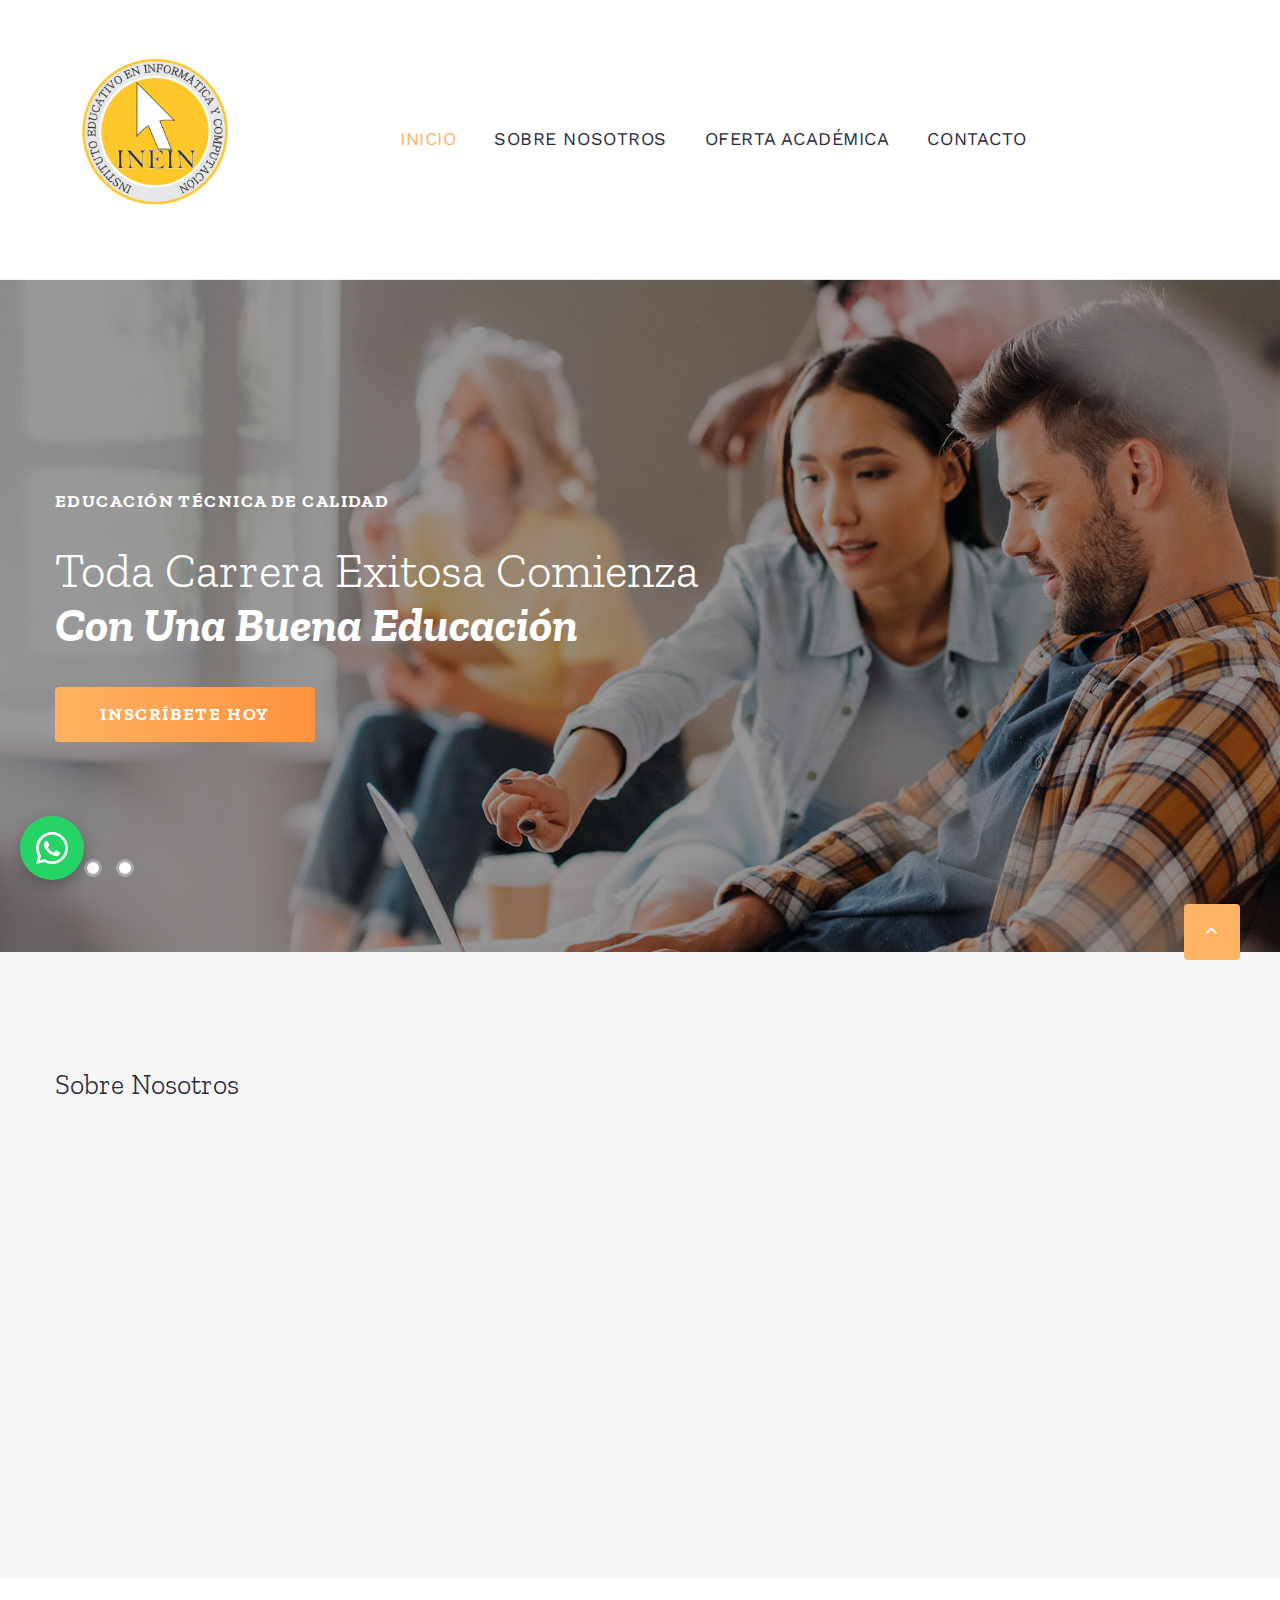
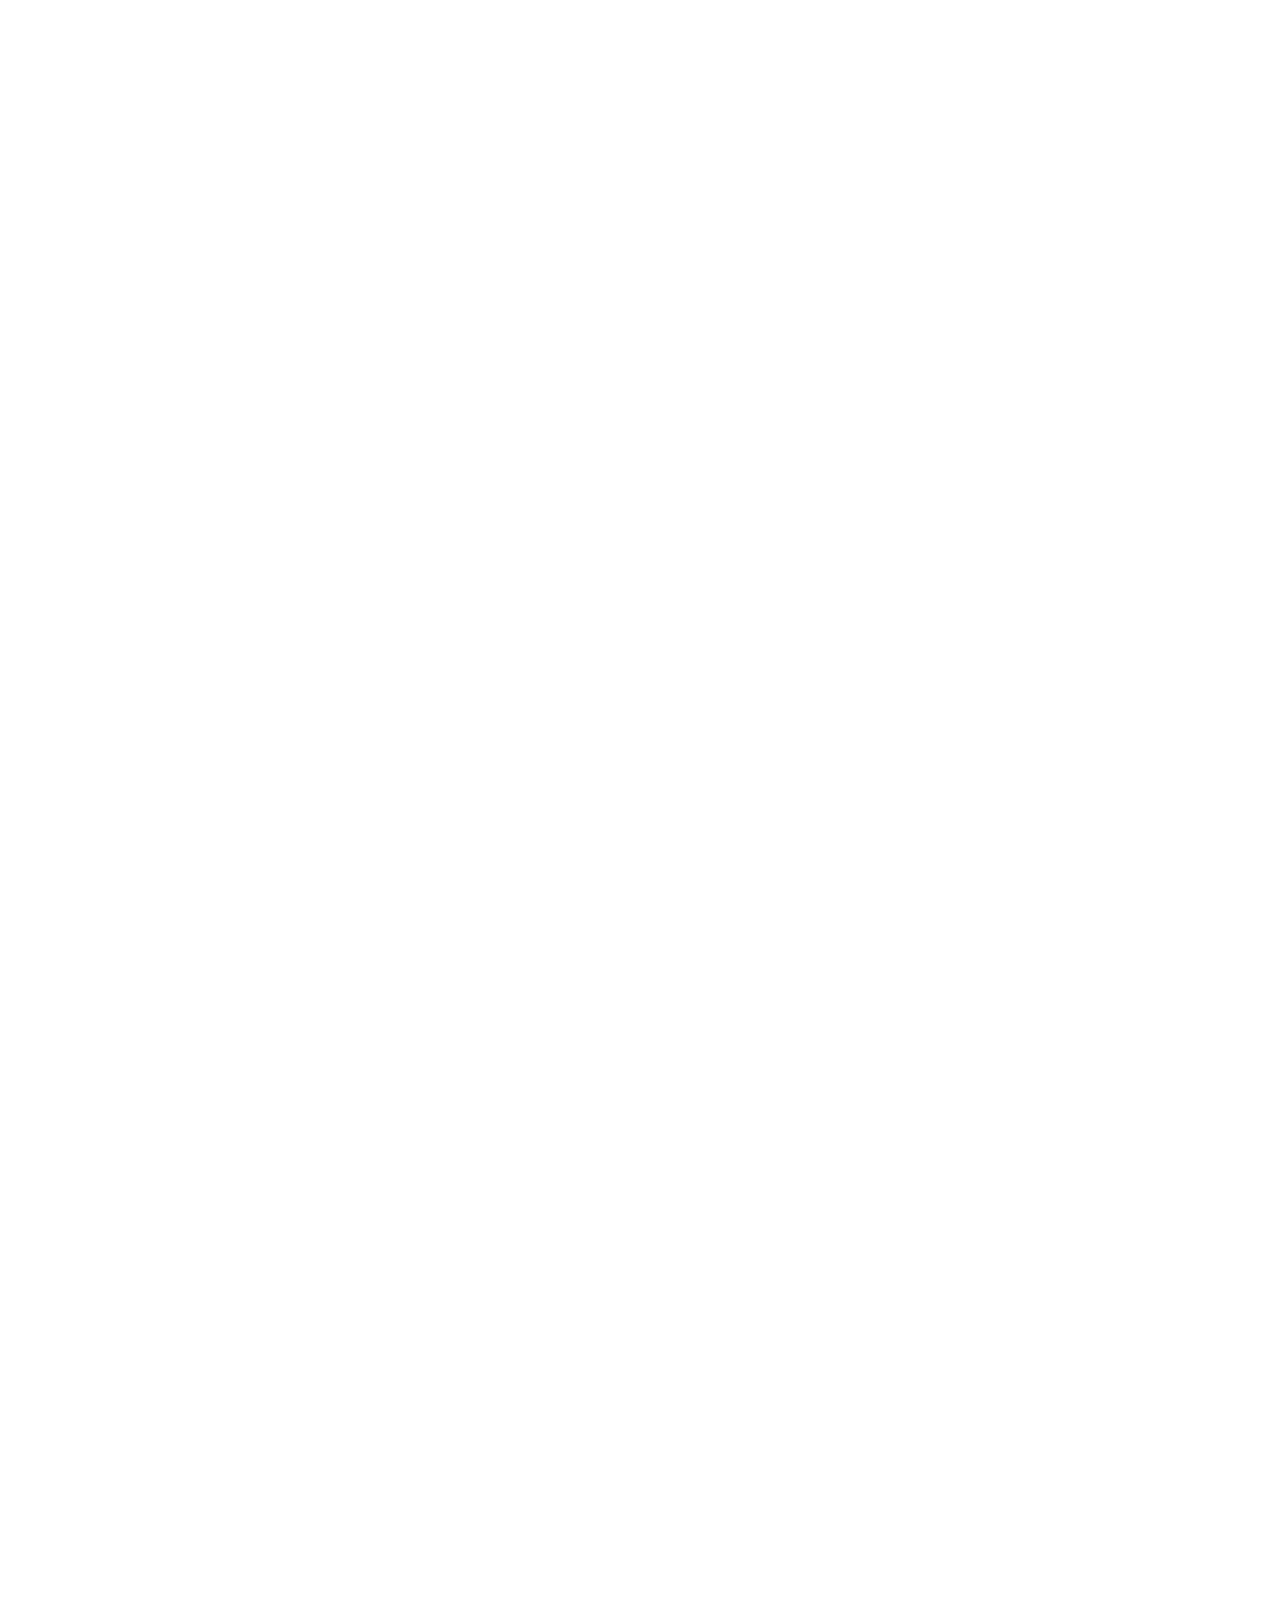
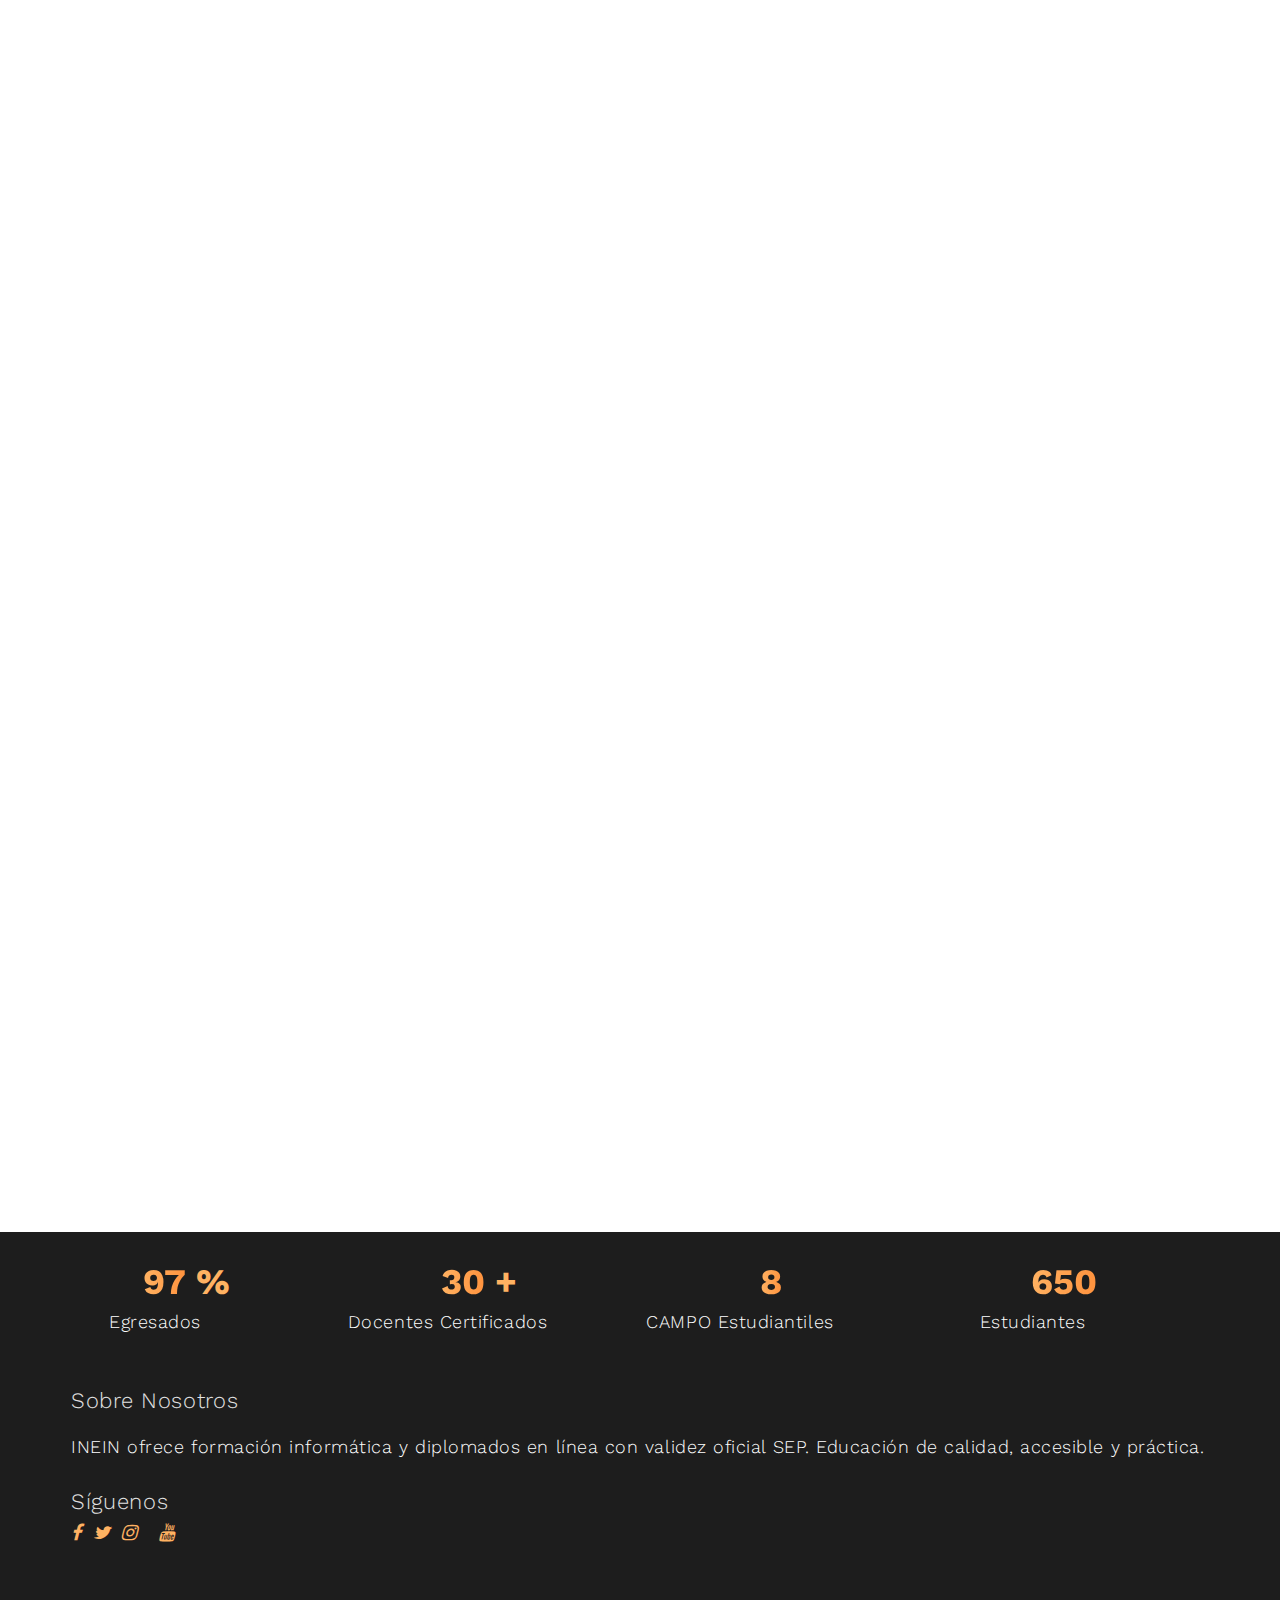
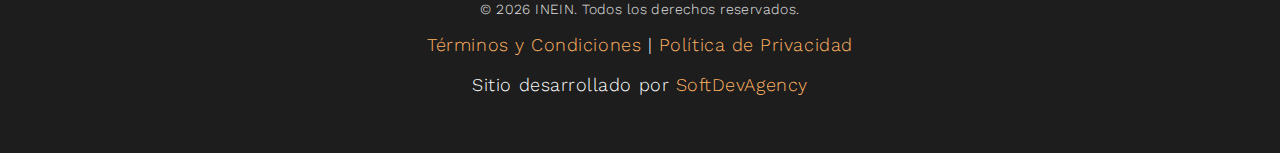
<file: index.html>
<!DOCTYPE html>
<html lang="es-MX" class="wide wow-animation">
<head>
  <meta charset="utf-8" />
  <meta name="viewport" content="width=device-width, initial-scale=1.0" />
  <meta http-equiv="X-UA-Compatible" content="IE=edge" />
  
  <title>INEIN | Instituto Educativo en Informática y Computación</title>
  <meta name="description" content="INEIN ofrece formación en informática, cursos y diplomados con validez oficial SEP en línea. Capacítate con nosotros en Sesecapa, Chiapas." />
  <meta name="keywords" content="INEIN, informática, educación SEP, cursos online, diplomados, computación, Sesecapa, Chiapas, capacitación laboral" />
  <meta name="author" content="INEIN - Instituto Educativo en Informática y Computación" />
  <meta name="robots" content="index, follow" />
  <link rel="canonical" href="https://www.ineinsesecapa.com/" />

  <!-- Favicons -->
  <link rel="icon" type="image/x-icon" href="images/favicon.ico" />

  <!-- Google Fonts -->
  <link href="https://fonts.googleapis.com/css?family=Work+Sans:300,400,500,700|Zilla+Slab:300,400,500,700,700i|Gloria+Hallelujah" rel="stylesheet" />

  <!-- CSS Files -->
  <link rel="stylesheet" href="css/bootstrap.css" />
  <link rel="stylesheet" href="css/fonts.css" />
  <link rel="stylesheet" href="css/style.css" />

  <!-- Compatibilidad IE (solo para versiones antiguas) -->
  <style>
    .ie-panel {
      display: none;
      background: #212121;
      padding: 10px 0;
      box-shadow: 3px 3px 5px 0 rgba(0,0,0,.3);
      clear: both;
      text-align: center;
      position: relative;
      z-index: 1;
    }
    html.ie-10 .ie-panel,
    html.lt-ie-10 .ie-panel {
      display: block;
    }
  </style>
</head>

<!-- Botón flotante de WhatsApp con SVG oficial -->
<a href="https://wa.me/5219181072407" class="whatsapp-float" target="_blank" aria-label="Chatea por WhatsApp">
  <svg class="whatsapp-icon" xmlns="http://www.w3.org/2000/svg" viewBox="0 0 32 32" fill="white">
    <path d="M16 .003C7.163.003 0 7.163 0 16c0 2.824.735 5.49 2.134 7.871L.057 31.943l8.236-2.038A15.899 15.899 0 0 0 16 32c8.837 0 16-7.163 16-16S24.837.003 16 .003zm0 29.281a13.317 13.317 0 0 1-6.788-1.84l-.486-.28-4.89 1.21 1.304-4.768-.316-.496A13.283 13.283 0 1 1 16 29.284zm7.254-9.5c-.397-.198-2.35-1.162-2.714-1.294-.364-.133-.63-.198-.896.199-.264.397-1.03 1.293-1.262 1.56-.232.265-.465.298-.861.1-.397-.199-1.677-.617-3.195-1.97-1.18-1.052-1.974-2.348-2.205-2.745-.232-.397-.025-.612.174-.81.18-.179.397-.464.595-.696.198-.232.264-.398.397-.663.133-.265.066-.498-.033-.696-.099-.199-.896-2.156-1.228-2.95-.324-.777-.655-.672-.896-.683l-.764-.015c-.265 0-.696.099-1.06.497s-1.395 1.364-1.395 3.33c0 1.965 1.427 3.861 1.626 4.129.198.265 2.807 4.281 6.805 6.004 3.998 1.722 3.998 1.149 4.714 1.08.715-.067 2.35-.957 2.68-1.881.331-.923.331-1.713.232-1.88-.1-.166-.365-.265-.763-.464z"/>
  </svg>
</a>

<!-- Estilo -->
<style>
  .whatsapp-float {
    position: fixed;
    bottom: 20px;
    left: 20px;
    width: 64px;
    height: 64px;
    background-color: #25D366;
    border-radius: 50%;
    display: flex;
    justify-content: center;
    align-items: center;
    box-shadow: 0 6px 16px rgba(0,0,0,0.3);
    z-index: 999;
    transition: transform 0.3s ease;
    animation: bounce 2s infinite;
    text-decoration: none;
  }

  .whatsapp-float:hover {
    transform: scale(1.1);
  }

  .whatsapp-icon {
    width: 32px;
    height: 32px;
  }

  @keyframes bounce {
    0%, 100% { transform: translateY(0); }
    50% { transform: translateY(-5px); }
  }
</style>


<!-- RD Navbar-->
<div class="rd-navbar-wrap">
  <nav class="rd-navbar rd-navbar-classic"
       data-layout="rd-navbar-fixed"
       data-lg-device-layout="rd-navbar-fixed"
       data-lg-layout="rd-navbar-static"
       data-lg-stick-up="true"
       data-lg-stick-up-offset="46px"
       data-md-device-layout="rd-navbar-fixed"
       data-md-layout="rd-navbar-fixed"
       data-sm-layout="rd-navbar-fixed"
       data-xl-device-layout="rd-navbar-static"
       data-xl-layout="rd-navbar-static"
       data-xl-stick-up="true"
       data-xl-stick-up-offset="46px"
       data-xxl-stick-up="true"
       data-xxl-stick-up-offset="46px">
    <div class="rd-navbar-main-outer">
      <div class="rd-navbar-main">
        <!-- RD Navbar Panel-->
        <div class="rd-navbar-panel">
          <!-- RD Navbar Toggle-->
          <button class="rd-navbar-toggle" data-rd-navbar-toggle=".rd-navbar-nav-wrap"><span></span></button>
          <!-- RD Navbar Brand-->
          <div class="rd-navbar-brand">
            <a class="brand" href="index">
  <img class="brand-logo-dark" src="images/logo-default-245x50.png" alt="Logo INEIN">
  <img class="brand-logo-light" src="images/logo-inverse-245x50.png" alt="Logo INEIN">
</a>

          </div>
        </div>
        <div class="rd-navbar-nav-wrap">
          <!-- RD Navbar Nav -->
          <ul class="rd-navbar-nav">
            <li class="rd-nav-item active"><a class="rd-nav-link" href="index">Inicio</a></li>
            <li class="rd-nav-item"><a class="rd-nav-link" href="nosotros">Sobre Nosotros</a></li>
            <li class="rd-nav-item"><a class="rd-nav-link" href="cursos">Oferta Académica</a></li>
            <li class="rd-nav-item"><a class="rd-nav-link" href="contactanos">Contacto</a></li>
          </ul>
        </div>
      </div>
    </div>
  </nav>
</div>
</header>

<section>
  <!-- Swiper-->
  <div class="swiper-container swiper-slider swiper-slider-1"
       data-autoplay="5000"
       data-loop="false"
       data-simulate-touch="false">
    <div class="swiper-wrapper">
    
      <div class="swiper-slide" data-slide-bg="images/swiper-slide-1.jpg">
        <div class="swiper-slide-caption context-dark">
          <div class="container">
            <div class="row">
              <div class="col-md-10 col-lg-7">
                <div class="box-animation">
                  <h6 data-caption-animate="slideInLeft" data-caption-delay="150">Educación Técnica de Calidad</h6>
                  <h2 data-caption-animate="slideInLeft" data-caption-delay="300">
                    Toda Carrera Exitosa Comienza <span class="text-italic font-weight-bold">Con Una Buena Educación</span>
                  </h2>
                  <div class="button-block" data-caption-animate="fadeInUp" data-caption-delay="450">
                    <a class="button button-primary-gradient" href="#"><span>Inscríbete hoy</span></a>
                  </div>
                </div>
              </div>
            </div>
          </div>
        </div>
      </div>
      
      <div class="swiper-slide" data-slide-bg="images/swiper-slide-2.jpg">
        <div class="swiper-slide-caption context-dark">
          <div class="container">
            <div class="row">
              <div class="col-md-10 col-lg-7">
                <div class="box-animation">
                  <h6 data-caption-animate="slideInLeft" data-caption-delay="150">Variedad de Programas</h6>
                  <h2 data-caption-animate="slideInLeft" data-caption-delay="300">
                    Brindando a los Estudiantes <span class="text-italic font-weight-bold">Educación Profesional</span>
                  </h2>
                  <div class="button-block" data-caption-animate="fadeInUp" data-caption-delay="450">
                    <a class="button button-primary-gradient" href="#"><span>Inscríbete hoy</span></a>
                  </div>
                </div>
              </div>
            </div>
          </div>
        </div>
      </div>
      
      <div class="swiper-slide" data-slide-bg="images/swiper-slide-3.jpg">
        <div class="swiper-slide-caption context-dark">
          <div class="container">
            <div class="row">
              <div class="col-md-10 col-lg-7">
                <div class="box-animation">
                  <h6 data-caption-animate="slideInLeft" data-caption-delay="150">Comunidad Educativa</h6>
                  <h2 data-caption-animate="slideInLeft" data-caption-delay="300">
                    Sé Parte de Nuestro CAMPO y <span class="text-italic font-weight-bold">Haz Amigos</span>
                  </h2>
                  <div class="button-block" data-caption-animate="fadeInUp" data-caption-delay="450">
                    <a class="button button-primary-gradient" href="#"><span>Inscríbete hoy</span></a>
                  </div>
                </div>
              </div>
            </div>
          </div>
        </div>
      </div>
      
    </div>
    <div class="swiper-pagination"></div>
  </div>
</section>

<section class="section section-lg bg-gray-100">
  <div class="container">
    <div class="row row-50 justify-content-center justify-content-lg-between">
      <div class="col-12">
        <h3 class="h-custom-1 f1">Sobre Nosotros</h3>
      </div>
      <div class="col-md-6 col-lg-5 col-xl-4 wow fadeIn">
        <p>
          En el Instituto Educativo en Informática y Computación (INEIN), ofrecemos capacitación en competencias digitales y diplomados especializados con validez oficial SEP y respaldo de la DGCFT. Brindamos una educación accesible, inclusiva y aplicada al entorno laboral actual.
        </p>
        <a class="button button-primary-gradient" href="nosotros"><span>Leer más</span></a>
      </div>
      <div class="col-md-6 col-xl-4 wow fadeIn" data-wow-delay=".2s">
        <!-- Barras de progreso al 100% -->
        <article class="progress-linear">
          <div class="progress-header">
            <p>Competencias Digitales</p><span class="progress-value">100%</span>
          </div>
          <div class="progress-bar-linear-wrap">
            <div class="progress-bar-linear" style="width:100%"></div>
          </div>
        </article>
        <article class="progress-linear">
          <div class="progress-header">
            <p>Diseño Web y Multimedia</p><span class="progress-value">100%</span>
          </div>
          <div class="progress-bar-linear-wrap">
            <div class="progress-bar-linear" style="width:100%"></div>
          </div>
        </article>
        <article class="progress-linear">
          <div class="progress-header">
            <p>Formación Docente</p><span class="progress-value">100%</span>
          </div>
          <div class="progress-bar-linear-wrap">
            <div class="progress-bar-linear" style="width:100%"></div>
          </div>
        </article>
        <article class="progress-linear">
          <div class="progress-header">
            <p>Diplomados en Línea</p><span class="progress-value">100%</span>
          </div>
          <div class="progress-bar-linear-wrap">
            <div class="progress-bar-linear" style="width:100%"></div>
          </div>
        </article>
        <article class="progress-linear">
          <div class="progress-header">
            <p>Educación para el Trabajo</p><span class="progress-value">100%</span>
          </div>
          <div class="progress-bar-linear-wrap">
            <div class="progress-bar-linear" style="width:100%"></div>
          </div>
        </article>
      </div>
      <div class="col-xl-4 wow fadeIn" data-wow-delay=".4s">
        <img class="img-rounded" src="images/home-1-369x341.jpg" alt="Aulas e instalaciones INEIN" />
      </div>
    </div>
  </div>
</section>

<!-- Featured Projects: Nuestros Cursos Destacados -->
<section class="section section-lg bg-default text-center">
  <div class="container">
    <h2 class="wow fadeIn">Nuestros Cursos Destacados</h2>
    <div class="row row-30 row-md-50 row-xl-70">
      
      <!-- Curso 1 -->
      <div class="col-sm-6 col-lg-4 wow fadeIn">
        <div class="post-minimal">
          <figure class="post-minimal-media">
            <a href="#"><img class="post-minimal-image" src="images/windows.png" alt="Sistema Operativo"></a>
          </figure>
          <div class="post-minimal-meta">
            <ul class="list-inline">
              <li class="list-inline-item">Herramienta:</li>
              <li class="list-inline-item">Windows</li>
            </ul>
          </div>
          <h4 class="post-minimal-title"><a href="#">Curso de Sistema Operativo</a></h4>
          <p>Aprende a manejar el sistema operativo Windows, así como una introducción a otros sistemas para PC y móviles.</p>
        </div>
      </div>

      <!-- Curso 2 -->
      <div class="col-sm-6 col-lg-4 wow fadeIn" data-wow-delay=".2s">
        <div class="post-minimal">
          <figure class="post-minimal-media">
            <a href="#"><img class="post-minimal-image" src="images/PROCESADOR DE TEXTO.png" alt="Procesador de Texto"></a>
          </figure>
          <div class="post-minimal-meta">
            <ul class="list-inline">
              <li class="list-inline-item">Herramienta:</li>
              <li class="list-inline-item">Word</li>
            </ul>
          </div>
          <h4 class="post-minimal-title"><a href="#">Curso de Procesador de Texto</a></h4>
          <p>Domina Microsoft Word para crear documentos profesionales, estructurados y listos para impresión o publicación.</p>
        </div>
      </div>

      <!-- Curso 3 -->
      <div class="col-sm-6 col-lg-4 wow fadeIn" data-wow-delay=".4s">
        <div class="post-minimal">
          <figure class="post-minimal-media">
            <a href="#"><img class="post-minimal-image" src="images/navegacion web.jpeg" alt="Navegación Web"></a>
          </figure>
          <div class="post-minimal-meta">
            <ul class="list-inline">
              <li class="list-inline-item">Herramienta:</li>
              <li class="list-inline-item">Internet</li>
            </ul>
          </div>
          <h4 class="post-minimal-title"><a href="#">Curso de Navegación en la Web</a></h4>
          <p>Aprende a usar distintos navegadores y motores de búsqueda para investigar y encontrar información de manera eficiente.</p>
        </div>
      </div>

      <!-- Curso 4 -->
      <div class="col-sm-6 col-lg-4 wow fadeIn">
        <div class="post-minimal">
          <figure class="post-minimal-media">
            <a href="#"><img class="post-minimal-image" src="images/hoja de calculo.jpg" alt="Hojas de Cálculo"></a>
          </figure>
          <div class="post-minimal-meta">
            <ul class="list-inline">
              <li class="list-inline-item">Herramienta:</li>
              <li class="list-inline-item">Excel</li>
            </ul>
          </div>
          <h4 class="post-minimal-title"><a href="#">Curso de Hojas de Cálculo</a></h4>
          <p>Desde operaciones básicas hasta facturación y gráficos, domina Excel para el trabajo y la educación.</p>
        </div>
      </div>

      <!-- Curso 5 -->
      <div class="col-sm-6 col-lg-4 wow fadeIn" data-wow-delay=".2s">
        <div class="post-minimal">
          <figure class="post-minimal-media">
            <a href="#"><img class="post-minimal-image" src="images/presentaciones digitales.png" alt="Presentaciones Digitales"></a>
          </figure>
          <div class="post-minimal-meta">
            <ul class="list-inline">
              <li class="list-inline-item">Herramientas:</li>
              <li class="list-inline-item">PowerPoint, Genially, Canva</li>
            </ul>
          </div>
          <h4 class="post-minimal-title"><a href="#">Curso de Presentaciones Digitales</a></h4>
          <p>Crea presentaciones impactantes y aprende técnicas de exposición para audiencias escolares y laborales.</p>
        </div>
      </div>

      <!-- Curso 6 -->
      <div class="col-sm-6 col-lg-4 wow fadeIn" data-wow-delay=".4s">
        <div class="post-minimal">
          <figure class="post-minimal-media">
            <a href="#"><img class="post-minimal-image" src="images/estructura de paginas web.png" alt="Estructura de Páginas Web"></a>
          </figure>
          <div class="post-minimal-meta">
            <ul class="list-inline">
              <li class="list-inline-item">Herramientas:</li>
              <li class="list-inline-item">HTML5, CSS3</li>
            </ul>
          </div>
          <h4 class="post-minimal-title"><a href="#">Curso de Estructura de Páginas Web</a></h4>
          <p>Aprende a maquetar y estructurar sitios web con HTML5 y CSS3, la base de la creación web moderna.</p>
        </div>
      </div>
    </div>

    <!-- Cursos ocultos -->
    <div id="extra-cursos" class="row row-30 row-md-50 row-xl-70" style="display: none;">
      <!-- Curso 7: Diseño de Imágenes -->
      <div class="col-sm-6 col-lg-4 wow fadeIn">
        <div class="post-minimal">
          <figure class="post-minimal-media">
            <a href="#"><img class="post-minimal-image" src="images/edicion de imagenes.jpg" alt="Diseño de Imágenes"></a>
          </figure>
          <div class="post-minimal-meta">
            <ul class="list-inline">
              <li class="list-inline-item">Herramientas:</li>
              <li class="list-inline-item">Canva, Photoshop</li>
            </ul>
          </div>
          <h4 class="post-minimal-title"><a href="#">Curso de Diseño de Imágenes</a></h4>
          <p>Aprende a crear imágenes visualmente atractivas para redes sociales, presentaciones y contenido institucional.</p>
        </div>
      </div>

      <!-- Curso 8: Diseño Vectorial -->
      <div class="col-sm-6 col-lg-4 wow fadeIn">
        <div class="post-minimal">
          <figure class="post-minimal-media">
            <a href="#"><img class="post-minimal-image" src="images/diseño vectorial.jpg" alt="Diseño Vectorial"></a>
          </figure>
          <div class="post-minimal-meta">
            <ul class="list-inline">
              <li class="list-inline-item">Herramientas:</li>
              <li class="list-inline-item">Illustrator, Inkscape</li>
            </ul>
          </div>
          <h4 class="post-minimal-title"><a href="#">Curso de Diseño Vectorial</a></h4>
          <p>Domina el uso de gráficos vectoriales para ilustraciones, logotipos, infografías y material impreso.</p>
        </div>
      </div>
    </div>

    <!-- Botón para mostrar más cursos -->
    <button id="ver-mas-cursos-btn" class="button button-lg button-primary-gradient wow fadeIn" data-wow-delay=".2s" type="button" onclick="mostrarCursos()">
      <span>Ver todos los cursos</span>
    </button>
  </div>
</section>

<!-- CSS para uniformar las imágenes -->
<style>
  .post-minimal-image {
    width: 100%;
    height: 220px;
    object-fit: cover;
    border-radius: 8px;
  }
</style>

<!-- JavaScript para mostrar los cursos ocultos -->
<script>
  function mostrarCursos() {
    const extraCursos = document.getElementById("extra-cursos");
    const boton = document.getElementById("ver-mas-cursos-btn");

    if (extraCursos) {
      extraCursos.style.display = "flex";
    }
    if (boton) {
      boton.style.display = "none";
    }
  }
</script>


<!-- Noticias y Actualizaciones (Diplomados Disponibles) -->
<section class="section section-lg bg-default text-center">
  <div class="container">
    <h2 class="wow fadeIn">Diplomados Disponibles</h2>
    <div class="row row-30 justify-content-center">
      
      <!-- Diplomado 1 -->
      <div class="col-sm-10 col-md-6 wow fadeIn">
        <a class="post-light context-dark" href="#" style="background-image: url(images/grid-blog-1-570x350.jpg);">
          <div class="post-light-inner">
            <div class="badge">Diplomado</div>
            <div class="post-light-main">
              <h4>Inteligencia Artificial en la Educación</h4>
              <p>Desarrollar competencias teóricas y prácticas en IA para mejorar la calidad de la enseñanza con un enfoque ético y personalizado.</p>
              <time class="post-light-time">Duración: 3 meses | Modalidad: En línea</time>
            </div>
          </div>
        </a>
      </div>

      <!-- Diplomado 2 -->
      <div class="col-sm-10 col-md-6 wow fadeIn" data-wow-delay=".2s">
        <a class="post-light context-dark" href="#" style="background-image: url(images/grid-blog-2-570x350.jpg);">
          <div class="post-light-inner">
            <div class="badge">Diplomado</div>
            <div class="post-light-main">
              <h4>La Nueva Escuela Mexicana</h4>
              <p>Fortalecer competencias pedagógicas y conocer las estrategias de la nueva política educativa para aprendizajes significativos.</p>
              <time class="post-light-time">Duración: 4 meses | Modalidad: En línea</time>
            </div>
          </div>
        </a>
      </div>

      <!-- Diplomado 3 -->
      <div class="col-sm-10 col-md-6 wow fadeIn">
        <a class="post-light context-dark" href="#" style="background-image: url(images/grid-blog-3-570x350.jpg);">
          <div class="post-light-inner">
            <div class="badge">Diplomado</div>
            <div class="post-light-main">
              <h4>Diseño Didáctico y Evaluación Curricular</h4>
              <p>Aprende metodologías activas, diseño de instrumentos de evaluación y gamificación para la innovación educativa.</p>
              <time class="post-light-time">Duración: 4 meses | Modalidad: En línea</time>
            </div>
          </div>
        </a>
      </div>

      <!-- Diplomado 4 -->
      <div class="col-sm-10 col-md-6 wow fadeIn" data-wow-delay=".2s">
        <a class="post-light context-dark" href="#" style="background-image: url(images/grid-blog-4-570x350.jpg);">
          <div class="post-light-inner">
            <div class="badge">Diplomado</div>
            <div class="post-light-main">
              <h4>Ciberseguridad</h4>
              <p>Capacítate en fundamentos, herramientas prácticas y principios éticos para proteger la información digital.</p>
              <time class="post-light-time">Duración: 3 meses | Modalidad: En línea</time>
            </div>
          </div>
        </a>
      </div>
    </div>

    <!-- Diplomados ocultos -->
<div id="extra-diplomados" class="row row-30 justify-content-center" style="display: none;">
  
  <!-- Diplomado 5: Recursos Humanos -->
  <div class="col-sm-10 col-md-6 wow fadeIn">
    <a class="post-light context-dark" href="#" style="background-image: url(images/grid-blog-5-570x350.jpg);">
      <div class="post-light-inner">
        <div class="badge">Diplomado</div>
        <div class="post-light-main">
          <h4>Recursos Humanos</h4>
          <p>Desarrolla habilidades para la gestión del talento humano, procesos de reclutamiento, capacitación y clima organizacional.</p>
          <time class="post-light-time">Duración: 4 meses | Modalidad: En línea</time>
        </div>
      </div>
    </a>
  </div>

  <!-- Diplomado 6: Diseño y Estrategias Didácticas en la Educación Moderna -->
  <div class="col-sm-10 col-md-6 wow fadeIn">
    <a class="post-light context-dark" href="#" style="background-image: url(images/grid-blog-6-570x350.jpg);">
      <div class="post-light-inner">
        <div class="badge">Diplomado</div>
        <div class="post-light-main">
          <h4>Diseño y Estrategias Didácticas en la Educación Moderna</h4>
          <p>Innova tus prácticas educativas aplicando metodologías activas y herramientas digitales centradas en el aprendizaje significativo.</p>
          <time class="post-light-time">Duración: 3 meses | Modalidad: En línea</time>
        </div>
      </div>
    </a>
  </div>

  <!-- Diplomado 7: Seguridad, Higiene y Salud Laboral -->
  <div class="col-sm-10 col-md-6 wow fadeIn">
    <a class="post-light context-dark" href="#" style="background-image: url(images/grid-blog-7-570x350.jpg);">
      <div class="post-light-inner">
        <div class="badge">Diplomado</div>
        <div class="post-light-main">
          <h4>Seguridad, Higiene y Salud Laboral</h4>
          <p>Adquiere conocimientos clave para prevenir riesgos laborales y fomentar entornos de trabajo seguros y saludables.</p>
          <time class="post-light-time">Duración: 3 meses | Modalidad: En línea</time>
        </div>
      </div>
    </a>
  </div>

</div>


    <!-- Botón para mostrar más -->
   <button id="ver-mas-btn" class="button button-lg button-primary-gradient wow fadeIn" data-wow-delay=".2s" type="button" onclick="mostrarDiplomados()">
  <span>Ver todos los diplomados</span>
</button>

  </div>
</section>
<script>
  function mostrarDiplomados() {
    document.getElementById("extra-diplomados").style.display = "flex";
    document.getElementById("ver-mas-btn").style.display = "none";
  }
</script>

<!-- Gallery -->
<section class="section oh text-center">
  <div class="owl-carousel owl-carousel-dots-space wow fadeIn" data-dots="true" data-items="2" data-lg-items="5" data-lightgallery="group" data-loop="false" data-margin="0" data-md-items="4" data-mouse-drag="false" data-nav="false" data-sm-items="3" data-stage-padding="0" data-xl-items="6">

    <!-- Imagen 1 -->
    <a class="thumbnail-thin" data-lightgallery="item" href="images/1.jpg">
      <div class="thumbnail-thin-inner">
        <img alt="Imagen 1" class="thumbnail-thin-image" src="images/1.jpg" width="320" height="320">
      </div>
    </a>

    <!-- Imagen 2 -->
    <a class="thumbnail-thin" data-lightgallery="item" href="images/2.jpg">
      <div class="thumbnail-thin-inner">
        <img alt="Imagen 2" class="thumbnail-thin-image" src="images/2.jpg" width="320" height="320">
      </div>
    </a>

    <!-- Imagen 3 -->
    <a class="thumbnail-thin" data-lightgallery="item" href="images/3.jpg">
      <div class="thumbnail-thin-inner">
        <img alt="Imagen 3" class="thumbnail-thin-image" src="images/3.jpg" width="320" height="320">
      </div>
    </a>

    <!-- Imagen 4 -->
    <a class="thumbnail-thin" data-lightgallery="item" href="images/4.jpg">
      <div class="thumbnail-thin-inner">
        <img alt="Imagen 4" class="thumbnail-thin-image" src="images/4.jpg" width="320" height="320">
      </div>
    </a>

    <!-- Imagen 5 -->
    <a class="thumbnail-thin" data-lightgallery="item" href="images/5.jpg">
      <div class="thumbnail-thin-inner">
        <img alt="Imagen 5" class="thumbnail-thin-image" src="images/5.jpg" width="320" height="320">
      </div>
    </a>

    <!-- Imagen 6 -->
    <a class="thumbnail-thin" data-lightgallery="item" href="images/6.jpg">
      <div class="thumbnail-thin-inner">
        <img alt="Imagen 6" class="thumbnail-thin-image" src="images/6.jpg" width="320" height="320">
      </div>
    </a>

    <!-- Imagen 7 -->
    <a class="thumbnail-thin" data-lightgallery="item" href="images/7.jpg">
      <div class="thumbnail-thin-inner">
        <img alt="Imagen 7" class="thumbnail-thin-image" src="images/7.jpg" width="320" height="320">
      </div>
    </a>

    <!-- Imagen 8 -->
    <a class="thumbnail-thin" data-lightgallery="item" href="images/8.jpg">
      <div class="thumbnail-thin-inner">
        <img alt="Imagen 8" class="thumbnail-thin-image" src="images/8.jpg" width="320" height="320">
      </div>
    </a>

  </div>
</section>

<footer class="section footer-classic bg-gray-950 py-4 text-white">
  <div class="container d-flex flex-wrap justify-content-between align-items-start">
    
    <!-- Contadores -->
    <div class="row footer-counters text-center py-2 w-100">
      <article class="col-6 col-md-3 counter-minimal mb-3">
        <div class="counter-minimal-counter">
          <div class="counter">97</div><span class="counter-postfix">%</span>
        </div>
        <p class="counter-minimal-title">Egresados</p>
      </article>
      <article class="col-6 col-md-3 counter-minimal mb-3">
        <div class="counter-minimal-counter">
          <div class="counter">30</div><span class="counter-postfix">+</span>
        </div>
        <p class="counter-minimal-title">Docentes Certificados</p>
      </article>
      <article class="col-6 col-md-3 counter-minimal mb-3">
        <div class="counter-minimal-counter">
          <div class="counter">8</div>
        </div>
        <p class="counter-minimal-title">CAMPO Estudiantiles</p>
      </article>
      <article class="col-6 col-md-3 counter-minimal mb-3">
        <div class="counter-minimal-counter">
          <div class="counter">650</div>
        </div>
        <p class="counter-minimal-title">Estudiantes</p>
      </article>
    </div>

    <!-- Sobre Nosotros -->
    <div class="footer-about mx-3 mt-4">
      <h5 class="footer-heading">Sobre Nosotros</h5>
      <p class="footer-text">
        INEIN ofrece formación informática y diplomados en línea con validez oficial SEP. Educación de calidad, accesible y práctica.
      </p>
    </div>

    <!-- Redes Sociales -->
    <div class="footer-social mx-3 mt-4">
      <h5 class="footer-heading">Síguenos</h5>
      <ul class="list-inline social-icons">
        <li class="list-inline-item"><a href="https://www.facebook.com/ineinsesecapa" target="_blank" rel="noopener noreferrer"><i class="fa fa-facebook-f"></i></a></li>
        <li class="list-inline-item"><a href="#" target="_blank" rel="noopener noreferrer"><i class="fa fa-twitter"></i></a></li>
        <li class="list-inline-item"><a href="#" target="_blank" rel="noopener noreferrer"><i class="fa fa-instagram"></i></a></li>
        <li class="list-inline-item"><a href="#" target="_blank" rel="noopener noreferrer"><i class="fa fa-linkedin-in"></i></a></li>
        <li class="list-inline-item"><a href="#" target="_blank" rel="noopener noreferrer"><i class="fa fa-youtube"></i></a></li>
      </ul>
    </div>
  </div>

  <!-- Derechos y enlaces -->
  <div class="footer-classic-aside text-center mt-4">
    <p class="rights mb-1">
      © <span class="copyright-year" id="year"></span> INEIN. Todos los derechos reservados.
    </p>
    <p class="mb-1">
      <a href="terminos" rel="nofollow">Términos y Condiciones</a> |
      <a href="privacidad" rel="nofollow">Política de Privacidad</a>
    </p>
    <p class="mb-0">
      Sitio desarrollado por <a href="https://softdevagency.com" target="_blank" rel="noopener noreferrer">SoftDevAgency</a>
    </p>
  </div>

  <!-- JS para año automático -->
  <script>
    document.getElementById('year').textContent = new Date().getFullYear();
  </script>
</footer>

</div>
<div class="snackbars" id="form-output-global"></div>
<script src="js/core.min.js"></script>
<script src="js/script.js"></script>
<!-- coded by Drel-->
</body>
</html>
</file>
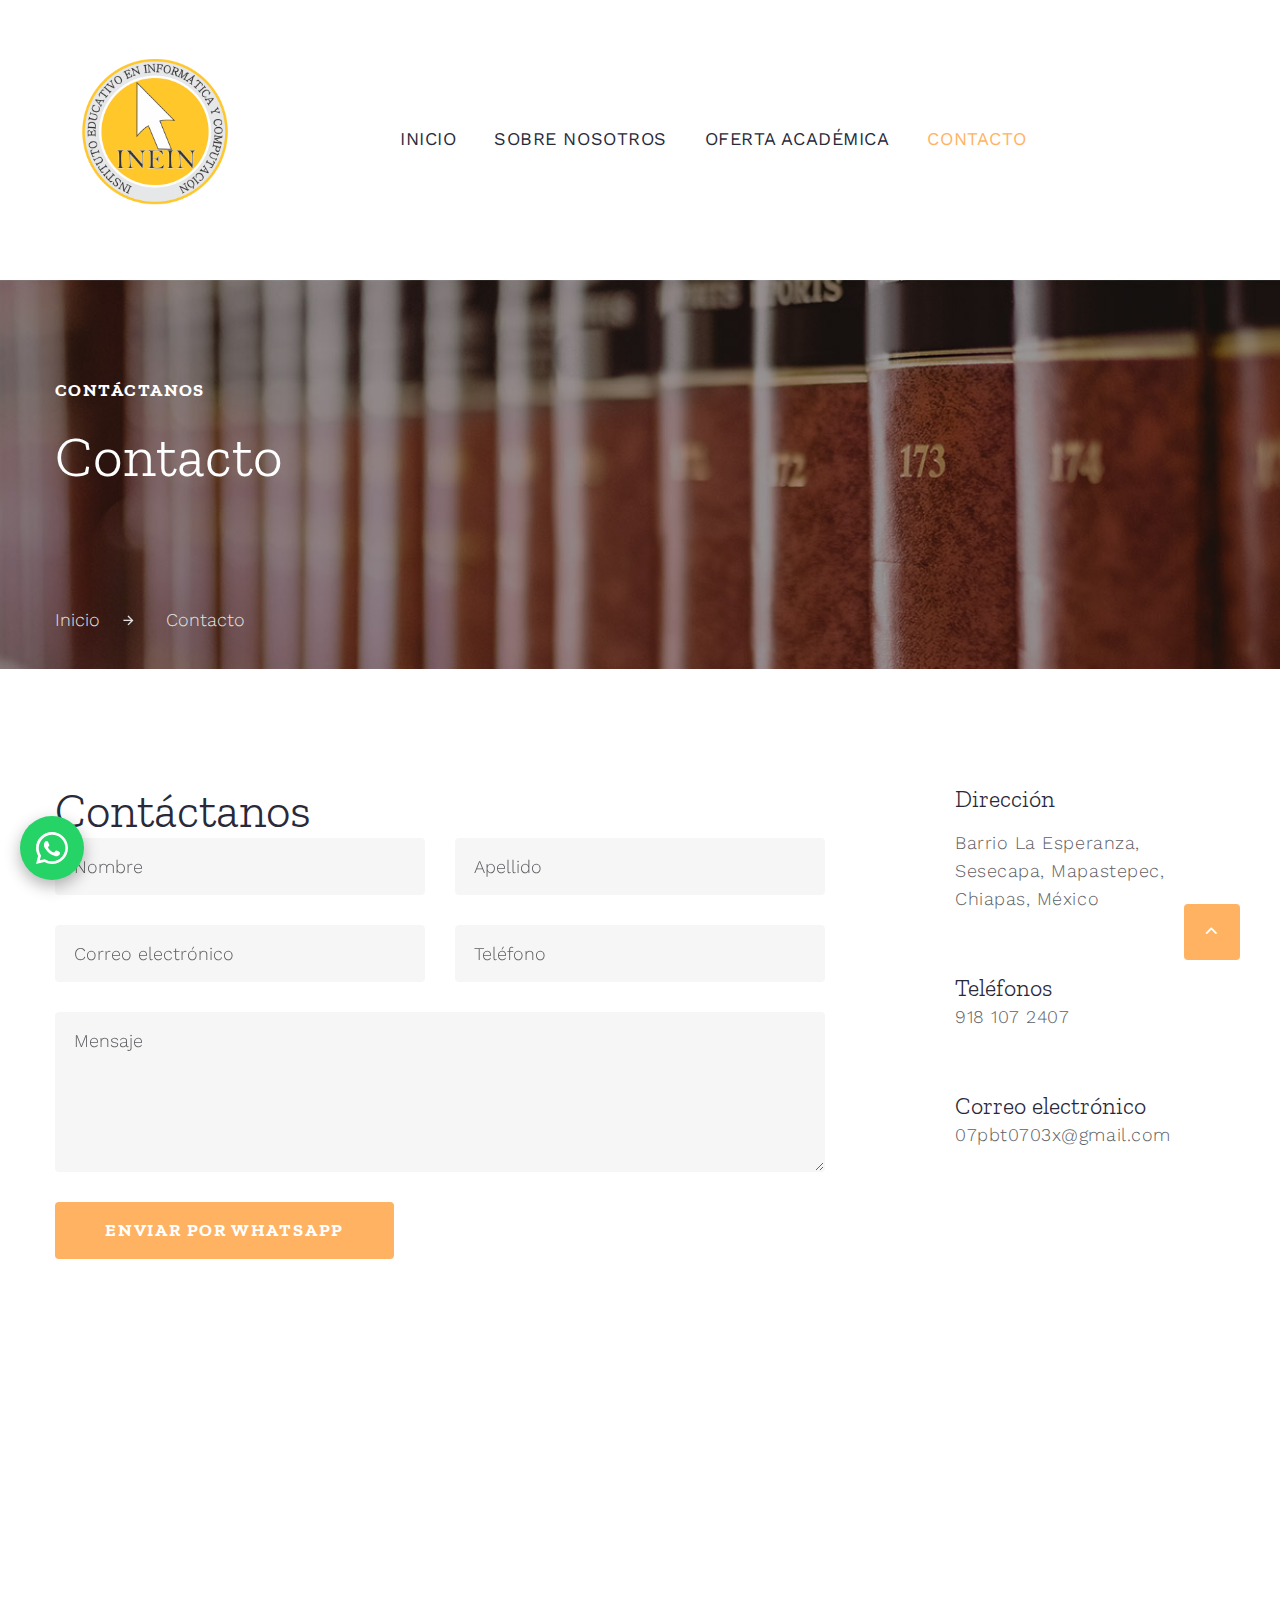
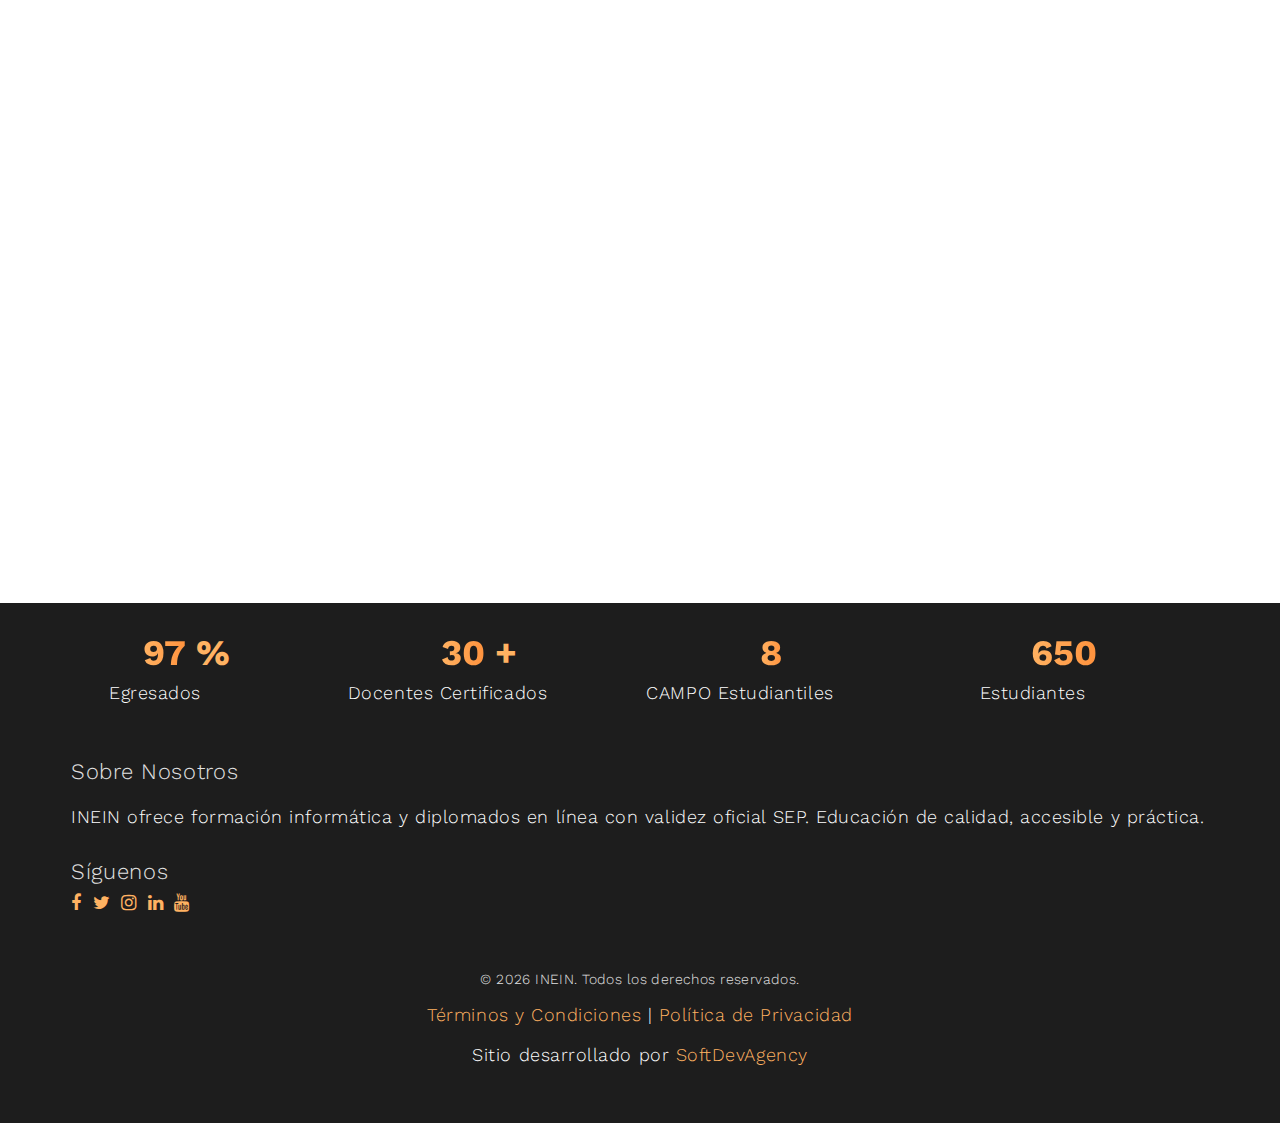
<file: contactanos.html>
<!DOCTYPE html>
<html lang="es-MX" class="wide wow-animation">
<head>
  <meta charset="utf-8" />
  <meta http-equiv="X-UA-Compatible" content="IE=edge" />

  <title>Contacto | INEIN Sesecapa</title>
  <meta name="viewport" content="width=device-width, initial-scale=1.0" />
  <meta name="description" content="Ponte en contacto con INEIN Sesecapa para resolver tus dudas sobre cursos, diplomados y servicios educativos. Dirección, teléfono y correo disponibles." />
  <meta name="keywords" content="INEIN, contacto, Sesecapa, Tapachula, cursos SEP, educación informática, diplomados Chiapas" />
  <meta name="author" content="INEIN - Instituto Educativo en Informática y Computación" />
  <meta name="robots" content="index, follow" />
  <link rel="canonical" href="https://www.ineinsesecapa.com/contactanos" />
<!-- Font Awesome CDN -->
<link rel="stylesheet" href="https://cdnjs.cloudflare.com/ajax/libs/font-awesome/6.5.0/css/all.min.css" integrity="sha512-..." crossorigin="anonymous" referrerpolicy="no-referrer" />

  <!-- Favicon -->
  <link rel="icon" href="images/favicon.ico" type="image/x-icon" />

  <!-- Google Fonts -->
  <link rel="stylesheet" href="https://fonts.googleapis.com/css?family=Work+Sans:300,400,500,700|Zilla+Slab:300,400,500,700,700i|Gloria+Hallelujah" />

  <!-- CSS -->
  <link rel="stylesheet" href="css/bootstrap.css" />
  <link rel="stylesheet" href="css/fonts.css" />
  <link rel="stylesheet" href="css/style.css" />

  <!-- Compatibilidad IE -->
  <style>
    .ie-panel {
      display: none;
      background: #212121;
      padding: 10px 0;
      box-shadow: 3px 3px 5px 0 rgba(0,0,0,.3);
      clear: both;
      text-align: center;
      position: relative;
      z-index: 1;
    }
    html.ie-10 .ie-panel,
    html.lt-ie-10 .ie-panel {
      display: block;
    }
  </style>
</head>
<!-- Botón flotante de WhatsApp con SVG oficial -->
<a href="https://wa.me/5219181072407" class="whatsapp-float" target="_blank" aria-label="Chatea por WhatsApp">
  <svg class="whatsapp-icon" xmlns="http://www.w3.org/2000/svg" viewBox="0 0 32 32" fill="white">
    <path d="M16 .003C7.163.003 0 7.163 0 16c0 2.824.735 5.49 2.134 7.871L.057 31.943l8.236-2.038A15.899 15.899 0 0 0 16 32c8.837 0 16-7.163 16-16S24.837.003 16 .003zm0 29.281a13.317 13.317 0 0 1-6.788-1.84l-.486-.28-4.89 1.21 1.304-4.768-.316-.496A13.283 13.283 0 1 1 16 29.284zm7.254-9.5c-.397-.198-2.35-1.162-2.714-1.294-.364-.133-.63-.198-.896.199-.264.397-1.03 1.293-1.262 1.56-.232.265-.465.298-.861.1-.397-.199-1.677-.617-3.195-1.97-1.18-1.052-1.974-2.348-2.205-2.745-.232-.397-.025-.612.174-.81.18-.179.397-.464.595-.696.198-.232.264-.398.397-.663.133-.265.066-.498-.033-.696-.099-.199-.896-2.156-1.228-2.95-.324-.777-.655-.672-.896-.683l-.764-.015c-.265 0-.696.099-1.06.497s-1.395 1.364-1.395 3.33c0 1.965 1.427 3.861 1.626 4.129.198.265 2.807 4.281 6.805 6.004 3.998 1.722 3.998 1.149 4.714 1.08.715-.067 2.35-.957 2.68-1.881.331-.923.331-1.713.232-1.88-.1-.166-.365-.265-.763-.464z"/>
  </svg>
</a>

<!-- Estilo -->
<style>
  .whatsapp-float {
    position: fixed;
    bottom: 20px;
    left: 20px;
    width: 64px;
    height: 64px;
    background-color: #25D366;
    border-radius: 50%;
    display: flex;
    justify-content: center;
    align-items: center;
    box-shadow: 0 6px 16px rgba(0,0,0,0.3);
    z-index: 999;
    transition: transform 0.3s ease;
    animation: bounce 2s infinite;
    text-decoration: none;
  }

  .whatsapp-float:hover {
    transform: scale(1.1);
  }

  .whatsapp-icon {
    width: 32px;
    height: 32px;
  }

  @keyframes bounce {
    0%, 100% { transform: translateY(0); }
    50% { transform: translateY(-5px); }
  }
</style>


<!-- RD Navbar-->
<div class="rd-navbar-wrap">
<nav class="rd-navbar rd-navbar-classic" data-layout="rd-navbar-fixed" data-lg-device-layout="rd-navbar-fixed" data-lg-layout="rd-navbar-static" data-lg-stick-up="true" data-lg-stick-up-offset="46px" data-md-device-layout="rd-navbar-fixed" data-md-layout="rd-navbar-fixed" data-sm-layout="rd-navbar-fixed" data-xl-device-layout="rd-navbar-static" data-xl-layout="rd-navbar-static" data-xl-stick-up="true" data-xl-stick-up-offset="46px" data-xxl-stick-up="true" data-xxl-stick-up-offset="46px">
<div class="rd-navbar-main-outer">
<div class="rd-navbar-main">
<!-- RD Navbar Panel-->
<div class="rd-navbar-panel">
<!-- RD Navbar Toggle-->
<button class="rd-navbar-toggle" data-rd-navbar-toggle=".rd-navbar-nav-wrap"><span></span></button>
<!-- RD Navbar Brand-->
<div class="rd-navbar-brand"><a class="brand" href="index"><img alt="" class="brand-logo-dark" height="50" src="images/logo-default-245x50.png" width="245"/><img alt="" class="brand-logo-light" height="50" src="images/logo-inverse-245x50.png" width="245"/></a>
</div>
</div>
<div class="rd-navbar-nav-wrap">
<!-- RD Navbar Nav		-->
<ul class="rd-navbar-nav">
<li class="rd-nav-item"><a class="rd-nav-link" href="index">Inicio</a>
</li>
<li class="rd-nav-item"><a class="rd-nav-link" href="nosotros">Sobre Nosotros</a>
</li>
<li class="rd-nav-item"><a class="rd-nav-link" href="cursos">Oferta Académica</a>
</li>
<li class="rd-nav-item active"><a class="rd-nav-link" href="contactanos">Contacto</a>
</li>
</ul>
</div>
</div>
</div>
</nav>
</div>
<div class="breadcrumbs-custom">
<div class="container breadcrumbs-custom-container">
<div class="breadcrumbs-custom-inner context-dark">
<div class="breadcrumbs-custom-item">
<h6>Contáctanos</h6>
<h1 class="breadcrumbs-custom-title">Contacto</h1>
</div>
<ul class="breadcrumbs-custom-path">
<li>Inicio</li>
<li class="active">Contacto</li>
</ul>
</div>
</div>
</div>
</header>
<!-- Contáctanos con WhatsApp -->
<section class="section section-lg bg-default">
  <div class="container">
    <div class="row row-50 justify-content-xl-between flex-lg-row-reverse">
      <div class="col-lg-4 col-xl-3">
        <div class="row row-30 row-xl-60">
          <div class="col-sm-4 col-lg-12">
            <h4>Dirección</h4>
            <p><a class="link-default" href="https://maps.app.goo.gl/XCVsjUKrt1JvBP5P8">Barrio La Esperanza, Sesecapa, Mapastepec, Chiapas, México</a></p>
          </div>
          <div class="col-sm-4 col-lg-12">
            <h4>Teléfonos</h4>
            <ul class="list-0"><li><a class="link-default" href="tel:9181072407">918 107 2407</a></li></ul>
          </div>
          <div class="col-sm-4 col-lg-12">
            <h4>Correo electrónico</h4>
            <ul class="list-0"><li><a class="link-default" href="mailto:07pbt0703x@gmail.com">07pbt0703x@gmail.com</a></li></ul>
          </div>
        </div>
      </div>

      <div class="col-lg-8">
        <h2>Contáctanos</h2>
        <form id="whatsapp-form" onsubmit="enviarPorWhatsApp(event)">
          <div class="row row-30">
            <div class="col-md-6">
              <div class="form-wrap">
                <input class="form-input" id="contact-first-name" name="first-name" type="text" required />
                <label class="form-label" for="contact-first-name">Nombre</label>
              </div>
            </div>
            <div class="col-md-6">
              <div class="form-wrap">
                <input class="form-input" id="contact-last-name" name="last-name" type="text" required />
                <label class="form-label" for="contact-last-name">Apellido</label>
              </div>
            </div>
            <div class="col-md-6">
              <div class="form-wrap">
                <label class="form-label" for="contact-email">Correo electrónico</label>
                <input class="form-input" id="contact-email" name="email" type="email" required />
              </div>
            </div>
            <div class="col-md-6">
              <div class="form-wrap">
                <label class="form-label" for="contact-phone">Teléfono</label>
                <input class="form-input" id="contact-phone" name="phone" type="text" required />
              </div>
            </div>
            <div class="col-12">
              <div class="form-wrap">
                <label class="form-label" for="contact-message">Mensaje</label>
                <textarea class="form-input" id="contact-message" name="message" required></textarea>
              </div>
            </div>
            <div class="col-12">
              <button class="button button-lg button-primary button-raven" type="submit">Enviar por WhatsApp</button>
            </div>
          </div>
        </form>
      </div>
    </div>
  </div>
</section>

<script>
  function enviarPorWhatsApp(event) {
    event.preventDefault();

    const nombre = document.getElementById("contact-first-name").value;
    const apellido = document.getElementById("contact-last-name").value;
    const email = document.getElementById("contact-email").value;
    const telefono = document.getElementById("contact-phone").value;
    const mensaje = document.getElementById("contact-message").value;

    const texto = `*Formulario de contacto INEIN*%0A
*Nombre:* ${nombre} ${apellido}%0A
*Correo:* ${email}%0A
*Teléfono:* ${telefono}%0A
*Mensaje:* ${mensaje}`;

    const numeroDestino = "5219181072407"; // Número con código de país, sin símbolos
    const url = `https://wa.me/${numeroDestino}?text=${encodeURIComponent(texto)}`;
    window.open(url, "_blank");
  }
</script>

<!-- Google Map Integrado -->
<section class="section section-lg">
  <div class="container text-center">
    <h2 class="wow fadeIn">Ubicación</h2>
    <p class="wow fadeIn" data-wow-delay=".2s">Encuéntranos en Sesecapa, Mapastepec, Chiapas</p>
    <div class="mt-4">
      <iframe 
        src="https://www.google.com/maps/embed?pb=!1m18!1m12!1m3!1d15386.074581668481!2d-92.82578375!3d15.4025339!2m3!1f0!2f0!3f0!3m2!1i1024!2i768!4f13.1!3m3!1m2!1s0x8592408fa48637f9%3A0xb520f32ed46b6a1b!2s30563%20Sesecapa%2C%20Chis.!5e0!3m2!1ses-419!2smx!4v1753934419930!5m2!1ses-419!2smx" 
        width="100%" 
        height="450" 
        style="border:0; border-radius: 12px;" 
        allowfullscreen="" 
        loading="lazy" 
        referrerpolicy="no-referrer-when-downgrade">
      </iframe>
    </div>
  </div>
</section>

<footer class="section footer-classic bg-gray-950 py-4 text-white">
  <div class="container d-flex flex-wrap justify-content-between align-items-start">
    
    <!-- Contadores -->
    <div class="row footer-counters text-center py-2 w-100">
      <article class="col-6 col-md-3 counter-minimal mb-3">
        <div class="counter-minimal-counter">
          <div class="counter">97</div><span class="counter-postfix">%</span>
        </div>
        <p class="counter-minimal-title">Egresados</p>
      </article>
      <article class="col-6 col-md-3 counter-minimal mb-3">
        <div class="counter-minimal-counter">
          <div class="counter">30</div><span class="counter-postfix">+</span>
        </div>
        <p class="counter-minimal-title">Docentes Certificados</p>
      </article>
      <article class="col-6 col-md-3 counter-minimal mb-3">
        <div class="counter-minimal-counter">
          <div class="counter">8</div>
        </div>
        <p class="counter-minimal-title">CAMPO Estudiantiles</p>
      </article>
      <article class="col-6 col-md-3 counter-minimal mb-3">
        <div class="counter-minimal-counter">
          <div class="counter">650</div>
        </div>
        <p class="counter-minimal-title">Estudiantes</p>
      </article>
    </div>

    <!-- Sobre Nosotros -->
    <div class="footer-about mx-3 mt-4">
      <h5 class="footer-heading">Sobre Nosotros</h5>
      <p class="footer-text">
        INEIN ofrece formación informática y diplomados en línea con validez oficial SEP. Educación de calidad, accesible y práctica.
      </p>
    </div>

    <!-- Redes Sociales -->
    <div class="footer-social mx-3 mt-4">
      <h5 class="footer-heading">Síguenos</h5>
      <ul class="list-inline social-icons">
        <li class="list-inline-item"><a href="https://www.facebook.com/ineinsesecapa" target="_blank" rel="noopener noreferrer"><i class="fa fa-facebook-f"></i></a></li>
        <li class="list-inline-item"><a href="#" target="_blank" rel="noopener noreferrer"><i class="fa fa-twitter"></i></a></li>
        <li class="list-inline-item"><a href="#" target="_blank" rel="noopener noreferrer"><i class="fa fa-instagram"></i></a></li>
        <li class="list-inline-item"><a href="#" target="_blank" rel="noopener noreferrer"><i class="fa fa-linkedin-in"></i></a></li>
        <li class="list-inline-item"><a href="#" target="_blank" rel="noopener noreferrer"><i class="fa fa-youtube"></i></a></li>
      </ul>
    </div>
  </div>

  <!-- Derechos y enlaces -->
  <div class="footer-classic-aside text-center mt-4">
    <p class="rights mb-1">
      © <span class="copyright-year" id="year"></span> INEIN. Todos los derechos reservados.
    </p>
    <p class="mb-1">
      <a href="terminos" rel="nofollow">Términos y Condiciones</a> |
      <a href="privacidad" rel="nofollow">Política de Privacidad</a>
    </p>
    <p class="mb-0">
      Sitio desarrollado por <a href="https://softdevagency.com" target="_blank" rel="noopener noreferrer">SoftDevAgency</a>
    </p>
  </div>

  <!-- JS para año automático -->
  <script>
    document.getElementById('year').textContent = new Date().getFullYear();
  </script>
</footer>

</div>
<div class="snackbars" id="form-output-global"></div>
<script src="js/core.min.js"></script>
<script src="js/script.js"></script>
</body>
</html>
</file>
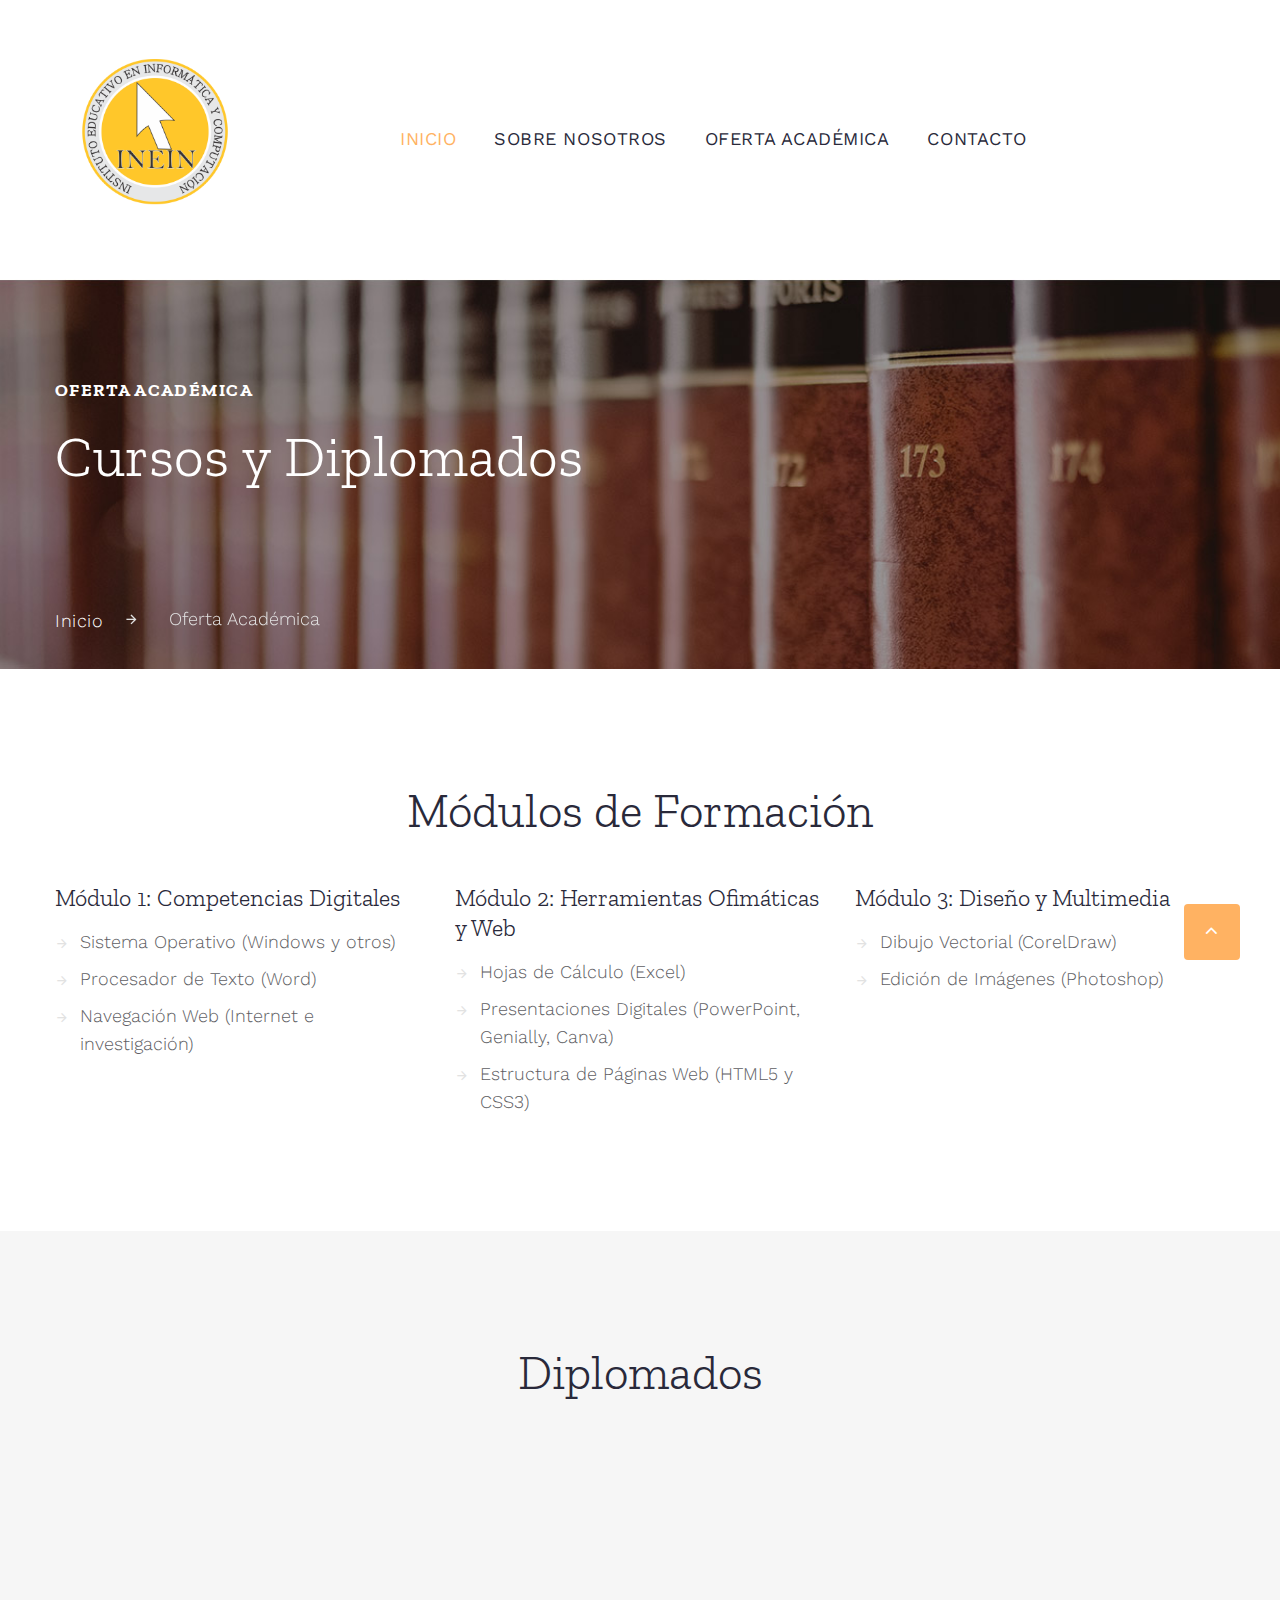
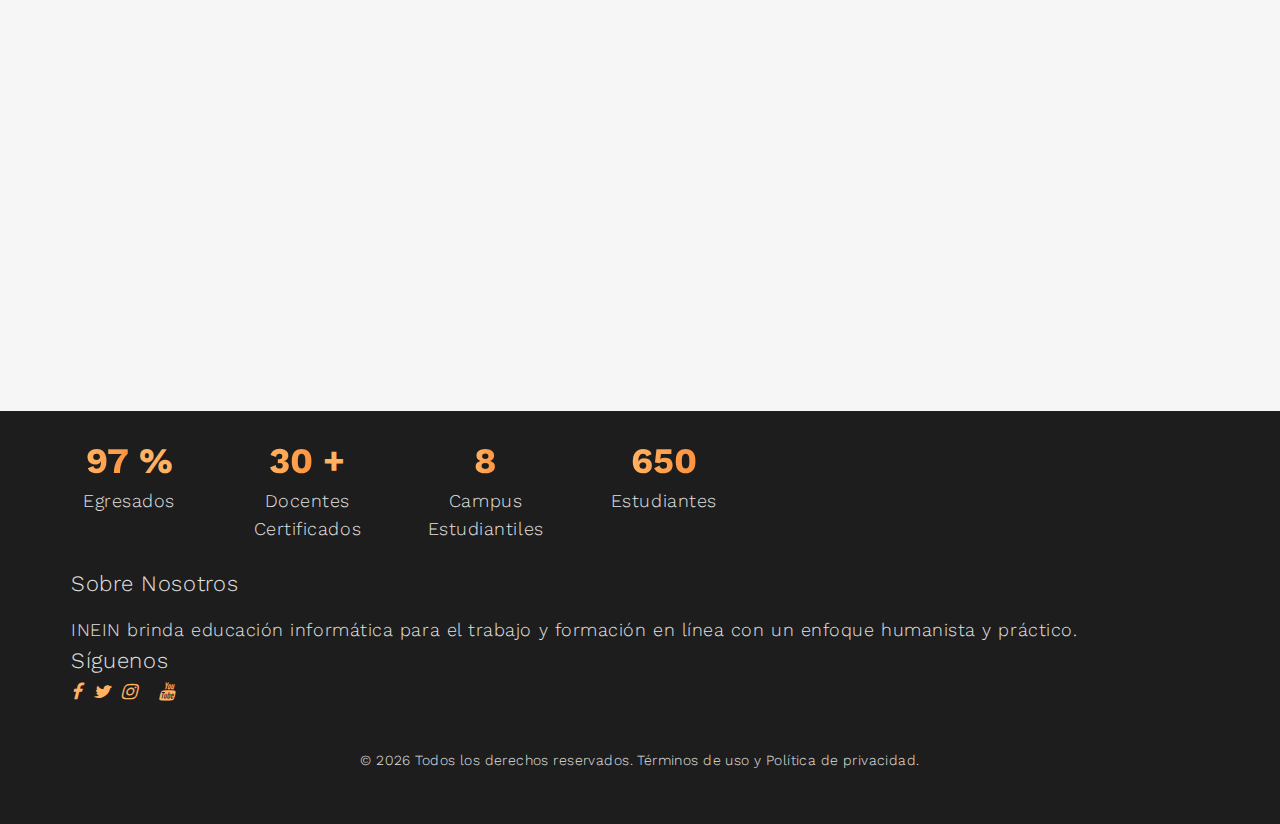
<file: cursos.html>
<!DOCTYPE html>
<html lang="es-MX" class="wide wow-animation">
<head>
  <meta charset="utf-8" />
  <meta http-equiv="X-UA-Compatible" content="IE=edge" />

  <title>Oferta Académica | INEIN Sesecapa</title>
  <meta name="viewport" content="width=device-width, initial-scale=1.0" />
  <meta name="description" content="Conoce los cursos y diplomados que INEIN Sesecapa ofrece con validez oficial de la SEP. Formación informática, práctica y accesible en Chiapas." />
  <meta name="keywords" content="INEIN, cursos SEP, diplomados online, informática, Sesecapa, Tapachula, Chiapas, educación digital, capacitación" />
  <meta name="author" content="INEIN - Instituto Educativo en Informática y Computación" />
  <meta name="robots" content="index, follow" />
  <link rel="canonical" href="https://www.ineinsesecapa.com/cursos" />

  <!-- Favicon -->
  <link rel="icon" href="images/favicon.ico" type="image/x-icon" />

  <!-- Google Fonts -->
  <link href="https://fonts.googleapis.com/css?family=Work+Sans:300,400,500,700|Zilla+Slab:300,400,500,700,700i|Gloria+Hallelujah" rel="stylesheet" />

  <!-- CSS Files -->
  <link rel="stylesheet" href="css/bootstrap.css" />
  <link rel="stylesheet" href="css/fonts.css" />
  <link rel="stylesheet" href="css/style.css" />

  <!-- Compatibilidad IE -->
  <style>
    .ie-panel {
      display: none;
      background: #212121;
      padding: 10px 0;
      box-shadow: 3px 3px 5px 0 rgba(0,0,0,.3);
      text-align: center;
      position: relative;
      z-index: 1;
    }
    html.ie-10 .ie-panel,
    html.lt-ie-10 .ie-panel {
      display: block;
    }
  </style>
  <!-- RD Navbar-->
<div class="rd-navbar-wrap">
  <nav class="rd-navbar rd-navbar-classic"
       data-layout="rd-navbar-fixed"
       data-lg-device-layout="rd-navbar-fixed"
       data-lg-layout="rd-navbar-static"
       data-lg-stick-up="true"
       data-lg-stick-up-offset="46px"
       data-md-device-layout="rd-navbar-fixed"
       data-md-layout="rd-navbar-fixed"
       data-sm-layout="rd-navbar-fixed"
       data-xl-device-layout="rd-navbar-static"
       data-xl-layout="rd-navbar-static"
       data-xl-stick-up="true"
       data-xl-stick-up-offset="46px"
       data-xxl-stick-up="true"
       data-xxl-stick-up-offset="46px">
    <div class="rd-navbar-main-outer">
      <div class="rd-navbar-main">
        <!-- RD Navbar Panel-->
        <div class="rd-navbar-panel">
          <!-- RD Navbar Toggle-->
          <button class="rd-navbar-toggle" data-rd-navbar-toggle=".rd-navbar-nav-wrap"><span></span></button>
          <!-- RD Navbar Brand-->
          <div class="rd-navbar-brand">
            <a class="brand" href="index">
  <img class="brand-logo-dark" src="images/logo-default-245x50.png" alt="Logo INEIN">
  <img class="brand-logo-light" src="images/logo-inverse-245x50.png" alt="Logo INEIN">
</a>

          </div>
        </div>
        <div class="rd-navbar-nav-wrap">
          <!-- RD Navbar Nav -->
          <ul class="rd-navbar-nav">
            <li class="rd-nav-item active"><a class="rd-nav-link" href="index">Inicio</a></li>
            <li class="rd-nav-item"><a class="rd-nav-link" href="nosotros">Sobre Nosotros</a></li>
            <li class="rd-nav-item"><a class="rd-nav-link" href="cursos">Oferta Académica</a></li>
            <li class="rd-nav-item"><a class="rd-nav-link" href="contactanos">Contacto</a></li>
          </ul>
        </div>
      </div>
    </div>
  </nav>
</div>
</head>

  <!-- Breadcrumbs -->
  <div class="breadcrumbs-custom">
    <div class="container breadcrumbs-custom-container">
      <div class="breadcrumbs-custom-inner context-dark">
        <div class="breadcrumbs-custom-item">
          <h6>Oferta Académica</h6>
          <h1 class="breadcrumbs-custom-title">Cursos y Diplomados</h1>
        </div>
        <ul class="breadcrumbs-custom-path">
          <li><a href="index">Inicio</a></li>
          <li class="active">Oferta Académica</li>
        </ul>
      </div>
    </div>
  </div>

  <!-- Módulos -->
  <section class="section section-lg bg-default text-center">
    <div class="container">
      <h2>Módulos de Formación</h2>
      <div class="row row-30 row-xl-50">
        <div class="col-sm-6 col-lg-4 wow fadeIn">
          <article class="post-minimal">
            <h4>Módulo 1: Competencias Digitales</h4>
            <ul class="list-marked">
              <li>Sistema Operativo (Windows y otros)</li>
              <li>Procesador de Texto (Word)</li>
              <li>Navegación Web (Internet e investigación)</li>
            </ul>
          </article>
        </div>
        <div class="col-sm-6 col-lg-4 wow fadeIn" data-wow-delay=".2s">
          <article class="post-minimal">
            <h4>Módulo 2: Herramientas Ofimáticas y Web</h4>
            <ul class="list-marked">
              <li>Hojas de Cálculo (Excel)</li>
              <li>Presentaciones Digitales (PowerPoint, Genially, Canva)</li>
              <li>Estructura de Páginas Web (HTML5 y CSS3)</li>
            </ul>
          </article>
        </div>
        <div class="col-sm-6 col-lg-4 wow fadeIn" data-wow-delay=".4s">
          <article class="post-minimal">
            <h4>Módulo 3: Diseño y Multimedia</h4>
            <ul class="list-marked">
              <li>Dibujo Vectorial (CorelDraw)</li>
              <li>Edición de Imágenes (Photoshop)</li>
            </ul>
          </article>
        </div>
      </div>
    </div>
  </section>

  <!-- Diplomados -->
  <section class="section section-lg bg-gray-100 text-center">
    <div class="container">
      <h2>Diplomados</h2>
      <div class="row row-30 row-xl-50">
        <div class="col-md-6 col-lg-4 wow fadeIn">
          <article class="post-minimal">
            <h4>Inteligencia Artificial en la Educación</h4>
            <p>Formación de docentes en integración de IA, personalización del aprendizaje y ética. Duración: 3 meses.</p>
          </article>
        </div>
        <div class="col-md-6 col-lg-4 wow fadeIn" data-wow-delay=".2s">
          <article class="post-minimal">
            <h4>La Nueva Escuela Mexicana</h4>
            <p>Competencias pedagógicas y políticas educativas. Duración: 4 meses.</p>
          </article>
        </div>
        <div class="col-md-6 col-lg-4 wow fadeIn" data-wow-delay=".4s">
          <article class="post-minimal">
            <h4>Diseño Didáctico y Evaluación Curricular</h4>
            <p>Diseño de materiales, metodologías activas y evaluación integral. Duración: 4 meses.</p>
          </article>
        </div>
        <div class="col-md-6 col-lg-4 wow fadeIn">
          <article class="post-minimal">
            <h4>Cyberseguridad</h4>
            <p>Fundamentos de protección de datos y ética. Duración: 3 meses.</p>
          </article>
        </div>
        <div class="col-md-6 col-lg-4 wow fadeIn" data-wow-delay=".2s">
          <article class="post-minimal">
            <h4>Recursos Humanos</h4>
            <p>Gestión de talento y tendencias actuales en RRHH. Duración: 5 meses.</p>
          </article>
        </div>
        <div class="col-md-6 col-lg-4 wow fadeIn" data-wow-delay=".4s">
          <article class="post-minimal">
            <h4>Seguridad, Higiene y Salud Laboral</h4>
            <p>Gestión de riesgos y normatividad laboral. Duración: 6 meses.</p>
          </article>
        </div>
        <div class="col-md-6 col-lg-4 wow fadeIn" data-wow-delay=".6s">
          <article class="post-minimal">
            <h4>Estrategias Didácticas en la Educación Moderna</h4>
            <p>Metodologías activas, gamificación y evaluación continua. Duración: 4 meses.</p>
          </article>
        </div>
      </div>
    </div>
  </section>
<footer class="section footer-classic bg-gray-950 py-4">
  <div class="container d-flex flex-wrap justify-content-between align-items-start">
<!-- Contadores responsive -->
<div class="row footer-counters text-center py-2">
  <article class="col-6 col-md-3 counter-minimal mb-3">
    <div class="counter-minimal-counter">
      <div class="counter">97</div><span class="counter-postfix">%</span>
    </div>
    <p class="counter-minimal-title">Egresados</p>
  </article>
  <article class="col-6 col-md-3 counter-minimal mb-3">
    <div class="counter-minimal-counter">
      <div class="counter">30</div><span class="counter-postfix">+</span>
    </div>
    <p class="counter-minimal-title">Docentes Certificados</p>
  </article>
  <article class="col-6 col-md-3 counter-minimal mb-3">
    <div class="counter-minimal-counter">
      <div class="counter">8</div>
    </div>
    <p class="counter-minimal-title">Campus Estudiantiles</p>
  </article>
  <article class="col-6 col-md-3 counter-minimal mb-3">
    <div class="counter-minimal-counter">
      <div class="counter">650</div>
    </div>
    <p class="counter-minimal-title">Estudiantes</p>
  </article>
</div>


    <!-- Sobre Nosotros -->
    <div class="footer-about mx-3">
      <h5 class="footer-heading">Sobre Nosotros</h5>
      <p class="footer-text">
        INEIN brinda educación informática para el trabajo y formación en línea con un enfoque humanista y práctico.
      </p>
    </div>

    <!-- Redes Sociales -->
    <div class="footer-social mx-3">
      <h5 class="footer-heading">Síguenos</h5>
      <ul class="list-inline social-icons">
        <li class="list-inline-item"><a href="https://www.facebook.com/ineinsesecapa" target="_blank"><i class="fa fa-facebook-f"></i></a></li>
        <li class="list-inline-item"><a href="#"><i class="fa fa-twitter"></i></a></li>
        <li class="list-inline-item"><a href="#"><i class="fa fa-instagram"></i></a></li>
        <li class="list-inline-item"><a href="#"><i class="fa fa-linkedin-in"></i></a></li>
        <li class="list-inline-item"><a href="#"><i class="fa fa-youtube"></i></a></li>
      </ul>
    </div>
  </div>

  <!-- Derechos y enlaces -->
  <div class="footer-classic-aside text-center mt-3">
    <p class="rights mb-0">
      © <span class="copyright-year"></span> Todos los derechos reservados.
      <a href="#">Términos de uso</a> y <a href="#">Política de privacidad</a>.
    </p>
  </div>
</footer>

  <script src="js/core.min.js"></script>
  <script src="js/script.js"></script>
</body>
</html>
</file>
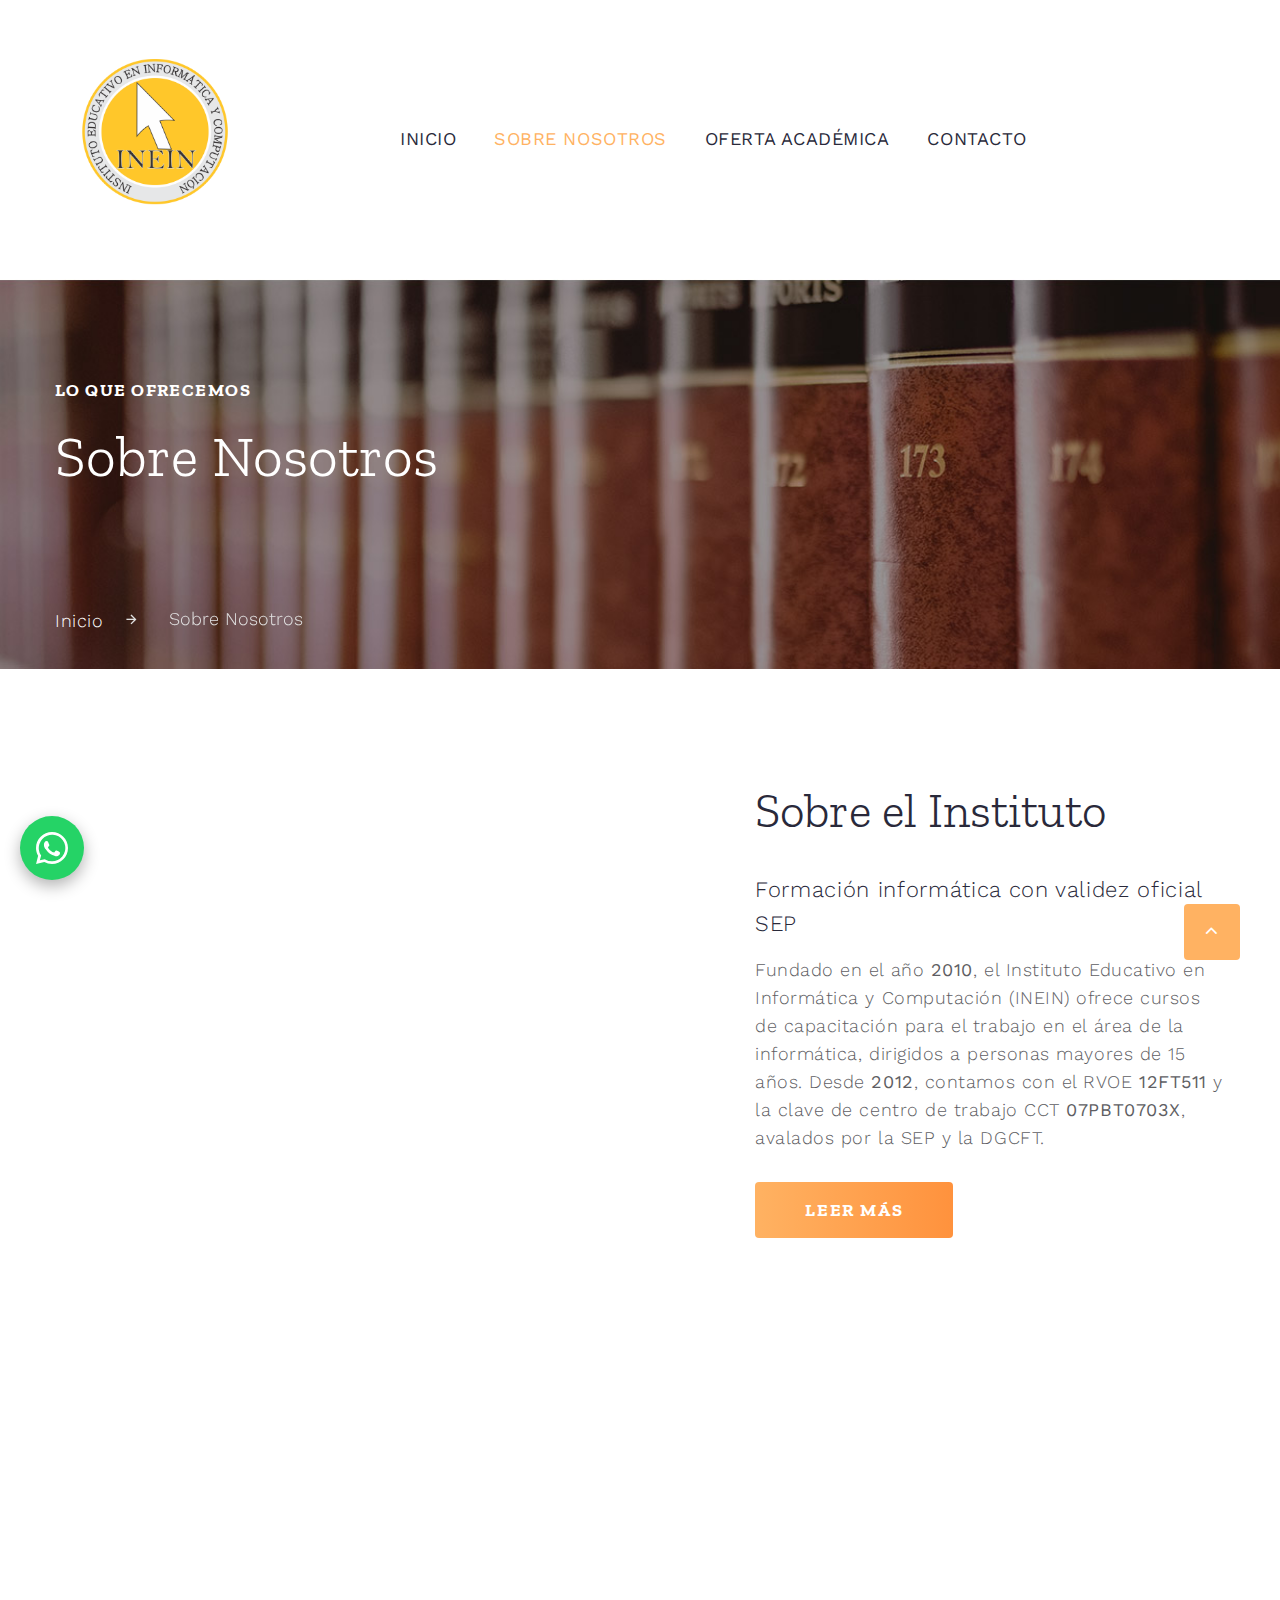
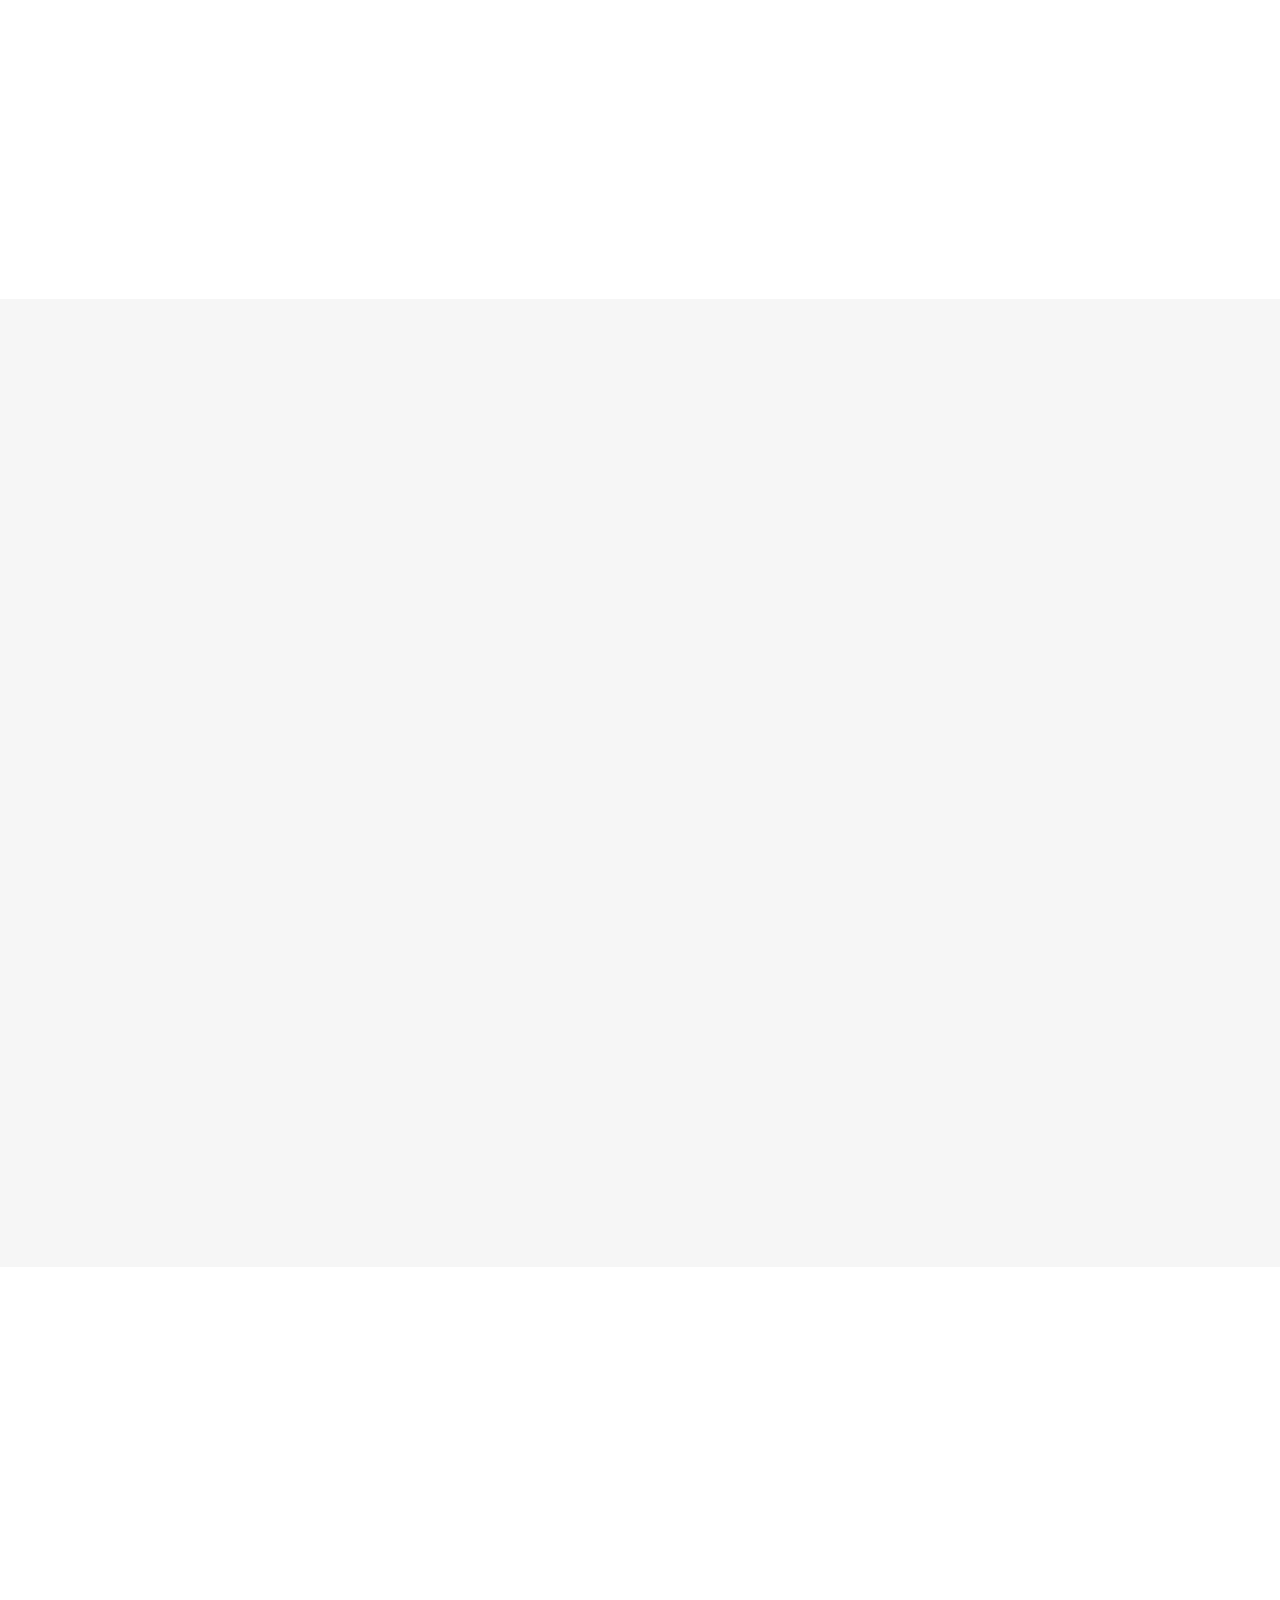
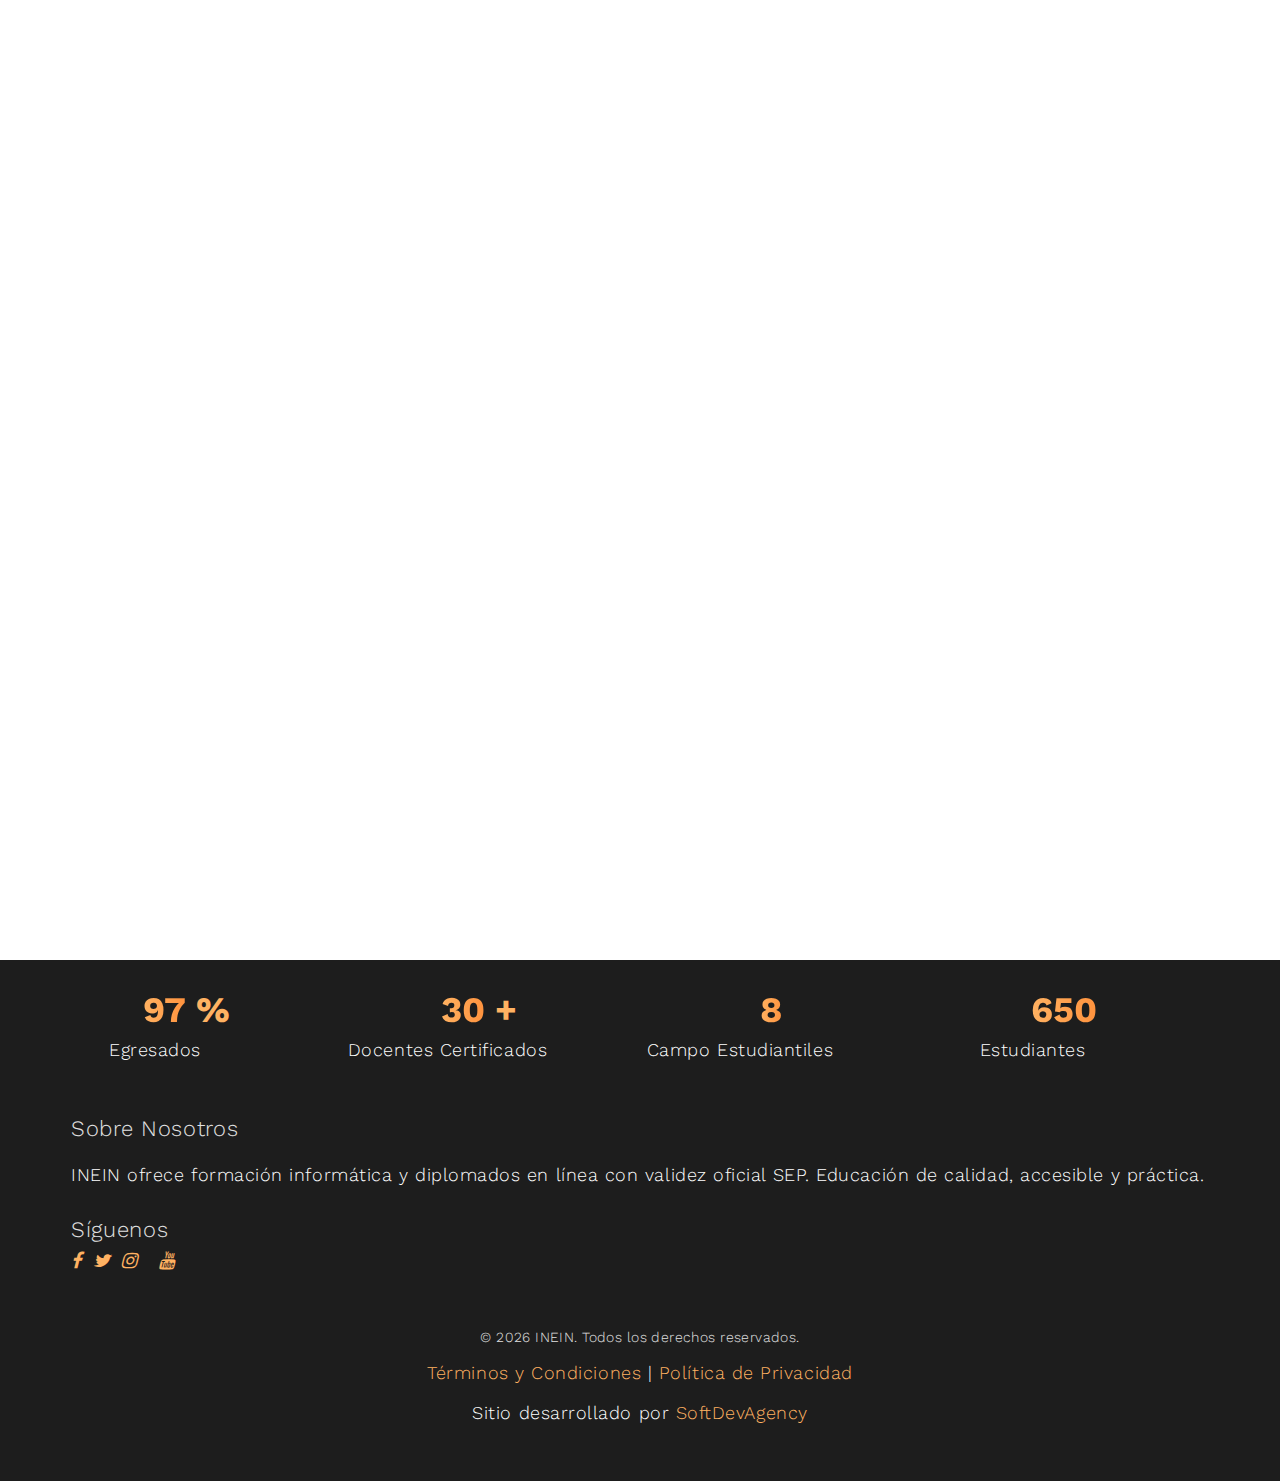
<file: nosotros.html>
<!DOCTYPE html>
<html lang="es-MX" class="wide wow-animation">
<head>
  <meta charset="utf-8" />
  <meta http-equiv="X-UA-Compatible" content="IE=edge" />

  <title>Sobre Nosotros | INEIN Sesecapa</title>
  <meta name="viewport" content="width=device-width, initial-scale=1.0" />
  <meta name="description" content="Conoce al Instituto Educativo en Informática y Computación (INEIN) en Sesecapa, Chiapas. Formación tecnológica con validez oficial SEP." />
  <meta name="keywords" content="INEIN, sobre nosotros, formación informática, educación tecnológica, Sesecapa, Chiapas, diplomados SEP, instituto educativo, capacitación" />
  <meta name="author" content="INEIN - Instituto Educativo en Informática y Computación" />
  <meta name="robots" content="index, follow" />
  <link rel="canonical" href="https://www.ineinsesecapa.com/nosotros" />

  <!-- Favicon -->
  <link rel="icon" href="images/favicon.ico" type="image/x-icon" />

  <!-- Google Fonts -->
  <link rel="stylesheet" href="https://fonts.googleapis.com/css?family=Work+Sans:300,400,500,700|Zilla+Slab:300,400,500,700,700i|Gloria+Hallelujah" />

  <!-- CSS -->
  <link rel="stylesheet" href="css/bootstrap.css" />
  <link rel="stylesheet" href="css/fonts.css" />
  <link rel="stylesheet" href="css/style.css" />

  <!-- Compatibilidad IE -->
  <style>
    .ie-panel {
      display: none;
      background: #212121;
      padding: 10px 0;
      box-shadow: 3px 3px 5px 0 rgba(0,0,0,.3);
      text-align: center;
      position: relative;
      z-index: 1;
    }
    html.ie-10 .ie-panel,
    html.lt-ie-10 .ie-panel {
      display: block;
    }
  </style>
</head>

<!-- Botón flotante de WhatsApp con SVG oficial -->
<a href="https://wa.me/5219181072407" class="whatsapp-float" target="_blank" aria-label="Chatea por WhatsApp">
  <svg class="whatsapp-icon" xmlns="http://www.w3.org/2000/svg" viewBox="0 0 32 32" fill="white">
    <path d="M16 .003C7.163.003 0 7.163 0 16c0 2.824.735 5.49 2.134 7.871L.057 31.943l8.236-2.038A15.899 15.899 0 0 0 16 32c8.837 0 16-7.163 16-16S24.837.003 16 .003zm0 29.281a13.317 13.317 0 0 1-6.788-1.84l-.486-.28-4.89 1.21 1.304-4.768-.316-.496A13.283 13.283 0 1 1 16 29.284zm7.254-9.5c-.397-.198-2.35-1.162-2.714-1.294-.364-.133-.63-.198-.896.199-.264.397-1.03 1.293-1.262 1.56-.232.265-.465.298-.861.1-.397-.199-1.677-.617-3.195-1.97-1.18-1.052-1.974-2.348-2.205-2.745-.232-.397-.025-.612.174-.81.18-.179.397-.464.595-.696.198-.232.264-.398.397-.663.133-.265.066-.498-.033-.696-.099-.199-.896-2.156-1.228-2.95-.324-.777-.655-.672-.896-.683l-.764-.015c-.265 0-.696.099-1.06.497s-1.395 1.364-1.395 3.33c0 1.965 1.427 3.861 1.626 4.129.198.265 2.807 4.281 6.805 6.004 3.998 1.722 3.998 1.149 4.714 1.08.715-.067 2.35-.957 2.68-1.881.331-.923.331-1.713.232-1.88-.1-.166-.365-.265-.763-.464z"/>
  </svg>
</a>

<!-- Estilo -->
<style>
  .whatsapp-float {
    position: fixed;
    bottom: 20px;
    left: 20px;
    width: 64px;
    height: 64px;
    background-color: #25D366;
    border-radius: 50%;
    display: flex;
    justify-content: center;
    align-items: center;
    box-shadow: 0 6px 16px rgba(0,0,0,0.3);
    z-index: 999;
    transition: transform 0.3s ease;
    animation: bounce 2s infinite;
    text-decoration: none;
  }

  .whatsapp-float:hover {
    transform: scale(1.1);
  }

  .whatsapp-icon {
    width: 32px;
    height: 32px;
  }

  @keyframes bounce {
    0%, 100% { transform: translateY(0); }
    50% { transform: translateY(-5px); }
  }
</style>


<!-- RD Navbar-->
<div class="rd-navbar-wrap">
<nav class="rd-navbar rd-navbar-classic" data-layout="rd-navbar-fixed" data-lg-device-layout="rd-navbar-fixed" data-lg-layout="rd-navbar-static" data-lg-stick-up="true" data-lg-stick-up-offset="46px" data-md-device-layout="rd-navbar-fixed" data-md-layout="rd-navbar-fixed" data-sm-layout="rd-navbar-fixed" data-xl-device-layout="rd-navbar-static" data-xl-layout="rd-navbar-static" data-xl-stick-up="true" data-xl-stick-up-offset="46px" data-xxl-stick-up="true" data-xxl-stick-up-offset="46px">
<div class="rd-navbar-main-outer">
<div class="rd-navbar-main">
<!-- RD Navbar Panel-->
<div class="rd-navbar-panel">
<!-- RD Navbar Toggle-->
<button class="rd-navbar-toggle" data-rd-navbar-toggle=".rd-navbar-nav-wrap"><span></span></button>
<!-- RD Navbar Brand-->
<div class="rd-navbar-brand"><a class="brand" href="index"><img alt="" class="brand-logo-dark" height="50" src="images/logo-default-245x50.png" width="245"/><img alt="" class="brand-logo-light" height="50" src="images/logo-inverse-245x50.png" width="245"/></a>
</div>
</div>
<div class="rd-navbar-nav-wrap">
<!-- RD Navbar Nav		-->
<ul class="rd-navbar-nav">
<li class="rd-nav-item"><a class="rd-nav-link" href="index">Inicio</a>
</li>
<li class="rd-nav-item active"><a class="rd-nav-link" href="nosotros">Sobre Nosotros</a>
</li>
<li class="rd-nav-item"><a class="rd-nav-link" href="cursos">Oferta Académica</a>
</li>
<li class="rd-nav-item"><a class="rd-nav-link" href="contactanos">Contacto</a>
</li>
</ul>
</div>
</div>
</div>
</nav>
</div>
</header>
<div class="breadcrumbs-custom">
<div class="container breadcrumbs-custom-container">
<div class="breadcrumbs-custom-inner context-dark">
<div class="breadcrumbs-custom-item">
<h6>Lo que Ofrecemos</h6>
<h1 class="breadcrumbs-custom-title">Sobre Nosotros</h1>
</div>
<ul class="breadcrumbs-custom-path">
<li><a href="index">Inicio</a></li>
<li class="active">Sobre Nosotros</li>
</ul>
</div>
</div>
</div>
<!-- My Approach-->
<section class="section section-lg bg-default">
  <div class="container">
    <div class="row row-50 justify-content-center justify-content-xl-between flex-lg-row-reverse">

     <!-- Texto informativo corregido -->
<div class="col-md-11 col-lg-6 col-xl-5">
  <div class="box-1">
    <h2>Sobre el Instituto</h2>
    <h5>Formación informática con validez oficial SEP</h5>
    <p>
      Fundado en el año <strong>2010</strong>, el Instituto Educativo en Informática y Computación (INEIN) ofrece cursos de capacitación para el trabajo en el área de la informática, dirigidos a personas mayores de 15 años. Desde <strong>2012</strong>, contamos con el RVOE <strong>12FT511</strong> y la clave de centro de trabajo CCT <strong>07PBT0703X</strong>, avalados por la SEP y la DGCFT.
    </p>
    <a class="button button-lg button-primary-gradient" href="#"><span>Leer más</span></a>
  </div>
</div>


      <!-- Video embebido de Facebook -->
      <div class="col-md-11 col-lg-6">
        <div class="embed-responsive embed-responsive-16by9" style="max-width: 100%; border-radius: 12px; overflow: hidden;">
          <iframe 
            src="https://www.facebook.com/plugins/video.php?href=https%3A%2F%2Fwww.facebook.com%2Fineinsesecapa%2Fvideos%2F734683223581810&show_text=false&width=500" 
            width="100%" 
            height="400" 
            style="border:none;overflow:hidden" 
            scrolling="no" 
            frameborder="0" 
            allowfullscreen="true" 
            allow="autoplay; clipboard-write; encrypted-media; picture-in-picture; web-share">
          </iframe>
        </div>
      </div>

    </div>
  </div>
</section>

<!-- Misión y Visión -->
<section class="section section-md bg-default text-center">
  <div class="container">
    <h2 class="wow fadeIn">Nuestra Filosofía</h2>
    <p class="wow fadeIn" data-wow-delay=".1s">Conoce los principios que guían nuestra labor educativa y social.</p>

    <div class="row row-50 justify-content-center mt-4">
      
      <!-- Misión -->
      <div class="col-md-6 wow fadeIn" data-wow-delay=".2s">
        <div class="card border-0 shadow-lg h-100 p-4 bg-white rounded-3">
          <div class="mb-3">
            <span class="icon mdi mdi-target text-primary" style="font-size: 48px;"></span>
          </div>
          <h4 class="mb-3">Misión</h4>
          <p>Formar personas competentes, capaces de integrarse al campo laboral o continuar con sus estudios, a través de programas de capacitación para el trabajo, con un enfoque inclusivo, ético y orientado al desarrollo de habilidades tecnológicas.</p>
        </div>
      </div>

      <!-- Visión -->
      <div class="col-md-6 wow fadeIn" data-wow-delay=".3s">
        <div class="card border-0 shadow-lg h-100 p-4 bg-white rounded-3">
          <div class="mb-3">
           <span class="icon mdi mdi-eye text-success" style="font-size: 48px;"></span>

          </div>
          <h4 class="mb-3">Visión</h4>
          <p>Ser un instituto líder en formación tecnológica, reconocido por la calidad de su enseñanza, la actualización constante de sus programas y el impacto positivo en la vida de sus egresados y comunidades.</p>
        </div>
      </div>

    </div>
  </div>
</section>

<!-- Services-->
<section class="section section-lg bg-gray-100 text-center">
<div class="container">
<h2 class="wow fadeIn">Cursos y Diplomados</h2>
<p class="wow fadeIn" data-wow-delay=".2s"><span class="text-gray-900" style="max-width: 570px;">Descubre nuestros módulos y diplomados en línea, diseñados para brindarte competencias prácticas y aplicadas al entorno laboral.</span></p>
<div class="row row-30 row-xl-90 justify-content-center">
<div class="col-sm-6 col-lg-4 col-xl-3 wow fadeIn" data-wow-delay=".2s">
<!-- Box Classic-->
<article class="box-classic"><a class="icon box-classic-icon linearicons-calculator2" href="#"></a><a class="box-classic-main" href="#">
<h4 class="box-classic-title">Sistema Operativo</h4>
<div class="box-classic-inner">
<p>Aprende a manejar Windows y otros sistemas operativos en PC y dispositivos móviles.</p>
</div></a></article>
</div>
<div class="col-sm-6 col-lg-4 col-xl-3 wow fadeIn" data-wow-delay=".3s">
<!-- Box Classic-->
<article class="box-classic"><a class="icon box-classic-icon linearicons-briefcase" href="#"></a><a class="box-classic-main" href="#">
<h4 class="box-classic-title">Procesador de Texto</h4>
<div class="box-classic-inner">
<p>Domina Microsoft Word para crear documentos profesionales.</p>
</div></a></article>
</div>
<div class="col-sm-6 col-lg-4 col-xl-3 wow fadeIn" data-wow-delay=".4s">
<!-- Box Classic-->
<article class="box-classic"><a class="icon box-classic-icon linearicons-laptop-phone" href="#"></a><a class="box-classic-main" href="#">
<h4 class="box-classic-title">Navegación Web</h4>
<div class="box-classic-inner">
<p>Aprende a utilizar navegadores y motores de búsqueda para investigación efectiva.</p>
</div></a></article>
</div>
<div class="col-sm-6 col-lg-4 col-xl-3 wow fadeIn" data-wow-delay=".5s">
<!-- Box Classic-->
<article class="box-classic"><a class="icon box-classic-icon linearicons-chip" href="#"></a><a class="box-classic-main" href="#">
<h4 class="box-classic-title">Hojas de Cálculo</h4>
<div class="box-classic-inner">
<p>Diseña facturas y gráficas con Excel.</p>
</div></a></article>
</div>
<div class="col-sm-6 col-lg-4 col-xl-3 wow fadeIn" data-wow-delay=".6s">
<!-- Box Classic-->
<article class="box-classic"><a class="icon box-classic-icon linearicons-first-aid" href="#"></a><a class="box-classic-main" href="#">
<h4 class="box-classic-title">Presentaciones Digitales</h4>
<div class="box-classic-inner">
<p>Crea presentaciones con PowerPoint, Genially y Canva.</p>
</div></a></article>
</div>
<div class="col-sm-6 col-lg-4 col-xl-3 wow fadeIn" data-wow-delay=".7s">
<!-- Box Classic-->
<article class="box-classic"><a class="icon box-classic-icon linearicons-register" href="#"></a><a class="box-classic-main" href="#">
<h4 class="box-classic-title">Estructura Web</h4>
<div class="box-classic-inner">
<p>Aprende HTML5 y CSS3 para crear y maquetar sitios web modernos.</p>
</div></a></article>
</div>
<div class="col-sm-6 col-lg-4 col-xl-3 wow fadeIn" data-wow-delay=".8s">
<!-- Box Classic-->
<article class="box-classic"><a class="icon box-classic-icon linearicons-balance" href="#"></a><a class="box-classic-main" href="#">
<h4 class="box-classic-title">Dibujo Vectorial</h4>
<div class="box-classic-inner">
<p>Diseña logotipos y gráficos con CorelDraw.</p>
</div></a></article>
</div>
<div class="col-sm-6 col-lg-4 col-xl-3 wow fadeIn" data-wow-delay=".9s">
<!-- Box Classic-->
<article class="box-classic"><a class="icon box-classic-icon linearicons-bubble-user" href="#"></a><a class="box-classic-main" href="#">
<h4 class="box-classic-title">Edición de Imágenes</h4>
<div class="box-classic-inner">
<p>Edita fotografías y gráficos con Photoshop.</p>
</div></a></article>
</div>
</div>
</div>
</section>
<!-- My Education & Experience-->
<section class="section section-lg text-center">
  <div class="container">
    <h2 class="wow fadeIn">Nuestra Trayectoria</h2>
    <!-- Owl Carousel -->
    <div class="owl-carousel owl-timeline-classic wow fadeIn" data-autoplay="false" data-dots="true" data-items="1" data-lg-items="3" data-loop="false" data-margin="0" data-mouse-drag="true" data-nav="false" data-sm-items="2" data-stage-padding="0" data-wow-delay=".2s" data-xxl-items="4">

      <article class="timeline-classic-item">
        <p class="timeline-classic-time heading-4">2010</p>
        <div class="timeline-classic-divider"></div>
        <h4 class="timeline-classic-title">Fundación de INEIN</h4>
        <p>El Instituto Educativo en Informática y Computación fue fundado con el objetivo de acercar la educación tecnológica a la comunidad de Sesecapa, Chiapas.</p>
      </article>

      <article class="timeline-classic-item">
        <p class="timeline-classic-time heading-4">2012</p>
        <div class="timeline-classic-divider"></div>
        <h4 class="timeline-classic-title">Reconocimiento oficial de la SEP</h4>
        <p>INEIN obtuvo el RVOE 12FT511 y la clave CCT 07PBT0703X, avalando su validez oficial para emitir constancias y diplomas con respaldo de la SEP y DGCFT.</p>
      </article>

      <article class="timeline-classic-item">
        <p class="timeline-classic-time heading-4">2018</p>
        <div class="timeline-classic-divider"></div>
        <h4 class="timeline-classic-title">Expansión de programas formativos</h4>
        <p>Se integran nuevos cursos como dibujo vectorial, edición de imágenes y estructura web, ampliando el alcance formativo del instituto.</p>
      </article>

      <article class="timeline-classic-item">
        <p class="timeline-classic-time heading-4">2023</p>
        <div class="timeline-classic-divider"></div>
        <h4 class="timeline-classic-title">Incorporación de diplomados en línea</h4>
        <p>INEIN lanza diplomados 100% en línea a través de Google Meet, enfocados en educación, IA, ciberseguridad y recursos humanos.</p>
      </article>

    </div>
  </div>
</section>


<section class="section section-lg bg-default text-center pt-0">
<div class="container">
<h2 class="wow fadeIn">Testimonios</h2>
<!-- Owl Carousel-->
<div class="owl-carousel offset-top-2 wow fadeIn" data-dots="true" data-items="1" data-lg-items="2" data-loop="false" data-margin="30" data-mouse-drag="false" data-nav="false" data-stage-padding="0" data-wow-delay=".2s" data-xl-items="3">
<blockquote class="quote-classic">
<div class="quote-classic-avatar-outer"><img alt="" class="quote-classic-avatar" height="68" src="images/person.png" width="68"/>
</div>
<div class="quote-classic-main">
<p class="heading-5 quote-classic-cite">Patrick Mills</p>
<p class="quote-classic-position">Estudiante</p>
<div class="quote-classic-text">
<q>INEIN me ayudó a desarrollar una actitud positiva hacia mis estudios y descubrir mi potencial.</q>
</div>
</div>
</blockquote>
<blockquote class="quote-classic">
<div class="quote-classic-avatar-outer"><img alt="" class="quote-classic-avatar" height="68" src="images/person.png" width="68"/>
</div>
<div class="quote-classic-main">
<p class="heading-5 quote-classic-cite">Paul Johnston</p>
<p class="quote-classic-position">Estudiante</p>
<div class="quote-classic-text">
<q>Me siento afortunado de estudiar en INEIN; valoro el apoyo constante de los docentes.</q>
</div>
</div>
</blockquote>
<blockquote class="quote-classic">
<div class="quote-classic-avatar-outer"><img alt="" class="quote-classic-avatar" height="68" src="images/person.png" width="68"/>
</div>
<div class="quote-classic-main">
<p class="heading-5 quote-classic-cite">Michelle Stanley</p>
<p class="quote-classic-position">Estudiante</p>
<div class="quote-classic-text">
<q>Me encanta el ambiente cercano y la dedicación de los profesores, que hacen el aprendizaje ameno.</q>
</div>
</div>
</blockquote>
</div><a class="button button-lg button-primary-gradient wow fadeIn" href="#"><span>Ver todos los testimonios</span></a>
</div>
</section>
<footer class="section footer-classic bg-gray-950 py-4 text-white">
  <div class="container d-flex flex-wrap justify-content-between align-items-start">
    
    <!-- Contadores -->
    <div class="row footer-counters text-center py-2 w-100">
      <article class="col-6 col-md-3 counter-minimal mb-3">
        <div class="counter-minimal-counter">
          <div class="counter">97</div><span class="counter-postfix">%</span>
        </div>
        <p class="counter-minimal-title">Egresados</p>
      </article>
      <article class="col-6 col-md-3 counter-minimal mb-3">
        <div class="counter-minimal-counter">
          <div class="counter">30</div><span class="counter-postfix">+</span>
        </div>
        <p class="counter-minimal-title">Docentes Certificados</p>
      </article>
      <article class="col-6 col-md-3 counter-minimal mb-3">
        <div class="counter-minimal-counter">
          <div class="counter">8</div>
        </div>
        <p class="counter-minimal-title">Campo Estudiantiles</p>
      </article>
      <article class="col-6 col-md-3 counter-minimal mb-3">
        <div class="counter-minimal-counter">
          <div class="counter">650</div>
        </div>
        <p class="counter-minimal-title">Estudiantes</p>
      </article>
    </div>

    <!-- Sobre Nosotros -->
    <div class="footer-about mx-3 mt-4">
      <h5 class="footer-heading">Sobre Nosotros</h5>
      <p class="footer-text">
        INEIN ofrece formación informática y diplomados en línea con validez oficial SEP. Educación de calidad, accesible y práctica.
      </p>
    </div>

    <!-- Redes Sociales -->
    <div class="footer-social mx-3 mt-4">
      <h5 class="footer-heading">Síguenos</h5>
      <ul class="list-inline social-icons">
        <li class="list-inline-item"><a href="https://www.facebook.com/ineinsesecapa" target="_blank" rel="noopener noreferrer"><i class="fa fa-facebook-f"></i></a></li>
        <li class="list-inline-item"><a href="#" target="_blank" rel="noopener noreferrer"><i class="fa fa-twitter"></i></a></li>
        <li class="list-inline-item"><a href="#" target="_blank" rel="noopener noreferrer"><i class="fa fa-instagram"></i></a></li>
        <li class="list-inline-item"><a href="#" target="_blank" rel="noopener noreferrer"><i class="fa fa-linkedin-in"></i></a></li>
        <li class="list-inline-item"><a href="#" target="_blank" rel="noopener noreferrer"><i class="fa fa-youtube"></i></a></li>
      </ul>
    </div>
  </div>

  <!-- Derechos y enlaces -->
  <div class="footer-classic-aside text-center mt-4">
    <p class="rights mb-1">
      © <span class="copyright-year" id="year"></span> INEIN. Todos los derechos reservados.
    </p>
    <p class="mb-1">
      <a href="terminos" rel="nofollow">Términos y Condiciones</a> |
      <a href="privacidad" rel="nofollow">Política de Privacidad</a>
    </p>
    <p class="mb-0">
      Sitio desarrollado por <a href="https://softdevagency.com" target="_blank" rel="noopener noreferrer">SoftDevAgency</a>
    </p>
  </div>

  <!-- JS para año automático -->
  <script>
    document.getElementById('year').textContent = new Date().getFullYear();
  </script>
</footer>

</div>
<div class="snackbars" id="form-output-global"></div>
<script src="js/core.min.js"></script>
<script src="js/script.js"></script>
</body>
</html>
</file>
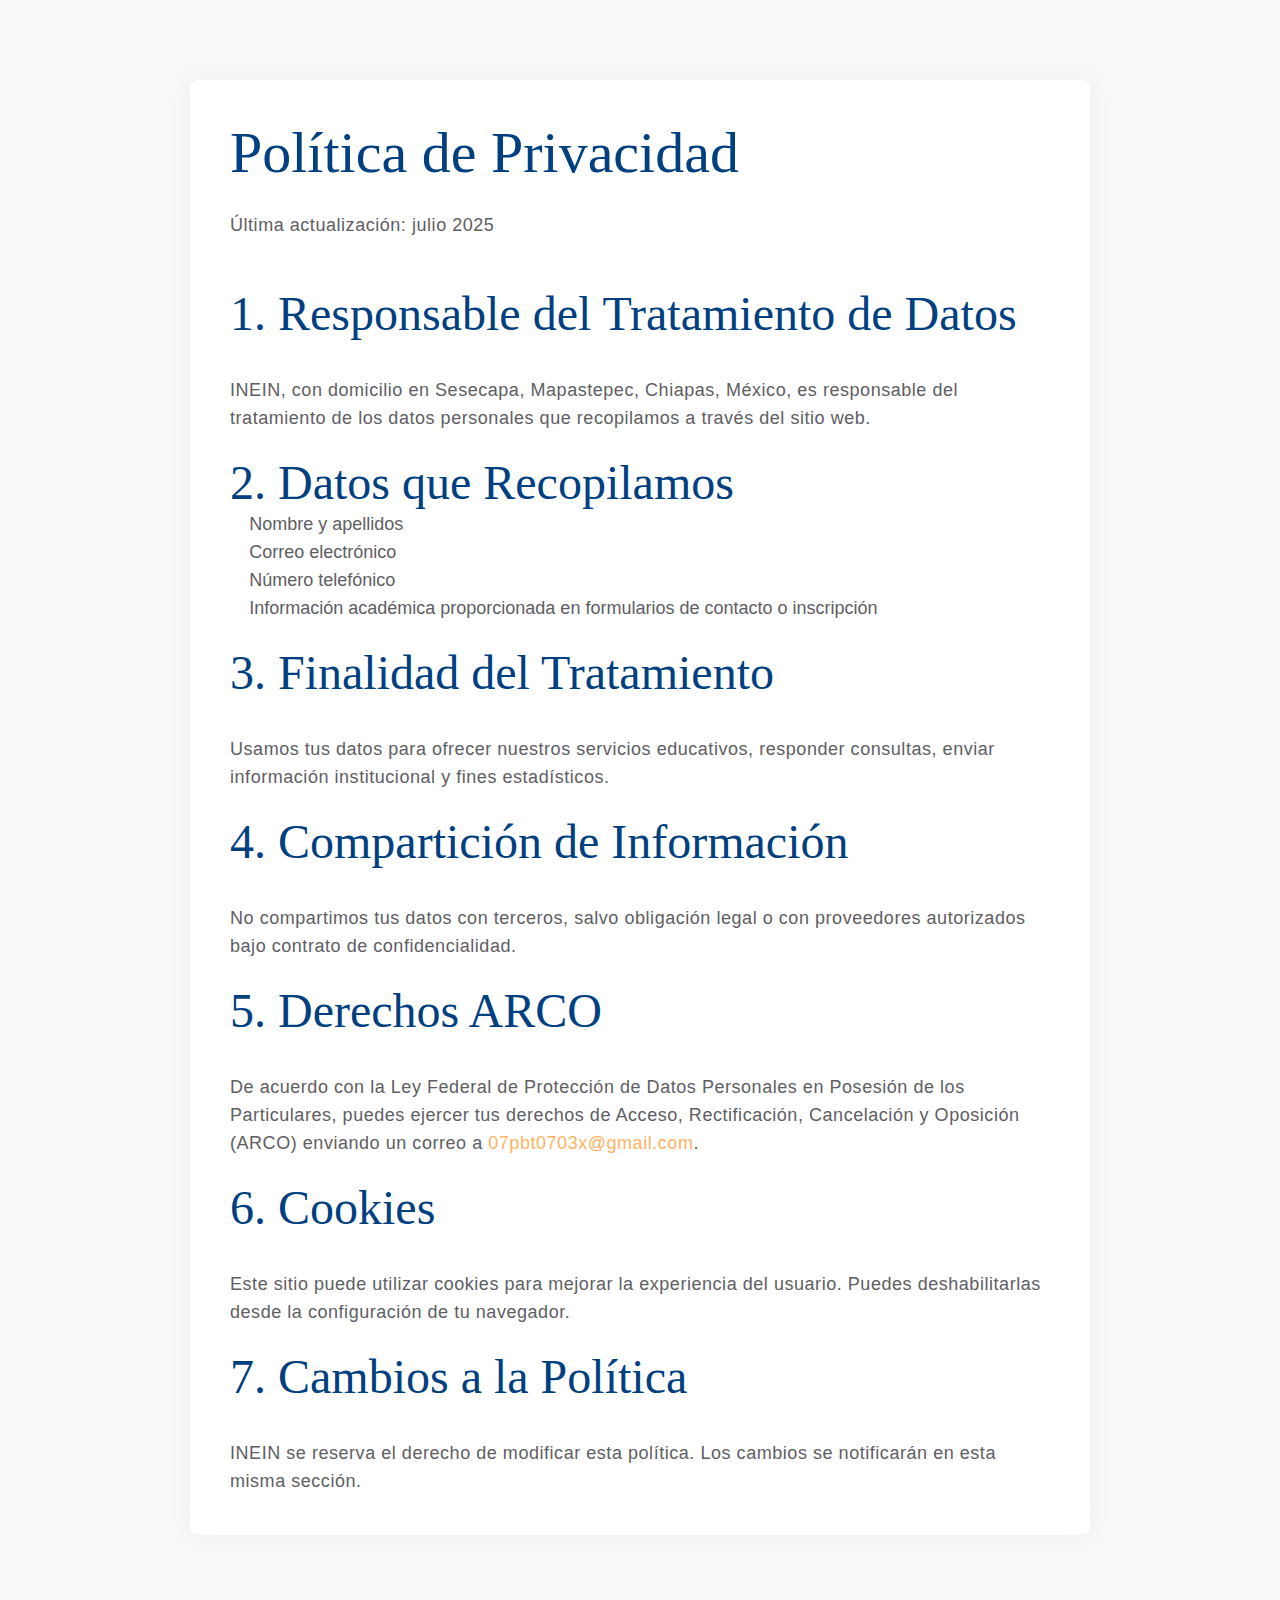
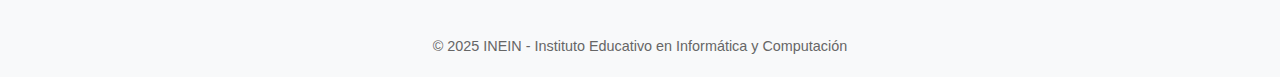
<file: politica-de-privacidad.html>
<!DOCTYPE html>
<html lang="es-MX">
<head>
  <meta charset="UTF-8" />
  <meta name="viewport" content="width=device-width, initial-scale=1.0"/>
  <title>Política de Privacidad | INEIN</title>
  <meta name="description" content="Conoce cómo el Instituto Educativo en Informática y Computación (INEIN) protege tus datos personales conforme a la legislación mexicana.">
  <meta name="robots" content="index, follow">
  <link rel="stylesheet" href="css/bootstrap.css" />
  <link rel="stylesheet" href="css/style.css" />
    <!-- Favicons -->
  <link rel="icon" type="image/x-icon" href="images/favicon.ico" />
  <style>
    body {
      background-color: #f8f9fa;
      font-family: "Work Sans", sans-serif;
    }
    .privacy-container {
      max-width: 900px;
      margin: 80px auto;
      padding: 40px;
      background: white;
      border-radius: 8px;
      box-shadow: 0 0 30px rgba(0,0,0,0.05);
    }
    h1, h2 {
      color: #004080;
    }
    ul {
      padding-left: 1.2rem;
    }
    footer {
      text-align: center;
      padding: 20px;
      font-size: 0.9rem;
      color: #666;
    }
  </style>
</head>
<body>

  <main class="privacy-container">
    <h1 class="mb-4">Política de Privacidad</h1>
    <p><strong>Última actualización:</strong> julio 2025</p>

    <h2 class="mt-5">1. Responsable del Tratamiento de Datos</h2>
    <p>INEIN, con domicilio en Sesecapa, Mapastepec, Chiapas, México, es responsable del tratamiento de los datos personales que recopilamos a través del sitio web.</p>

    <h2 class="mt-4">2. Datos que Recopilamos</h2>
    <ul>
      <li>Nombre y apellidos</li>
      <li>Correo electrónico</li>
      <li>Número telefónico</li>
      <li>Información académica proporcionada en formularios de contacto o inscripción</li>
    </ul>

    <h2 class="mt-4">3. Finalidad del Tratamiento</h2>
    <p>Usamos tus datos para ofrecer nuestros servicios educativos, responder consultas, enviar información institucional y fines estadísticos.</p>

    <h2 class="mt-4">4. Compartición de Información</h2>
    <p>No compartimos tus datos con terceros, salvo obligación legal o con proveedores autorizados bajo contrato de confidencialidad.</p>

    <h2 class="mt-4">5. Derechos ARCO</h2>
    <p>De acuerdo con la Ley Federal de Protección de Datos Personales en Posesión de los Particulares, puedes ejercer tus derechos de Acceso, Rectificación, Cancelación y Oposición (ARCO) enviando un correo a <a href="mailto:07pbt0703x@gmail.com">07pbt0703x@gmail.com</a>.</p>

    <h2 class="mt-4">6. Cookies</h2>
    <p>Este sitio puede utilizar cookies para mejorar la experiencia del usuario. Puedes deshabilitarlas desde la configuración de tu navegador.</p>

    <h2 class="mt-4">7. Cambios a la Política</h2>
    <p>INEIN se reserva el derecho de modificar esta política. Los cambios se notificarán en esta misma sección.</p>
  </main>

  <footer>
    © 2025 INEIN - Instituto Educativo en Informática y Computación
  </footer>

</body>
</html>
</file>
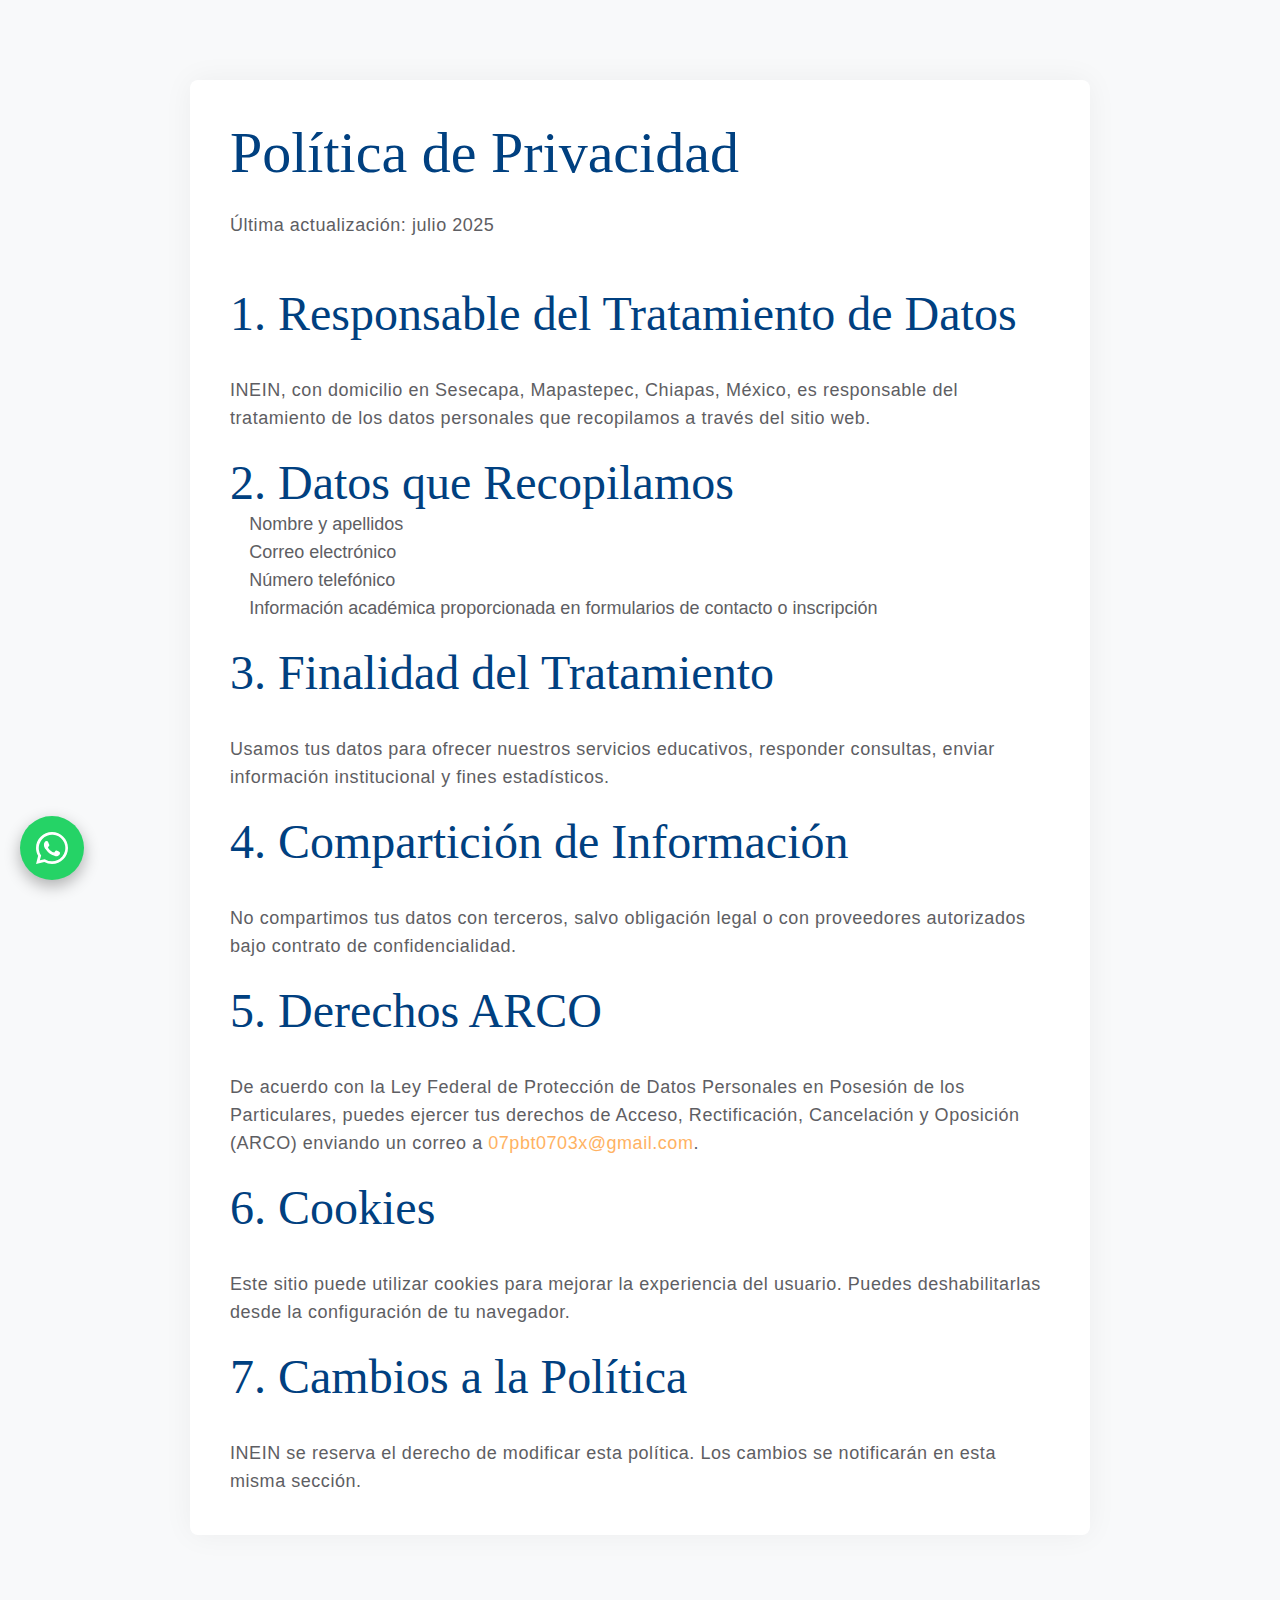
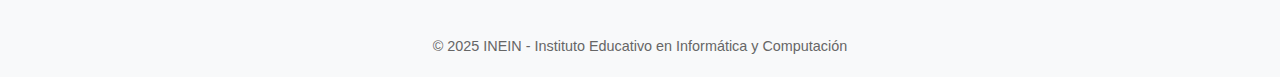
<file: privacidad.html>
<!DOCTYPE html>
<html lang="es-MX">
<head>
  <meta charset="UTF-8" />
  <meta name="viewport" content="width=device-width, initial-scale=1.0"/>
  <title>Política de Privacidad | INEIN</title>
  <meta name="description" content="Conoce cómo el Instituto Educativo en Informática y Computación (INEIN) protege tus datos personales conforme a la legislación mexicana.">
  <meta name="robots" content="index, follow">
  <link rel="stylesheet" href="css/bootstrap.css" />
  <link rel="stylesheet" href="css/style.css" />
    <!-- Favicons -->
  <link rel="icon" type="image/x-icon" href="images/favicon.ico" />
  <style>
    body {
      background-color: #f8f9fa;
      font-family: "Work Sans", sans-serif;
    }
    .privacy-container {
      max-width: 900px;
      margin: 80px auto;
      padding: 40px;
      background: white;
      border-radius: 8px;
      box-shadow: 0 0 30px rgba(0,0,0,0.05);
    }
    h1, h2 {
      color: #004080;
    }
    ul {
      padding-left: 1.2rem;
    }
    footer {
      text-align: center;
      padding: 20px;
      font-size: 0.9rem;
      color: #666;
    }
  </style>
</head>
<!-- Botón flotante de WhatsApp con SVG oficial -->
<a href="https://wa.me/5219181072407" class="whatsapp-float" target="_blank" aria-label="Chatea por WhatsApp">
  <svg class="whatsapp-icon" xmlns="http://www.w3.org/2000/svg" viewBox="0 0 32 32" fill="white">
    <path d="M16 .003C7.163.003 0 7.163 0 16c0 2.824.735 5.49 2.134 7.871L.057 31.943l8.236-2.038A15.899 15.899 0 0 0 16 32c8.837 0 16-7.163 16-16S24.837.003 16 .003zm0 29.281a13.317 13.317 0 0 1-6.788-1.84l-.486-.28-4.89 1.21 1.304-4.768-.316-.496A13.283 13.283 0 1 1 16 29.284zm7.254-9.5c-.397-.198-2.35-1.162-2.714-1.294-.364-.133-.63-.198-.896.199-.264.397-1.03 1.293-1.262 1.56-.232.265-.465.298-.861.1-.397-.199-1.677-.617-3.195-1.97-1.18-1.052-1.974-2.348-2.205-2.745-.232-.397-.025-.612.174-.81.18-.179.397-.464.595-.696.198-.232.264-.398.397-.663.133-.265.066-.498-.033-.696-.099-.199-.896-2.156-1.228-2.95-.324-.777-.655-.672-.896-.683l-.764-.015c-.265 0-.696.099-1.06.497s-1.395 1.364-1.395 3.33c0 1.965 1.427 3.861 1.626 4.129.198.265 2.807 4.281 6.805 6.004 3.998 1.722 3.998 1.149 4.714 1.08.715-.067 2.35-.957 2.68-1.881.331-.923.331-1.713.232-1.88-.1-.166-.365-.265-.763-.464z"/>
  </svg>
</a>

<!-- Estilo -->
<style>
  .whatsapp-float {
    position: fixed;
    bottom: 20px;
    left: 20px;
    width: 64px;
    height: 64px;
    background-color: #25D366;
    border-radius: 50%;
    display: flex;
    justify-content: center;
    align-items: center;
    box-shadow: 0 6px 16px rgba(0,0,0,0.3);
    z-index: 999;
    transition: transform 0.3s ease;
    animation: bounce 2s infinite;
    text-decoration: none;
  }

  .whatsapp-float:hover {
    transform: scale(1.1);
  }

  .whatsapp-icon {
    width: 32px;
    height: 32px;
  }

  @keyframes bounce {
    0%, 100% { transform: translateY(0); }
    50% { transform: translateY(-5px); }
  }
</style>

<body>

  <main class="privacy-container">
    <h1 class="mb-4">Política de Privacidad</h1>
    <p><strong>Última actualización:</strong> julio 2025</p>

    <h2 class="mt-5">1. Responsable del Tratamiento de Datos</h2>
    <p>INEIN, con domicilio en Sesecapa, Mapastepec, Chiapas, México, es responsable del tratamiento de los datos personales que recopilamos a través del sitio web.</p>

    <h2 class="mt-4">2. Datos que Recopilamos</h2>
    <ul>
      <li>Nombre y apellidos</li>
      <li>Correo electrónico</li>
      <li>Número telefónico</li>
      <li>Información académica proporcionada en formularios de contacto o inscripción</li>
    </ul>

    <h2 class="mt-4">3. Finalidad del Tratamiento</h2>
    <p>Usamos tus datos para ofrecer nuestros servicios educativos, responder consultas, enviar información institucional y fines estadísticos.</p>

    <h2 class="mt-4">4. Compartición de Información</h2>
    <p>No compartimos tus datos con terceros, salvo obligación legal o con proveedores autorizados bajo contrato de confidencialidad.</p>

    <h2 class="mt-4">5. Derechos ARCO</h2>
    <p>De acuerdo con la Ley Federal de Protección de Datos Personales en Posesión de los Particulares, puedes ejercer tus derechos de Acceso, Rectificación, Cancelación y Oposición (ARCO) enviando un correo a <a href="mailto:07pbt0703x@gmail.com">07pbt0703x@gmail.com</a>.</p>

    <h2 class="mt-4">6. Cookies</h2>
    <p>Este sitio puede utilizar cookies para mejorar la experiencia del usuario. Puedes deshabilitarlas desde la configuración de tu navegador.</p>

    <h2 class="mt-4">7. Cambios a la Política</h2>
    <p>INEIN se reserva el derecho de modificar esta política. Los cambios se notificarán en esta misma sección.</p>
  </main>

  <footer>
    © 2025 INEIN - Instituto Educativo en Informática y Computación
  </footer>

</body>
</html>
</file>
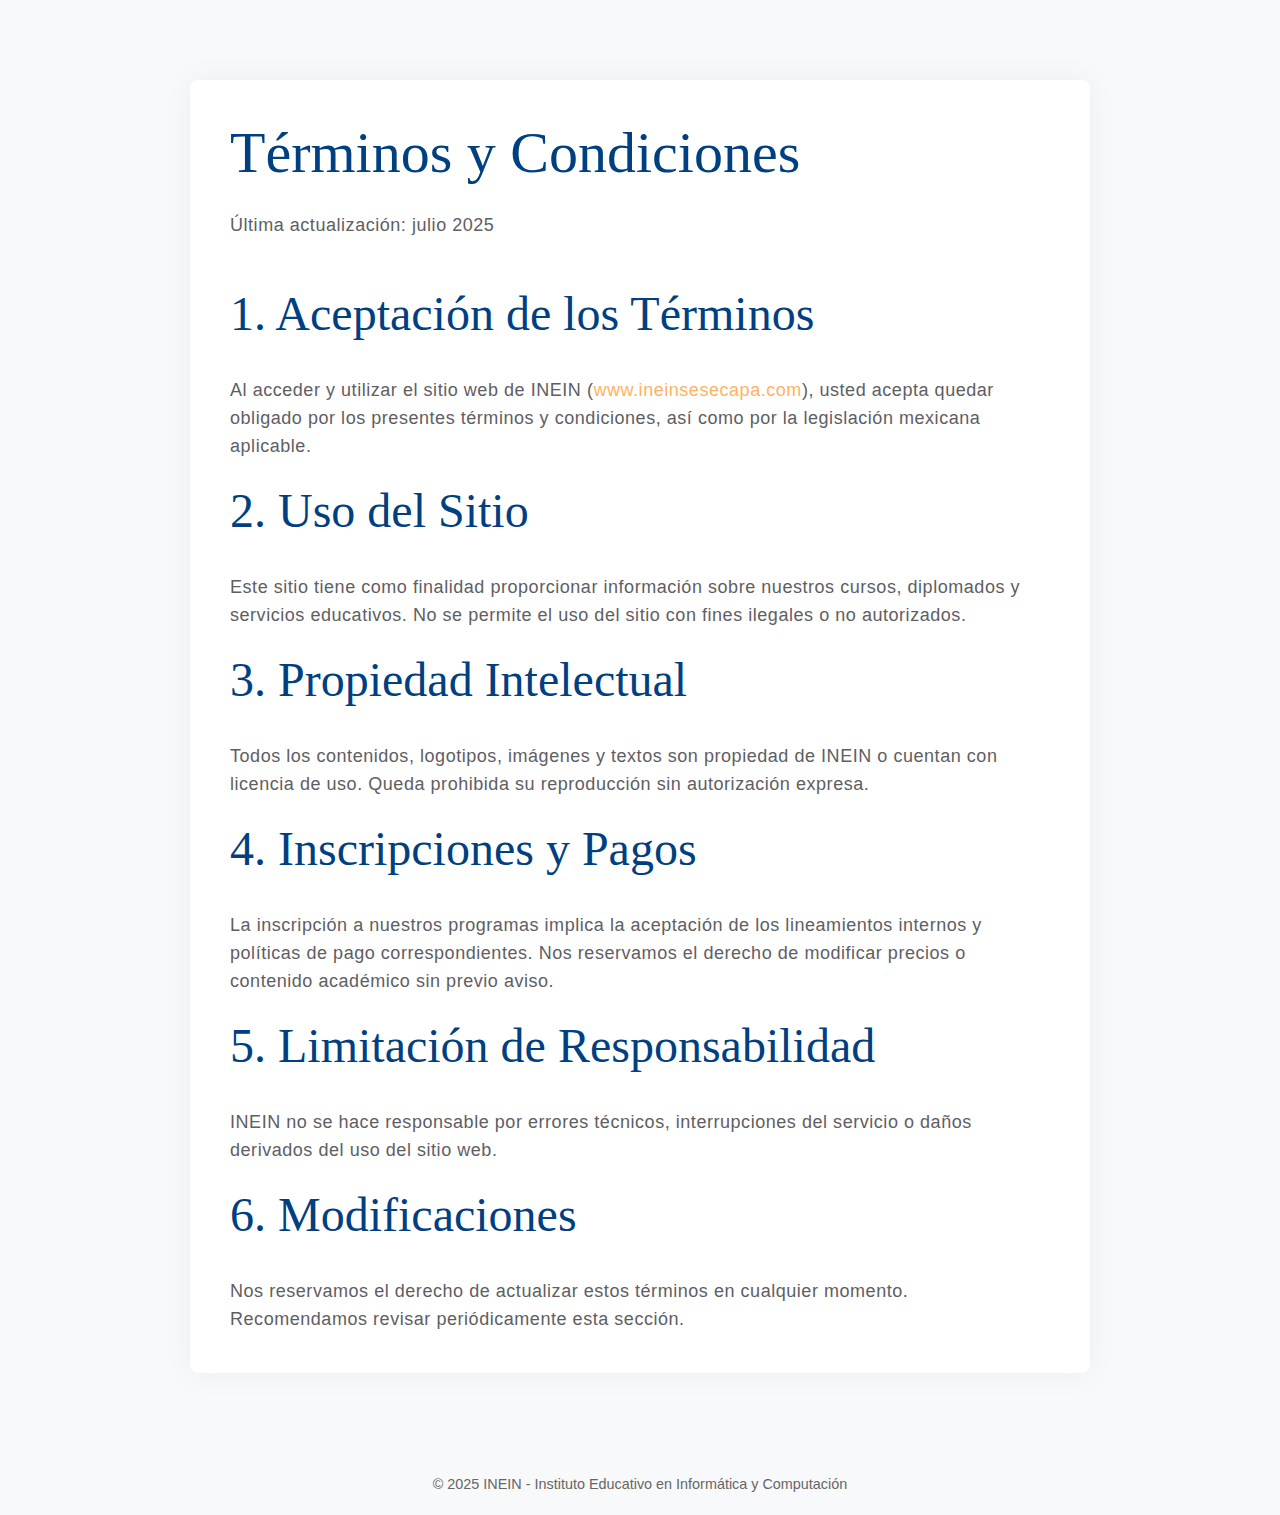
<file: terminos-y-condiciones.html>
<!DOCTYPE html>
<html lang="es-MX">
<head>
  <meta charset="UTF-8" />
  <meta name="viewport" content="width=device-width, initial-scale=1.0"/>
  <title>Términos y Condiciones | INEIN</title>
  <meta name="description" content="Lee los términos y condiciones del Instituto Educativo en Informática y Computación (INEIN), aplicables al uso de este sitio web.">
  <meta name="robots" content="index, follow">
  <link rel="stylesheet" href="css/bootstrap.css" />
  <link rel="stylesheet" href="css/style.css" />
    <!-- Favicons -->
  <link rel="icon" type="image/x-icon" href="images/favicon.ico" />
  <style>
    body {
      background-color: #f8f9fa;
      font-family: "Work Sans", sans-serif;
    }
    .terms-container {
      max-width: 900px;
      margin: 80px auto;
      padding: 40px;
      background: white;
      border-radius: 8px;
      box-shadow: 0 0 30px rgba(0,0,0,0.05);
    }
    h1, h2 {
      color: #004080;
    }
    ul {
      padding-left: 1.2rem;
    }
    footer {
      text-align: center;
      padding: 20px;
      font-size: 0.9rem;
      color: #666;
    }
  </style>
</head>
<body>

  <main class="terms-container">
    <h1 class="mb-4">Términos y Condiciones</h1>
    <p><strong>Última actualización:</strong> julio 2025</p>

    <h2 class="mt-5">1. Aceptación de los Términos</h2>
    <p>Al acceder y utilizar el sitio web de INEIN (<a href="https://www.ineinsesecapa.com">www.ineinsesecapa.com</a>), usted acepta quedar obligado por los presentes términos y condiciones, así como por la legislación mexicana aplicable.</p>

    <h2 class="mt-4">2. Uso del Sitio</h2>
    <p>Este sitio tiene como finalidad proporcionar información sobre nuestros cursos, diplomados y servicios educativos. No se permite el uso del sitio con fines ilegales o no autorizados.</p>

    <h2 class="mt-4">3. Propiedad Intelectual</h2>
    <p>Todos los contenidos, logotipos, imágenes y textos son propiedad de INEIN o cuentan con licencia de uso. Queda prohibida su reproducción sin autorización expresa.</p>

    <h2 class="mt-4">4. Inscripciones y Pagos</h2>
    <p>La inscripción a nuestros programas implica la aceptación de los lineamientos internos y políticas de pago correspondientes. Nos reservamos el derecho de modificar precios o contenido académico sin previo aviso.</p>

    <h2 class="mt-4">5. Limitación de Responsabilidad</h2>
    <p>INEIN no se hace responsable por errores técnicos, interrupciones del servicio o daños derivados del uso del sitio web.</p>

    <h2 class="mt-4">6. Modificaciones</h2>
    <p>Nos reservamos el derecho de actualizar estos términos en cualquier momento. Recomendamos revisar periódicamente esta sección.</p>
  </main>

  <footer>
    © 2025 INEIN - Instituto Educativo en Informática y Computación
  </footer>

</body>
</html>
</file>
<file: css/style.css>
@charset "UTF-8";
/*
* Trunk version 2.0.1
*/
a:focus,
button:focus {
	outline: none !important;
}

button {
	background: none;
	border: none;
	display: inline-block;
	padding: 0;
	outline: none;
	outline-offset: 0;
	cursor: pointer;
	-webkit-appearance: none;
}

button::-moz-focus-inner {
	border: none;
	padding: 0;
}

*:focus {
	outline: none;
}

blockquote {
	padding: 0;
	margin: 0;
}

input,
button,
select,
textarea {
	outline: none;
}

label {
	margin-bottom: 0;
}

p {
	margin: 0;
}

ul,
ol {
	list-style: none;
	padding: 0;
	margin: 0;
}

ul li,
ol li {
	display: block;
}

dl {
	margin: 0;
}

dt,
dd {
	line-height: inherit;
}

dt {
	font-weight: inherit;
}

dd {
	margin-bottom: 0;
}

cite {
	font-style: normal;
}

q::before, q::after {
	content: '';
}

form {
	margin-bottom: 0;
}

blockquote {
	padding-left: 0;
	border-left: 0;
}

address {
	margin-top: 0;
	margin-bottom: 0;
}

figure {
	margin-bottom: 0;
}

html p a:hover {
	text-decoration: none;
}

/*
* Typography
*/
body {
	font-size: 16px;
	line-height: 1.5;
	font-weight: 300;
	color: #5e5e63;
	background-color: #ffffff;
	-webkit-text-size-adjust: none;
	-webkit-font-smoothing: subpixel-antialiased;
}

@media (min-width: 768px) {
	body {
		font-size: 17px;
	}
}

@media (min-width: 992px) {
	body {
		font-size: 18px;
		line-height: 1.55556;
	}
}

h1, h2, h3, h4, h5, h6, [class*='heading-'] {
	margin-top: 0;
	margin-bottom: 0;
	font-family: "Zilla Slab", "Times New Roman", Times, serif;
	font-weight: 300;
	color: #29293a;
}

h1 a, h2 a, h3 a, h4 a, h5 a, h6 a, [class*='heading-'] a {
	color: inherit;
}

h1 a:hover, h2 a:hover, h3 a:hover, h4 a:hover, h5 a:hover, h6 a:hover, [class*='heading-'] a:hover {
	color: #ffb262;
}

h1,
.heading-1 {
	font-size: 28px;
	line-height: 1.15;
	letter-spacing: 0;
}

@media (min-width: 576px) {
	h1,
	.heading-1 {
		font-size: 32px;
	}
}

@media (min-width: 768px) {
	h1,
	.heading-1 {
		font-size: 46px;
		line-height: 1.15;
	}
}

@media (min-width: 992px) {
	h1,
	.heading-1 {
		font-size: 54px;
	}
}

@media (min-width: 1200px) {
	h1,
	.heading-1 {
		font-size: 58px;
	}
}

@media (min-width: 1600px) {
	h1,
	.heading-1 {
		font-size: 64px;
		line-height: 1.125;
	}
}

h2,
.heading-2 {
	font-family: "Zilla Slab", "Times New Roman", Times, serif;
	font-weight: 300;
	font-size: 28px;
	line-height: 1.25;
	letter-spacing: 0;
}

@media (min-width: 576px) {
	h2,
	.heading-2 {
		font-size: 32px;
	}
}

@media (min-width: 768px) {
	h2,
	.heading-2 {
		font-size: 38px;
		line-height: 1.15;
	}
}

@media (min-width: 992px) {
	h2,
	.heading-2 {
		font-size: 44px;
	}
}

@media (min-width: 1200px) {
	h2,
	.heading-2 {
		font-size: 48px;
		line-height: 1.125;
	}
}

h3,
.heading-3 {
	font-size: 22px;
	line-height: 1.45;
	letter-spacing: 0;
}

@media (min-width: 768px) {
	h3,
	.heading-3 {
		font-size: 24px;
		line-height: 1.4;
	}
}

@media (min-width: 1200px) {
	h3,
	.heading-3 {
		font-size: 28px;
		line-height: 1.35714;
	}
}

h4,
.heading-4 {
	font-size: 18px;
	line-height: 1.4;
}

@media (min-width: 768px) {
	h4,
	.heading-4 {
		font-size: 22px;
	}
}

@media (min-width: 992px) {
	h4,
	.heading-4 {
		font-size: 24px;
		line-height: 1.25;
	}
}

h5,
.heading-5 {
	font-family: "Work Sans", -apple-system, BlinkMacSystemFont, "Segoe UI", Roboto, "Helvetica Neue", Arial, sans-serif;
	font-size: 18px;
	line-height: 1.4;
	letter-spacing: .03em;
}

@media (min-width: 768px) {
	h5,
	.heading-5 {
		font-size: 20px;
	}
}

@media (min-width: 1200px) {
	h5,
	.heading-5 {
		font-size: 22px;
		line-height: 1.54545;
	}
}

h6,
.heading-6 {
	font-family: "Zilla Slab", "Times New Roman", Times, serif;
	font-size: 14px;
	font-weight: 700;
	line-height: 1.8;
	letter-spacing: .08em;
	text-transform: uppercase;
	color: #e2e2e2;
}

@media (min-width: 768px) {
	h6,
	.heading-6 {
		font-size: 18px;
		line-height: 1.22222;
	}
}

.heading-0 {
	font-size: 36px;
	line-height: 1.2;
	letter-spacing: 0;
}

@media (min-width: 768px) {
	.heading-0 {
		font-size: 60px;
		line-height: 1.12195;
	}
}

@media (min-width: 1200px) {
	.heading-0 {
		font-size: 82px;
	}
}

p, a {
	letter-spacing: .03em;
}

small,
.small {
	display: block;
	font-size: 14px;
	line-height: 1.28571;
}

mark,
.mark {
	padding: 3px 5px;
	color: #ffffff;
	background: #ffb262;
}

.big {
	font-size: 24px;
	line-height: 1.16667;
}

code {
	padding: 5px 5px;
	border-radius: 0.2rem;
	font-size: 90%;
	color: #29293a;
	background: #eff2f4;
}

.text-xl {
	font-size: 80px;
	line-height: 1;
	font-weight: 700;
	color: #29293a;
}

@media (min-width: 768px) {
	.text-xl {
		font-size: 120px;
	}
}

@media (min-width: 1200px) {
	.text-xl {
		font-size: 180px;
	}
}

.text-style-1 {
	font-family: "Zilla Slab", "Times New Roman", Times, serif;
	font-size: 22px;
	line-height: 1.2;
	font-weight: 500;
}

p [data-toggle='tooltip'] {
	padding-left: .25em;
	padding-right: .25em;
	color: #ffb262;
}

p [style*='max-width'] {
	display: inline-block;
}

::selection {
	background: rgba(255, 178, 98, 0.5);
	color: #ffffff;
}

::-moz-selection {
	background: rgba(255, 178, 98, 0.5);
	color: #ffffff;
}

.rights {
	font-size: 14px;
	line-height: 1.28571;
	color: #e2e2e2;
}

.rights a {
	color: inherit;
}

.context-dark .rights a:hover, .bg-gray-900 .rights a:hover, .bg-gray-950 .rights a:hover, .bg-primary .rights a:hover {
	color: #ffffff;
}

@media (min-width: 768px) {
	.columns-1 {
		columns: 2;
		column-gap: 30px;
	}
}

@media (min-width: 1200px) {
	.columns-1 {
		column-gap: 60px;
	}
}

.img-rounded {
	border-radius: 10px;
}

.banner img {
	width: 100%;
}

.banner-top {
	display: none;
}

@media (min-width: 1200px) {
	.banner-top {
		display: block;
	}
}

/*
* Brand
*/
.brand {
	display: inline-block;
}

.brand .brand-logo-light {
	display: none;
}

.brand .brand-logo-dark {
	display: block;
}

/*
* Links
*/
a {
	transition: 0.22s;
}

a, a:focus, a:active, a:hover {
	text-decoration: none;
}

a, a:focus, a:active {
	color: #ffb262;
}

a:hover {
	color: #5e5e63;
}

a[href*='tel'], a[href*='mailto'] {
	white-space: nowrap;
}

.link-hover {
	color: #5e5e63;
}

.link-press {
	color: #ff8c16;
}

.privacy-link {
	display: inline-block;
}

* + .privacy-link {
	margin-top: 25px;
}

@media (min-width: 768px) {
	* + .privacy-link {
		margin-top: 33px;
	}
}

.link-default, .link-default:active, .link-default:focus {
	color: #5e5e63;
}

.link-default:hover {
	color: #ffb262;
}

html a.link-social-1 {
	display: inline-flex;
	font-size: 21px;
}

.link-social-1 {
	align-items: center;
	justify-content: center;
	width: 2.3em;
	height: 2.3em;
	line-height: 2.3em;
	background: #c9c9c9;
	border-radius: 50%;
	transition: .2s all ease-in-out;
}

.link-social-1, .link-social-1:active, .link-social-1:focus, .link-social-1:hover {
	color: #ffffff;
}

.link-social-1[class*='facebook']:hover {
	background: #2059a0;
}

.link-social-1[class*='linkedin']:hover {
	background: #2881a8;
}

.link-social-1[class*='google']:hover {
	background: #ff3807;
}

.context-dark .link-social-1:not(:hover), .bg-gray-900 .link-social-1:not(:hover), .bg-gray-950 .link-social-1:not(:hover), .bg-primary .link-social-1:not(:hover) {
	color: #29293a;
	background: #828590;
}

.link-social-2 {
	font-size: 23px;
	line-height: 1;
}

.link-social-2, .link-social-2:active, .link-social-2:focus {
	color: #828590;
}

.link-social-2:hover {
	color: #ffb262;
}

.link-social-2[class*='facebook']:hover {
	color: #2059a0;
}

.link-social-2[class*='twitter']:hover {
	color: #32caff;
}

.link-social-2[class*='google']:hover {
	color: #ff3807;
}

.link-social-2[class*='instagram']:hover {
	color: #bc2a8d;
}

.link-social-2[class*='linkedin']:hover {
	color: #2881a8;
}

.link-icon-1 {
	display: inline-flex;
	align-items: center;
}

.link-icon-1 .icon {
	font-size: 2em;
	color: #e2e2e2;
	transition: inherit;
}

.link-icon-1 > * + * {
	margin-left: 4px;
}

.link-icon-1, .link-icon-1:active, .link-icon-1:focus {
	color: #29293a;
}

.link-icon-1:hover {
	color: #ffb262;
}

.link-icon-1:hover .icon {
	color: #dadada;
}

.link-cart {
	display: inline-flex;
	align-items: center;
}

.link-cart .icon {
	font-size: 1.28em;
	color: #ffb262;
}

.link-cart > * + * {
	margin-left: 8px;
}

.link-cart, .link-cart:active, .link-cart:focus {
	color: #29293a;
}

.link-cart:hover {
	color: #ffb262;
}

@media (min-width: 1200px) {
	.link-cart {
		font-size: 22px;
	}
	.link-cart > * + * {
		margin-left: 14px;
	}
}

.link-image {
	display: block;
	max-width: 75%;
	margin-left: auto;
	margin-right: auto;
	opacity: .45;
	transition: 0.22s;
}

.link-image:hover {
	opacity: 1;
}

/*
* Blocks
*/
.block-center, .block-sm, .block-lg {
	margin-left: auto;
	margin-right: auto;
}

.block-sm {
	max-width: 560px;
}

.block-lg {
	max-width: 768px;
}

.block-center {
	padding: 10px;
}

.block-center:hover .block-center-header {
	background-color: #ffb262;
}

.block-center-title {
	background-color: #ffffff;
}

@media (max-width: 1599.98px) {
	.block-center {
		padding: 20px;
	}
	.block-center:hover .block-center-header {
		background-color: #ffffff;
	}
	.block-center-header {
		background-color: #ffb262;
	}
}

/*
* Boxes
*/
.icon.box-minimal-icon {
	font-size: 30px;
	line-height: 1;
	color: #ffb262;
}

.box-minimal-title {
	max-width: 250px;
}

.box-minimal-text {
	max-width: 320px;
	color: #5e5e63;
}

* + .box-minimal {
	margin-top: 30px;
}

* + .box-minimal-title {
	margin-top: 10px;
}

* + .box-minimal-text {
	margin-top: 18px;
}

@media (max-width: 575.98px) {
	.box-minimal {
		max-width: 370px;
	}
}

@media (min-width: 480px) and (max-width: 575px) {
	.box-minimal {
		margin: 0 0 auto 0;
	}
}

@media (min-width: 768px) {
	.icon.box-minimal-icon {
		font-size: 45px;
	}
}

.box-classic {
	text-align: center;
}

.box-classic a, .box-classic a:active, .box-classic a:focus, .box-classic a:hover {
	color: #5e5e63;
}

.box-classic-media,
.box-classic-main {
	display: block;
}

.icon.box-classic-icon {
	position: relative;
	z-index: 1;
	display: block;
	font-size: 38px;
	line-height: 106px;
	width: 110px;
	height: 110px;
	margin: 0 auto -1.2em;
	border-radius: 50%;
	color: #ffb262;
	background: #ffffff;
	border: 2px solid #eff2f4;
	transition: .33s;
}

.box-classic-main {
	display: flex;
	flex-direction: column;
	justify-content: center;
	padding: 65px 12px 30px;
	border-radius: 4px;
	background: #ffffff;
	border: 1px solid #eff2f4;
}

.box-classic-title {
	letter-spacing: 0;
	font-weight: 400;
}

.box-classic-inner {
	padding: 15px 15px 0;
}

@media (max-width: 575.98px) {
	.box-classic {
		max-width: 370px;
		margin-left: auto;
		margin-right: auto;
	}
}

@media (min-width: 768px) {
	.icon.box-classic-icon {
		font-size: 46px;
	}
}

@media (min-width: 992px) {
	html:not(.tablet):not(.mobile) .box-classic {
		position: relative;
	}
	html:not(.tablet):not(.mobile) .box-classic:hover {
		z-index: 2;
	}
	html:not(.tablet):not(.mobile) .box-classic:hover .box-classic-icon {
		color: #ffffff;
		background: linear-gradient(to right, #ffb262, #ff923d);
		border-color: transparent;
	}
	html:not(.tablet):not(.mobile) .box-classic:hover .box-classic-main {
		border-bottom-left-radius: 0;
		border-bottom-right-radius: 0;
		filter: drop-shadow(0 3px 10px rgba(110, 123, 157, 0.18));
	}
	html:not(.tablet):not(.mobile) .box-classic:hover .box-classic-inner {
		height: 120px;
	}
	html:not(.tablet):not(.mobile) .box-classic:not(:hover) .box-classic-inner {
		color: transparent;
	}
	html:not(.tablet):not(.mobile) .box-classic-main {
		position: relative;
		height: 160px;
	}
	html:not(.tablet):not(.mobile) .box-classic-inner {
		position: absolute;
		z-index: 3;
		overflow: hidden;
		top: 100%;
		left: -1px;
		right: -1px;
		height: 0;
		margin-top: -30px;
		padding-top: 0;
		padding-bottom: 30px;
		transition: height .33s, color .1s;
		background: #ffffff;
		border-radius: 0 0 4px 4px;
		transform: translate3d(0, 0, 0);
		border: 1px solid #eff2f4;
		border-top: 0;
	}
	html:not(.tablet):not(.mobile) .box-classic-inner::after {
		content: '';
		position: absolute;
		left: 0;
		right: 0;
		bottom: 0;
		height: 40px;
		background: linear-gradient(to top, white 30%, rgba(255, 255, 255, 0.4));
		border-radius: inherit;
	}
}

@media (min-width: 992px) and (max-width: 1199.98px) {
	.box-1 {
		padding-left: 30px;
	}
}

.box-2 {
	max-width: 380px;
	margin-left: auto;
	margin-right: auto;
}

@media (min-width: 1200px) {
	.box-3 {
		padding-right: 27px;
	}
}

.box-info {
	max-width: 270px;
	margin-left: auto;
	margin-right: auto;
	text-align: center;
}

.box-info-inner > * + * {
	margin-top: 20px;
}

.box-info-avatar {
	max-width: 180px;
	border-radius: 50%;
}

.box-info-caption {
	color: #ff923d;
}

* + .box-info-inner {
	margin-top: 15px;
}

@media (min-width: 576px) and (max-width: 991.98px) {
	.box-info {
		text-align: left;
		max-width: 570px;
		margin-left: 0;
	}
	.box-info-inner {
		display: flex;
		align-items: flex-start;
	}
	.box-info-inner > * + * {
		margin-top: 0;
		margin-left: 30px;
	}
	.box-info-avatar {
		flex-shrink: 0;
	}
	.box-info-main {
		flex-grow: 1;
	}
}

@media (min-width: 992px) {
	.box-info-inner > * + * {
		margin-top: 37px;
	}
	* + .box-info-inner {
		margin-top: 25px;
	}
}

@media (min-width: 1600px) {
	.box-info {
		margin-right: 0;
	}
}

.box-award {
	padding: 25px 20px 20px;
	background: #f6f6f6;
	border-radius: 4px;
	text-align: center;
}

.bg-gray-100 .box-award {
	background: #ffffff;
}

.box-creative {
	display: flex;
	align-items: center;
	text-align: left;
	font-family: "Zilla Slab", "Times New Roman", Times, serif;
	font-size: 24px;
	font-weight: 300;
}

.box-creative a, .box-creative a:active, .box-creative a:focus, .box-creative a:hover {
	color: #29293a;
}

.box-creative a:hover {
	text-decoration: underline;
}

.box-creative-icon {
	font-size: 2em;
	line-height: 1;
	opacity: 1;
	color: #e2e2e2;
}

.box-creative-link {
	position: relative;
	left: -1.2em;
	display: inline-flex;
}

* + .box-creative {
	margin-top: 20px;
}

@media (min-width: 768px) {
	.box-creative {
		padding: .2em 0;
	}
}

@media (min-width: 992px) {
	.box-creative {
		font-size: 26px;
	}
	* + .box-creative {
		margin-top: 25px;
	}
	.box-creative + .group {
		margin-top: 50px;
	}
}

@media (min-width: 1200px) {
	.box-creative {
		font-size: 48px;
	}
}

.box-alice {
	max-width: 320px;
	margin-left: auto;
	margin-right: auto;
	text-align: center;
}

.box-alice:hover .icon.box-alice-icon::after {
	transform: scale(0.85, 0.85);
	opacity: 0;
	visibility: hidden;
}

.icon.box-alice-icon {
	width: 2.8em;
	height: 2.8em;
	line-height: 2.8em;
	font-size: 28px;
	color: #ffb262;
	border: 3px solid #eff2f4;
	border-radius: 50%;
	text-align: center;
}

.icon.box-alice-icon::before {
	z-index: 1;
}

.icon.box-alice-icon::after {
	content: '';
	position: absolute;
	top: -2px;
	right: -2px;
	bottom: -2px;
	left: -2px;
	border-radius: inherit;
	background: #ffffff;
	opacity: 1;
	visibility: visible;
	transition: .22s;
}

.bg-gray-100 .box-alice-icon {
	border-color: #ffffff;
}

* + .box-alice-title {
	margin-top: 10px;
}

@media (min-width: 768px) {
	* + .box-alice-title {
		margin-top: 18px;
	}
}

@media (min-width: 992px) {
	* + .box-alice-title {
		margin-top: 25px;
	}
}

@media (min-width: 1200px) {
	.icon.box-alice-icon {
		font-size: 50px;
	}
	* + .box-alice-title {
		margin-top: 33px;
	}
}

.box-corporate-media {
	display: flex;
	padding: 20px;
	position: relative;
	border-radius: 4px;
	background-size: cover;
	background-position: center center;
	text-align: center;
}

.box-corporate-media::before {
	content: '';
	position: absolute;
	top: 0;
	bottom: 0;
	left: 0;
	right: 0;
	background: #29293a;
	opacity: .2;
	border-radius: 4px;
}

.box-corporate-media::after {
	content: '';
	display: block;
	padding-bottom: 74.32432%;
}

.box-corporate-media::after,
.box-corporate-media-inner {
	width: 100%;
	flex-shrink: 0;
}

.box-corporate-media-inner {
	position: relative;
	z-index: 1;
	display: flex;
	flex-direction: column;
	justify-content: space-between;
}

.box-corporate-footer {
	text-align: center;
}

.box-corporate-title {
	position: relative;
	z-index: 2;
}

* + .box-corporate-title {
	margin-top: 8px;
}

* + .box-corporate-footer {
	margin-top: 25px;
}

@media (min-width: 480px) {
	.box-corporate {
		display: flex;
		align-items: center;
	}
	.box-corporate-media {
		padding: 15px 30px 30px 20px;
		width: 330px;
		flex-shrink: 0;
		text-align: left;
	}
	.box-corporate-title {
		margin: 65px 0 0 -70px;
	}
	.box-corporate-1 .box-corporate-title {
		margin-top: 0;
		margin-bottom: 120px;
	}
}

@media (min-width: 576px) {
	.box-corporate-media {
		width: 350px;
	}
}

@media (min-width: 768px) {
	.box-corporate-media {
		width: 370px;
	}
}

@media (min-width: 1200px) {
	.box-corporate-title {
		margin-left: -90px;
	}
	html:not(.tablet):not(.mobile) .box-corporate:hover .box-corporate-media::before {
		width: 100%;
	}
	html:not(.tablet):not(.mobile) .box-corporate:hover .box-corporate-footer {
		left: 0;
		opacity: 1;
		visibility: visible;
	}
	html:not(.tablet):not(.mobile) .box-corporate:hover .box-corporate-title {
		left: -15px;
	}
	html:not(.tablet):not(.mobile) .box-corporate-media::before {
		opacity: .5;
		width: 0;
		transition: .44s;
	}
	html:not(.tablet):not(.mobile) .box-corporate-footer {
		position: relative;
		left: -30px;
		opacity: 0;
		visibility: hidden;
		transition: .22s .22s;
	}
	html:not(.tablet):not(.mobile) .box-corporate-title {
		left: 0;
		transition: .44s;
	}
}

.box-light {
	display: flex;
	flex-direction: column;
	align-items: center;
}

.box-light > * + * {
	margin-top: 10px;
}

.box-light-avatar {
	border-radius: 50%;
}

.box-light-main * + .button-link {
	margin-top: 10px;
}

@media (min-width: 576px) {
	.box-light {
		display: flex;
		align-items: flex-start;
		flex-direction: row;
	}
	.box-light > * + * {
		margin-left: 40px;
	}
	.box-light-main * + .button-link {
		margin-top: 16px;
	}
}

.box-feature {
	text-align: center;
}

.box-feature-icon {
	font-size: 48px;
	line-height: 1;
	color: #ffb262;
}

.box-set-1 {
	position: relative;
	text-align: center;
}

.box-set-1 .box-set-item {
	position: relative;
	overflow: hidden;
	display: block;
	padding-top: 10px;
	height: 330px;
	transition: .33s;
	background: #29293a;
}

.box-set-1 .box-set-item::before {
	content: '';
	position: absolute;
	top: 10px;
	right: 0;
	bottom: 0;
	left: 0;
	box-shadow: 0 0 20px 0 rgba(0, 0, 0, 0.42);
	pointer-events: none;
}

.box-set-1 .box-set-item-inner {
	position: absolute;
	top: 0;
	right: -1px;
	bottom: 0;
	left: -1px;
	background-position: center top;
	background-size: cover;
	transform: translate3d(0, 0, 0);
	transition: .33s;
}

.box-set-1 .box-set-item + .box-set-item {
	margin-top: 20px;
}

@media (min-width: 768px) {
	.box-set-1 {
		display: flex;
		align-items: flex-end;
		justify-content: center;
		margin-left: auto;
		margin-right: auto;
		margin-bottom: 0;
	}
	.box-set-1 .box-set-item {
		position: relative;
		overflow: visible;
		height: 31vw;
		max-height: 551px;
		flex-grow: 1;
		margin-bottom: -10px;
	}
	.box-set-1 .box-set-item:nth-child(1), .box-set-1 .box-set-item:nth-child(5) {
		z-index: 1;
		margin-bottom: -100px;
	}
	.box-set-1 .box-set-item:nth-child(2), .box-set-1 .box-set-item:nth-child(4) {
		z-index: 2;
		margin-bottom: -50px;
	}
	.box-set-1 .box-set-item:nth-child(3) {
		z-index: 3;
	}
	.box-set-1 .box-set-item:hover::before {
		box-shadow: 0 0 30px 1px rgba(0, 0, 0, 0.4);
	}
	.box-set-1 .box-set-item:hover .box-set-item-inner {
		transform: translate3d(0, -10px, 0);
	}
	.box-set-1 .box-set-item + .box-set-item {
		margin-top: 0;
		margin-left: -22%;
	}
}

@media (min-width: 992px) {
	.box-set-1:nth-child(1), .box-set-1:nth-child(5) {
		margin-bottom: -235px;
	}
	.box-set-1:nth-child(2), .box-set-1:nth-child(4) {
		margin-bottom: -150px;
	}
}

@media (min-width: 1200px) {
	.box-set-1 .box-set-item + .box-set-item {
		margin-left: -15%;
	}
}

* + .box-set-1 {
	margin-top: 40px;
}

@media (min-width: 1600px) {
	* + .box-set-1 {
		margin-top: 70px;
	}
}

/*
* Element groups
*/
html .group {
	margin-bottom: -20px;
	margin-left: -15px;
}

html .group:empty {
	margin-bottom: 0;
	margin-left: 0;
}

html .group > * {
	display: inline-block;
	margin-top: 0;
	margin-bottom: 20px;
	margin-left: 15px;
}

html .group-sm {
	margin-bottom: -10px;
	margin-left: -10px;
}

html .group-sm:empty {
	margin-bottom: 0;
	margin-left: 0;
}

html .group-sm > * {
	display: inline-block;
	margin-top: 0;
	margin-bottom: 10px;
	margin-left: 10px;
}

html .group-lg {
	margin-bottom: -15px;
	margin-left: -20px;
}

html .group-lg:empty {
	margin-bottom: 0;
	margin-left: 0;
}

html .group-lg > * {
	display: inline-block;
	margin-top: 0;
	margin-bottom: 15px;
	margin-left: 20px;
}

@media (min-width: 576px) {
	html .group-lg {
		margin-bottom: -20px;
		margin-left: -30px;
	}
	html .group-lg:empty {
		margin-bottom: 0;
		margin-left: 0;
	}
	html .group-lg > * {
		display: inline-block;
		margin-top: 0;
		margin-bottom: 20px;
		margin-left: 30px;
	}
}

html .group-xl {
	margin-bottom: -25px;
	margin-left: -30px;
}

html .group-xl:empty {
	margin-bottom: 0;
	margin-left: 0;
}

html .group-xl > * {
	display: inline-block;
	margin-top: 0;
	margin-bottom: 25px;
	margin-left: 30px;
}

@media (min-width: 1200px) {
	html .group-xl {
		margin-bottom: -30px;
		margin-left: -50px;
	}
	html .group-xl > * {
		margin-bottom: 30px;
		margin-left: 50px;
	}
}

html .group-xxl {
	margin-bottom: -25px;
	margin-left: -30px;
}

html .group-xxl:empty {
	margin-bottom: 0;
	margin-left: 0;
}

html .group-xxl > * {
	display: inline-block;
	margin-top: 0;
	margin-bottom: 25px;
	margin-left: 30px;
}

@media (min-width: 1200px) {
	html .group-xxl {
		margin-bottom: -30px;
		margin-left: -80px;
	}
	html .group-xxl > * {
		margin-bottom: 30px;
		margin-left: 80px;
	}
}

html .group-middle {
	display: inline-table;
}

html .group-middle > * {
	vertical-align: middle;
}

html .group-custom {
	display: flex;
	align-items: center;
	justify-content: center;
	flex-wrap: wrap;
	max-width: 100%;
}

html .group-custom > * {
	flex: 0 1 100%;
	padding-left: 20px;
	padding-right: 20px;
}

@media (min-width: 576px) {
	html .group-custom {
		flex-wrap: nowrap;
	}
	html .group-custom > * {
		flex: 1 1 auto;
	}
}

* + .group-sm {
	margin-top: 30px;
}

* + .group-xl {
	margin-top: 20px;
}

/*
* Responsive units
*/
.unit {
	display: flex;
	flex: 0 1 100%;
	margin-bottom: -30px;
	margin-left: -20px;
}

.unit > * {
	margin-bottom: 30px;
	margin-left: 20px;
}

.unit:empty {
	margin-bottom: 0;
	margin-left: 0;
}

.unit-body {
	flex: 0 1 auto;
}

.unit-left,
.unit-right {
	flex: 0 0 auto;
	max-width: 100%;
}

.unit-spacing-xs {
	margin-bottom: -15px;
	margin-left: -7px;
}

.unit-spacing-xs > * {
	margin-bottom: 15px;
	margin-left: 7px;
}

/*
*
* Lists
*/
/*
* Vertical list
*/
.list > li + li {
	margin-top: 10px;
}

.list-xs > li + li {
	margin-top: 5px;
}

.list-sm > li + li {
	margin-top: 10px;
}

.list-md > li + li {
	margin-top: 18px;
}

.list-lg > li + li {
	margin-top: 27px;
}

.list-xl > li + li {
	margin-top: 30px;
}

@media (min-width: 768px) {
	.list-xl > li + li {
		margin-top: 60px;
	}
}

@media (min-width: 1200px) {
	.list-xl > li + li {
		margin-top: 80px;
	}
}

.list-1 > li + li {
	margin-top: 15px;
}

@media (min-width: 992px) {
	.list-1 > li + li {
		margin-top: 22px;
	}
}

/*
* List inline
*/
.list-inline > li {
	display: inline-block;
}

html .list-inline-md {
	transform: translate3d(0, -8px, 0);
	margin-bottom: -8px;
	margin-left: -10px;
	margin-right: -10px;
}

html .list-inline-md > * {
	margin-top: 8px;
	padding-left: 10px;
	padding-right: 10px;
}

@media (min-width: 992px) {
	html .list-inline-md {
		margin-left: -15px;
		margin-right: -15px;
	}
	html .list-inline-md > * {
		padding-left: 15px;
		padding-right: 15px;
	}
}

.list-terms dt + dd {
	margin-top: 10px;
}

.list-terms dd + dt {
	margin-top: 25px;
}

@media (min-width: 768px) {
	.list-terms dt + dd {
		margin-top: 12px;
	}
	.list-terms dd + dt {
		margin-top: 35px;
	}
}

@media (min-width: 1200px) {
	.list-terms dt + dd {
		margin-top: 18px;
	}
	.list-terms dd + dt {
		margin-top: 62px;
	}
}

* + .list-terms {
	margin-top: 25px;
}

.list-terms-inline dt, .list-terms-inline dd {
	display: inline;
}

.list-terms-inline dt {
	margin-right: 2px;
	color: #e2e2e2;
}

.index-list {
	counter-reset: li;
}

.index-list > li .list-index-counter:before {
	content: counter(li, decimal-leading-zero);
	counter-increment: li;
}

.list-marked {
	text-align: left;
}

.list-marked > li {
	text-indent: -25px;
	padding-left: 25px;
}

.list-marked > li::before {
	position: relative;
	top: 1px;
	display: inline-block;
	left: 25px;
	min-width: 25px;
	content: '\f14f';
	font: 400 14px 'Material Design Icons';
	line-height: inherit;
	color: #e2e2e2;
}

.list-marked > li + li {
	margin-top: 9px;
}

* + .list-marked {
	margin-top: 15px;
}

.list-ordered {
	counter-reset: li;
	text-align: left;
}

.list-ordered > li {
	position: relative;
	padding-left: 25px;
}

.list-ordered > li:before {
	content: counter(li, decimal) ".";
	counter-increment: li;
	position: absolute;
	top: 0;
	left: 0;
	display: inline-block;
	width: 15px;
	color: #e2e2e2;
}

.list-ordered > li + li {
	margin-top: 9px;
}

* + .list-ordered {
	margin-top: 15px;
}

/*
* Images
*/
img {
	display: inline-block;
	max-width: 100%;
	height: auto;
}

.img-responsive {
	width: 100%;
}

/*
* Icons
*/
.icon {
	display: inline-block;
	line-height: 1;
}

.icon::before {
	position: relative;
	display: inline-block;
	font-weight: 400;
	font-style: normal;
	speak: none;
	text-transform: none;
}

.icon-circle {
	border-radius: 50%;
}

.icon-md {
	font-size: 28px;
}

.icon-style-1 {
	font-size: 34px;
	color: #29293a;
}

@media (min-width: 768px) {
	.icon-style-1 {
		font-size: 58px;
	}
}

.context-dark .icon-style-1, .bg-gray-900 .icon-style-1, .bg-gray-950 .icon-style-1, .bg-primary .icon-style-1 {
	color: #ffffff;
}

/*
*
* Tables custom
*/
.table-custom {
	width: 100%;
	max-width: 100%;
	text-align: left;
	background: #ffffff;
	border-collapse: collapse;
}

.table-custom th,
.table-custom td {
	color: #404058;
	background: #ffffff;
}

@media (max-width: 767.98px) {
	.table-custom th,
	.table-custom td {
		min-width: 130px;
	}
}

.table-custom th {
	white-space: nowrap;
	color: #5e5e63;
	font-weight: 300;
}

@media (max-width: 991.98px) {
	.table-custom th {
		padding-top: 20px;
		padding-bottom: 20px;
	}
}

.table-custom td,
.table-custom th {
	padding: 16px 24px;
}

.table-custom td {
	border-bottom: 1px solid #f6f6f6;
}

.table-custom th {
	border-bottom: 1px solid #e2e2e2;
}

* + .table-custom-responsive {
	margin-top: 30px;
}

@media (min-width: 768px) {
	* + .table-custom-responsive {
		margin-top: 40px;
	}
}

.table-custom.table-custom-primary thead tr {
	background: linear-gradient(to right, #ffb262, #ff923d);
}

[class*='ie-'] .table-custom.table-custom-primary thead tr, .mac-os .table-custom.table-custom-primary thead tr, .tablet .table-custom.table-custom-primary thead tr, .mobile .table-custom.table-custom-primary thead tr {
	background: #ffb262;
}

.table-custom.table-custom-primary thead tr th {
	color: #ffffff;
	background: transparent;
	border: 0;
}

.table-custom.table-custom-primary tbody tr:hover td {
	background: #f6f6f6;
}

.table-custom.table-custom-hover tr:hover td {
	background: #f6f6f6;
}

.table-custom.table-custom-bordered th,
.table-custom.table-custom-bordered td {
	border: 1px solid #f6f6f6;
}

.table-custom.table-custom-bordered th {
	border-bottom: 1px solid #e2e2e2;
}

.table-custom.table-custom-striped {
	border-bottom: 1px solid #f6f6f6;
}

.table-custom.table-custom-striped tbody tr:nth-of-type(odd) td {
	background: transparent;
}

.table-custom.table-custom-striped tbody tr:nth-of-type(even) td {
	background: #f6f6f6;
}

.table-custom.table-custom-striped tbody td {
	border: 0;
}

.table-custom.table-custom-striped tfoot td:not(:first-child) {
	border-left: 0;
}

@media (max-width: 767.98px) {
	.table-custom-responsive {
		clip-path: polygon(0 0, 100% 0, 100% 100%, 0 100%);
		display: block;
		width: 100%;
		overflow-x: auto;
		-ms-overflow-style: -ms-autohiding-scrollbar;
	}
	.table-custom-responsive.table-custom-bordered {
		border: 0;
	}
}

.table-checkout td {
	border: 0;
	padding: 10px 5px;
}

.table-custom-cart th,
.table-custom-cart td {
	min-width: 50px;
}

.table-custom-cart th {
	border-bottom-color: #f6f6f6;
}

@media (min-width: 1200px) {
	.table-custom-cart td:nth-child(2) {
		width: 23%;
	}
	.table-custom-cart td:nth-child(4) {
		width: 29%;
	}
}

.table-custom-cart .product-inline {
	min-width: 300px;
}

.table-custom-cart + * {
	margin-top: 30px;
}

@media (min-width: 992px) {
	.table-custom-cart + * {
		margin-top: 45px;
	}
}

/*
* Dividers
*/
hr {
	margin-top: 0;
	margin-bottom: 0;
	border-top: 1px solid #eff2f4;
}

.divider {
	font-size: 0;
	line-height: 0;
}

.divider::after {
	content: '';
	display: inline-block;
	width: 60px;
	height: 2px;
	background-color: #ffb262;
}

/*
* Buttons
*/
.button {
	position: relative;
	display: inline-block;
	padding: 17px 30px;
	font-size: 18px;
	line-height: 1.15;
	border-radius: 4px;
	font-family: "Zilla Slab", "Times New Roman", Times, serif;
	font-weight: 700;
	letter-spacing: 0.1em;
	text-transform: uppercase;
	text-align: center;
	cursor: pointer;
	vertical-align: middle;
	user-select: none;
	transition: .2s all ease-in;
}

@media (min-width: 576px) {
	.button {
		padding-left: 45px;
		padding-right: 45px;
	}
}

.button-block {
	display: block;
	width: 100%;
}

.button-default, .button-default:focus {
	color: #e2e2e2;
	background-color: #404058;
	border-color: #404058;
}

.button-default:hover, .button-default:active {
	color: #ffffff;
	background-color: #ffb262;
	border-color: #ffb262;
}

.button-default.button-raven::after {
	background: #ffb262;
}

.button-default.button-raven:hover {
	background-color: #404058;
}

.button-primary, .button-primary:focus {
	color: #ffffff;
	background-color: #ffb262;
	border-color: #ffb262;
}

.button-primary:hover, .button-primary:active {
	color: #ffffff;
	background-color: #29293a;
	border-color: #29293a;
}

.button-primary.button-raven::after {
	background: #29293a;
}

.button-primary.button-raven:hover {
	background-color: #ffb262;
}

.button-gray-300, .button-gray-300:focus {
	color: #ffffff;
	background-color: #e2e2e2;
	border-color: #e2e2e2;
}

.button-gray-300:hover, .button-gray-300:active {
	color: #ffffff;
	background-color: #ffb262;
	border-color: #ffb262;
}

.button-gray-300.button-raven::after {
	background: #ffb262;
}

.button-gray-300.button-raven:hover {
	background-color: #e2e2e2;
}

.button-gray-900, .button-gray-900:focus {
	color: #ffffff;
	background-color: #29293a;
	border-color: #29293a;
}

.button-gray-900:hover, .button-gray-900:active {
	color: #ffffff;
	background-color: #404058;
	border-color: #404058;
}

.button-gray-900.button-raven::after {
	background: #404058;
}

.button-gray-900.button-raven:hover {
	background-color: #29293a;
}

.button-facebook, .button-facebook:focus {
	color: #ffffff;
	background-color: #2059a0;
	border-color: #2059a0;
}

.button-facebook:hover, .button-facebook:active {
	color: #ffffff;
	background-color: #2465b5;
	border-color: #2465b5;
}

.button-facebook.button-raven::after {
	background: #2465b5;
}

.button-facebook.button-raven:hover {
	background-color: #2059a0;
}

.button-twitter, .button-twitter:focus {
	color: #ffffff;
	background-color: #32caff;
	border-color: #32caff;
}

.button-twitter:hover, .button-twitter:active {
	color: #ffffff;
	background-color: #4cd1ff;
	border-color: #4cd1ff;
}

.button-twitter.button-raven::after {
	background: #4cd1ff;
}

.button-twitter.button-raven:hover {
	background-color: #32caff;
}

.button-primary-gradient {
	overflow: hidden;
	color: #ffffff;
}

.button-primary-gradient > span {
	position: relative;
	z-index: 1;
}

.button-primary-gradient:before {
	position: absolute;
	content: '';
	top: 0;
	left: 0;
	right: 0;
	bottom: 0;
	background: linear-gradient(to right, #ffb262, #ff923d);
	transition: ease-in-out .3s;
	z-index: 0;
}

.button-primary-gradient:after {
	position: absolute;
	content: '';
	top: 0;
	left: 0;
	right: 0;
	bottom: 0;
	background: #29293a;
	transition: ease-in-out .3s;
	z-index: 0;
	opacity: 0;
}

.button-primary-gradient:hover {
	color: #ffffff;
}

.button-primary-gradient:hover:before {
	opacity: 0;
}

.button-primary-gradient:hover:after {
	opacity: 1;
}

.button-primary-gradient:active, .button-primary-gradient:focus {
	color: #ffffff;
}

.tablet .button-primary-gradient, .mobile .button-primary-gradient {
	background: #ffb262;
}

.tablet .button-primary-gradient:before, .tablet .button-primary-gradient:after, .mobile .button-primary-gradient:before, .mobile .button-primary-gradient:after {
	display: none;
}

.tablet .button-primary-gradient:hover, .mobile .button-primary-gradient:hover {
	background: #29293a;
	color: #ffffff;
}

.tablet .button-primary-gradient:active, .tablet .button-primary-gradient:focus, .mobile .button-primary-gradient:active, .mobile .button-primary-gradient:focus {
	background: #29293a;
	color: #ffffff;
}

.button-sm {
	padding: 14px 35px;
	font-size: 12px;
	line-height: 1.5;
}

.button-lg {
	padding: 17px 30px;
	font-size: 16px;
	line-height: 1.25;
}

@media (min-width: 768px) {
	.button-lg {
		font-size: 18px;
	}
}

@media (min-width: 992px) {
	.button-lg {
		padding-left: 50px;
		padding-right: 50px;
	}
}

.button-circle {
	border-radius: 30px;
}

.button-square {
	border-radius: 0;
}

.button-raven {
	z-index: 1;
}

.button-raven::after {
	content: '';
	position: absolute;
	top: 0;
	bottom: 0;
	left: 0;
	z-index: -1;
	width: 0;
	background: #ffb262;
	border-radius: inherit;
	transition: inherit;
}

.button-raven:hover::after {
	width: 100%;
}

html .button.button-icon {
	display: inline-flex;
}

.button-icon {
	justify-content: center;
	align-items: center;
	vertical-align: middle;
}

.button-icon .icon {
	position: relative;
	top: -2px;
	display: inline-block;
	vertical-align: middle;
	color: inherit;
	font-size: 1.45em;
	line-height: 1em;
	transition: none;
}

.button-icon:hover .icon {
	color: inherit;
}

.button-icon-left .icon {
	padding-right: 10px;
}

.button-icon-right {
	flex-direction: row-reverse;
}

.button-icon-right .icon {
	padding-left: 10px;
}

.button-link {
	position: relative;
	padding: 0 0 10px 0;
	margin-bottom: -10px;
	border: 0;
	transition: .2s;
	font-size: 16px;
}

.button-link::after {
	content: '';
	position: absolute;
	left: 0;
	width: 0;
	bottom: 0;
	height: 2px;
	background: #29293a;
	transition: .2s width, .05s .11s opacity;
	opacity: 0;
}

.button-link, .button-link:active, .button-link:focus {
	color: #ffb262;
}

.button-link:hover {
	color: #29293a;
	transition: .22s;
}

.button-link:hover::after {
	width: 100%;
	opacity: 1;
	transition: .22s width, .11s opacity;
}

.btn-primary {
	border-radius: 3px;
	font-family: "Zilla Slab", "Times New Roman", Times, serif;
	font-weight: 700;
	letter-spacing: .05em;
	text-transform: uppercase;
	transition: .33s;
}

.btn-primary, .btn-primary:active, .btn-primary:focus {
	color: #ffffff;
	background: #ffb262;
	border-color: #ffb262;
}

.btn-primary:hover {
	color: #ffffff;
	background: #000000;
	border-color: #000000;
}

html .page [data-load-trigger] {
	display: none;
}

.button-load-1 {
	display: inline-flex;
	flex-direction: column;
	justify-content: center;
	align-items: center;
	padding: 2px;
}

.button-load-1, .button-load-1:active, .button-load-1:focus {
	color: #ffb262;
}

.button-load-1:hover .icon {
	color: #29293a;
}

.button-load-1 .icon {
	font-size: 2.2em;
	transition: .22s;
}

.button-load-1 > * + * {
	margin-top: 8px;
}

.button-load-1.button-load-in-process .icon {
	animation: 2s sonar ease;
}

.button-load-1.button-load-loaded {
	display: none;
	opacity: 0;
	visibility: hidden;
	pointer-events: none;
}

@media (min-width: 768px) {
	.button-load-1 > * + * {
		margin-top: 12px;
	}
}

html * + .button-load-1 {
	margin-top: 30px;
}

@keyframes sonar {
	from {
		opacity: 0;
	}
	to {
		opacity: 1;
	}
}

@media (min-width: 1200px) {
	html * + .button-load-1 {
		margin-top: 60px;
	}
}

.button-scale-1 {
	text-align: left;
}

@media (min-width: 768px) {
	.button-scale-1 {
		padding: 33px 20px;
		font-size: 16px;
	}
	.button-scale-1 .icon {
		font-size: 2em;
	}
}

/*
* Form styles
*/
.rd-form {
	position: relative;
	text-align: left;
}

.rd-form .button {
	padding-top: 10px;
	padding-bottom: 10px;
	min-width: 56px;
	min-height: 56px;
}

* + .rd-form {
	margin-top: 20px;
}

input:-webkit-autofill ~ label,
input:-webkit-autofill ~ .form-validation {
	color: #000000 !important;
}

.form-wrap {
	position: relative;
}

.form-wrap.has-error .form-input {
	border-color: #f5543f;
}

.form-wrap.has-focus .form-input {
	border-color: #ffb262;
}

.form-wrap + * {
	margin-top: 10px;
}

.form-input {
	display: block;
	width: 100%;
	min-height: 56px;
	padding: 12px 19px;
	font-size: 18px;
	font-weight: inherit;
	line-height: 31px;
	color: #29293a;
	background-color: #f6f6f6;
	background-image: none;
	border-radius: 4px;
	-webkit-appearance: none;
	transition: .3s ease-in-out;
	border: 1px solid #f6f6f6;
}

.form-input:focus {
	outline: 0;
}

textarea.form-input {
	height: 160px;
	min-height: 56px;
	max-height: 272px;
	resize: vertical;
}

.form-label,
.form-label-outside {
	margin-bottom: 0;
	color: #5e5e63;
	font-weight: inherit;
}

.form-label {
	position: absolute;
	top: 28px;
	left: 0;
	right: 0;
	padding-left: 19px;
	padding-right: 19px;
	font-size: 18px;
	font-weight: inherit;
	line-height: 31px;
	pointer-events: none;
	text-align: left;
	z-index: 9;
	transition: .25s;
	will-change: transform;
	transform: translateY(-50%);
}

.form-label.focus {
	opacity: 0;
}

.form-label.auto-fill {
	color: #29293a;
}

.form-label-outside {
	width: 100%;
	font-size: 14px;
	margin-bottom: 4px;
	pointer-events: auto;
	cursor: pointer;
}

[data-x-mode='true'] .form-label {
	pointer-events: auto;
}

.form-validation {
	position: absolute;
	right: 8px;
	top: 0;
	z-index: 11;
	margin-top: 2px;
	font-size: 9px;
	font-weight: 400;
	line-height: 12px;
	letter-spacing: 0;
	color: #f5543f;
	transition: .3s;
}

.form-validation-left .form-validation {
	top: 5px;
	right: auto;
	left: 15px;
}

.form-label-outside ~ .form-validation {
	top: 12px;
	right: 0;
}

#form-output-global {
	position: fixed;
	bottom: 30px;
	left: 15px;
	z-index: 2000;
	visibility: hidden;
	transform: translate3d(-500px, 0, 0);
	transition: .3s all ease;
}

#form-output-global.active {
	visibility: visible;
	transform: translate3d(0, 0, 0);
}

@media (min-width: 576px) {
	#form-output-global {
		left: 30px;
	}
}

.form-output {
	position: absolute;
	top: 100%;
	left: 0;
	font-size: 10px;
	font-weight: 400;
	line-height: 1.2;
	margin-top: 2px;
	transition: .3s;
	opacity: 0;
	visibility: hidden;
}

.form-output.active {
	opacity: 1;
	visibility: visible;
}

.form-output.error {
	color: #f5543f;
}

.form-output.success {
	color: #98bf44;
}

.radio .radio-custom,
.radio-inline .radio-custom,
.checkbox .checkbox-custom,
.checkbox-inline .checkbox-custom {
	opacity: 0;
}

.radio .radio-custom, .radio .radio-custom-dummy,
.radio-inline .radio-custom,
.radio-inline .radio-custom-dummy,
.checkbox .checkbox-custom,
.checkbox .checkbox-custom-dummy,
.checkbox-inline .checkbox-custom,
.checkbox-inline .checkbox-custom-dummy {
	position: absolute;
	left: 0;
	width: 14px;
	height: 14px;
	outline: none;
	cursor: pointer;
}

.radio .radio-custom-dummy,
.radio-inline .radio-custom-dummy,
.checkbox .checkbox-custom-dummy,
.checkbox-inline .checkbox-custom-dummy {
	pointer-events: none;
	background: #ffffff;
}

.radio .radio-custom-dummy::after,
.radio-inline .radio-custom-dummy::after,
.checkbox .checkbox-custom-dummy::after,
.checkbox-inline .checkbox-custom-dummy::after {
	position: absolute;
	opacity: 0;
	transition: .22s;
}

.radio .radio-custom:focus,
.radio-inline .radio-custom:focus,
.checkbox .checkbox-custom:focus,
.checkbox-inline .checkbox-custom:focus {
	outline: none;
}

.radio,
.radio-inline,
.checkbox,
.checkbox-inline {
	position: relative;
}

.radio input,
.radio-inline input,
.checkbox input,
.checkbox-inline input {
	position: absolute;
	width: 1px;
	height: 1px;
	padding: 0;
	overflow: hidden;
	clip: rect(0, 0, 0, 0);
	white-space: nowrap;
	border: 0;
}

.radio-custom:checked + .radio-custom-dummy:after,
.checkbox-custom:checked + .checkbox-custom-dummy:after {
	opacity: 1;
}

.radio,
.radio-inline {
	padding-left: 40px;
	cursor: pointer;
	letter-spacing: .03em;
}

.radio .radio-custom-dummy,
.radio-inline .radio-custom-dummy {
	top: 4px;
	left: 0;
	width: 18px;
	height: 18px;
	border-radius: 50%;
	background: #f6f6f6;
}

.radio .radio-custom-dummy::after,
.radio-inline .radio-custom-dummy::after {
	content: '';
	top: 4px;
	right: 4px;
	bottom: 4px;
	left: 4px;
	background: #e2e2e2;
	border-radius: inherit;
}

.checkbox,
.checkbox-inline {
	padding-left: 28px;
}

.checkbox .checkbox-custom-dummy,
.checkbox-inline .checkbox-custom-dummy {
	left: 0;
	width: 18px;
	height: 18px;
	margin: 0;
	border: 1px solid #dddfe8;
}

.checkbox .checkbox-custom-dummy::after,
.checkbox-inline .checkbox-custom-dummy::after {
	content: '\f222';
	font-family: "Material Design Icons";
	position: absolute;
	top: -1px;
	left: -2px;
	font-size: 20px;
	line-height: 18px;
	color: #e2e2e2;
}

.toggle-custom {
	padding-left: 60px;
	-webkit-appearance: none;
}

.toggle-custom:checked ~ .checkbox-custom-dummy::after {
	background: #ffb262;
	transform: translate(20px, -50%);
}

.toggle-custom ~ .checkbox-custom-dummy {
	position: relative;
	display: inline-block;
	margin-top: -1px;
	width: 44px;
	height: 20px;
	background: #f6f6f6;
	cursor: pointer;
}

.toggle-custom ~ .checkbox-custom-dummy::after {
	content: '';
	position: absolute;
	display: inline-block;
	width: 16px;
	height: 16px;
	left: 0;
	top: 50%;
	background: #dddfe8;
	transform: translate(4px, -50%);
	opacity: 1;
	transition: .22s;
}

.form-inline {
	display: flex;
	flex-wrap: wrap;
	align-items: stretch;
	text-align: center;
	margin-bottom: -8px;
}

.form-inline > * {
	margin-bottom: 8px;
}

.form-inline > * + * {
	margin-top: 0;
}

@media (min-width: 576px) {
	.form-inline > * + * {
		margin-top: 0;
	}
}

.form-inline .form-wrap {
	flex: 20 0;
	min-width: 220px;
}

.form-inline .form-wrap-select {
	text-align: left;
}

.form-inline .form-label {
	display: block;
}

.form-inline .form-input {
	border-color: #f6f6f6;
}

.form-inline .form-button {
	display: flex;
	flex-grow: 1;
	min-height: 56px;
}

.form-inline .form-button .button {
	width: 100%;
	min-height: inherit;
}

.form-inline .form-button .button:not(.button-lg):not(.button-icon-only) {
	padding-left: 20px;
	padding-right: 20px;
}

.form-inline .form-button .button-icon-only {
	padding: 5px;
}

@media (min-width: 576px) {
	.form-inline .button {
		display: block;
	}
}

.form-inline.form-inline-centered {
	justify-content: center;
}

.form-inline-1 .form-wrap {
	flex-shrink: unset;
	flex-basis: auto;
}

@media (min-width: 576px) {
	.form-inline-1 .form-input {
		padding-right: 30px;
		min-width: 230px;
	}
}

@media (min-width: 992px) {
	.form-inline-1 .form-input {
		min-width: 280px;
	}
}

@media (min-width: 1200px) {
	.form-inline-1 .form-input {
		min-width: 330px;
	}
}

.form-sm .form-label,
.form-sm .form-input {
	padding-left: 14px;
	padding-right: 14px;
	font-size: 14px;
	line-height: 1.4;
}

.form-sm .form-input {
	padding-top: 9px;
	padding-bottom: 9px;
}

.form-sm .form-input,
.form-sm .button {
	min-height: 40px;
}

.form-sm .form-label {
	top: 20px;
}

.form-sm .form-validation {
	top: 0;
}

.form-sm .button {
	padding-left: 35px;
	padding-right: 35px;
}

.form-sm * + .button {
	margin-top: 10px;
}

.form-lg .form-input,
.form-lg .form-label,
.form-lg .select2-container .select2-choice {
	font-size: 16px;
}

.form-lg .form-input,
.form-lg .select2-container .select2-choice {
	font-size: 16px;
	padding-top: 14px;
	padding-bottom: 14px;
}

.form-lg .form-input,
.form-lg .select2-container .select2-choice {
	min-height: 58px;
}

.form-lg .form-button {
	min-height: 60px;
}

.form-lg .form-label {
	top: 30px;
}

.form-outline .form-input {
	background: #ffffff;
	border-color: #e2e2e2;
}

.rd-mailform-1 * + .form-wrap {
	margin-top: 25px;
}

@media (min-width: 1200px) {
	.rd-mailform-1 * + .form-wrap {
		margin-top: 40px;
	}
}

.subscribe-form > * + * {
	margin-top: 0;
	margin-left: -4px;
}

@media (min-width: 576px) {
	.subscribe-form {
		margin: 0 auto 0 0;
	}
	.subscribe-form > * + * {
		margin-left: 0;
	}
}

@media (min-width: 768px) {
	.subscribe-form {
		flex-direction: row;
	}
	.subscribe-form > * + * {
		margin-top: 0;
		margin-left: -4px;
	}
}

/*
* Posts
*/
.post-classic {
	text-align: left;
}

.post-classic * + .button-link {
	margin-top: 15px;
}

.post-classic-media {
	position: relative;
	overflow: hidden;
	display: block;
	border-radius: 4px;
}

.post-classic-media::after {
	content: '';
	position: absolute;
	top: 0;
	right: 0;
	bottom: 0;
	left: 0;
	background: rgba(41, 41, 58, 0.2);
	opacity: 0;
	visibility: hidden;
	transition: 0.22s;
	pointer-events: none;
}

.post-classic-media:hover::after {
	opacity: 1;
	visibility: visible;
}

.post-classic-image {
	display: block;
	width: 100%;
}

.post-classic-meta {
	display: flex;
	align-items: center;
	flex-wrap: wrap;
	margin-bottom: -5px;
	margin-left: -20px;
}

.post-classic-meta:empty {
	margin-bottom: 0;
	margin-left: 0;
}

.post-classic-meta > * {
	display: inline-block;
	margin-top: 0;
	margin-bottom: 5px;
	margin-left: 20px;
}

.post-classic-title {
	padding-right: 15px;
}

* + .post-classic-meta {
	margin-top: 14px;
}

* + .post-classic-title {
	margin-top: 8px;
}

@media (min-width: 768px) {
	* + .post-classic-meta {
		margin-top: 22px;
	}
}

@media (min-width: 1200px) {
	.post-classic-meta {
		margin-left: -25px;
	}
	.post-classic-meta > * {
		margin-left: 25px;
	}
	.post-classic-title {
		max-width: 85%;
	}
	* + .post-classic-meta {
		margin-top: 30px;
	}
	* + .post-classic-title {
		margin-top: 16px;
	}
}

.post-light {
	position: relative;
	overflow: hidden;
	display: flex;
	border-radius: 4px;
	text-align: left;
	background-size: cover;
	background-position: center center;
}

.post-light, .post-light:active, .post-light:focus, .post-light:hover {
	color: #e2e2e2;
}

.post-light::before {
	content: '';
	position: absolute;
	top: 0;
	right: 0;
	bottom: 0;
	left: 0;
	background: linear-gradient(to top, black 0%, rgba(0, 0, 0, 0) 100%);
	opacity: .49;
	transition: 0.22s;
}

.post-light::after {
	content: '';
	display: block;
	width: 100%;
	pointer-events: none;
	visibility: hidden;
	padding-bottom: 61.40351%;
}

.post-light:hover::before {
	opacity: .6;
}

.post-light::after,
.post-light-inner {
	width: 100%;
	flex-shrink: 0;
}

.post-light-inner {
	position: relative;
	z-index: 1;
	display: flex;
	flex-direction: column;
	align-items: flex-start;
	justify-content: space-between;
	padding: 20px;
}

.post-light-inner > * + * {
	margin-top: 50px;
}

.post-light-main {
	width: 100%;
}

.post-light-time {
	font-size: 14px;
	line-height: 1.2;
}

.post-light-title {
	font-weight: 400;
	letter-spacing: 0;
}

* + .post-light-title {
	margin-top: 10px;
}

@media (max-width: 575.98px) {
	.post-light {
		max-width: 370px;
		margin-left: auto;
		margin-right: auto;
	}
}

@media (min-width: 1200px) {
	.post-light-inner {
		padding: 30px 35px 30px 30px;
	}
}

.post-minimal {
	display: block;
	text-align: left;
}

.post-minimal:hover .post-minimal-media::after {
	opacity: 1;
	visibility: visible;
}

.post-minimal:hover .post-minimal-title {
	color: #29293a;
}

.post-minimal-media {
	position: relative;
	border-radius: 4px;
}

.post-minimal-media::after {
	content: '';
	position: absolute;
	top: 0;
	right: 0;
	bottom: 0;
	left: 0;
	background: rgba(0, 0, 0, 0.1);
	opacity: 0;
	visibility: hidden;
	pointer-events: none;
	transition: 0.22s;
}

.post-minimal-image {
	display: block;
	width: 100%;
	border-radius: 4px;
}

.post-minimal-time {
	display: block;
	color: #828590;
}

.post-minimal-title {
	color: #29293a;
	letter-spacing: .01em;
	font-weight: 400;
	transition: 0.22s;
}

.post-minimal-title a:hover {
	color: #ff923d;
}

.post-minimal-meta .tag-list li:after {
	content: ',';
}

.post-minimal-meta .tag-list li:last-child:after {
	display: none;
}

.post-minimal-meta .tag-list a {
	color: #828590;
}

.post-minimal-meta .tag-list a:hover {
	color: #ffb262;
}

* + .post-minimal-time {
	margin-top: 10px;
}

* + .post-minimal-meta {
	margin-top: 10px;
}

* + .post-minimal-title {
	margin-top: 5px;
}

.post-minimal {
	max-width: 370px;
	margin-left: auto;
	margin-right: auto;
}

@media (min-width: 768px) {
	* + .post-minimal-title {
		margin-top: 10px;
	}
}

@media (min-width: 1200px) {
	* + .post-minimal-time {
		margin-top: 20px;
	}
}

.post-1 {
	max-width: 250px;
	text-align: left;
}

.post-1 .post-1-address, .post-1 .post-1-address:active, .post-1 .post-1-address:focus,
.post-1 .post-1-terms-list a,
.post-1 .post-1-terms-list a:active,
.post-1 .post-1-terms-list a:focus {
	color: #29293a;
}

.post-1 .post-1-address:hover,
.post-1 .post-1-terms-list a:hover {
	color: #ffb262;
}

.post-1-address {
	display: block;
}

.post-1-terms-list dt,
.post-1-terms-list dd {
	display: inline;
}

* + .post-1-terms-list {
	margin-top: 10px;
}

* + .post-1-address {
	margin-top: 9px;
}

@media (max-width: 575.98px) {
	.post-1 {
		margin-left: auto;
		margin-right: auto;
	}
}

.post-2 {
	display: block;
	text-align: left;
}

.post-2 .post-2-title, .post-2:active .post-2-title, .post-2:focus .post-2-title {
	color: #ff923d;
}

.post-2:hover .post-2-title {
	color: #29293a;
}

.post-2-time {
	display: block;
	color: #5e5e63;
}

.post-2-image {
	width: 100%;
	border-radius: 4px;
}

.post-2-title {
	transition: 0.22s;
}

* + .post-2-image {
	margin-top: 12px;
}

* + .post-2-title {
	margin-top: 10px;
}

@media (max-width: 575.98px) {
	.post-2 {
		max-width: 370px;
		margin-left: auto;
		margin-right: auto;
	}
}

@media (min-width: 768px) {
	* + .post-2-title {
		margin-top: 18px;
	}
}

.post-3 {
	padding: 25px 20px;
	border-radius: 4px;
	background: #f6f6f6;
}

.bg-gray-50 .post-3,
.bg-gray-100 .post-3 {
	background: #ffffff;
}

.post-3-header {
	display: flex;
	flex-wrap: wrap;
	align-items: center;
	justify-content: space-between;
	margin-bottom: -8px;
	margin-left: -15px;
}

.post-3-header:empty {
	margin-bottom: 0;
	margin-left: 0;
}

.post-3-header > * {
	display: inline-block;
	margin-top: 0;
	margin-bottom: 8px;
	margin-left: 15px;
}

.post-3-badge {
	color: #e2e2e2;
}

.post-3-title {
	color: #ff923d;
}

.post-3-title a {
	color: inherit;
}

.post-3-title a:hover {
	color: #29293a;
}

* + .post-3-title {
	margin-top: 12px;
}

@media (max-width: 575.98px) {
	.post-3 {
		max-width: 370px;
		margin-left: auto;
		margin-right: auto;
	}
}

@media (min-width: 768px) {
	.post-3 {
		padding: 40px 30px 45px;
	}
	* + .post-3-title {
		margin-top: 20px;
	}
}

@media (min-width: 992px) {
	.post-3 {
		padding: 32px 25px 40px;
	}
}

@media (min-width: 992px) and (max-width: 1199.98px) {
	.post-3-title {
		font-size: 20px;
	}
}

@media (min-width: 1200px) {
	.post-3 {
		padding: 30px 40px 70px;
	}
	* + .post-3-title {
		margin-top: 46px;
	}
}

.post-4 {
	display: flex;
	background: #ffffff;
	border-radius: 4px;
	border: 1px solid #eff2f4;
}

.post-4::after {
	content: '';
	display: block;
	width: 100%;
}

.post-4::after,
.post-4-inner {
	width: 100%;
	flex-shrink: 0;
}

.post-4-inner {
	display: flex;
	flex-direction: column;
	justify-content: space-between;
	padding: 25px 20px;
}

.post-4-inner > * + * {
	margin-top: 25px;
}

.bg-gray-50 .post-4,
.bg-gray-100 .post-4 {
	border: none;
}

.post-4-header {
	display: flex;
	align-items: center;
	justify-content: space-between;
	margin-bottom: -8px;
	margin-left: -20px;
}

.post-4-header:empty {
	margin-bottom: 0;
	margin-left: 0;
}

.post-4-header > * {
	display: inline-block;
	margin-top: 0;
	margin-bottom: 8px;
	margin-left: 20px;
}

.post-4-type {
	color: #e2e2e2;
}

.post-4-title {
	max-width: 200px;
	color: #ff923d;
}

.post-4-icon {
	font-size: 40px;
	color: rgba(226, 226, 226, 0.5);
}

* + .post-4-title {
	margin-top: 5px;
}

@media (max-width: 575.98px) {
	.post-4 {
		max-width: 370px;
		margin-left: auto;
		margin-right: auto;
	}
}

@media (min-width: 768px) {
	.post-4::after {
		padding-bottom: 132.43243%;
	}
}

@media (min-width: 992px) {
	html:not(.tablet):not(.mobile) .post-4 {
		transition: .44s;
	}
	html:not(.tablet):not(.mobile) .post-4:hover {
		box-shadow: 0px 12px 29px 0px rgba(104, 107, 116, 0.14);
	}
}

@media (min-width: 1200px) {
	.post-4-inner {
		padding: 30px 40px 40px 40px;
	}
	.post-4-icon {
		font-size: 50px;
	}
	* + .post-4-title {
		margin-top: 10px;
	}
}

.post-event {
	max-width: 270px;
	margin-left: auto;
	margin-right: auto;
	text-align: left;
}

.post-event-media {
	display: flex;
	border-radius: 4px;
	background-size: cover;
	background-position: center center;
}

.post-event-media::after {
	content: '';
	display: block;
	width: 100%;
	padding-bottom: 100%;
}

.post-event-media-inner,
.post-event-media::after {
	width: 100%;
	flex-shrink: 0;
}

.post-event-media-inner {
	display: flex;
	flex-direction: column;
	align-items: center;
	justify-content: center;
	align-self: flex-end;
	padding: 20px;
	background: rgba(0, 0, 0, 0.6);
}

.post-event-time {
	display: block;
}

.post-event-title a, .post-event-title a:active, .post-event-title a:focus {
	color: #ffb262;
}

.post-event-title a:hover {
	color: #29293a;
}

.context-dark .post-event-title a:hover, .bg-gray-900 .post-event-title a:hover, .bg-gray-950 .post-event-title a:hover, .bg-primary .post-event-title a:hover {
	color: #ffffff;
}

* + .post-event-time {
	margin-top: 8px;
}

* + .post-event-title {
	margin-top: 8px;
}

@media (min-width: 768px) {
	.post-event-media::after {
		padding-bottom: 137.40741%;
	}
	* + .post-event-time {
		margin-top: 15px;
	}
	* + .post-event-title {
		margin-top: 12px;
	}
}

@media (min-width: 768px) and (max-width: 991.98px) {
	.post-event .post-event-title {
		font-size: 20px;
	}
	.post-event .button {
		padding-left: 25px;
		padding-right: 25px;
	}
}

@media (min-width: 992px) {
	html:not(.tablet):not(.mobile) .post-event:hover .post-event-media-inner {
		opacity: 1;
		visibility: visible;
	}
	html:not(.tablet):not(.mobile) .post-event-media-inner {
		align-self: stretch;
		opacity: 0;
		visibility: hidden;
		transition: .33s;
	}
}

.post-single * + h5,
.post-single * + .heading-5 {
	margin-top: 15px;
}

.post-single > img {
	display: block;
	border-radius: 4px;
}

.post-single > * + img {
	margin-top: 20px;
}

.post-single > * + p {
	margin-top: 20px;
}

.post-single > p + p {
	margin-top: 16px;
}

.post-single-title {
	letter-spacing: 0;
}

.post-single-time {
	letter-spacing: .03em;
}

.post-single-meta {
	margin-bottom: -8px;
	margin-left: -20px;
}

.post-single-meta:empty {
	margin-bottom: 0;
	margin-left: 0;
}

.post-single-meta > * {
	display: inline-block;
	margin-top: 0;
	margin-bottom: 8px;
	margin-left: 20px;
}

.post-single-footer {
	margin-bottom: -8px;
	margin-left: -20px;
}

.post-single-footer:empty {
	margin-bottom: 0;
	margin-left: 0;
}

.post-single-footer > * {
	display: inline-block;
	margin-top: 0;
	margin-bottom: 8px;
	margin-left: 20px;
}

* + .post-single-meta {
	margin-top: 15px;
}

* + .post-single-footer {
	margin-top: 25px;
}

@media (min-width: 768px) {
	.post-single > * + img {
		margin-top: 35px;
	}
}

@media (min-width: 992px) {
	.post-single * + h5,
	.post-single * + .heading-5 {
		margin-top: 30px;
	}
	.post-single-title {
		max-width: 75%;
	}
	* + .post-single-meta {
		margin-top: 25px;
	}
	* + .post-single-footer {
		margin-top: 35px;
	}
}

@media (min-width: 1200px) {
	.post-single * + h5,
	.post-single * + .heading-5 {
		margin-top: 50px;
	}
	.post-single > * + p {
		margin-top: 38px;
	}
	.post-single > p + img {
		margin-top: 40px;
	}
	* + .post-single-meta {
		margin-top: 50px;
	}
	* + .post-single-footer {
		margin-top: 60px;
	}
}

/**
* Blog Layout 1
*/
.blog-layout-1 {
	max-width: 800px;
	margin-left: auto;
	margin-right: auto;
}

.blog-layout-1-item {
	position: relative;
	overflow: hidden;
}

.blog-layout-1-item > * + * {
	margin-top: 25px;
}

.blog-layout-1-item-aside {
	width: 130px;
	margin-left: auto;
	margin-right: auto;
	text-align: center;
}

.blog-layout-1-item-time {
	display: block;
	max-width: 120px;
	margin-left: auto;
	margin-right: auto;
}

.blog-layout-1-item-main {
	position: relative;
	overflow: hidden;
	text-align: left;
	color: #29293a;
}

.blog-layout-1-item-avatar {
	display: block;
	border-radius: 50%;
	margin-left: auto;
	margin-right: auto;
}

* + .blog-layout-1-item,
* + .blog-layout-1-item-outer {
	margin-top: 30px;
}

* + .blog-layout-1-item-avatar-outer {
	margin-top: 15px;
}

* + .blog-layout-1-item-time {
	margin-top: 15px;
}

@media (min-width: 768px) {
	.blog-layout-1-item {
		display: flex;
		align-items: flex-start;
	}
	.blog-layout-1-item > * + * {
		margin-top: 0;
	}
	.blog-layout-1-item-aside {
		position: relative;
		padding-bottom: 20px;
		flex-shrink: 0;
	}
	.blog-layout-1-item-aside::after {
		content: '';
		position: absolute;
		bottom: 0;
		left: 50%;
		height: 100vh;
		transform: translate(0, 100%);
		border-right: 1px solid #e2e2e2;
	}
	.blog-layout-1-item-avatar-outer {
		position: relative;
	}
	.blog-layout-1-item-avatar-outer::after {
		content: '';
		position: absolute;
		left: 50%;
		top: 50%;
		width: 400px;
		border-bottom: 1px solid #e2e2e2;
	}
	.blog-layout-1-item-avatar {
		position: relative;
		z-index: 2;
	}
	.blog-layout-1-item-main {
		flex-grow: 1;
		margin-left: 30px;
	}
	* + .blog-layout-1-item,
	* + .blog-layout-1-item-outer {
		margin-top: 60px;
	}
}

@media (min-width: 1200px) {
	.blog-layout-1-item-main {
		margin-left: 60px;
	}
	.blog-layout-1-item-main {
		margin-left: 100px;
	}
	* + .blog-layout-1-item-avatar-outer {
		margin-top: 30px;
	}
	* + .blog-layout-1-item-time {
		margin-top: 22px;
	}
}

/*
* Quotes
*/
.quote-minimal {
	text-align: left;
}

.icon.quote-minimal-icon {
	position: relative;
	left: -.2em;
	font-size: 32px;
	line-height: 1;
	color: #ffb262;
	transform: rotate(180deg);
}

.quote-minimal-cite {
	display: block;
	color: #828590;
}

.context-dark .quote-minimal-text *, .bg-gray-900 .quote-minimal-text *, .bg-gray-950 .quote-minimal-text *, .bg-primary .quote-minimal-text * {
	color: #ffffff;
}

* + .quote-minimal {
	margin-top: 25px;
}

* + .quote-minimal-text {
	margin-top: 0;
}

* + .quote-minimal-cite {
	margin-top: 16px;
}

@media (min-width: 768px) {
	.icon.quote-minimal-icon {
		font-size: 40px;
	}
	* + .quote-minimal {
		margin-top: 30px;
	}
	* + .quote-minimal-cite {
		margin-top: 20px;
	}
}

.quote-classic {
	display: flex;
	align-items: flex-start;
	text-align: left;
	max-width: 630px;
	margin-left: auto;
	margin-right: auto;
}

.quote-classic > * + * {
	margin-left: -40px;
}

.quote-classic-avatar-outer {
	position: relative;
	z-index: 1;
	overflow: hidden;
	width: 80px;
	height: 80px;
	flex-shrink: 0;
	margin-top: 20px;
	border: 6px solid #ffffff;
	border-radius: 50%;
}

.quote-classic-main {
	position: relative;
	border-radius: 4px;
	background: #ffffff;
}

.quote-classic-main::before {
	position: absolute;
	right: 20px;
	bottom: 10px;
	content: '\f373';
	font-family: 'Material Design Icons';
	font-size: 70px;
	line-height: 1;
	color: #f6f6f6;
}

p.quote-classic-cite {
	line-height: 1.2;
	font-weight: 500;
	color: #ffb262;
}

.quote-classic-position {
	line-height: 1.1;
	color: #828590;
}

.quote-classic-main {
	padding: 30px 20px 50px 50px;
}

.context-dark p.quote-classic-cite, .bg-gray-900 p.quote-classic-cite, .bg-gray-950 p.quote-classic-cite, .bg-primary p.quote-classic-cite {
	color: #ffb262;
}

.context-dark .quote-classic-text, .bg-gray-900 .quote-classic-text, .bg-gray-950 .quote-classic-text, .bg-primary .quote-classic-text {
	color: #ffffff;
}

* + .quote-classic-position {
	margin-top: 5px;
}

* + .quote-classic-text {
	margin-top: 20px;
}

@media (min-width: 576px) {
	.quote-classic-main {
		padding-left: 69px;
	}
}

@media (min-width: 1200px) {
	* + .quote-classic-position {
		margin-top: 0;
	}
	* + .quote-classic-text {
		margin-top: 34px;
	}
}

.quote-light {
	max-width: 800px;
	margin-left: auto;
	margin-right: auto;
	text-align: center;
}

.quote-light::after {
	content: '\f373';
	display: block;
	margin-top: 10px;
	font-family: 'Material Design Icons';
	font-size: 60px;
	line-height: 1;
	color: #ffb262;
}

.quote-light-avatar {
	display: block;
	width: 70px;
	margin-left: auto;
	margin-right: auto;
	border-radius: 50%;
}

.quote-light-cite {
	line-height: 1.3;
	color: #ff923d;
}

* + .quote-light-cite {
	margin-top: 10px;
}

* + .quote-light-position {
	margin-top: 5px;
}

* + .quote-light-text {
	margin-top: 15px;
}

@media (min-width: 768px) {
	.quote-light::after {
		margin-top: 25px;
	}
	* + .quote-light-text {
		margin-top: 25px;
	}
}

@media (min-width: 1200px) {
	* + .quote-light-cite {
		margin-top: 25px;
	}
	* + .quote-light-text {
		margin-top: 30px;
	}
}

/*
* Thumbnails
*/
.figure-light figcaption {
	padding-top: 10px;
	color: #dddfe8;
}

* + .figure-light {
	margin-top: 20px;
}

@media (min-width: 768px) {
	.figure-light figcaption {
		padding-top: 16px;
	}
	* + .figure-light {
		margin-top: 45px;
	}
}

.thumbnail-media {
	position: relative;
	background-size: cover;
	background-position: center center;
	border-radius: 4px;
	padding-bottom: 72.98246%;
}

.thumbnail-media::after {
	content: '';
	position: absolute;
	top: 0;
	right: 0;
	bottom: 0;
	left: 0;
	background: #000000;
	opacity: .3;
	transition: .33s;
}

.thumbnail-media:hover::after {
	opacity: .44;
}

.thumbnail-media-1 {
	padding-bottom: 62.96296%;
}

.thumbnail-media-icon {
	position: absolute;
	z-index: 1;
	top: 50%;
	left: 50%;
	border-radius: 50%;
	overflow: hidden;
	transform: translate3d(-50%, -50%, 0);
	color: #ffffff;
	font-size: 60px;
	line-height: 1;
}

.thumbnail-media-icon, .thumbnail-media-icon:active, .thumbnail-media-icon:focus {
	color: #ffffff;
}

.thumbnail-media-icon:hover {
	color: #ffffff;
}

@media (min-width: 768px) {
	.thumbnail-media-icon {
		font-size: 90px;
	}
}

@media (min-width: 992px) and (max-width: 1199.98px) {
	.thumbnail-media {
		min-height: 400px;
	}
}

.thumbnail-creative {
	position: relative;
	overflow: hidden;
	display: block;
	width: 100%;
	padding-bottom: 70.27027%;
	border-radius: 4px;
	text-align: center;
	cursor: pointer;
	backface-visibility: hidden;
}

.thumbnail-creative-2 {
	padding-bottom: 100%;
}

.thumbnail-creative-2 .thumbnail-creative-overlay::after {
	font-size: 26px;
}

.thumbnail-creative-media {
	position: absolute;
	top: 0;
	right: 0;
	bottom: 0;
	left: 0;
	background-position: center center;
	background-size: cover;
	opacity: 1;
	transition: opacity 0.35s, transform 0.35s;
	background: #29293a;
}

.thumbnail-creative-media::after {
	position: absolute;
	display: inline-block;
	content: '\f504';
	line-height: 1;
	color: #ffffff;
	top: 50%;
	left: 50%;
	z-index: 1;
	font-family: 'Material Design Icons';
	font-size: 40px;
	transform: translate(-50%, -50%);
	transition: all .15s ease-in-out;
}

.thumbnail-creative-image {
	position: absolute;
	top: 50%;
	left: 50%;
	transform: translate(-50%, -50%);
	min-height: 100%;
	min-width: 100%;
	width: auto;
	height: auto;
	max-width: none;
	opacity: .3;
}

@supports (object-fit: cover) {
	.thumbnail-creative-image {
		left: 0;
		top: 0;
		width: 100%;
		height: 100%;
		transform: none;
		object-fit: cover;
		object-position: center center;
	}
}

@media (max-width: 575.98px) {
	.thumbnail-creative {
		max-width: 370px;
		margin-left: auto;
		margin-right: auto;
	}
}

@media (min-width: 576px) {
	.thumbnail-creative-1 {
		padding-bottom: 127.02703%;
	}
}

@media (min-width: 992px) {
	html:not(.tablet):not(.mobile) .thumbnail-creative::after {
		opacity: 0;
		transition: opacity 0.35s;
	}
	html:not(.tablet):not(.mobile) .thumbnail-creative-overlay:before {
		opacity: 0;
	}
	html:not(.tablet):not(.mobile) .thumbnail-creative-overlay::after {
		opacity: 0;
		transform: translate(-50%, calc(-50% + 10px));
	}
	html:not(.tablet):not(.mobile) .thumbnail-creative-media::after {
		opacity: 0;
		transform: translate(-50%, calc(-50% + 10px));
	}
	html:not(.tablet):not(.mobile) .thumbnail-creative-image {
		opacity: 1;
		transition: ease-in-out .3s;
	}
	html:not(.tablet):not(.mobile) .thumbnail-creative:hover::after {
		opacity: 1;
	}
	html:not(.tablet):not(.mobile) .thumbnail-creative:hover .thumbnail-creative-media::after {
		opacity: 1;
		transform: translate(-50%, -50%);
		transition-delay: .3s;
	}
	html:not(.tablet):not(.mobile) .thumbnail-creative:hover .thumbnail-creative-image {
		opacity: 0.3;
	}
	html:not(.tablet):not(.mobile) .thumbnail-creative:hover .thumbnail-creative-overlay::before {
		opacity: 1;
	}
}

.thumbnail-ruby {
	position: relative;
	display: flex;
	max-width: 570px;
	margin-left: auto;
	margin-right: auto;
	text-align: center;
	overflow: hidden;
	border-radius: 4px;
	backface-visibility: hidden;
	background-position: center center;
	background-size: cover;
}

.thumbnail-ruby::after {
	content: '';
	display: block;
	padding-bottom: 100%;
}

.thumbnail-ruby::after,
.thumbnail-ruby-inner {
	width: 100%;
	flex-shrink: 0;
}

.thumbnail-ruby-1::after {
	padding-bottom: 67.56757%;
}

.thumbnail-ruby-caption {
	position: absolute;
	top: 0;
	right: 0;
	bottom: 0;
	left: 0;
	z-index: 1;
	display: flex;
	flex-direction: column;
	align-items: center;
	justify-content: center;
	padding: 20px;
	transition: .33s all ease-in-out;
	pointer-events: none;
	background: rgba(41, 41, 58, 0.7);
}

.thumbnail-ruby-caption > * {
	pointer-events: auto;
	position: relative;
	z-index: 2;
}

.thumbnail-ruby-caption::before {
	content: '';
	position: absolute;
	bottom: 0;
	right: 0;
	transform-origin: 0 100%;
	transform: rotate(45deg);
	display: inline-block;
	width: 60px;
	height: 120px;
	background-color: #ffb262;
}

.thumbnail-ruby-caption::after {
	position: absolute;
	bottom: 0;
	right: 10px;
	content: '\f504';
	font-family: "Material Design Icons";
	font-size: 24px;
	color: #ffffff;
	will-change: transform;
}

@media (min-width: 1200px) {
	.thumbnail-ruby-caption {
		padding: 20px;
	}
	.thumbnail-ruby-caption::before {
		width: 100px;
		height: 160px;
	}
	.thumbnail-ruby-caption::after {
		font-size: 36px;
	}
}

.thumbnail-ruby-title,
.thumbnail-ruby-main {
	color: #ffffff;
}

.thumbnail-ruby-title {
	position: relative;
}

.thumbnail-ruby-main {
	max-width: 100%;
	padding: 0 15px;
	color: #ffffff;
}

* + .thumbnail-ruby-main {
	margin-top: 25px;
}

@media (max-width: 767.98px) {
	.thumbnail-ruby {
		max-width: 370px;
		margin-left: auto;
		margin-right: auto;
	}
}

@media (min-width: 768px) {
	html:not(.tablet):not(.mobile) .thumbnail-ruby-caption {
		transition: .4s all ease;
		opacity: 0;
	}
	html:not(.tablet):not(.mobile) .thumbnail-ruby-caption::before {
		transform: rotate(90deg);
		transition: .35s .1s transform;
	}
	html:not(.tablet):not(.mobile) .thumbnail-ruby-caption::after {
		transition: .35s .1s transform, .35s .1s opacity;
		transform: translateX(100%);
		opacity: 0;
	}
	html:not(.tablet):not(.mobile) .thumbnail-ruby-title,
	html:not(.tablet):not(.mobile) .thumbnail-ruby-main {
		transition: .3s .05s ease-in-out;
		transform: scale3d(0.85, 0.85, 0);
	}
	html:not(.tablet):not(.mobile) .thumbnail-ruby-main {
		max-width: 340px;
	}
	html:not(.tablet):not(.mobile) .thumbnail-ruby:hover .thumbnail-ruby-caption {
		opacity: 1;
	}
	html:not(.tablet):not(.mobile) .thumbnail-ruby:hover .thumbnail-ruby-caption::before {
		transform: rotate(45deg);
	}
	html:not(.tablet):not(.mobile) .thumbnail-ruby:hover .thumbnail-ruby-caption::after {
		transform: translateX(0);
		opacity: 1;
	}
	html:not(.tablet):not(.mobile) .thumbnail-ruby:hover .thumbnail-ruby-title,
	html:not(.tablet):not(.mobile) .thumbnail-ruby:hover .thumbnail-ruby-main {
		transform: scale3d(1, 1, 1);
	}
}

.thumbnail-thin {
	position: relative;
	overflow: hidden;
	padding-bottom: 100%;
}

.thumbnail-thin::before, .thumbnail-thin::after {
	pointer-events: none;
}

.thumbnail-thin::before {
	content: '';
	position: absolute;
	top: 6.25%;
	right: 6.25%;
	bottom: 6.25%;
	left: 6.25%;
	z-index: 1;
	background: rgba(255, 178, 98, 0.3);
}

.thumbnail-thin::after {
	position: absolute;
	top: 50%;
	left: 50%;
	transform: translate3d(-50%, -50%, 0);
	z-index: 2;
	content: '\f504';
	font-family: 'Material Design Icons';
	font-size: 40px;
	line-height: 1;
	color: #ffffff;
}

a.thumbnail-thin {
	display: block;
}

.thumbnail-thin-image {
	position: absolute;
	top: 50%;
	left: 50%;
	transform: translate(-50%, -50%);
	min-height: 100%;
	min-width: 100%;
	width: auto;
	height: auto;
	max-width: none;
}

@supports (object-fit: cover) {
	.thumbnail-thin-image {
		left: 0;
		top: 0;
		width: 100%;
		height: 100%;
		transform: none;
		object-fit: cover;
		object-position: center center;
	}
}

@media (min-width: 992px) {
	html:not(.tablet):not(.mobile) .thumbnail-thin::before, html:not(.tablet):not(.mobile) .thumbnail-thin::after {
		opacity: 0;
		transition: .22s ease-in;
	}
	html:not(.tablet):not(.mobile) .thumbnail-thin::before {
		background: rgba(255, 178, 98, 0.8);
		transform: scale(0.97, 0.97);
	}
	html:not(.tablet):not(.mobile) .thumbnail-thin:hover::before, html:not(.tablet):not(.mobile) .thumbnail-thin:hover::after {
		opacity: 1;
	}
	html:not(.tablet):not(.mobile) .thumbnail-thin:hover::before {
		transform: scale(1, 1);
	}
}

.thumbnail-light {
	text-align: left;
}

.thumbnail-light-media {
	position: relative;
	display: block;
	box-shadow: 0px 12px 29px 0px rgba(72, 75, 84, 0.14);
	border-radius: 4px;
	background-position: center top;
	background-size: cover;
}

.thumbnail-light-media::after {
	content: '';
	display: block;
	padding-bottom: 148.14815%;
}

.thumbnail-light-number {
	color: #828590;
}

.thumbnail-light-title {
	color: #ff923d;
}

@media (min-width: 992px) {
	html:not(.tablet):not(.mobile) .thumbnail-light:hover .thumbnail-light-media {
		transform: translate3d(0, -10px, 0);
	}
	html:not(.tablet):not(.mobile) .thumbnail-light-media {
		transition: 0.22s;
	}
}

@media (min-width: 1200px) {
	* + .thumbnail-light-title {
		margin-top: 12px;
	}
}

.thumbnail-modern {
	position: relative;
	display: block;
}

.thumbnail-modern:hover .thumbnail-modern-media {
	box-shadow: 0 12px 29px 0px rgba(72, 75, 84, 0.14);
}

.thumbnail-modern:hover .thumbnail-modern-title {
	color: #ffb262;
}

.thumbnail-modern-sm .thumbnail-modern-media {
	padding-bottom: 70.27027%;
}

.thumbnail-modern-media,
.thumbnail-modern-title {
	transition: .3s;
}

.thumbnail-modern-media {
	position: relative;
	overflow: hidden;
	padding-bottom: 140.54054%;
	background-position: center top;
	background-size: cover;
	border-radius: 4px;
	box-shadow: 0 2px 9px 0 rgba(75, 81, 91, 0.11);
	transform: scale3d(1, 1, 1);
}

.thumbnail-modern-title {
	color: #ff923d;
}

* + .thumbnail-modern-title {
	margin-top: 10px;
}

@media (min-width: 992px) {
	* + .thumbnail-modern-title {
		margin-top: 20px;
	}
}

/*
* Breadcrumbs
*/
.breadcrumbs-custom {
	position: relative;
	overflow: hidden;
	background: url("../images/breadcrumbs-bg.jpg") center;
	background-size: cover;
}

.breadcrumbs-custom-inner {
	z-index: 1;
	display: flex;
	flex-direction: column;
	justify-content: space-between;
	padding: 35px 0 30px;
}

.breadcrumbs-custom-container {
	position: relative;
	display: flex;
	min-height: 0.20833vw;
}

.breadcrumbs-custom-figure {
	position: absolute;
	right: 0;
	top: 50%;
	transform: translate3d(0, -50%, 0);
	max-width: 300px;
	z-index: 0;
	opacity: .4;
}

.breadcrumbs-custom-figure::after {
	content: '';
	position: absolute;
	height: 20%;
	right: 0;
	bottom: 0;
	left: 0;
	background: linear-gradient(to top, #eff2f4 10%, rgba(239, 242, 244, 0));
}

.breadcrumbs-custom-image {
	display: block;
	width: auto;
	max-height: 100%;
}

.breadcrumbs-custom-path {
	margin-left: -15px;
	margin-right: -15px;
}

.breadcrumbs-custom-path > * {
	padding-left: 15px;
	padding-right: 15px;
}

.breadcrumbs-custom-path a {
	display: inline;
	vertical-align: middle;
}

.breadcrumbs-custom-path a, .breadcrumbs-custom-path a:active, .breadcrumbs-custom-path a:focus {
	color: #ffffff;
}

.breadcrumbs-custom-path li {
	position: relative;
	display: inline-block;
	vertical-align: middle;
}

.breadcrumbs-custom-path li::after {
	content: "";
	font-family: 'Material Design Icons';
	position: absolute;
	top: 52%;
	right: -6px;
	display: inline-block;
	font-style: normal;
	font-size: 0.83333em;
	color: #e2e2e2;
	transform: translate3d(0, -50%, 0);
}

.breadcrumbs-custom-path li:last-child:after {
	display: none;
}

.breadcrumbs-custom-path a:hover {
	color: #ff923d;
}

* + .breadcrumbs-custom-title {
	margin-top: 10px;
}

* + .breadcrumbs-custom-path {
	margin-top: 14px;
}

@media (min-width: 576px) {
	.breadcrumbs-custom-figure {
		opacity: 1;
	}
	.breadcrumbs-custom-path {
		margin-left: -30px;
		margin-right: -30px;
	}
	.breadcrumbs-custom-path > * {
		padding-left: 30px;
		padding-right: 30px;
	}
	* + .breadcrumbs-custom-path {
		margin-top: 18px;
	}
}

@media (min-width: 768px) {
	.breadcrumbs-custom-inner {
		padding: 80px 0 35px;
		max-width: calc(100% - 300px);
	}
	.breadcrumbs-custom-figure {
		top: auto;
		transform: none;
		right: 0;
		bottom: -18%;
		max-width: 400px;
		opacity: 1;
	}
	* + .breadcrumbs-custom-title {
		margin-top: 22px;
	}
}

@media (min-width: 992px) {
	.breadcrumbs-custom-container {
		min-height: 340px;
	}
	.breadcrumbs-custom-inner {
		padding: 100px 0 35px;
	}
	.breadcrumbs-custom-figure {
		max-width: 50%;
	}
}

@media (min-width: 1200px) {
	.breadcrumbs-custom-container {
		min-height: 390px;
	}
}

@media (min-width: 1600px) {
	* + .breadcrumbs-custom-title {
		margin-top: 35px;
	}
}

/*
* Pagination custom
*/
.pagination {
	font-size: 0;
	line-height: 0;
	margin-bottom: -10px;
	margin-left: -10px;
}

.pagination:empty {
	margin-bottom: 0;
	margin-left: 0;
}

.pagination > * {
	display: inline-block;
	margin-top: 0;
	margin-bottom: 10px;
	margin-left: 10px;
}

.page-item {
	display: inline-block;
	vertical-align: middle;
	text-align: center;
	font-weight: 700;
}

.page-link {
	display: inline-block;
	min-width: 48px;
	padding: 10px 10px;
	border: 2px solid #eff2f4;
	font-size: 14px;
	line-height: 1.71429;
	background-color: #ffffff;
	color: #828590;
	transition: 0.22s;
}

.page-link:hover, .page-link:focus, .page-link:active {
	color: #ffffff;
	background-color: #ffb262;
	border-color: #ffb262;
}

.page-item.active > .page-link, .page-item.active > .page-link:hover, .page-item.active > .page-link:focus, .page-item.active > .page-link:active {
	color: #ffffff;
	background-color: #ffb262;
	border-color: #ffb262;
}

.page-item.disabled > .page-link, .page-item.disabled > .page-link:hover, .page-item.disabled > .page-link:focus, .page-item.disabled > .page-link:active {
	color: #dddfe8;
	background-color: #eff2f4;
	border-color: #eff2f4;
}

.page-item-control .icon::before {
	font-family: 'FontAwesome';
	font-size: 11px;
	line-height: 24px;
}

.page-item-control:first-child .icon::before {
	content: '\f053';
	margin-left: -1px;
}

.page-item-control:last-child .icon::before {
	content: '\f054';
	margin-right: -1px;
}

/*
* Snackbars
*/
.snackbars {
	padding: 9px 16px;
	margin-left: auto;
	margin-right: auto;
	color: #ffffff;
	text-align: left;
	background-color: #323246;
	border-radius: 0;
	box-shadow: 0 1px 4px 0 rgba(0, 0, 0, 0.15);
	font-size: 14px;
}

.snackbars .icon-xxs {
	font-size: 18px;
}

.snackbars p span:last-child {
	padding-left: 14px;
}

.snackbars-left {
	display: inline-block;
	margin-bottom: 0;
}

.snackbars-right {
	display: inline-block;
	float: right;
	text-transform: uppercase;
}

.snackbars-right:hover {
	text-decoration: underline;
}

@media (min-width: 576px) {
	.snackbars {
		max-width: 540px;
		padding: 12px 15px;
		font-size: 15px;
	}
}

/*
* Footers
*/
.footer-classic-main {
	padding: 50px 0;
}

.footer-classic-aside {
	padding: 30px 0;
}

@media (min-width: 768px) {
	.footer-classic-main {
		padding: 50px 0;
	}
}

@media (min-width: 992px) {
	.footer-classic-main {
		padding: 75px 0;
	}
}

@media (min-width: 576px) and (max-width: 767px), (min-width: 992px) and (max-width: 1199px) {
	.footer-classic .tweet-light > * + * {
		margin-left: 4px;
	}
	.footer-classic .icon.tweet-light-icon {
		position: relative;
		top: 5px;
		font-size: 12px;
	}
}

@media (min-width: 1600px) {
	.footer-classic-main {
		padding: 120px 0 100px;
	}
}

.footer-modern .footer-modern-title + * {
	margin-top: 16px;
}

.footer-modern-main {
	padding: 50px 0 25px;
}

.footer-modern-aside {
	padding: 25px 0;
}

@media (min-width: 768px) {
	.footer-modern .footer-modern-title + * {
		margin-top: 25px;
	}
}

@media (min-width: 992px) {
	.footer-modern-main {
		padding: 80px 0 60px;
	}
}

@media (min-width: 1200px) {
	.footer-modern .footer-modern-title + * {
		margin-top: 38px;
	}
	.footer-modern-main {
		padding: 120px 0 90px;
	}
}

.footer-minimal {
	padding: 30px 0;
}

.footer-minimal .rights {
	color: #828590;
}

@media (min-width: 768px) {
	.footer-minimal {
		padding: 60px 0;
	}
	.footer-minimal .rights {
		font-size: 18px;
		line-height: 1.55556;
	}
}

.footer-simple {
	padding: 25px 0;
	background: #f8f8fb;
	text-align: center;
}

/*
*
* Layouts
*/
.layout-1 {
	display: flex;
	align-items: center;
	justify-content: center;
	flex-wrap: wrap;
	margin-bottom: -25px;
	margin-left: -30px;
}

.layout-1:empty {
	margin-bottom: 0;
	margin-left: 0;
}

.layout-1 > * {
	display: inline-block;
	margin-top: 0;
	margin-bottom: 25px;
	margin-left: 30px;
}

.layout-2 {
	display: flex;
	align-items: center;
	justify-content: space-between;
	flex-wrap: wrap;
	margin-bottom: -18px;
	margin-left: -30px;
}

.layout-2:empty {
	margin-bottom: 0;
	margin-left: 0;
}

.layout-2 > * {
	display: inline-block;
	margin-top: 0;
	margin-bottom: 18px;
	margin-left: 30px;
}

.layout-bordered-1-item {
	position: relative;
	padding: 35px 15px 40px;
}

.layout-bordered-1-item::before {
	content: '';
	position: absolute;
	background: rgba(41, 41, 58, 0.2);
}

@media (max-width: 575.98px) {
	.layout-bordered-1-item:first-child::before {
		display: none;
	}
	.layout-bordered-1-item::before {
		width: 100%;
		height: 1px;
		top: 0;
		left: 50%;
		transform: translate3d(-50%, 0, 0);
	}
}

@media (min-width: 576px) {
	.layout-bordered-1 {
		display: flex;
		align-items: center;
		flex-wrap: wrap;
	}
	.layout-bordered-1-item {
		width: 33.33333%;
		padding-top: 45px;
		padding-bottom: 50px;
	}
	.layout-bordered-1-item::before {
		width: 1px;
		height: 100%;
		right: 0;
		top: 50%;
		transform: translate3d(0, -50%, 0);
	}
	.layout-bordered-1-item:nth-child(3n)::before {
		display: none;
	}
}

@media (min-width: 1600px) {
	.layout-bordered-1-item {
		padding-top: 85px;
		padding-bottom: 100px;
	}
}

/*
*
* Pricing
*/
.pt-light {
	display: flex;
	flex-direction: column;
	align-items: center;
	justify-content: center;
	text-align: center;
	padding: 30px 15px;
	background: #f6f6f6;
	border-radius: 4px;
}

.pt-light .button {
	padding-left: 25px;
	padding-right: 25px;
}

.bg-gray-50 .pt-light,
.bg-gray-100 .pt-light {
	background: #ffffff;
}

.pt-light-title {
	max-width: 150px;
}

.pt-light-price {
	font-weight: 500;
}

.pt-light-list > li + li {
	margin-top: 8px;
}

.pt-light-price {
	font-weight: 500;
}

* + .pt-light-list {
	margin-top: 20px;
}

* + .pt-light-price {
	margin-top: 15px;
}

@media (max-width: 767.98px) {
	.pt-light {
		max-width: 370px;
		margin-left: auto;
		margin-right: auto;
	}
}

@media (min-width: 576px) {
	.pt-light {
		padding-top: 45px;
		padding-bottom: 45px;
	}
}

@media (min-width: 768px) {
	.pt-light {
		padding-left: 20px;
		padding-right: 20px;
	}
	.pt-light * + .button {
		margin-top: 30px;
	}
	.pt-light-title {
		max-width: 180px;
	}
	* + .pt-light-price {
		margin-top: 25px;
	}
}

@media (min-width: 1200px) {
	.pt-light * + .button {
		margin-top: 40px;
	}
	* + .pt-light-list {
		margin-top: 35px;
	}
	* + .pt-light-price {
		margin-top: 35px;
	}
}

/*
*
* Badge Custom
*/
.badge {
	color: #ffffff;
	background: linear-gradient(to right, #ffb262, #ff923d);
}

/*
*
* Comments
*/
.comment-classic {
	display: flex;
	align-items: flex-start;
	text-align: left;
	padding-bottom: 20px;
}

.comment-classic > * + * {
	margin-left: 20px;
}

.comment-classic-image {
	position: relative;
	flex-shrink: 0;
	width: 100%;
	max-width: 50px;
	border-radius: 50%;
}

.comment-classic-main {
	flex-grow: 1;
}

.comment-classic-name {
	color: #ff923d;
}

.comment-classic-text {
	color: #29293a;
}

.comment-classic-meta {
	display: flex;
	flex-wrap: wrap;
	align-items: center;
	justify-content: space-between;
	margin-bottom: -5px;
	margin-left: -20px;
}

.comment-classic-meta:empty {
	margin-bottom: 0;
	margin-left: 0;
}

.comment-classic-meta > * {
	display: inline-block;
	margin-top: 0;
	margin-bottom: 5px;
	margin-left: 20px;
}

.comment-classic-time {
	letter-spacing: .03em;
	color: #828590;
}

.comment-classic-reply {
	line-height: 1;
	color: #e2e2e2;
}

.comment-classic-reply::before {
	position: relative;
	top: 1px;
	content: '\f549';
	font-family: 'Material Design Icons';
	font-size: 24px;
	margin-right: 5px;
}

.comment-classic-reply:hover {
	color: #ffb262;
}

* + .comment-classic-text {
	margin-top: 8px;
}

* + .comment-classic-meta {
	margin-top: 15px;
}

@media (min-width: 576px) {
	.comment-classic > * + * {
		margin-left: 25px;
	}
	.comment-classic-reply::before {
		font-size: 28px;
	}
}

.comment-classic-group .comment-classic-group {
	margin-left: 25px;
}

.comment-classic-group * + .comment-classic-group {
	margin-top: 22px;
}

* + .comment-classic-group {
	margin-top: 60px;
}

.comment-classic-group + .comment-classic-group {
	margin-top: 30px;
}

@media (min-width: 768px) {
	.comment-classic-group .comment-classic-group {
		margin-left: 75px;
	}
	.comment-classic-image {
		max-width: 100px;
	}
	* + .comment-classic-text {
		margin-top: 18px;
	}
	* + .comment-classic-meta {
		margin-top: 20px;
	}
}

@media (min-width: 1200px) {
	.comment-classic-group .comment-classic-group {
		margin-left: 125px;
	}
}

/*
*
* Shop
*/
.product-classic {
	position: relative;
	z-index: 2;
	padding: 20px 15px;
	text-align: center;
}

.product-classic::before {
	content: '';
	position: absolute;
	top: 0;
	right: 0;
	bottom: 0;
	left: 0;
	background: #ffffff;
	border-radius: 4px;
}

.product-classic > * {
	position: relative;
	z-index: 1;
}

.product-classic-title {
	color: #ffb262;
}

.product-classic-title a {
	color: inherit;
}

.product-classic-title a:hover {
	color: #29293a;
}

.product-classic-media {
	display: flex;
	justify-content: center;
	align-items: center;
	height: 230px;
}

.product-classic-footer .button {
	padding-left: 20px;
	padding-right: 20px;
}

* + .product-classic-title {
	margin-top: 15px;
}

* + .product-classic-price {
	margin-top: 15px;
}

* + .product-classic-footer {
	margin-top: 18px;
}

@media (max-width: 575.98px) {
	.product-classic {
		max-width: 370px;
		margin-left: auto;
		margin-right: auto;
	}
}

@media (min-width: 992px) {
	html:not(.tablet):not(.mobile) .product-classic {
		padding-bottom: 50px;
	}
	html:not(.tablet):not(.mobile) .product-classic::before {
		transition: .44s;
	}
	html:not(.tablet):not(.mobile) .product-classic:hover {
		z-index: 3;
	}
	html:not(.tablet):not(.mobile) .product-classic:hover::before {
		bottom: -80px;
		box-shadow: 0 12px 29px 0 rgba(0, 0, 0, 0.14);
	}
	html:not(.tablet):not(.mobile) .product-classic:hover .product-classic-footer {
		bottom: -30px;
		opacity: 1;
		visibility: visible;
		transition: .44s;
	}
	html:not(.tablet):not(.mobile) .product-classic-footer {
		position: absolute;
		left: 0;
		right: 0;
		bottom: -15px;
		opacity: 0;
		padding: 15px 15px 0;
		visibility: hidden;
		transition: .22s;
	}
}

@media (min-width: 1200px) {
	.product-classic {
		padding: 35px 20px 60px;
	}
	* + .product-classic-price {
		margin-top: 50px;
	}
}

.product-corporate-figure {
	text-align: center;
}

.product-corporate-image {
	position: relative;
	top: -15px;
	max-width: 90%;
}

.product-corporate-info {
	color: #29293a;
	letter-spacing: .03em;
}

.product-corporate-meta tr:first-child td {
	border-top: 1px solid #f6f6f6;
}

.product-corporate-meta td {
	padding: 14px 20px;
	border-bottom: 1px solid #f6f6f6;
}

.product-corporate-meta td:first-child {
	color: #e2e2e2;
}

.product-corporate-rating {
	display: inline-flex;
	align-items: center;
}

.product-corporate-rating > li {
	display: block;
	padding: 0 1px;
	color: #ee9700;
}

.product-corporate-group.group {
	margin-bottom: -15px;
	margin-left: -40px;
}

.product-corporate-group.group > * {
	margin-bottom: 15px;
	margin-left: 40px;
}

.product-corporate-price {
	font-weight: 600;
}

* + .product-corporate-info {
	margin-top: 10px;
}

* + .product-corporate-meta {
	margin-top: 15px;
}

@media (max-width: 767.98px) {
	.product-corporate {
		max-width: 370px;
		margin-left: auto;
		margin-right: auto;
	}
}

@media (max-width: 991.98px) {
	.product-corporate-info {
		font-size: 16px;
	}
}

@media (min-width: 768px) {
	.product-corporate {
		display: flex;
	}
	.product-corporate-figure {
		padding-right: 30px;
	}
	.product-corporate-figure,
	.product-corporate-main {
		width: 50%;
	}
	* + .product-corporate-info {
		margin-top: 20px;
	}
	* + .product-corporate-meta {
		margin-top: 22px;
	}
}

@media (min-width: 992px) {
	.product-corporate-meta td {
		padding: 17px 30px;
	}
	.product-corporate-meta td:first-child {
		width: 41%;
	}
	* + .product-corporate-group.group {
		margin-top: 40px;
	}
}

@media (min-width: 1200px) {
	* + .product-corporate-info {
		margin-top: 40px;
	}
	* + .product-corporate-meta {
		margin-top: 35px;
	}
}

.product-inline {
	display: flex;
	align-items: center;
}

.product-inline > * + * {
	margin-top: 0;
	margin-left: 20px;
}

.product-inline-media {
	flex-shrink: 0;
}

.product-inline-main {
	flex-grow: 1;
}

.product-creative-media {
	display: inline-block;
	box-shadow: 0 12px 29px 0 rgba(38, 38, 38, 0.81);
}

.product-creative-main {
	max-width: 485px;
}

.context-dark div .product-creative-text > *, .bg-gray-900 div .product-creative-text > *, .bg-gray-950 div .product-creative-text > *, .bg-primary div .product-creative-text > * {
	color: #e2e2e2;
}

* + .product-creative-text {
	margin-top: 10px;
}

* + .product-creative-price {
	margin-top: 10px;
}

@media (max-width: 767.98px) {
	.product-creative-main .button {
		padding: 12px 20px;
	}
	.product-creative-main * + .button {
		margin-top: 20px;
	}
	.product-creative-image {
		width: auto;
		max-height: 66vh;
	}
	.product-creative-text > * {
		font-size: 15px;
	}
}

@media (min-width: 768px) {
	* + .product-creative-text {
		margin-top: 15px;
	}
	* + .product-creative-price {
		margin-top: 14px;
	}
}

/*
*
* Frames
*/
.macbook-frame-1 {
	position: relative;
	margin-left: -7%;
	margin-right: -7.9%;
	margin-bottom: -19.7%;
}

.macbook-frame-1-outer {
	position: relative;
	z-index: 2;
	display: block;
	width: 100%;
}

.macbook-frame-1-inner {
	position: absolute;
	top: 5.6%;
	right: 17.5%;
	bottom: 26%;
	left: 17%;
	background-position: center top;
	background-size: cover;
}

/*
*
* Profiles
*/
.profile-classic {
	text-align: left;
}

.profile-classic-main {
	position: relative;
	overflow: hidden;
	z-index: 1;
	border-radius: 4px;
}

.profile-classic-image {
	min-width: 100%;
}

.profile-classic-caption {
	position: absolute;
	left: 0;
	right: 0;
	bottom: 0;
	padding: 25px;
	background: rgba(255, 178, 98, 0.6);
}

.profile-classic-caption .icon-creative {
	position: relative;
	display: inline-flex;
	bottom: -5px;
	will-change: transform;
	padding-bottom: 5px;
	color: #ffffff;
}

.profile-classic-caption .icon-creative::after {
	content: '';
	position: absolute;
	left: 50%;
	transform: translate3d(-50%, 0, 0);
	width: 0;
	bottom: 0;
	height: 2px;
	background: #ffffff;
	transition: .2s width, .05s .11s opacity;
	opacity: 0;
}

.profile-classic-caption .icon-creative:hover::after {
	width: 100%;
	opacity: .99;
	transition: .22s width, .11s opacity;
}

.profile-classic-title {
	color: #ff923d;
}

.profile-classic-title a:hover {
	color: #29293a;
}

.profile-classic-position {
	color: #e2e2e2;
}

* + .profile-classic-title {
	margin-top: 15px;
}

* + .profile-classic-position {
	margin-top: 5px;
}

@media (max-width: 575.98px) {
	.profile-classic {
		max-width: 370px;
		margin-left: auto;
		margin-right: auto;
	}
}

@media (min-width: 576px) and (max-width: 767.98px) {
	.profile-classic-caption {
		padding-left: 5px;
		padding-right: 5px;
	}
	.profile-classic-caption .icon-sm {
		font-size: 18px;
	}
	.profile-classic-caption .group {
		margin-left: -3px;
	}
	.profile-classic-caption .group > * {
		margin-left: 3px;
	}
}

@media (min-width: 992px) and (max-width: 1199.98px) {
	.profile-classic-caption {
		padding: 15px 10px;
	}
	.profile-classic-caption .icon-sm {
		font-size: 18px;
	}
	.profile-classic-caption .group {
		margin-bottom: -10px;
		margin-left: -10px;
	}
	.profile-classic-caption .group:empty {
		margin-bottom: 0;
		margin-left: 0;
	}
	.profile-classic-caption .group > * {
		display: inline-block;
		margin-top: 0;
		margin-bottom: 10px;
		margin-left: 10px;
	}
}

@media (min-width: 1200px) {
	* + .profile-classic-title {
		margin-top: 20px;
	}
}

html:not(.tablet):not(.mobile) .profile-classic:hover .profile-classic-caption {
	opacity: 1;
	visibility: visible;
}

html:not(.tablet):not(.mobile) .profile-classic-caption {
	top: 0;
	display: flex;
	flex-direction: column;
	justify-content: flex-end;
	opacity: 0;
	visibility: hidden;
	transition: .33s ease-in-out;
}

/*
*
* Jumbotron
*/
.jumbotron-1 {
	position: relative;
	overflow: hidden;
	padding: 40px 0;
	background: #f6f6f6;
}

.jumbotron-1-caption-outer {
	position: relative;
	z-index: 0;
	display: flex;
	justify-content: center;
}

.jumbotron-1-caption {
	font-size: 23.4375vw;
	line-height: .8;
	font-weight: 700;
	letter-spacing: 0;
	color: #ffffff;
	user-select: none;
	text-shadow: 0 12px 24px rgba(110, 123, 157, 0.11);
}

.jumbotron-1-figure {
	position: absolute;
	z-index: 1;
	right: -50px;
	bottom: -25px;
	width: 100%;
	min-width: 300px;
	max-width: 61%;
}

.jumbotron-1-main {
	position: relative;
	z-index: 2;
}

.jumbotron-1-main .container > * {
	max-width: 640px;
}

* + .jumbotron-1-main {
	margin-top: 35px;
}

@media (max-width: 767.98px) {
	.jumbotron-1-figure::after {
		content: '';
		position: absolute;
		top: 0;
		right: 0;
		bottom: 0;
		left: 0;
		pointer-events: none;
		background: #f6f6f6;
		opacity: .5;
	}
}

@media (max-width: 767.98px) and (min-width: 576px) {
	.jumbotron-1-figure::after {
		opacity: .2;
	}
}

@media (min-width: 768px) {
	.jumbotron-1 {
		padding-bottom: 140px;
	}
	.jumbotron-1-figure {
		right: -100px;
	}
	* + .jumbotron-1-main {
		margin-top: 45px;
	}
}

@media (min-width: 992px) {
	.jumbotron-1-figure {
		right: 0;
	}
}

@media (min-width: 1200px) {
	.jumbotron-1 * + .group {
		margin-top: 50px;
	}
	* + .jumbotron-1-main {
		margin-top: 70px;
	}
}

@media (min-width: 1600px) {
	.jumbotron-1-figure {
		right: auto;
		left: 74%;
		transform: translate3d(-74%, 0, 0);
		max-width: 830px;
	}
}

/*
*
* Timeline
*/
.timeline {
	text-align: left;
}

.timeline-minimal-item {
	position: relative;
	display: flex;
	margin-left: -20px;
	margin-right: -20px;
	padding-bottom: 21px;
}

.timeline-minimal-item > * {
	padding-left: 20px;
	padding-right: 20px;
}

.timeline-minimal-item-date {
	position: relative;
	min-width: 125px;
	font-size: 14px;
	line-height: 1.3;
	color: #29293a;
	flex-shrink: 0;
}

.timeline-minimal-item-date::before {
	content: '';
	position: absolute;
	top: 10px;
	right: 0;
	width: 5px;
	height: 5px;
	background: #29293a;
	border-radius: 50%;
}

.timeline-minimal-item-date::after {
	content: '';
	position: absolute;
	right: 2px;
	top: 15px;
	width: 0;
	bottom: -31px;
	border-right: 1px solid #e2e2e2;
}

.timeline-minimal-item:last-child {
	padding-bottom: 0;
}

.timeline-minimal-item:last-child .timeline-minimal-item-date::after {
	display: none;
}

.timeline-minimal-item-text {
	width: 100%;
	flex-grow: 1;
}

.timeline-minimal-item-text p + p {
	margin-top: 0;
}

* + .timeline {
	margin-top: 35px;
}

@media (min-width: 1200px) {
	.timeline-minimal-item {
		margin-left: -25px;
		margin-right: -25px;
	}
	.timeline-minimal-item > * {
		padding-left: 25px;
		padding-right: 25px;
	}
	.timeline-minimal-item-date {
		top: 4px;
		min-width: 130px;
	}
}

/** @section Banner */
.section-banner {
	display: block;
	background-position: center right;
	background-size: cover;
}

.section-banner img {
	max-width: 100%;
	height: auto;
}

/*
* Page layout
*/
.page {
	position: relative;
	overflow: hidden;
	min-height: 100vh;
	opacity: 0;
}

.page.fadeIn {
	animation-timing-function: ease-out;
}

.page.fadeOut {
	animation-timing-function: ease-in;
}

[data-x-mode] .page {
	opacity: 1;
}

.page-header-1 .breadcrumbs-custom {
	background-color: transparent;
}

.page-header-1 .rd-navbar-classic.rd-navbar-static:not(.rd-navbar--is-stuck) {
	background-color: transparent;
}

.page-header-2 {
	position: relative;
	background-size: cover;
	background-position: 58% 40%;
}

.page-header-2::before {
	content: '';
	position: absolute;
	top: 0;
	right: 0;
	bottom: 0;
	left: 0;
	background: #f6f6f6;
	opacity: .6;
	pointer-events: none;
}

.page-header-2 .rd-navbar-classic.rd-navbar-static:not(.rd-navbar--is-stuck) {
	background-color: transparent;
}

.page-header-2-inner {
	padding-bottom: 40px;
}

* + .page-header-2-main {
	padding-top: 25px;
}

* + .page-header-2-aside {
	padding-top: 25px;
}

@media (min-width: 576px) {
	.page-header-2 {
		display: flex;
	}
	.page-header-2-inner {
		display: flex;
		flex-direction: column;
		justify-content: space-between;
		width: 100%;
		min-height: 52.08333vw;
		padding-bottom: 60px;
	}
}

@media (min-width: 768px) {
	.page-header-2 {
		background-position: center 50%;
	}
	.page-header-2::before {
		opacity: .4;
	}
	* + .page-header-2-main {
		padding-top: 60px;
	}
	* + .page-header-2-aside {
		padding-top: 60px;
	}
}

@media (min-width: 1200px) {
	.page-header-2 {
		background-position: center 20%;
	}
	.page-header-2::before {
		display: none;
	}
	.page-header-2-inner {
		min-height: 100vh;
	}
	* + .page-header-2-main {
		padding-top: 70px;
	}
	* + .page-header-2-aside {
		padding-top: 70px;
	}
}

@media (min-width: 2050px) {
	.page-header-2-inner {
		min-height: 1000px;
	}
}

/*
* Text styling
*/
.text-italic {
	font-style: italic;
}

.text-normal {
	font-style: normal;
}

.text-underline {
	text-decoration: underline;
}

.text-strike {
	text-decoration: line-through;
}

.font-weight-thin {
	font-weight: 100;
}

.font-weight-light {
	font-weight: 300;
}

.font-weight-regular {
	font-weight: 400;
}

.font-weight-medium {
	font-weight: 500;
}

.font-weight-sbold {
	font-weight: 600;
}

.font-weight-bold {
	font-weight: 700;
}

.font-weight-ubold {
	font-weight: 900;
}

.font-family-cursive {
	font-family: "Gloria Hallelujah", cursive;
}

.text-spacing-0 {
	letter-spacing: 0;
}

.text-primary {
	color: #ffb262 !important;
}

.text-gray-300 {
	color: #e2e2e2;
}

.text-gray-500 {
	color: #828590;
}

.text-gray-800 {
	color: #323246;
}

.text-gray-900 {
	color: #29293a;
}

.context-dark .text-gray-300, .bg-gray-900 .text-gray-300, .bg-gray-950 .text-gray-300, .bg-primary .text-gray-300 {
	color: #e2e2e2;
}

.context-dark .text-gray-800, .bg-gray-900 .text-gray-800, .bg-gray-950 .text-gray-800, .bg-primary .text-gray-800 {
	color: #f6f6f6;
}

.context-dark .text-gray-900, .bg-gray-900 .text-gray-900, .bg-gray-950 .text-gray-900, .bg-primary .text-gray-900 {
	color: #ffffff;
}

/*
* Offsets
*/
* + p {
	margin-top: 15px;
}

h2 + h5 {
	margin-top: 10px;
}

h2 + p,
.heading-2 + p {
	margin-top: 12px;
}

h3 + p,
.heading-3 + p {
	margin-top: 14px;
}

p + h2,
p + .heading-2 {
	margin-top: 15px;
}

h2 + h5,
h2 + .heading-5,
.heading-2 + h5,
.heading-2 + .heading-5 {
	margin-top: 12px;
}

h6 + h2,
h6 + .heading-2,
.heading-6 + h2,
.heading-6 + .heading-2 {
	margin-top: 15px;
}

p + p {
	margin-top: 12px;
}

img + p {
	margin-top: 15px;
}

h3 + img {
	margin-top: 42px;
}

* + .row {
	margin-top: 30px;
}

* + .big {
	margin-top: 20px;
}

* + .text-block {
	margin-top: 30px;
}

* + .group {
	margin-top: 30px;
}

* + .button {
	margin-top: 30px;
}

* + .rd-form {
	margin-top: 30px;
}

* + .owl-carousel {
	margin-top: 30px;
}

html .h-custom-1 + * {
	margin-top: 20px;
}

html .h-custom-2 + * {
	margin-top: 25px;
}

.row + h3,
.row + .heading-3 {
	margin-top: 80px;
}

.text-xl + h3,
.text-xl + .heading-3 {
	margin-top: 15px;
}

.table-custom-responsive + hr {
	margin-top: 20px;
}

hr + .form-wrap {
	margin-top: 20px;
}

.container + .container {
	margin-top: 35px;
}

.row + .row {
	margin-top: 35px;
}

* + .mt0 {
	margin-top: 0;
}

* + .offset-top-1 {
	margin-top: 15px;
}

* + .offset-top-2 {
	margin-top: 30px;
}

* + .offset-top-3 {
	margin-top: 15px;
}

* + .offset-top-4 {
	margin-top: 25px;
}

* + .offset-top-5 {
	margin-top: 20px;
}

html * + .offset-top-type-1 {
	margin-top: 35px;
}

html * + .offset-top-type-2 {
	margin-top: 35px;
}

html * + .offset-top-type-3 {
	margin-top: 35px;
}

html * + .offset-top-type-4 {
	margin-top: 35px;
}

@media (min-width: 768px) {
	* + .row {
		margin-top: 40px;
	}
	html .h-custom-1 + * {
		margin-top: 35px;
	}
	html .h-custom-2 + * {
		margin-top: 30px;
	}
	h2 + h5,
	h2 + .heading-5,
	.heading-2 + h5,
	.heading-2 + .heading-5 {
		margin-top: 20px;
	}
	h6 + h2,
	h6 + .heading-2,
	.heading-6 + h2,
	.heading-6 + .heading-2 {
		margin-top: 24px;
	}
	h2 + .rd-form, h2 + p,
	.heading-2 + .rd-form {
		margin-top: 35px;
	}
	h2 + .group,
	.heading-2 + .group {
		margin-top: 40px;
	}
	h3 + p,
	.heading-3 + p {
		margin-top: 22px;
	}
	h3 + .group-xl,
	.heading-3 + .group-xl {
		margin-top: 45px;
	}
	.text-xl + h3,
	.text-xl + .heading-3 {
		margin-top: 25px;
	}
	h5 + .button,
	.heading-5 + .button {
		margin-top: 45px;
	}
	.rd-form + p {
		margin-top: 30px;
	}
	.owl-carousel + .button-lg,
	.row + .button-lg {
		margin-top: 45px;
	}
	.layout-2 + .owl-carousel {
		margin-top: 45px;
	}
	.owl-carousel + .button {
		margin-top: 50px;
	}
	.table-custom-responsive + hr {
		margin-top: 30px;
	}
	hr + .form-wrap {
		margin-top: 40px;
	}
	* + .offset-top-2 {
		margin-top: 45px;
	}
	* + .offset-top-3 {
		margin-top: 20px;
	}
	* + .offset-top-4 {
		margin-top: 35px;
	}
	* + .offset-top-5 {
		margin-top: 40px;
	}
	html * + .offset-top-type-1 {
		margin-top: 55px;
	}
	html * + .offset-top-type-2 {
		margin-top: 55px;
	}
}

@media (min-width: 992px) {
	html * + .offset-top-type-3 {
		margin-top: 0;
	}
}

@media (min-width: 1200px) {
	h2 + h5,
	h2 + .heading-5,
	.heading-2 + h5,
	.heading-2 + .heading-5 {
		margin-top: 35px;
	}
	h6 + h2,
	h6 + .heading-2,
	.heading-6 + h2,
	.heading-6 + .heading-2 {
		margin-top: 32px;
	}
	* + .row {
		margin-top: 45px;
	}
	html .h-custom-1 + * {
		margin-top: 50px;
	}
	.owl-carousel + .button-lg,
	.row + .button-lg {
		margin-top: 70px;
	}
	.container + .container {
		margin-top: 60px;
	}
	.row + .row {
		margin-top: 60px;
	}
	h2 + .group,
	.heading-2 + .group {
		margin-top: 60px;
	}
	h2 + .rd-form,
	.heading-2 + .rd-form {
		margin-top: 55px;
	}
	.form-wrap + .button {
		margin-top: 50px;
	}
	.layout-2 + .owl-carousel {
		margin-top: 65px;
	}
	* + .offset-top-1 {
		margin-top: 20px;
	}
	* + .offset-top-2 {
		margin-top: 70px;
	}
	* + .offset-top-3 {
		margin-top: 35px;
	}
	* + .offset-top-4 {
		margin-top: 50px;
	}
	html * + .offset-top-type-1 {
		margin-top: 100px;
	}
	html * + .offset-top-type-2 {
		margin-top: -100px;
	}
}

@media (min-width: 1600px) {
	* + .row {
		margin-top: 60px;
	}
}

.row-0 {
	margin-bottom: 0;
}

.row-0:empty {
	margin-bottom: 0;
}

.row-0 > * {
	margin-bottom: 0;
}

.row-10 {
	margin-bottom: -10px;
}

.row-10:empty {
	margin-bottom: 0;
}

.row-10 > * {
	margin-bottom: 10px;
}

.row-15 {
	margin-bottom: -15px;
}

.row-15:empty {
	margin-bottom: 0;
}

.row-15 > * {
	margin-bottom: 15px;
}

.row-20 {
	margin-bottom: -20px;
}

.row-20:empty {
	margin-bottom: 0;
}

.row-20 > * {
	margin-bottom: 20px;
}

.row-30 {
	margin-bottom: -30px;
}

.row-30:empty {
	margin-bottom: 0;
}

.row-30 > * {
	margin-bottom: 30px;
}

.row-40 {
	margin-bottom: -40px;
}

.row-40:empty {
	margin-bottom: 0;
}

.row-40 > * {
	margin-bottom: 40px;
}

.row-50 {
	margin-bottom: -50px;
}

.row-50:empty {
	margin-bottom: 0;
}

.row-50 > * {
	margin-bottom: 50px;
}

@media (min-width: 768px) {
	.row-md-30 {
		margin-bottom: -30px;
	}
	.row-md-30:empty {
		margin-bottom: 0;
	}
	.row-md-30 > * {
		margin-bottom: 30px;
	}
	.row-md-50 {
		margin-bottom: -50px;
	}
	.row-md-50:empty {
		margin-bottom: 0;
	}
	.row-md-50 > * {
		margin-bottom: 50px;
	}
}

@media (min-width: 992px) {
	.row-lg-25 {
		margin-bottom: -25px;
	}
	.row-lg-25:empty {
		margin-bottom: 0;
	}
	.row-lg-25 > * {
		margin-bottom: 25px;
	}
}

@media (min-width: 1200px) {
	.row-xl-40 {
		margin-bottom: -40px;
	}
	.row-xl-40:empty {
		margin-bottom: 0;
	}
	.row-xl-40 > * {
		margin-bottom: 40px;
	}
	.row-xl-60 {
		margin-bottom: -60px;
	}
	.row-xl-60:empty {
		margin-bottom: 0;
	}
	.row-xl-60 > * {
		margin-bottom: 60px;
	}
	.row-xl-70 {
		margin-bottom: -70px;
	}
	.row-xl-70:empty {
		margin-bottom: 0;
	}
	.row-xl-70 > * {
		margin-bottom: 70px;
	}
	.row-xl-90 {
		margin-bottom: -90px;
	}
	.row-xl-90:empty {
		margin-bottom: 0;
	}
	.row-xl-90 > * {
		margin-bottom: 90px;
	}
}

.mt-50 {
	margin-top: 50px;
}

@media (min-width: 768px) {
	.mt-md-30 {
		margin-top: 30px;
	}
}

.pt-0 {
	padding-top: 0;
}

/*
* Sections
*/
.section-xs {
	padding: 25px 0;
}

.section-sm,
.section-md,
.section-lg,
.section-xl {
	padding: 50px 0;
}

.section-1 {
	padding: 70px 0;
}

.section-collapse + .section-collapse {
	padding-top: 0;
}

.section-collapse:last-child {
	padding-bottom: 0;
}

html [class*='section-'].section-bottom-0 {
	padding-bottom: 0;
}

@media (max-width: 575.98px) {
	section.section-sm:first-of-type,
	section.section-md:first-of-type,
	section.section-lg:first-of-type,
	section.section-xl:first-of-type,
	section.section-xxl:first-of-type {
		padding-top: 40px;
	}
}

@media (min-width: 768px) {
	.section-sm {
		padding: 60px 0;
	}
	.section-md {
		padding: 70px 0;
	}
	.section-lg {
		padding: 85px 0;
	}
	.section-xl {
		padding: 90px 0;
	}
	.section-1 {
		padding: 100px 0;
	}
}

@media (min-width: 992px) {
	.section-md {
		padding: 80px 0 90px;
	}
	.section-lg {
		padding: 100px 0;
	}
	.section-xl {
		padding: 110px 0;
	}
	.section-1 {
		padding: 160px 0;
	}
}

@media (min-width: 1200px) {
	.section-lg {
		padding: 115px 0;
	}
	.section-xl {
		padding: 135px 0;
	}
}

@media (min-width: 1600px) {
	.section-1 {
		padding: 225px 0;
	}
}

.section-single {
	display: flex;
	text-align: center;
}

.section-single p,
.section-single .countdown-wrap {
	margin-left: auto;
	margin-right: auto;
}

.section-single .rd-mailform-wrap {
	max-width: 570px;
	margin-left: auto;
	margin-right: auto;
	text-align: center;
}

.section-single * + .rd-mailform-wrap {
	margin-top: 20px;
}

.section-single * + .rights {
	margin-top: 35px;
}

.section-single .countdown-wrap + * {
	margin-top: 20px;
}

@media (min-width: 992px) {
	.section-single * + .rights {
		margin-top: 60px;
	}
}

@media (min-width: 1200px) {
	.section-single * + .rd-mailform-wrap {
		margin-top: 35px;
	}
	.section-single .countdown-wrap + * {
		margin-top: 45px;
	}
}

.section-single-header {
	padding: calc(1em + 2vh) 0 calc(1em + 2vh);
}

.section-single-main {
	padding: calc(1em + 4vh) 0;
}

.section-single-footer {
	padding: calc(1em + 2vh) 0 calc(1em + 2vh);
}

.section-single-inner {
	display: flex;
	flex-direction: column;
	align-items: center;
	justify-content: space-between;
	width: 100%;
	min-height: 100vh;
}

.section-single-inner > * {
	width: 100%;
}

@supports (display: grid) {
	.section-single-inner {
		display: grid;
		justify-items: center;
		align-content: space-between;
		grid-template-columns: 1fr;
	}
}

.section-triangle {
	position: relative;
}

.section-triangle::after {
	content: '';
	position: absolute;
	left: 50%;
	transform: translate3d(-50%, 50%, 0) rotate(45deg);
	bottom: 2px;
	width: 26px;
	height: 26px;
	background: inherit;
	border-radius: 4px;
}

@media (max-width: 767.98px) {
	.section-social .button-icon {
		font-size: 0;
	}
	.section-social .button-icon .icon {
		font-size: 30px;
	}
}

.section-overlap-outer {
	position: relative;
}

.rd-navbar-static-linked .section-overlap-outer .rd-navbar-wrap {
	position: absolute;
	top: 0;
	right: 0;
	left: 0;
	z-index: 1080;
}

.section-overlap-outer .rd-navbar-static.rd-navbar-simple {
	background-color: transparent;
}

.section-overlap {
	position: relative;
	padding: 40px 0;
}

.section-overlap .row {
	flex-wrap: nowrap;
	flex-direction: column;
	align-items: flex-end;
}

.section-overlap [class*='col'] {
	flex-basis: auto;
}

.section-overlap * + [class*='col'] {
	margin-top: 25px;
}

.section-overlap * + .col-offset-1 {
	margin-top: 20px;
}

.section-overlap-image {
	position: absolute;
	top: 0;
	right: 0;
	bottom: 0;
	left: 0;
	background-size: cover;
	background-position: center center;
	background-repeat: no-repeat;
}

.section-overlap-content {
	position: relative;
	z-index: 1;
}

.rd-navbar-static-linked .section-overlap {
	padding-top: 185px;
}

@media (max-width: 767.98px) {
	.section-overlap-content {
		padding: 0 15px;
	}
	.section-overlap-content .container {
		padding-top: 20px;
		padding-bottom: 20px;
		background: linear-gradient(to right, rgba(255, 255, 255, 0.9), rgba(255, 255, 255, 0.8));
		border-radius: 4px;
	}
	.section-overlap-content .container > * {
		max-width: 380px;
	}
}

@media (max-width: 767.98px) and (min-width: 576px) {
	.section-overlap-content .container {
		padding: 40px 50px;
	}
}

@media (min-width: 768px) and (max-width: 991.98px) {
	.section-overlap-image::before {
		content: '';
		position: absolute;
		top: 0;
		right: 0;
		bottom: 0;
		left: 0;
		z-index: 1;
		pointer-events: none;
		background: linear-gradient(to left, rgba(246, 246, 246, 0.4), rgba(246, 246, 246, 0));
	}
}

@media (min-width: 768px) {
	.section-overlap {
		padding: 75px 0;
	}
	.section-overlap * + [class*='col'] {
		margin-top: 30px;
	}
	.section-overlap * + .col-offset-1 {
		margin-top: 40px;
	}
	.section-overlap-image {
		background-position: 80% 50%;
		width: calc(50% - 60px + 35px);
	}
}

@media (min-width: 992px) {
	.section-overlap {
		padding: 100px 0;
	}
	.section-overlap-image {
		width: calc(50% - -80px - 45px);
	}
	.ie-10 .section-overlap .col-lg-7,
	.ie-11 .section-overlap .col-lg-7 {
		max-width: 64%;
	}
}

@media (min-width: 1200px) {
	.section-overlap * + [class*='col'] {
		margin-top: 38px;
	}
	.section-overlap-image {
		width: calc(50% - -100px + 15px);
	}
}

@media (min-width: 1600px) {
	.section-overlap {
		padding: 140px 0 170px;
	}
}

/*
* Grid modules
*/
.grid-demo {
	text-align: center;
}

.grid-demo p {
	white-space: nowrap;
	overflow: hidden;
	text-overflow: ellipsis;
}

.grid-demo * + p {
	margin-top: 5px;
}

.grid-demo .row + .row {
	margin-top: 0;
}

@media (min-width: 1200px) {
	.grid-demo {
		text-align: left;
	}
	.grid-demo p {
		white-space: normal;
		overflow: visible;
		text-overflow: unset;
	}
	.grid-demo * + p {
		margin-top: 20px;
	}
}

.grid-demo-1 [class*='col'] {
	padding-top: 5px;
	padding-bottom: 5px;
}

@media (min-width: 768px) {
	.grid-demo-1 [class*='col'] {
		padding-top: 20px;
		padding-bottom: 20px;
	}
}

.grid-demo-2 [class*='col'] {
	padding-top: 5px;
	padding-bottom: 5px;
}

@media (min-width: 768px) {
	.grid-demo-2 [class*='col'] {
		padding-top: 20px;
		padding-bottom: 20px;
	}
}

@media (min-width: 1600px) {
	.grid-demo-2 {
		padding-left: 60px;
		padding-right: 60px;
	}
}

.row-flex > [class*='col'] {
	position: relative;
	display: flex;
	flex-direction: column;
	align-items: stretch;
}

.row-flex > [class*='col'] > * {
	flex-grow: 1;
	flex-shrink: 0;
}

@media (min-width: 1200px) {
	.container-wide {
		max-width: 100%;
	}
}

@media (min-width: 1600px) {
	.container-wide {
		max-width: 1600px;
	}
}

@media (min-width: 480px) and (max-width: 575px) {
	.col-xs-6 {
		flex: 0 0 50%;
		max-width: 50%;
	}
}

.grid-1 {
	display: flex;
	flex-wrap: wrap;
	margin-left: -5px;
	margin-right: -5px;
	margin-bottom: -10px;
}

.grid-1-item {
	flex-basis: 33%;
	max-width: 110px;
	padding-left: 5px;
	padding-right: 5px;
	margin-bottom: 10px;
}

@media (min-width: 576px) and (max-width: 767.98px) {
	.grid-1-item {
		flex-basis: 20%;
	}
}

.range {
	display: flex;
	flex-wrap: wrap;
}

.cell-inner {
	width: 100%;
	padding-right: 15px;
	padding-left: 15px;
}

.range > [class*='cell'] {
	position: relative;
	width: 100%;
	min-height: 1px;
}

.range > [class*='cell'] > .row {
	margin: 0;
}

.range > [class*='cell'].container {
	padding: 0;
}

.range > [class*='col'] {
	padding: 0;
}

@media (min-width: 576px) {
	.cell-sm-6 {
		flex: 0 0 50%;
		max-width: 50%;
	}
	.cell-sm-6 .cell-inner {
		max-width: 270px;
	}
	.range > [class*='cell-sm']:nth-child(odd) .cell-inner {
		margin-left: auto;
	}
	.range.flex-sm-row-reverse > [class*='cell-sm']:nth-child(odd) .cell-inner {
		margin-left: 0;
	}
	.range.flex-sm-row-reverse > [class*='cell-sm']:nth-child(even) .cell-inner {
		margin-left: auto;
	}
	.range > [class*='cell-sm'].container {
		margin: 0;
	}
}

@media (min-width: 768px) {
	.range > [class*='cell-md']:nth-child(odd) .cell-inner {
		margin-left: auto;
	}
	.range.flex-md-row-reverse > [class*='cell-md']:nth-child(odd) .cell-inner {
		margin-left: 0;
	}
	.range.flex-md-row-reverse > [class*='cell-md']:nth-child(even) .cell-inner {
		margin-left: auto;
	}
	.range > [class*='cell-md'].container {
		margin: 0;
	}
	.cell-md-5 {
		flex: 0 0 calc(50% - 60px);
		max-width: calc(50% - 60px);
	}
	.cell-md-5 .cell-inner {
		max-width: 300px;
	}
	.cell-md-6 {
		flex: 0 0 50%;
		max-width: 50%;
	}
	.cell-md-6 .cell-inner {
		max-width: 360px;
	}
}

@media (min-width: 992px) {
	[class*='cell-lg'] > .row > [class*='col'] {
		flex-basis: 100%;
	}
	.cell-lg-5 {
		flex: 0 0 calc(50% - 80px);
		max-width: calc(50% - 80px);
	}
	.cell-lg-5 .cell-inner {
		max-width: 400px;
	}
	.cell-lg-6 {
		flex: 0 0 50%;
		max-width: 50%;
	}
	.cell-lg-6 .cell-inner {
		max-width: 480px;
	}
	.cell-inner-1 {
		padding-right: 70px;
	}
	.range > [class*='cell-lg']:nth-child(odd) .cell-inner {
		margin-left: auto;
	}
	.range.flex-lg-row-reverse > [class*='cell-lg']:nth-child(odd) .cell-inner {
		margin-left: 0;
	}
	.range.flex-lg-row-reverse > [class*='cell-lg']:nth-child(even) .cell-inner {
		margin-left: auto;
	}
	.range.flex-lg-row-reverse .cell-inner-1 {
		padding-right: 0;
		padding-left: 70px;
	}
	.range > [class*='cell-lg'].container {
		margin: 0;
	}
}

@media (min-width: 1200px) {
	.range > [class*='cell-xl'].container {
		margin: 0;
	}
	.range > [class*='cell-xl']:nth-child(odd) .cell-inner {
		margin-left: auto;
	}
	.cell-inner-1 {
		padding-right: 60px;
	}
	.range[class*='row-reverse'] .cell-inner-1 {
		padding-right: 0;
		padding-left: 100px;
	}
	.cell-xl-7 {
		flex: 0 0 calc(50% - -100px);
		max-width: calc(50% - -100px);
	}
	.cell-xl-7 .cell-inner {
		max-width: 700px;
	}
	.cell-lg-6,
	.cell-xl-6 {
		flex: 0 0 50%;
		max-width: 50%;
	}
	.cell-lg-6 .cell-inner,
	.cell-xl-6 .cell-inner {
		max-width: 600px;
	}
	.cell-lg-5,
	.cell-xl-5 {
		flex: 0 0 calc(50% - 100px);
		max-width: calc(50% - 100px);
	}
	.cell-lg-5 .cell-inner,
	.cell-xl-5 .cell-inner {
		max-width: 500px;
	}
	.cell-xl-4 {
		flex: 0 0 calc(50% - 200px);
		max-width: calc(50% - 200px);
	}
	.cell-xl-4 .cell-inner {
		max-width: 400px;
	}
}

@media (min-width: 1600px) {
	.cell-xxl-6 {
		flex: 0 0 50%;
		max-width: 50%;
	}
	.cell-xxl-6 .cell-inner {
		max-width: 600px;
	}
}

/*
* Backgrounds
*/
.context-dark, .bg-gray-900, .bg-gray-950, .bg-primary {
	color: #e2e2e2;
}

.context-dark h1, .bg-gray-900 h1, .bg-gray-950 h1, .bg-primary h1, .context-dark h2, .bg-gray-900 h2, .bg-gray-950 h2, .bg-primary h2, .context-dark h3, .bg-gray-900 h3, .bg-gray-950 h3, .bg-primary h3, .context-dark h4, .bg-gray-900 h4, .bg-gray-950 h4, .bg-primary h4, .context-dark h5, .bg-gray-900 h5, .bg-gray-950 h5, .bg-primary h5, .context-dark h6, .bg-gray-900 h6, .bg-gray-950 h6, .bg-primary h6, .context-dark [class*='heading-'], .bg-gray-900 [class*='heading-'], .bg-gray-950 [class*='heading-'], .bg-primary [class*='heading-'] {
	color: #ffffff;
}

.context-dark h5, .bg-gray-900 h5, .bg-gray-950 h5, .bg-primary h5,
.context-dark .heading-5,
.bg-gray-900 .heading-5,
.bg-gray-950 .heading-5,
.bg-primary .heading-5 {
	color: #e2e2e2;
}

.context-dark .text-xl, .bg-gray-900 .text-xl, .bg-gray-950 .text-xl, .bg-primary .text-xl {
	color: #ffffff;
}

.context-dark .brand .brand-logo-dark, .bg-gray-900 .brand .brand-logo-dark, .bg-gray-950 .brand .brand-logo-dark, .bg-primary .brand .brand-logo-dark {
	display: none;
}

.context-dark .brand .brand-logo-light, .bg-gray-900 .brand .brand-logo-light, .bg-gray-950 .brand .brand-logo-light, .bg-primary .brand .brand-logo-light {
	display: block;
}

.context-dark .button-primary:hover, .bg-gray-900 .button-primary:hover, .bg-gray-950 .button-primary:hover, .bg-primary .button-primary:hover, .context-dark .button-primary:active, .bg-gray-900 .button-primary:active, .bg-gray-950 .button-primary:active, .bg-primary .button-primary:active {
	color: #29293a;
	background-color: #eff2f4;
	border-color: #eff2f4;
}

.context-dark .button-primary.button-raven::after, .bg-gray-900 .button-primary.button-raven::after, .bg-gray-950 .button-primary.button-raven::after, .bg-primary .button-primary.button-raven::after {
	background: #eff2f4;
}

.context-dark .button-primary.button-raven:hover, .bg-gray-900 .button-primary.button-raven:hover, .bg-gray-950 .button-primary.button-raven:hover, .bg-primary .button-primary.button-raven:hover {
	background-color: #ffb262;
}

.context-dark .button-link::after, .bg-gray-900 .button-link::after, .bg-gray-950 .button-link::after, .bg-primary .button-link::after {
	background: #eff2f4;
}

.context-dark .button-link:hover, .bg-gray-900 .button-link:hover, .bg-gray-950 .button-link:hover, .bg-primary .button-link:hover {
	color: #eff2f4;
}

.context-dark .button-load-1:hover .icon, .bg-gray-900 .button-load-1:hover .icon, .bg-gray-950 .button-load-1:hover .icon, .bg-primary .button-load-1:hover .icon {
	color: #ffffff;
}

.context-dark .post-light-time, .bg-gray-900 .post-light-time, .bg-gray-950 .post-light-time, .bg-primary .post-light-time {
	color: #ffffff;
}

/*
* Light Backgrounds
*/
.bg-default {
	background-color: #ffffff;
}

.bg-default:not([style*="background-"]) + .bg-default:not([style*="background-"]) {
	padding-top: 0;
}

.bg-gray-50 {
	background-color: #f8f8fb;
}

.bg-gray-50:not([style*="background-"]) + .bg-gray-50:not([style*="background-"]) {
	padding-top: 0;
}

.bg-gray-100 {
	background-color: #f6f6f6;
}

.bg-gray-100:not([style*="background-"]) + .bg-gray-100:not([style*="background-"]) {
	padding-top: 0;
}

.bg-gray-100 .form-input {
	background: #ffffff;
}

.bg-gray-200 {
	background-color: #eff2f4;
}

.bg-gray-200:not([style*="background-"]) + .bg-gray-200:not([style*="background-"]) {
	padding-top: 0;
}

/*
* Dark Backgrounds
*/
.bg-gray-900 {
	background-color: #29293a;
}

.bg-gray-900:not([style*="background-"]) + .bg-gray-900:not([style*="background-"]) {
	padding-top: 0;
}

.bg-gray-900 .form-input {
	background: #ffffff;
}

.bg-gray-950 {
	background-color: #1d1d1d;
}

.bg-gray-950:not([style*="background-"]) + .bg-gray-950:not([style*="background-"]) {
	padding-top: 0;
}

.bg-gray-950 .form-input {
	background: #ffffff;
}

.bg-gray-950.footer-classic .form-input {
	color: #ffffff;
	background: rgba(255, 255, 255, 0.2);
	border-color: transparent;
}

.bg-gray-950.footer-classic .form-label {
	color: #ffffff;
}

.bg-gray-950.footer-classic .counter {
	background: linear-gradient(to right, #ffb262, #ff923d);
	-webkit-background-clip: text;
	-webkit-text-fill-color: transparent;
}

[class*='ie-'] .bg-gray-950.footer-classic .counter {
	color: #ffb262;
	background: transparent;
	-webkit-background-clip: text;
	-webkit-text-fill-color: #ffb262;
}

.bg-color-gray-900 {
	background-color: #29293a;
}

.bg-color-gray-900:not([style*="background-"]) + .bg-color-gray-900:not([style*="background-"]) {
	padding-top: 0;
}

/*
* Accent Backgrounds
*/
.bg-primary {
	background-color: #ffb262;
}

.bg-primary:not([style*="background-"]) + .bg-primary:not([style*="background-"]) {
	padding-top: 0;
}

.bg-primary .button-primary, .bg-primary .button-primary:focus {
	color: #5e5e63;
	background-color: #ffffff;
	border-color: #ffffff;
}

.bg-primary .button-primary:hover, .bg-primary .button-primary:active {
	color: #ffffff;
	background-color: #29293a;
	border-color: #29293a;
}

.bg-primary .button-primary.button-raven::after {
	background: #29293a;
}

.bg-primary .button-primary.button-raven:hover {
	background-color: #ffffff;
}

/*
* Background Image
*/
.bg-image {
	background-size: cover;
	background-position: center center;
}

.bg-image-1 {
	background-position: 62% center;
}

@media (max-width: 767.98px) {
	.bg-image-1 {
		position: relative;
	}
	.bg-image-1::before {
		content: '';
		position: absolute;
		top: 0;
		right: 0;
		bottom: 0;
		left: 0;
		background: #f6f6f6;
		opacity: .8;
	}
}

@media (min-width: 576px) {
	.bg-image-1 {
		background-position: 54% center;
	}
}

@media (min-width: 1200px) {
	.bg-image-1 {
		background-position: 62% center;
	}
}

.bg-image-2 {
	background-position: 25% center;
}

@media (max-width: 767.98px) {
	.bg-image-2 {
		position: relative;
	}
	.bg-image-2::before {
		content: '';
		position: absolute;
		top: 0;
		right: 0;
		bottom: 0;
		left: 0;
		background: #29293a;
		opacity: .8;
	}
}

@media (min-width: 576px) {
	.bg-image-2 {
		background-position: 55% center;
	}
}

@media (min-width: 1200px) {
	.bg-image-2 {
		background-position: 62% center;
	}
}

@media (min-width: 992px) {
	html:not(.tablet):not(.mobile) .bg-fixed {
		background-attachment: fixed;
	}
}

[class*='bg-overlay'] {
	position: relative;
}

[class*='bg-overlay']::before {
	content: '';
	position: absolute;
	top: 0;
	right: 0;
	bottom: 0;
	left: 0;
	pointer-events: none;
	z-index: 1;
}

[class*='bg-overlay'] > * {
	position: relative;
	z-index: 1;
}

.bg-overlay-1::before {
	opacity: .7;
	background: #232323;
}

.dark-layout {
	background: rgba(0, 0, 0, 0.5);
}

/*
* Utilities custom
*/
.height-fill {
	position: relative;
	display: flex;
	flex-direction: column;
	align-items: stretch;
}

.height-fill > * {
	flex-grow: 1;
	flex-shrink: 0;
}

.height-fill .google-map-container {
	display: flex;
}

.object-inline {
	white-space: nowrap;
}

.object-inline > * {
	display: inline-block;
	min-width: 20px;
	vertical-align: top;
	white-space: normal;
}

.object-inline > * + * {
	margin-left: 5px;
}

.oh {
	position: relative;
	overflow: hidden;
}

@media (min-width: 1200px) {
	.f1 {
		width: 105%;
	}
}

.text-decoration-lines {
	position: relative;
	overflow: hidden;
	width: 100%;
}

.text-decoration-lines-content {
	position: relative;
	display: inline-block;
	min-width: 170px;
	font-size: 13px;
	text-transform: uppercase;
}

.text-decoration-lines-content::before, .text-decoration-lines-content::after {
	content: '';
	position: absolute;
	height: 1px;
	background: #eff2f4;
	top: 50%;
	width: 100vw;
}

.text-decoration-lines-content::before {
	left: 0;
	transform: translate3d(-100%, 0, 0);
}

.text-decoration-lines-content::after {
	right: 0;
	transform: translate3d(100%, 0, 0);
}

* + .text-decoration-lines {
	margin-top: 30px;
}

.text-block > * {
	margin-left: .125em;
	margin-right: .125em;
}

.tip-mark {
	display: inline-flex;
	align-items: center;
	justify-content: center;
	width: 2em;
	height: 2em;
	padding-left: 2px;
	margin-bottom: 5px;
	font-family: "Work Sans", -apple-system, BlinkMacSystemFont, "Segoe UI", Roboto, "Helvetica Neue", Arial, sans-serif;
	font-size: 18px;
	font-weight: 700;
	line-height: 2em;
	vertical-align: middle;
	text-align: center;
	border-radius: 50%;
	border: 2px solid #eff2f4;
	color: #29293a;
	cursor: pointer;
}

.img-object {
	position: relative;
	background-size: cover;
	background-position: center center;
}

.img-object::before {
	content: '';
	display: block;
	width: 100%;
}

.img-object-1::before {
	padding-bottom: 56.77083%;
}

.brand-text {
	display: inline-block;
}

.brand-text, .brand-text:active, .brand-text:focus, .brand-text:hover {
	color: #828590;
}

/*
*
* Animate.css
*/
.animated {
	-webkit-animation-duration: 1s;
	animation-duration: 1s;
	-webkit-animation-fill-mode: both;
	animation-fill-mode: both;
	opacity: 1;
}

.animated.button {
	position: relative;
	opacity: 1;
	-webkit-animation-fill-mode: forwards;
	animation-fill-mode: forwards;
}

.box-animation {
	overflow: hidden;
}

.animated.infinite {
	-webkit-animation-iteration-count: infinite;
	animation-iteration-count: infinite;
}

.animated.hinge {
	-webkit-animation-duration: 2s;
	animation-duration: 2s;
}

html:not(.lt-ie10) .not-animated {
	opacity: 0;
}

@-webkit-keyframes fadeIn {
	0% {
		opacity: 0;
	}
	100% {
		opacity: 1;
	}
}

@keyframes fadeIn {
	0% {
		opacity: 0;
	}
	100% {
		opacity: 1;
	}
}

.fadeIn {
	-webkit-animation-name: fadeIn;
	animation-name: fadeIn;
}

@-webkit-keyframes fadeInUp {
	0% {
		opacity: 0;
		-webkit-transform: translate3d(0, 100%, 0);
		transform: translate3d(0, 100%, 0);
	}
	100% {
		opacity: 1;
		-webkit-transform: none;
		transform: none;
	}
}

@keyframes fadeInUp {
	0% {
		opacity: 0;
		-webkit-transform: translate3d(0, 100%, 0);
		transform: translate3d(0, 100%, 0);
	}
	100% {
		opacity: 1;
		-webkit-transform: none;
		transform: none;
	}
}

.fadeInUp {
	will-change: transform;
	-webkit-animation-name: fadeInUp;
	animation-name: fadeInUp;
}

@-webkit-keyframes fadeInDown {
	0% {
		opacity: 0;
		-webkit-transform: translate3d(0, -100%, 0);
		transform: translate3d(0, -100%, 0);
	}
	100% {
		opacity: 1;
		-webkit-transform: none;
		transform: none;
	}
}

@keyframes fadeInDown {
	0% {
		opacity: 0;
		-webkit-transform: translate3d(0, -100%, 0);
		transform: translate3d(0, -100%, 0);
	}
	100% {
		opacity: 1;
		-webkit-transform: none;
		transform: none;
	}
}

.fadeInDown {
	-webkit-animation-name: fadeInDown;
	animation-name: fadeInDown;
}

@-webkit-keyframes fadeInLeft {
	0% {
		opacity: 0;
		-webkit-transform: translate3d(-100%, 0, 0);
		transform: translate3d(-100%, 0, 0);
	}
	100% {
		opacity: 1;
		-webkit-transform: none;
		transform: none;
	}
}

@keyframes fadeInLeft {
	0% {
		opacity: 0;
		-webkit-transform: translate3d(-100%, 0, 0);
		transform: translate3d(-100%, 0, 0);
	}
	100% {
		opacity: 1;
		-webkit-transform: none;
		transform: none;
	}
}

.fadeInLeft {
	-webkit-animation-name: fadeInLeft;
	animation-name: fadeInLeft;
}

@-webkit-keyframes fadeInRight {
	0% {
		opacity: 0;
		-webkit-transform: translate3d(100%, 0, 0);
		transform: translate3d(100%, 0, 0);
	}
	100% {
		opacity: 1;
		-webkit-transform: none;
		transform: none;
	}
}

@keyframes fadeInRight {
	0% {
		opacity: 0;
		-webkit-transform: translate3d(100%, 0, 0);
		transform: translate3d(100%, 0, 0);
	}
	100% {
		opacity: 1;
		-webkit-transform: none;
		transform: none;
	}
}

.fadeInRight {
	-webkit-animation-name: fadeInRight;
	animation-name: fadeInRight;
}

@-webkit-keyframes fadeOut {
	0% {
		opacity: 1;
	}
	100% {
		opacity: 0;
	}
}

@keyframes fadeOut {
	0% {
		opacity: 1;
	}
	100% {
		opacity: 0;
	}
}

.fadeOut {
	-webkit-animation-name: fadeOut;
	animation-name: fadeOut;
}

@-webkit-keyframes slideInDown {
	0% {
		-webkit-transform: translate3d(0, -100%, 0);
		transform: translate3d(0, -100%, 0);
		visibility: visible;
	}
	100% {
		-webkit-transform: translate3d(0, 0, 0);
		transform: translate3d(0, 0, 0);
	}
}

@keyframes slideInDown {
	0% {
		-webkit-transform: translate3d(0, -100%, 0);
		transform: translate3d(0, -100%, 0);
		visibility: visible;
	}
	100% {
		-webkit-transform: translate3d(0, 0, 0);
		transform: translate3d(0, 0, 0);
	}
}

.slideInDown {
	-webkit-animation-name: slideInDown;
	animation-name: slideInDown;
}

@-webkit-keyframes slideInLeft {
	0% {
		-webkit-transform: translate3d(-100%, 0, 0);
		transform: translate3d(-100%, 0, 0);
		visibility: visible;
	}
	100% {
		-webkit-transform: translate3d(0, 0, 0);
		transform: translate3d(0, 0, 0);
	}
}

@keyframes slideInLeft {
	0% {
		-webkit-transform: translate3d(-100%, 0, 0);
		transform: translate3d(-100%, 0, 0);
		visibility: visible;
	}
	100% {
		-webkit-transform: translate3d(0, 0, 0);
		transform: translate3d(0, 0, 0);
	}
}

.slideInLeft {
	-webkit-animation-name: slideInLeft;
	animation-name: slideInLeft;
}

@-webkit-keyframes slideInRight {
	0% {
		-webkit-transform: translate3d(100%, 0, 0);
		transform: translate3d(100%, 0, 0);
		visibility: visible;
	}
	100% {
		-webkit-transform: translate3d(0, 0, 0);
		transform: translate3d(0, 0, 0);
	}
}

@keyframes slideInRight {
	0% {
		-webkit-transform: translate3d(100%, 0, 0);
		transform: translate3d(100%, 0, 0);
		visibility: visible;
	}
	100% {
		-webkit-transform: translate3d(0, 0, 0);
		transform: translate3d(0, 0, 0);
	}
}

.slideInRight {
	-webkit-animation-name: slideInRight;
	animation-name: slideInRight;
}

@-webkit-keyframes slideOutDown {
	0% {
		-webkit-transform: translate3d(0, 0, 0);
		transform: translate3d(0, 0, 0);
	}
	100% {
		visibility: hidden;
		-webkit-transform: translate3d(0, 100%, 0);
		transform: translate3d(0, 100%, 0);
	}
}

@keyframes slideOutDown {
	0% {
		-webkit-transform: translate3d(0, 0, 0);
		transform: translate3d(0, 0, 0);
	}
	100% {
		visibility: hidden;
		-webkit-transform: translate3d(0, 100%, 0);
		transform: translate3d(0, 100%, 0);
	}
}

.slideOutDown {
	-webkit-animation-name: slideOutDown;
	animation-name: slideOutDown;
}

.fadeInRightSmall {
	animation-name: fadeInRightSmall;
}

@keyframes fadeInRightSmall {
	0% {
		opacity: 0;
		transform: translateX(100px);
	}
	100% {
		opacity: 1;
		transform: translateX(0);
	}
}

.fadeInLeftSmall {
	animation-name: fadeInLeftSmall;
}

@keyframes fadeInLeftSmall {
	0% {
		opacity: 0;
		transform: translateX(-100px);
	}
	100% {
		opacity: 1;
		transform: translateX(0);
	}
}

.fadeInUpSmall {
	animation-name: fadeInUpSmall;
	transform-origin: 50% 100%;
}

/*
*
* Preloader
*/
.preloader {
	position: fixed;
	left: 0;
	top: 0;
	bottom: 0;
	right: 0;
	z-index: 10000;
	display: flex;
	flex-direction: column;
	justify-content: center;
	align-items: center;
	padding: 20px;
	transition: .3s all ease;
	pointer-events: none;
	backface-visibility: hidden;
}

.preloader::before, .preloader::after {
	content: '';
	position: absolute;
	top: 0;
	bottom: 0;
	transition: .2s linear;
	transform: translateX(0);
	pointer-events: none;
}

.preloader::before {
	left: 0;
	right: 50%;
	background: #ffffff;
}

.preloader::after {
	left: 50%;
	right: 0;
	background: #f8f8fb;
}

.preloader.loaded::before, .preloader.loaded::after {
	transition: .4s linear;
}

.preloader.loaded::before {
	transform: translateX(-100%);
}

.preloader.loaded::after {
	transform: translateX(100%);
}

.preloader.loaded .preloader-logo,
.preloader.loaded .preloader-body {
	opacity: 0;
	visibility: hidden;
	transition: 0s;
}

.preloader-logo,
.preloader-body {
	transition: 0s .2s;
}

.preloader-logo {
	position: relative;
	z-index: 10;
	transform: translate3d(0, -50%, 0);
	padding: 40px;
}

.preloader-body {
	position: absolute;
	top: 50%;
	transform: translate3d(0, -50%, 0);
	left: 0;
	right: 0;
	z-index: 10;
	text-align: center;
}

.cssload-container {
	width: 100%;
	height: 50px;
	text-align: center;
}

.cssload-speeding-wheel {
	width: 50px;
	height: 50px;
	margin: 0 auto;
	border: 3px solid #ffb262;
	border-radius: 50%;
	border-left-color: #e0e6ea;
	border-bottom-color: #e0e6ea;
	animation: cssload-spin .88s infinite linear;
}

@-webkit-keyframes cssload-spin {
	100% {
		transform: rotate(360deg);
	}
}

@keyframes cssload-spin {
	100% {
		transform: rotate(360deg);
	}
}

/*
*
* ToTop
*/
.ui-to-top {
	position: fixed;
	right: 15px;
	bottom: 15px;
	z-index: 100;
	width: 56px;
	height: 56px;
	border-radius: 4px;
	font-size: 20px;
	line-height: 52px;
	color: #ffffff;
	background: #ffb262;
	overflow: hidden;
	text-align: center;
	text-decoration: none;
	transition: .45s all ease-in-out;
	transform: translate3d(0, 100px, 0);
}

.ui-to-top:hover {
	color: #ffffff;
	background: #5e5e63;
	text-decoration: none;
}

.ui-to-top:focus {
	color: #ffffff;
}

.ui-to-top.active {
	transform: translate3d(0, 0, 0);
}

html.mobile .ui-to-top,
html.tablet .ui-to-top {
	display: none !important;
}

@media (min-width: 576px) {
	.ui-to-top {
		right: 40px;
		bottom: 40px;
	}
}

/*
*
* RD Navbar
*/
@keyframes rd-navbar-slide-down {
	0% {
		transform: translateY(-100%);
	}
	100% {
		transform: translateY(0);
	}
}

@keyframes rd-navbar-slide-up {
	0% {
		transform: translateY(0);
	}
	100% {
		transform: translateY(-100%);
	}
}

.rd-navbar-wrap, .rd-navbar,
.rd-menu,
.rd-navbar-nav,
.rd-navbar-panel, .rd-navbar-static .rd-menu, .rd-navbar-fixed .rd-navbar-nav-wrap, .rd-navbar-fixed .rd-navbar-submenu, .rd-navbar-simple.rd-navbar-fixed .rd-navbar-toggle {
	transition: 0.35s all cubic-bezier(0.65, 0.05, 0.36, 1);
}

.rd-navbar--no-transition, .rd-navbar--no-transition * {
	transition: none !important;
}

.rd-navbar,
.rd-navbar.rd-navbar--is-clone {
	display: none;
}

.rd-navbar.rd-navbar-fixed + .rd-navbar.rd-navbar--is-clone,
.rd-navbar.rd-navbar-sidebar + .rd-navbar.rd-navbar--is-clone {
	display: none;
}

.rd-navbar {
	display: none;
	background: #ffffff;
}

.rd-navbar-toggle {
	display: inline-block;
	position: relative;
	width: 48px;
	height: 48px;
	line-height: 48px;
	cursor: pointer;
	color: #29293a;
	background-color: transparent;
	border: none;
	display: none;
}

.rd-navbar-toggle span {
	position: relative;
	display: block;
	margin: auto;
	transition: .3s all ease;
}

.rd-navbar-toggle span:after, .rd-navbar-toggle span:before {
	content: "";
	position: absolute;
	left: 0;
	top: -8px;
	transition: .3s all ease;
}

.rd-navbar-toggle span:after {
	top: 8px;
}

.rd-navbar-toggle span:after, .rd-navbar-toggle span:before, .rd-navbar-toggle span {
	width: 30px;
	height: 3px;
	background-color: #29293a;
	backface-visibility: hidden;
	border-radius: 0;
}

.rd-navbar-toggle span:before, .rd-navbar-toggle span:after {
	transition-duration: 0.3s, 0.3s;
	transition-delay: 0.3s, 0s;
	transition-property: top, transform;
}

.rd-navbar-toggle.active span {
	transition: background .3s 0s ease;
	background: transparent;
}

.rd-navbar-toggle.active span:before, .rd-navbar-toggle.active span:after {
	top: 0;
	transition-delay: 0s, 0.3s;
}

.rd-navbar-toggle.active span:before {
	transform: rotate(45deg);
}

.rd-navbar-toggle.active span:after {
	transform: rotate(-45deg);
}

.rd-navbar-collapse-toggle {
	display: inline-block;
	position: relative;
	width: 48px;
	height: 48px;
	line-height: 48px;
	cursor: pointer;
	color: #29293a;
	display: none;
}

.rd-navbar-collapse-toggle span {
	top: 50%;
	margin-top: -3px;
}

.rd-navbar-collapse-toggle span, .rd-navbar-collapse-toggle span:before, .rd-navbar-collapse-toggle span:after {
	position: absolute;
	width: 6px;
	height: 6px;
	line-height: 6px;
	text-align: center;
	background: #29293a;
	left: 50%;
	margin-left: -3px;
	border-radius: 50%;
	transition: .3s all ease;
}

.rd-navbar-collapse-toggle span:before, .rd-navbar-collapse-toggle span:after {
	content: '';
}

.rd-navbar-collapse-toggle span:before {
	bottom: 100%;
	margin-bottom: 3px;
}

.rd-navbar-collapse-toggle span:after {
	top: 100%;
	margin-top: 3px;
}

.rd-navbar-collapse-toggle.active span {
	transform: scale(0.7);
}

.rd-navbar-collapse-toggle.active span:before {
	transform: translateY(18px);
}

.rd-navbar-collapse-toggle.active span:after {
	transform: translateY(-18px);
}

.rd-navbar-brand a {
	display: block;
}

.rd-nav-item > .rd-navbar-submenu-toggle {
	margin-left: 4px;
	font-family: "Material Design Icons";
	font-size: 1.11111em;
	cursor: pointer;
}

.rd-nav-item > .rd-navbar-submenu-toggle::before {
	position: relative;
	display: inline-block;
	transition: .22s;
	content: '\f236';
	font-weight: 400;
}

.rd-nav-link {
	font-weight: 400;
	text-transform: uppercase;
}

.rd-navbar-search {
	position: relative;
	display: inline-flex;
}

.rd-navbar-search .form-input {
	min-height: 50px;
	padding: 8px 50px 8px 20px;
	background: #ffffff;
	border-color: #ffffff;
	box-shadow: 0 7px 10px 0 rgba(98, 103, 119, 0.09);
}

.rd-navbar-search .form-label {
	top: 25px;
}

.rd-navbar-search .rd-search-form-submit {
	position: absolute;
	top: 0;
	bottom: 0;
	right: 0;
	width: 50px;
	padding: 0;
	margin: 0;
	border: none;
	cursor: pointer;
	background-color: transparent;
	color: #828590;
	transition: .33s;
}

.rd-navbar-search .rd-search-form-submit:hover {
	color: #ffb262;
}

.rd-navbar-search-toggle {
	background: none;
	border: none;
	display: inline-block;
	padding: 0;
	outline: none;
	outline-offset: 0;
	cursor: pointer;
	-webkit-appearance: none;
	display: inline-flex;
	color: #29293a;
}

.rd-navbar-search-toggle::-moz-focus-inner {
	border: none;
	padding: 0;
}

.rd-navbar-search-toggle span {
	display: inline-block;
	position: relative;
	width: 32px;
	height: 32px;
	font-size: 22px;
	line-height: 32px;
	text-align: center;
	cursor: pointer;
	background: none;
	border: none;
	outline: none;
	padding: 0;
}

.rd-navbar-search-toggle span, .rd-navbar-search-toggle span::before, .rd-navbar-search-toggle span::after {
	transition: .3s all ease-in-out;
}

.rd-navbar-search-toggle span::before, .rd-navbar-search-toggle span::after {
	position: absolute;
	top: 0;
	left: 0;
	right: 0;
	bottom: 0;
}

.rd-navbar-search-toggle span::before {
	content: "";
	transform: rotate(0deg) scale(1);
	opacity: 1;
	visibility: visible;
	font-family: "Material Design Icons";
}

.rd-navbar-search-toggle span::after {
	content: "";
	transform: rotate(-90deg) scale(0.4);
	opacity: 0;
	visibility: hidden;
	font-family: "Material Design Icons";
}

.rd-navbar-search-toggle.active span::before {
	opacity: 0;
	visibility: hidden;
	transform: rotate(90deg) scale(0.4);
}

.rd-navbar-search-toggle.active span::after {
	transform: rotate(0deg) scale(1);
	opacity: 1;
	visibility: visible;
}

.rd-navbar-search-toggle:hover {
	color: #ffb262;
}

.rd-navbar-dropdown {
	display: none;
}

/*
* @subsection  RD Navbar Static
*/
.rd-navbar-static {
	display: block;
}

.rd-navbar-static .rd-nav-item {
	display: inline-block;
	white-space: nowrap;
}

.rd-navbar-static .rd-nav-item.focus .rd-nav-link, .rd-navbar-static .rd-nav-item.opened .rd-nav-link {
	color: #ffb262;
	background: transparent;
}

.rd-navbar-static .rd-nav-item.focus > .rd-navbar-submenu-toggle, .rd-navbar-static .rd-nav-item.opened > .rd-navbar-submenu-toggle {
	color: #ffb262;
}

.rd-navbar-static .rd-nav-item.active .rd-nav-link {
	color: #ffb262;
	background: transparent;
}

.rd-navbar-static .rd-nav-item.active > .rd-navbar-submenu-toggle {
	color: #ffb262;
}

.rd-navbar-static .rd-nav-item.focus > .rd-navbar-submenu-toggle::before,
.rd-navbar-static .rd-nav-item.opened > .rd-navbar-submenu-toggle::before,
.rd-navbar-static .rd-nav-item .rd-nav-link:hover + .rd-navbar-submenu-toggle::before {
	transform: rotate(180deg);
}

.rd-navbar-static .rd-nav-item > .rd-navbar-submenu-toggle:hover {
	color: #ffb262;
}

.rd-navbar-static .rd-nav-item > .rd-navbar-submenu {
	margin-top: 20px;
}

.rd-navbar-static .rd-nav-item + .rd-nav-item {
	margin-left: 38px;
}

.rd-navbar-static .rd-nav-link {
	position: relative;
	display: inline-block;
	color: #29293a;
	font-size: 16px;
	line-height: 1.2;
	transition: .25s;
	white-space: normal;
}

.rd-navbar-static .rd-nav-link:hover {
	color: #ffb262;
}

.rd-navbar-static .rd-menu {
	z-index: 15;
	position: absolute;
	display: block;
	margin-top: 20px;
	visibility: hidden;
	opacity: 0;
	text-align: left;
	border-radius: 4px;
	box-shadow: 0 7px 10px 0 rgba(98, 103, 119, 0.09);
	transform: translate3d(0, 30px, 0);
}

.rd-navbar-static .rd-navbar-dropdown {
	position: absolute;
	left: -27px;
	width: 265px;
	padding: 20px 27px 25px;
	background: #ffffff;
	z-index: 5;
}

.rd-navbar-static .rd-navbar-dropdown .rd-navbar-dropdown {
	top: -1px;
	left: 100%;
	z-index: 2;
	margin-top: -15px;
	margin-left: 15px;
	transform: translate3d(30px, 0, 0);
}

.rd-navbar-static .rd-navbar-dropdown .rd-navbar-dropdown.rd-navbar-open-left {
	left: auto;
	right: 100%;
	margin-left: 0;
	margin-right: 15px;
	transform: translate3d(-30px, 0, 0);
}

.rd-navbar-static .rd-dropdown-item.focus .rd-dropdown-link, .rd-navbar-static .rd-dropdown-item.opened .rd-dropdown-link {
	color: #ff923d;
}

.rd-navbar-static .rd-dropdown-item + .rd-dropdown-item {
	margin-top: 14px;
}

.rd-navbar-static .rd-dropdown-link {
	color: #828590;
}

.rd-navbar-static .rd-dropdown-link:hover {
	color: #ff923d;
}

.rd-navbar-static .rd-navbar-dropdown li > a,
.rd-navbar-static .rd-megamenu-list li > a {
	position: relative;
	display: flex;
	padding: 1px 22px 1px 0;
	text-align: left;
}

.rd-navbar-static .rd-navbar-dropdown li > a, .rd-navbar-static .rd-navbar-dropdown li > a:focus, .rd-navbar-static .rd-navbar-dropdown li > a:active,
.rd-navbar-static .rd-megamenu-list li > a,
.rd-navbar-static .rd-megamenu-list li > a:focus,
.rd-navbar-static .rd-megamenu-list li > a:active {
	color: #828590;
}

.rd-navbar-static .rd-navbar-dropdown li > a:hover,
.rd-navbar-static .rd-megamenu-list li > a:hover {
	color: #ff923d;
}

.rd-navbar-static .rd-navbar-dropdown li > a, .rd-navbar-static .rd-navbar-dropdown li > a::before,
.rd-navbar-static .rd-megamenu-list li > a,
.rd-navbar-static .rd-megamenu-list li > a::before {
	transition: .2s ease-in-out;
}

.rd-navbar-static .rd-navbar-dropdown li > a::before,
.rd-navbar-static .rd-megamenu-list li > a::before {
	position: absolute;
	top: 1px;
	left: -22px;
	display: inline-block;
	content: '\f14f';
	font-family: 'Material Design Icons';
	font-size: inherit;
	line-height: inherit;
	color: #e2e2e2;
	opacity: 0;
	visibility: hidden;
}

.rd-navbar-static .rd-navbar-dropdown li.focus > a,
.rd-navbar-static .rd-navbar-dropdown li.opened > a,
.rd-navbar-static .rd-navbar-dropdown li > a:hover,
.rd-navbar-static .rd-megamenu-list li.focus > a,
.rd-navbar-static .rd-megamenu-list li.opened > a,
.rd-navbar-static .rd-megamenu-list li > a:hover {
	left: 0;
	padding-left: 22px;
	padding-right: 0;
}

.rd-navbar-static .rd-navbar-dropdown li.focus > a::before,
.rd-navbar-static .rd-navbar-dropdown li.opened > a::before,
.rd-navbar-static .rd-navbar-dropdown li > a:hover::before,
.rd-navbar-static .rd-megamenu-list li.focus > a::before,
.rd-navbar-static .rd-megamenu-list li.opened > a::before,
.rd-navbar-static .rd-megamenu-list li > a:hover::before {
	left: 0;
	opacity: 1;
	visibility: visible;
}

.rd-navbar-static .rd-navbar-megamenu {
	display: flex;
	left: 0;
	width: 100%;
	max-width: 1200px;
	padding: 30px 40px;
	background: #ffffff;
}

.rd-navbar-static .rd-megamenu-item {
	flex-basis: 50%;
	flex-grow: 1;
}

.rd-navbar-static .rd-megamenu-item + .rd-megamenu-item {
	padding-left: 20px;
}

.rd-navbar-static .rd-megamenu-title {
	padding-bottom: 10px;
	border-bottom: 1px solid #eff2f4;
}

.rd-navbar-static .rd-megamenu-list-item + .rd-megamenu-list-item {
	margin-top: 5px;
}

.rd-navbar-static .rd-megamenu-list-link {
	color: #000000;
	background: transparent;
}

.rd-navbar-static .rd-megamenu-list-link:hover {
	color: #ffb262;
	background: transparent;
}

.rd-navbar-static * + .rd-megamenu-list {
	margin-top: 10px;
}

.rd-navbar-static .rd-navbar-submenu.focus > .rd-menu, .rd-navbar-static .rd-navbar-submenu.opened > .rd-menu {
	opacity: 1;
	visibility: visible;
	transform: translate3d(0, 0, 0);
}

.rd-navbar-static .rd-navbar-search.active .rd-search {
	visibility: visible;
	opacity: 1;
}

.rd-navbar-static .rd-search {
	position: absolute;
	top: 100%;
	right: 0;
	width: 370px;
	opacity: 0;
	visibility: hidden;
	transition: .3s;
	margin-top: 30px;
	z-index: 2;
}

@media (min-width: 1200px) {
	.rd-navbar-static .rd-nav-item > .rd-navbar-submenu-toggle {
		margin-left: 6px;
	}
	.rd-navbar-static .rd-nav-link {
		font-size: 18px;
	}
}

.rd-navbar-static.rd-navbar--is-clone {
	display: block;
	transform: translate3d(0, -100%, 0);
}

.rd-navbar-static.rd-navbar--is-clone.rd-navbar--is-stuck {
	transform: translate3d(0, 0, 0);
}

.rd-navbar-static.rd-navbar--is-stuck, .rd-navbar-static.rd-navbar--is-clone {
	position: fixed;
	left: 0;
	top: 0;
	right: 0;
	z-index: 1080;
	background: #ffffff;
}

.rd-navbar-static.rd-navbar--is-stuck .rd-menu, .rd-navbar-static.rd-navbar--is-clone .rd-menu {
	margin-top: 23px;
}

.rd-navbar-static .rd-navbar--has-dropdown {
	position: relative;
}

/*
*
* RD Navbar Fixed
*/
.rd-navbar-fixed {
	display: block;
}

.rd-navbar-fixed .rd-navbar-toggle {
	display: inline-block;
}

.rd-navbar-fixed .rd-navbar-brand {
	position: relative;
	margin-left: 6px;
	text-align: left;
}

.rd-navbar-fixed .rd-navbar-brand img {
	max-width: 160px;
	max-height: 37px;
	width: auto;
	height: auto;
}

.rd-navbar-fixed .rd-navbar-panel {
	position: fixed;
	left: 0;
	top: 0;
	right: 0;
	z-index: 1080;
	display: flex;
	align-items: center;
	height: 56px;
	padding: 4px;
}

.rd-navbar-fixed .rd-navbar-nav-wrap {
	position: fixed;
	left: 0;
	top: -56px;
	bottom: -56px;
	z-index: 1079;
	width: 270px;
	padding: 112px 0 81px;
	overflow-y: auto;
	overflow-x: hidden;
	-webkit-overflow-scrolling: touch;
	font-size: 14px;
	line-height: 34px;
	transform: translateX(-110%);
}

.rd-navbar-fixed .rd-navbar-nav-wrap::-webkit-scrollbar {
	width: 4px;
}

.rd-navbar-fixed .rd-navbar-nav-wrap::-webkit-scrollbar-thumb {
	background: #ffe4c8;
	border: none;
	border-radius: 0;
	opacity: .2;
}

.rd-navbar-fixed .rd-navbar-nav-wrap::-webkit-scrollbar-track {
	background: #ffb262;
	border: none;
	border-radius: 0;
}

.rd-navbar-fixed .rd-navbar-nav-wrap.active {
	transform: translateX(0);
}

.rd-navbar-fixed .rd-navbar-nav {
	display: block;
	margin: 15px 0;
	height: auto;
	text-align: left;
}

.rd-navbar-fixed .rd-nav-item {
	text-align: left;
}

.rd-navbar-fixed .rd-nav-item + .rd-nav-item {
	margin-top: 4px;
}

.rd-navbar-fixed .rd-nav-link {
	display: block;
	padding: 9px 56px 9px 18px;
}

.rd-navbar-fixed li.opened > .rd-menu {
	opacity: 1;
	height: auto;
}

.rd-navbar-fixed li.opened > .rd-navbar-dropdown {
	padding: 4px 0 0;
}

.rd-navbar-fixed li.opened > .rd-navbar-megamenu {
	padding-top: 15px;
	padding-bottom: 15px;
}

.rd-navbar-fixed li.opened > .rd-navbar-submenu-toggle::before {
	transform: rotate(180deg);
}

.rd-navbar-fixed .rd-menu {
	display: none;
	transition: opacity 0.3s, height 0.4s ease;
	opacity: 0;
	height: 0;
	overflow: hidden;
}

.rd-navbar-fixed .rd-navbar-submenu {
	position: relative;
}

.rd-navbar-fixed .rd-navbar-submenu .rd-navbar-dropdown .rd-navbar-submenu-toggle::before {
	height: 34px;
	line-height: 34px;
}

.rd-navbar-fixed .rd-navbar-submenu .rd-navbar-dropdown > li > a {
	padding-left: 30px;
}

.rd-navbar-fixed .rd-navbar-submenu .rd-navbar-dropdown li li > a,
.rd-navbar-fixed .rd-navbar-submenu .rd-navbar-megamenu ul li li > a {
	padding-left: 46px;
}

.rd-navbar-fixed .rd-navbar-submenu.opened > .rd-navbar-dropdown,
.rd-navbar-fixed .rd-navbar-submenu.opened > .rd-navbar-megamenu {
	display: block;
}

.rd-navbar-fixed .rd-megamenu-list > li > a,
.rd-navbar-fixed .rd-navbar-dropdown > li > a {
	display: block;
	padding: 9px 56px 9px 16px;
	font-size: 14px;
	line-height: 1.5;
}

.rd-navbar-fixed .rd-megamenu-list > li + li,
.rd-navbar-fixed .rd-navbar-dropdown > li + li {
	margin-top: 3px;
}

.rd-navbar-fixed .rd-megamenu-list > li > a {
	padding-left: 30px;
}

.rd-navbar-fixed .rd-megamenu-item + .rd-megamenu-item {
	margin-top: 10px;
}

.rd-navbar-fixed .rd-navbar-submenu-toggle {
	position: absolute;
	cursor: pointer;
	top: 0;
	right: 0;
	width: 56px;
	height: 52px;
	text-align: center;
}

.rd-navbar-fixed .rd-navbar-submenu-toggle::before {
	content: '\f107';
	font: 400 14px "FontAwesome";
	line-height: 52px;
	transition: 0.4s all ease;
	z-index: 2;
	cursor: pointer;
}

.rd-navbar-fixed .rd-navbar-collapse-toggle {
	display: block;
	position: fixed;
	right: 50px;
	top: 4px;
	z-index: 1081;
}

.rd-navbar-fixed .rd-navbar-collapse-content {
	position: fixed;
	right: 0;
	top: 56px;
	z-index: 1079;
	transform: translate3d(0, -10px, 0);
	padding: 15px;
	width: auto;
	border-radius: 0 0 4px 4px;
	background: #ffffff;
	text-align: left;
	font-size: 14px;
	opacity: 0;
	visibility: hidden;
	transition: 0.22s;
}

.rd-navbar-fixed .rd-navbar-collapse-content.active {
	transform: translate3d(0, 0, 0);
	opacity: 1;
	visibility: visible;
}

.rd-navbar-fixed .rd-navbar-collapse-content > * + * {
	margin-top: 12px;
}

.rd-navbar-fixed .rd-navbar-main {
	position: absolute;
	float: left;
}

.rd-navbar-fixed .rd-navbar-search .rd-search {
	position: fixed;
	right: 0;
	left: 0;
	top: 56px;
	z-index: 1079;
	width: 100%;
	opacity: 0;
	visibility: hidden;
	transition: .2s;
	transform: translate3d(0, -100%, 0);
}

.rd-navbar-fixed .rd-navbar-search .rd-search-results-live {
	display: none;
}

.rd-navbar-fixed .rd-navbar-search .form-input {
	padding-right: 50px;
}

.rd-navbar-fixed .rd-navbar-search .rd-search-form-submit {
	position: absolute;
	top: 0;
	bottom: 0;
	right: 0;
	width: 50px;
	padding: 0;
	margin: 0;
	border: none;
	background-color: transparent;
}

.rd-navbar-fixed .rd-navbar-search.active .rd-search {
	opacity: 1;
	visibility: visible;
	transform: none;
}

.rd-navbar-fixed .rd-navbar-search-toggle {
	display: inline-flex;
}

.rd-navbar-fixed .rd-navbar-search-toggle span {
	display: inline-block;
	position: relative;
	width: 48px;
	height: 48px;
	font-size: 26px;
	line-height: 48px;
	text-align: center;
	cursor: pointer;
	background: none;
	border: none;
	outline: none;
	padding: 0;
}

.rd-navbar-fixed .rd-navbar-search-toggle span, .rd-navbar-fixed .rd-navbar-search-toggle span::before, .rd-navbar-fixed .rd-navbar-search-toggle span::after {
	transition: .3s all ease-in-out;
}

.rd-navbar-fixed .rd-navbar-search-toggle span::before, .rd-navbar-fixed .rd-navbar-search-toggle span::after {
	position: absolute;
	top: 0;
	left: 0;
	right: 0;
	bottom: 0;
}

.rd-navbar-fixed .rd-navbar-search-toggle span::before {
	content: "";
	transform: rotate(0deg) scale(1);
	opacity: 1;
	visibility: visible;
	font-family: "Material Design Icons";
}

.rd-navbar-fixed .rd-navbar-search-toggle span::after {
	content: "";
	transform: rotate(-90deg) scale(0.4);
	opacity: 0;
	visibility: hidden;
	font-family: "Material Design Icons";
}

.rd-navbar-fixed .rd-navbar-search-toggle.active span::before {
	opacity: 0;
	visibility: hidden;
	transform: rotate(90deg) scale(0.4);
}

.rd-navbar-fixed .rd-navbar-search-toggle.active span::after {
	transform: rotate(0deg) scale(1);
	opacity: 1;
	visibility: visible;
}

.rd-navbar-fixed [class*='rd-navbar-fixed-element'] {
	position: fixed;
	top: 4px;
	z-index: 1082;
}

.rd-navbar-fixed .rd-navbar-fixed-element-1 {
	right: 0;
}

.rd-navbar-fixed .rd-navbar-fixed-element-2 {
	right: 46px;
}

.rd-navbar-fixed.rd-navbar--is-clone {
	display: none;
}

.rd-navbar-fixed .rd-navbar-fixed--visible {
	display: block;
}

.rd-navbar-fixed .rd-navbar-fixed--hidden {
	display: none;
}

.rd-navbar-fixed .rd-navbar-panel {
	color: #828590;
	border-bottom: 1px solid #eff2f4;
	background: #ffffff;
}

.rd-navbar-fixed .rd-navbar-nav-wrap {
	color: #ffffff;
	background: #ffffff;
	border: 1px solid #eff2f4;
	box-shadow: none;
}

.rd-navbar-fixed .rd-nav-item:hover .rd-nav-link, .rd-navbar-fixed .rd-nav-item.focus .rd-nav-link, .rd-navbar-fixed .rd-nav-item.active .rd-nav-link, .rd-navbar-fixed .rd-nav-item.opened .rd-nav-link {
	color: #ffffff;
	background: #ffb262;
}

.rd-navbar-fixed .rd-nav-item:hover > .rd-navbar-submenu-toggle, .rd-navbar-fixed .rd-nav-item.focus > .rd-navbar-submenu-toggle, .rd-navbar-fixed .rd-nav-item.active > .rd-navbar-submenu-toggle, .rd-navbar-fixed .rd-nav-item.opened > .rd-navbar-submenu-toggle {
	color: #ffffff;
}

.rd-navbar-fixed .rd-nav-link {
	color: #828590;
}

.rd-navbar-fixed .rd-megamenu-list > li > a,
.rd-navbar-fixed .rd-navbar-dropdown > li > a {
	color: #828590;
}

.rd-navbar-fixed .rd-megamenu-list > li:hover > a,
.rd-navbar-fixed .rd-megamenu-list > li.focus > a,
.rd-navbar-fixed .rd-megamenu-list > li.active > a,
.rd-navbar-fixed .rd-megamenu-list > li.opened > a,
.rd-navbar-fixed .rd-navbar-dropdown > li:hover > a,
.rd-navbar-fixed .rd-navbar-dropdown > li.focus > a,
.rd-navbar-fixed .rd-navbar-dropdown > li.active > a,
.rd-navbar-fixed .rd-navbar-dropdown > li.opened > a {
	color: #ffffff;
	background: #ff923d;
}

.rd-navbar-fixed .rd-navbar-megamenu .rd-megamenu-title {
	color: #e2e2e2;
}

.rd-navbar-fixed .rd-navbar-megamenu .rd-megamenu-title::after {
	border-bottom: 1px solid #eff2f4;
}

.rd-navbar-fixed .rd-navbar-megamenu .rd-megamenu-title a, .rd-navbar-fixed .rd-navbar-megamenu .rd-megamenu-title a:focus, .rd-navbar-fixed .rd-navbar-megamenu .rd-megamenu-title a:active {
	color: #ffffff;
}

.rd-navbar-fixed .rd-navbar-megamenu .rd-megamenu-title a:hover {
	color: #ffb262;
}

.rd-navbar-fixed .rd-navbar-submenu-toggle {
	color: #828590;
}

.rd-navbar-fixed .rd-navbar-search .form-input {
	border-top-left-radius: 0;
	border-top-right-radius: 0;
}

.context-dark.rd-navbar-fixed .rd-navbar-toggle {
	display: inline-block;
	position: relative;
	width: 48px;
	height: 48px;
	line-height: 48px;
	cursor: pointer;
	color: #e2e2e2;
}

.context-dark.rd-navbar-fixed .rd-navbar-toggle span {
	position: relative;
	display: block;
	margin: auto;
	transition: .3s all ease;
}

.context-dark.rd-navbar-fixed .rd-navbar-toggle span:after, .context-dark.rd-navbar-fixed .rd-navbar-toggle span:before {
	content: "";
	position: absolute;
	left: 0;
	top: -8px;
	transition: .3s all ease;
}

.context-dark.rd-navbar-fixed .rd-navbar-toggle span:after {
	top: 8px;
}

.context-dark.rd-navbar-fixed .rd-navbar-toggle span:after, .context-dark.rd-navbar-fixed .rd-navbar-toggle span:before, .context-dark.rd-navbar-fixed .rd-navbar-toggle span {
	width: 30px;
	height: 3px;
	background-color: #e2e2e2;
	backface-visibility: hidden;
	border-radius: 0;
}

.context-dark.rd-navbar-fixed .rd-navbar-toggle span:before, .context-dark.rd-navbar-fixed .rd-navbar-toggle span:after {
	transition-duration: 0.3s, 0.3s;
	transition-delay: 0.3s, 0s;
	transition-property: top, transform;
}

.context-dark.rd-navbar-fixed .rd-navbar-toggle.active span {
	transition: background .3s 0s ease;
	background: transparent;
}

.context-dark.rd-navbar-fixed .rd-navbar-toggle.active span:before, .context-dark.rd-navbar-fixed .rd-navbar-toggle.active span:after {
	top: 0;
	transition-delay: 0s, 0.3s;
}

.context-dark.rd-navbar-fixed .rd-navbar-toggle.active span:before {
	transform: rotate(45deg);
}

.context-dark.rd-navbar-fixed .rd-navbar-toggle.active span:after {
	transform: rotate(-45deg);
}

/**
*
* RD Navbar Classic
*/
.rd-navbar-classic.rd-navbar-static {
	border-bottom: 1px solid transparent;
}

.rd-navbar-classic.rd-navbar-static .rd-navbar-main-outer {
	padding-left: 15px;
	padding-right: 15px;
}

.rd-navbar-classic.rd-navbar-static .rd-navbar-main {
	position: relative;
	display: flex;
	align-items: center;
	justify-content: space-between;
	max-width: 1170px;
	padding: 25px 0;
	margin-left: auto;
	margin-right: auto;
}

.rd-navbar-classic.rd-navbar-static .rd-navbar-main > * + * {
	margin-left: 30px;
}

.rd-navbar-classic.rd-navbar-static .rd-navbar-panel {
	min-width: 240px;
}

.rd-navbar-classic.rd-navbar-static .rd-navbar-brand {
	display: inline-block;
}

.rd-navbar-classic.rd-navbar-static .rd-navbar-brand img {
	width: auto;
	height: auto;
	max-width: 200px;
	max-height: 200px;
}

.rd-navbar-classic.rd-navbar-static .rd-navbar-nav-wrap {
	flex-grow: 1;
	text-align: right;
}

.rd-navbar-classic.rd-navbar-static .rd-navbar-nav {
	display: flex;
	align-items: center;
}

@media (min-width: 1200px) {
	.rd-navbar-classic.rd-navbar-static .rd-navbar-panel {
		min-width: 300px;
	}
	.rd-navbar-classic.rd-navbar-static .rd-navbar-main {
		padding: 35px 0 35px;
	}
	.rd-navbar-classic.rd-navbar-static .rd-navbar-main > * + * {
		margin-left: 45px;
	}
}

.rd-navbar-classic.rd-navbar-static.rd-navbar--is-stuck, .rd-navbar-classic.rd-navbar-static.rd-navbar--is-clone {
	border-bottom-color: #eff2f4;
}

.rd-navbar-classic.rd-navbar-static.rd-navbar--is-stuck .rd-navbar-main, .rd-navbar-classic.rd-navbar-static.rd-navbar--is-clone .rd-navbar-main {
	padding: 15px 0;
	height: 75px;
	align-items: center;
}

.rd-navbar-classic.rd-navbar-static.rd-navbar--is-stuck .rd-navbar-brand img, .rd-navbar-classic.rd-navbar-static.rd-navbar--is-clone .rd-navbar-brand img {
	max-height: 45px;
}

.context-dark.rd-navbar-classic .rd-navbar-search-toggle {
	color: #e2e2e2;
}

.context-dark.rd-navbar-classic .rd-navbar-search-toggle:hover {
	color: #ffb262;
}

.context-dark.rd-navbar-classic.rd-navbar-static {
	background: #29293a;
}

.context-dark.rd-navbar-classic.rd-navbar-static .rd-nav-item.focus .rd-nav-link, .context-dark.rd-navbar-classic.rd-navbar-static .rd-nav-item.opened .rd-nav-link {
	color: #ffb262;
}

.context-dark.rd-navbar-classic.rd-navbar-static .rd-nav-item.focus > .rd-navbar-submenu-toggle, .context-dark.rd-navbar-classic.rd-navbar-static .rd-nav-item.opened > .rd-navbar-submenu-toggle {
	color: #ffb262;
}

.context-dark.rd-navbar-classic.rd-navbar-static .rd-nav-item.active .rd-nav-link {
	color: #ffb262;
}

.context-dark.rd-navbar-classic.rd-navbar-static .rd-nav-item.active > .rd-navbar-submenu-toggle {
	color: #ffb262;
}

.context-dark.rd-navbar-classic.rd-navbar-static .rd-nav-item > .rd-navbar-submenu-toggle:hover {
	color: #ffb262;
}

.context-dark.rd-navbar-classic.rd-navbar-static .rd-nav-link {
	color: #e2e2e2;
}

.context-dark.rd-navbar-classic.rd-navbar-static .rd-nav-link:hover {
	color: #ffb262;
}

.context-dark.rd-navbar-classic.rd-navbar-static.rd-navbar--is-stuck {
	border-color: #000000;
}

.context-dark.rd-navbar-classic.rd-navbar-fixed .rd-navbar-panel {
	background: #29293a;
	border-color: #000000;
}

/**
*
* RD Navbar Modern
*/
.rd-navbar-static-linked .rd-navbar-modern-linked .rd-navbar-wrap {
	display: flex;
}

.rd-navbar-modern.rd-navbar-static {
	display: flex;
	flex-direction: column;
	justify-content: flex-end;
	width: 100%;
}

.rd-navbar-modern.rd-navbar-static .rd-navbar-main-outer,
.rd-navbar-modern.rd-navbar-static .rd-navbar-aside-outer {
	width: 100%;
	padding-left: 15px;
	padding-right: 15px;
}

.rd-navbar-modern.rd-navbar-static .rd-navbar-main-outer {
	background: #f6f6f6;
	border-bottom: 1px solid transparent;
}

.rd-navbar-modern.rd-navbar-static .rd-navbar-main,
.rd-navbar-modern.rd-navbar-static .rd-navbar-aside {
	max-width: 1170px;
	margin-left: auto;
	margin-right: auto;
}

.rd-navbar-modern.rd-navbar-static .rd-navbar-main {
	position: relative;
	display: flex;
	align-items: center;
	justify-content: space-between;
	padding: 15px 0;
}

.rd-navbar-modern.rd-navbar-static .rd-navbar-main > * + * {
	margin-left: 30px;
}

.rd-navbar-modern.rd-navbar-static .rd-navbar-aside,
.rd-navbar-modern.rd-navbar-static .rd-navbar-collapse-content {
	display: flex;
	align-items: center;
	justify-content: space-between;
}

.rd-navbar-modern.rd-navbar-static .rd-navbar-aside {
	padding: 15px 0;
}

.rd-navbar-modern.rd-navbar-static .rd-navbar-aside > * + * {
	margin-left: 35px;
}

.rd-navbar-modern.rd-navbar-static .rd-navbar-collapse {
	flex-grow: 1;
}

.rd-navbar-modern.rd-navbar-static .rd-navbar-collapse-content > * + * {
	margin-left: 25px;
}

.rd-navbar-modern.rd-navbar-static .rd-navbar-panel {
	min-width: 240px;
}

.rd-navbar-modern.rd-navbar-static .rd-navbar-brand {
	display: inline-block;
}

.rd-navbar-modern.rd-navbar-static .rd-navbar-brand img {
	width: auto;
	height: auto;
	max-width: 200px;
	max-height: 200px;
}

.rd-navbar-modern.rd-navbar-static .rd-navbar-nav {
	display: flex;
	align-items: center;
	justify-content: space-between;
}

@media (min-width: 1200px) {
	.rd-navbar-modern.rd-navbar-static .rd-navbar-panel {
		min-width: 320px;
	}
	.rd-navbar-modern.rd-navbar-static .rd-navbar-main {
		padding: 30px 0;
	}
	.rd-navbar-modern.rd-navbar-static .rd-navbar-main > * + * {
		margin-left: 45px;
	}
	.rd-navbar-modern.rd-navbar-static .rd-navbar-nav > li + li {
		margin-left: 60px;
	}
	.rd-navbar-modern.rd-navbar-static .rd-navbar-aside {
		min-height: 160px;
	}
	.ie-10 .rd-navbar-modern.rd-navbar-static .rd-navbar-aside,
	.ie-11 .rd-navbar-modern.rd-navbar-static .rd-navbar-aside {
		height: 0;
	}
}

.rd-navbar-modern.rd-navbar-static.rd-navbar--is-stuck, .rd-navbar-modern.rd-navbar-static.rd-navbar--is-clone {
	position: relative;
}

.rd-navbar-modern.rd-navbar-static.rd-navbar--is-stuck .rd-navbar-main-outer, .rd-navbar-modern.rd-navbar-static.rd-navbar--is-clone .rd-navbar-main-outer {
	position: fixed;
	left: 0;
	right: 0;
	top: 0;
	z-index: 1080;
	border-bottom-color: #e0e6ea;
}

.rd-navbar-modern.rd-navbar-static.rd-navbar--is-stuck .rd-navbar-main, .rd-navbar-modern.rd-navbar-static.rd-navbar--is-clone .rd-navbar-main {
	height: 75px;
}

.rd-navbar-modern.rd-navbar-fixed .rd-navbar-collapse-toggle {
	right: 4px;
}

.rd-navbar-modern.rd-navbar-fixed .rd-navbar-search-toggle {
	right: 50px;
}

/**
*
* RD Navbar Simple
*/
.rd-navbar-fixed-linked .page {
	padding-top: 56px;
}

.rd-navbar-simple.rd-navbar-static {
	background: #ffffff;
}

.rd-navbar-simple.rd-navbar-static .rd-navbar-main-outer {
	width: 100%;
	padding-left: 15px;
	padding-right: 15px;
}

.rd-navbar-simple.rd-navbar-static .rd-navbar-main {
	position: relative;
	display: flex;
	flex-direction: row-reverse;
	justify-content: flex-start;
	padding: 15px 0;
	max-width: 1170px;
	margin-left: auto;
	margin-right: auto;
}

.rd-navbar-simple.rd-navbar-static .rd-navbar-main > * + * {
	margin-right: 35px;
}

.rd-navbar-simple.rd-navbar-static .rd-navbar-nav-wrap {
	position: relative;
	padding: 24px 40px;
	display: flex;
	flex-direction: row-reverse;
	align-items: center;
	background: #ffffff;
	border-radius: 4px;
	box-shadow: 0 12px 29px 0 rgba(104, 107, 116, 0.14);
	transform: translateX(-20px);
	opacity: 0;
	visibility: hidden;
	transition: 0.22s;
}

@supports (filter: drop-shadow(0 0 0 rgba(0, 0, 0, 0))) {
	.rd-navbar-simple.rd-navbar-static .rd-navbar-nav-wrap {
		box-shadow: none;
		filter: drop-shadow(0 12px 29px rgba(104, 107, 116, 0.14));
	}
}

.rd-navbar-simple.rd-navbar-static .rd-navbar-nav-wrap::after {
	content: '';
	position: absolute;
	top: 50%;
	transform: translate3d(0, -50%, 0) rotate(45deg);
	right: -10px;
	width: 20px;
	height: 20px;
	background: #ffffff;
}

.rd-navbar-simple.rd-navbar-static .rd-navbar-nav-wrap.active {
	opacity: 1;
	visibility: visible;
	transform: translateX(0);
}

.rd-navbar-simple.rd-navbar-static .rd-navbar-nav-wrap > * + * {
	margin-right: 45px;
}

.rd-navbar-simple.rd-navbar-static .rd-navbar-nav > * + * {
	margin-left: 30px;
}

.rd-navbar-simple.rd-navbar-static .rd-navbar-toggle {
	display: flex;
	border-radius: 4px;
	width: 80px;
	height: 80px;
	background-color: transparent;
	box-shadow: none;
	transition: .22s;
}

@media (min-width: 1200px) {
	.rd-navbar-simple.rd-navbar-static .rd-navbar-main {
		padding: 23px 0;
	}
	.rd-navbar-simple.rd-navbar-static .rd-navbar-nav-wrap {
		padding-right: 60px;
		padding-left: 60px;
	}
	.rd-navbar-simple.rd-navbar-static .rd-navbar-nav > li + li {
		margin-left: 55px;
	}
}

.rd-navbar-simple.rd-navbar-static.rd-navbar--is-stuck, .rd-navbar-simple.rd-navbar-static.rd-navbar--is-clone {
	position: relative;
}

.rd-navbar-simple.rd-navbar-static.rd-navbar--is-stuck .rd-navbar-main-outer, .rd-navbar-simple.rd-navbar-static.rd-navbar--is-clone .rd-navbar-main-outer {
	position: fixed;
	left: 0;
	right: 0;
	top: 0;
	z-index: 1080;
}

.rd-navbar-simple.rd-navbar-static.rd-navbar--is-stuck .rd-navbar-toggle, .rd-navbar-simple.rd-navbar-static.rd-navbar--is-clone .rd-navbar-toggle {
	background: #ffffff;
	box-shadow: 0 12px 29px 0 rgba(104, 107, 116, 0.14);
}

@media (min-width: 1600px) {
	.rd-navbar-simple .rd-navbar-main {
		right: -30px;
	}
}

.rd-navbar-simple.rd-navbar-fixed .rd-navbar-panel {
	position: static;
}

.rd-navbar-simple.rd-navbar-fixed .rd-navbar-toggle {
	position: fixed;
	top: 7px;
	right: 7px;
	left: auto;
	z-index: 1080;
	width: 56px;
	height: 56px;
	background: #ffffff;
	border-radius: 4px;
	box-shadow: 0 12px 29px 0 rgba(104, 107, 116, 0.14);
}

.rd-navbar-simple.rd-navbar-fixed .rd-navbar-toggle.active {
	right: 207px;
	box-shadow: none;
}

.rd-navbar-simple.rd-navbar-fixed .rd-navbar-nav-wrap {
	left: auto;
	right: 0;
	transform: translateX(101%);
	box-shadow: 0 12px 29px 0 rgba(104, 107, 116, 0.14);
	border: 0;
}

.rd-navbar-simple.rd-navbar-fixed .rd-navbar-nav-wrap.active {
	transform: translateX(0);
}

.rd-navbar-simple.rd-navbar-fixed .rd-nav-link {
	font-weight: 500;
}

.rd-navbar-simple.rd-navbar-fixed .rd-navbar-search-toggle {
	display: none;
}

.rd-navbar-simple.rd-navbar-fixed .rd-navbar-search {
	padding: 15px 0;
}

.rd-navbar-simple.rd-navbar-fixed .rd-search {
	position: relative;
	top: 0;
	transform: none;
	opacity: 1;
	visibility: visible;
	flex-shrink: 0;
}

.rd-navbar-simple.rd-navbar-fixed .rd-search .form-input {
	height: 56px;
	border: 1px solid #f6f6f6;
	border-radius: 0;
	box-shadow: none;
}

/*
*
* Swiper
*/
.swiper-container {
	display: flex;
	margin: 0 auto;
	position: relative;
	overflow: hidden;
	height: auto;
	width: 100%;
	/* Fix of Webkit flickering */
	z-index: 1;
}

.swiper-container-no-flexbox .swiper-slide {
	float: left;
}

.swiper-container-vertical > .swiper-wrapper {
	flex-direction: column;
}

.swiper-wrapper {
	position: relative;
	z-index: 1;
	display: flex;
	align-self: stretch;
	align-items: stretch;
	width: 100%;
	height: auto;
	min-height: inherit;
	transition-property: transform;
	box-sizing: content-box;
}

.swiper-container {
	flex-shrink: 0;
}

.swiper-container-android .swiper-slide,
.swiper-wrapper {
	transform: translate3d(0, 0, 0);
}

.swiper-container-multirow > .swiper-wrapper {
	flex-wrap: wrap;
}

.swiper-container-free-mode > .swiper-wrapper {
	transition-timing-function: ease-out;
	margin: 0 auto;
}

/* a11y */
.swiper-container .swiper-notification {
	position: absolute;
	left: 0;
	top: 0;
	pointer-events: none;
	opacity: 0;
	z-index: -1000;
}

/* IE10 Windows Phone 8 Fixes */
.swiper-wp8-horizontal {
	touch-action: pan-y;
}

.swiper-wp8-vertical {
	touch-action: pan-x;
}

/* Coverflow */
.swiper-container-coverflow .swiper-wrapper {
	/* Windows 8 IE 10 fix */
}

.swiper-container-fade.swiper-container-free-mode .swiper-slide {
	transition-timing-function: ease-out;
}

.swiper-container-fade .swiper-slide {
	pointer-events: none;
}

.swiper-container-fade .swiper-slide .swiper-slide {
	pointer-events: none;
}

.swiper-container-fade .swiper-slide-active,
.swiper-container-fade .swiper-slide-active .swiper-slide-active {
	pointer-events: auto;
}

.swiper-lazy-preloader {
	width: 42px;
	height: 42px;
	position: absolute;
	left: 50%;
	top: 50%;
	margin-left: -21px;
	margin-top: -21px;
	z-index: 10;
	transform-origin: 50%;
	animation: swiper-preloader-spin 1s steps(12, end) infinite;
}

.swiper-lazy-preloader:after {
	display: block;
	content: "";
	width: 100%;
	height: 100%;
	background-image: url("data:image/svg+xml;charset=utf-8,%3Csvg%20viewBox%3D'0%200%20120%20120'%20xmlns%3D'http%3A%2F%2Fwww.w3.org%2F2000%2Fsvg'%20xmlns%3Axlink%3D'http%3A%2F%2Fwww.w3.org%2F1999%2Fxlink'%3E%3Cdefs%3E%3Cline%20id%3D'l'%20x1%3D'60'%20x2%3D'60'%20y1%3D'7'%20y2%3D'27'%20stroke%3D'%236c6c6c'%20stroke-width%3D'11'%20stroke-linecap%3D'round'%2F%3E%3C%2Fdefs%3E%3Cg%3E%3Cuse%20xlink%3Ahref%3D'%23l'%20opacity%3D'.27'%2F%3E%3Cuse%20xlink%3Ahref%3D'%23l'%20opacity%3D'.27'%20transform%3D'rotate(30%2060%2C60)'%2F%3E%3Cuse%20xlink%3Ahref%3D'%23l'%20opacity%3D'.27'%20transform%3D'rotate(60%2060%2C60)'%2F%3E%3Cuse%20xlink%3Ahref%3D'%23l'%20opacity%3D'.27'%20transform%3D'rotate(90%2060%2C60)'%2F%3E%3Cuse%20xlink%3Ahref%3D'%23l'%20opacity%3D'.27'%20transform%3D'rotate(120%2060%2C60)'%2F%3E%3Cuse%20xlink%3Ahref%3D'%23l'%20opacity%3D'.27'%20transform%3D'rotate(150%2060%2C60)'%2F%3E%3Cuse%20xlink%3Ahref%3D'%23l'%20opacity%3D'.37'%20transform%3D'rotate(180%2060%2C60)'%2F%3E%3Cuse%20xlink%3Ahref%3D'%23l'%20opacity%3D'.46'%20transform%3D'rotate(210%2060%2C60)'%2F%3E%3Cuse%20xlink%3Ahref%3D'%23l'%20opacity%3D'.56'%20transform%3D'rotate(240%2060%2C60)'%2F%3E%3Cuse%20xlink%3Ahref%3D'%23l'%20opacity%3D'.66'%20transform%3D'rotate(270%2060%2C60)'%2F%3E%3Cuse%20xlink%3Ahref%3D'%23l'%20opacity%3D'.75'%20transform%3D'rotate(300%2060%2C60)'%2F%3E%3Cuse%20xlink%3Ahref%3D'%23l'%20opacity%3D'.85'%20transform%3D'rotate(330%2060%2C60)'%2F%3E%3C%2Fg%3E%3C%2Fsvg%3E");
	background-position: 50%;
	background-size: 100%;
	background-repeat: no-repeat;
}

.swiper-lazy-preloader-white:after {
	background-image: url("data:image/svg+xml;charset=utf-8,%3Csvg%20viewBox%3D'0%200%20120%20120'%20xmlns%3D'http%3A%2F%2Fwww.w3.org%2F2000%2Fsvg'%20xmlns%3Axlink%3D'http%3A%2F%2Fwww.w3.org%2F1999%2Fxlink'%3E%3Cdefs%3E%3Cline%20id%3D'l'%20x1%3D'60'%20x2%3D'60'%20y1%3D'7'%20y2%3D'27'%20stroke%3D'%23fff'%20stroke-width%3D'11'%20stroke-linecap%3D'round'%2F%3E%3C%2Fdefs%3E%3Cg%3E%3Cuse%20xlink%3Ahref%3D'%23l'%20opacity%3D'.27'%2F%3E%3Cuse%20xlink%3Ahref%3D'%23l'%20opacity%3D'.27'%20transform%3D'rotate(30%2060%2C60)'%2F%3E%3Cuse%20xlink%3Ahref%3D'%23l'%20opacity%3D'.27'%20transform%3D'rotate(60%2060%2C60)'%2F%3E%3Cuse%20xlink%3Ahref%3D'%23l'%20opacity%3D'.27'%20transform%3D'rotate(90%2060%2C60)'%2F%3E%3Cuse%20xlink%3Ahref%3D'%23l'%20opacity%3D'.27'%20transform%3D'rotate(120%2060%2C60)'%2F%3E%3Cuse%20xlink%3Ahref%3D'%23l'%20opacity%3D'.27'%20transform%3D'rotate(150%2060%2C60)'%2F%3E%3Cuse%20xlink%3Ahref%3D'%23l'%20opacity%3D'.37'%20transform%3D'rotate(180%2060%2C60)'%2F%3E%3Cuse%20xlink%3Ahref%3D'%23l'%20opacity%3D'.46'%20transform%3D'rotate(210%2060%2C60)'%2F%3E%3Cuse%20xlink%3Ahref%3D'%23l'%20opacity%3D'.56'%20transform%3D'rotate(240%2060%2C60)'%2F%3E%3Cuse%20xlink%3Ahref%3D'%23l'%20opacity%3D'.66'%20transform%3D'rotate(270%2060%2C60)'%2F%3E%3Cuse%20xlink%3Ahref%3D'%23l'%20opacity%3D'.75'%20transform%3D'rotate(300%2060%2C60)'%2F%3E%3Cuse%20xlink%3Ahref%3D'%23l'%20opacity%3D'.85'%20transform%3D'rotate(330%2060%2C60)'%2F%3E%3C%2Fg%3E%3C%2Fsvg%3E");
}

@keyframes swiper-preloader-spin {
	100% {
		transform: rotate(360deg);
	}
}

.swiper-button-prev,
.swiper-button-next {
	position: absolute;
	top: 50%;
	transform: translateY(-50%);
	display: none;
	font-size: 26px;
	line-height: 1;
	color: #ffffff;
	text-align: center;
	cursor: pointer;
	transition: .2s ease-in;
	will-change: transform;
	z-index: 10;
}

.swiper-button-prev:hover,
.swiper-button-next:hover {
	color: #ffb262;
}

@media (min-width: 768px) {
	.swiper-button-prev,
	.swiper-button-next {
		display: block;
	}
}

.swiper-button-prev.swiper-button-disabled,
.swiper-button-next.swiper-button-disabled {
	opacity: 0.35;
	cursor: auto;
	pointer-events: none;
}

.swiper-button-prev {
	left: 30px;
}

.swiper-button-prev:before {
	font-family: "FontAwesome";
	content: "\f060";
}

.swiper-button-next {
	right: 30px;
}

.swiper-button-next:before {
	font-family: "FontAwesome";
	content: "\f061";
}

.swiper-slider.swiper-container-rtl .swiper-button-prev::before {
	content: "\f061";
}

.swiper-slider.swiper-container-rtl .swiper-button-next::before {
	content: "\f060";
}

.swiper-pagination {
	position: absolute;
	z-index: 10;
	display: block;
	text-align: center;
	transition: .3s;
	transform: translate3d(0, 0, 0);
}

@media (min-width: 1200px) {
	.swiper-pagination {
		text-align: left;
	}
}

.swiper-pagination.swiper-pagination-hidden {
	opacity: 0;
}

.swiper-pagination .swiper-pagination-bullet {
	width: 12px;
	height: 12px;
	margin-right: 20px;
	display: inline-block;
	border-radius: 100%;
	background: #ffffff;
	transition: ease-in-out .2s;
	box-shadow: 0 0 0 3px rgba(255, 255, 255, 0.3);
}

.swiper-pagination .swiper-pagination-bullet.swiper-pagination-bullet-active, .swiper-pagination .swiper-pagination-bullet:hover {
	background: #ff923d;
}

.swiper-pagination.swiper-pagination-clickable .swiper-pagination-bullet {
	cursor: pointer;
}

.swiper-pagination.swiper-pagination-modern {
	display: inline-block;
	width: auto;
	right: auto;
	text-align: center;
	left: auto;
}

.swiper-pagination.swiper-pagination-modern .swiper-pagination-bullet {
	position: relative;
	width: 8px;
	height: 8px;
	border-radius: 50%;
	background: #ffffff;
	text-align: center;
	transition: .33s;
	line-height: 8px;
	margin: 0 25px;
	box-shadow: none;
}

.swiper-pagination.swiper-pagination-modern .swiper-pagination-bullet::before {
	content: '';
	position: absolute;
	top: 50%;
	left: 50%;
	transform: translate3d(-50%, -50%, 0);
	width: 300%;
	height: 300%;
}

.swiper-pagination.swiper-pagination-modern .swiper-pagination-bullet-active,
.swiper-pagination.swiper-pagination-modern .swiper-pagination-bullet:hover {
	background: #ffb262;
	transform: scale3d(1.75, 1.75, 1);
}

.swiper-pagination.swiper-pagination-modern .swiper-pagination-bullet-active::before,
.swiper-pagination.swiper-pagination-modern .swiper-pagination-bullet:hover::before {
	width: 200%;
	height: 200%;
}

@media (max-width: 575.98px) {
	.swiper-pagination.swiper-pagination-modern .swiper-pagination-bullet {
		margin: 0 15px;
	}
}

.swiper-container-vertical > .swiper-pagination {
	right: 10px;
	top: 50%;
	transform: translate3d(0px, -50%, 0);
}

.swiper-container-vertical > .swiper-pagination .swiper-pagination-bullet {
	margin: 5px 0;
	display: block;
}

.swiper-container-horizontal > .swiper-pagination {
	bottom: 20px;
	left: 50%;
	max-width: 1200px;
	width: 100%;
	padding: 0 15px;
	transform: translateX(-50%);
}

.swiper-slide {
	position: relative;
	display: flex;
	align-items: center;
	justify-content: center;
	flex-shrink: 0;
	width: 100%;
	height: 100%;
	white-space: nowrap;
}

.swiper-slide-caption {
	width: 100%;
	white-space: normal;
}

.swiper-slide-caption * + .button-block {
	margin-top: 35px;
}

.swiper-slider-1 {
	margin-bottom: -1px;
	min-height: 400px;
}

@media (min-width: 768px) {
	.swiper-slider-1 {
		min-height: 52.60417vw;
	}
	.swiper-slider-1 .swiper-pagination {
		bottom: 35px;
	}
}

@media (min-width: 1200px) {
	.swiper-slider-1 .swiper-pagination {
		bottom: 70px;
	}
}

@media (min-width: 2050px) {
	.swiper-slider-1 {
		min-height: 810px;
	}
}

/*
*
* Google Map
*/
.google-map-markers {
	display: none;
}

.google-map-container {
	width: 100%;
}

.google-map {
	width: 100%;
	min-height: 200px;
}

.google-map img {
	max-width: none !important;
}

@media (min-width: 576px) {
	.google-map {
		min-height: 250px;
	}
}

@media (min-width: 768px) {
	.google-map {
		min-height: 300px;
	}
}

@media (min-width: 992px) {
	.google-map {
		min-height: 350px;
	}
}

@media (min-width: 1200px) {
	.google-map {
		min-height: 500px;
	}
}

.map_locations {
	display: none;
}

/*
*
* Search Results
*/
.rd-search-results-live {
	position: absolute;
	left: 0;
	right: 0;
	top: 100%;
	max-height: 600px;
	overflow-y: auto;
	margin: -3px 0 0;
	text-align: left;
	z-index: 998;
	border-radius: 0 0 4px 4px;
	box-shadow: 0 7px 10px 0 rgba(98, 103, 119, 0.09);
}

.rd-search-results-live #search-results {
	position: relative;
	padding: 16px 0 0;
	color: #29293a;
	background: #f6f6f6;
	opacity: 0;
	visibility: hidden;
	transition: .3s all ease;
}

.rd-search-results-live #search-results::before {
	content: '';
	position: absolute;
	top: 0;
	right: 0;
	bottom: 0;
	left: 0;
	pointer-events: none;
	z-index: -1;
	border: 1px solid #eff2f4;
	border-top: 0;
}

.rd-search-results-live #search-results.active {
	opacity: 1;
	visibility: visible;
}

.rd-search-results-live .search-quick-result {
	padding-left: 15px;
	padding-right: 15px;
	font-family: "Zilla Slab", "Times New Roman", Times, serif;
	font-size: 14px;
	font-weight: 700;
	line-height: 1.8;
	letter-spacing: .08em;
	text-transform: uppercase;
	color: #e2e2e2;
}

.rd-search-results-live .search-list {
	margin-top: 11px;
}

.rd-search-results-live .search-list li:only-child {
	padding: 0 15px 15px;
}

.rd-search-results-live .search-link:hover {
	color: #ffb262;
}

.rd-search-results-live .search-error {
	font-size: 14px;
	line-height: 1.6;
}

.rd-search-results-live .search-title {
	position: relative;
	font-size: 20px;
}

.rd-search-results-live .search-title a:hover {
	color: #ffb262;
}

.rd-search-results-live .search-list-item-all {
	margin-top: 18px;
	width: 100%;
}

.rd-search-results-live .search-submit {
	position: relative;
	overflow: hidden;
	z-index: 0;
	display: block;
	padding: 8px;
	font-family: "Zilla Slab", "Times New Roman", Times, serif;
	font-size: 18px;
	font-weight: 700;
	letter-spacing: 0.1em;
	text-transform: uppercase;
	text-align: center;
	color: #ffffff;
	background: #ffb262;
}

.rd-search-results-live .search-submit:hover {
	color: #ffffff;
	background: #29293a;
}

.rd-search-results-live .match {
	display: none;
}

.not-empty ~ .rd-search-results-live {
	visibility: visible;
	opacity: 1;
}

.rd-search-results-live p {
	font-size: 14px;
}

.rd-search-results-live p * {
	margin: 0;
}

.rd-search-results-live .search-list-item {
	padding: 0 15px;
}

.rd-search-results-live * + p {
	margin-top: 5px;
}

.rd-search-results-live .search-list-item + .search-list-item {
	margin-top: 17px;
}

.rd-search-results .search-list {
	counter-reset: li;
	text-align: left;
	padding-left: 0;
	list-style-type: none;
	overflow: hidden;
}

.rd-search-results .search-list li div {
	overflow: hidden;
	text-overflow: ellipsis;
	max-width: 100%;
	white-space: nowrap;
}

.rd-search-results .search-list li:only-child::before {
	display: none;
}

.rd-search-results .search-list-item {
	position: relative;
	padding-left: 35px;
	color: #828590;
}

.rd-search-results .search-list-item::before {
	content: counter(li) ".";
	counter-increment: li;
	position: absolute;
	left: 0;
	top: 1px;
	line-height: inherit;
	color: #828590;
}

.rd-search-results .search-list-item + .search-list-item {
	margin-top: 40px;
}

.rd-search-results .search {
	color: #ffffff;
	padding: 0 .25em;
	background: #ffb262;
}

.rd-search-results .match {
	padding: 5px;
	font-size: 12px;
	line-height: 1.7;
	letter-spacing: .1em;
	text-transform: uppercase;
	color: #000000;
}

.rd-search-results .match em {
	margin: 0;
	font-style: normal;
}

.rd-search-results p * {
	margin: 0;
}

.rd-search-results * + p {
	margin-top: 10px;
}

.rd-search-results * + .match {
	margin-top: 10px;
}

@media (min-width: 768px) {
	.rd-search-results .search-list-item::before {
		top: 2px;
	}
	.rd-search-results * + p {
		margin-top: 12px;
	}
}

@media (min-width: 992px) {
	.rd-search-results .search-list-item {
		padding-left: 40px;
	}
	.rd-search-results .search-list-item + .search-list-item {
		margin-top: 55px;
	}
}

@media (min-width: 1200px) {
	.rd-search-results .search-list-item {
		padding-left: 65px;
	}
	.rd-search-results .search-list-item + .search-list-item {
		margin-top: 60px;
	}
}

* + .rd-search-results {
	margin-top: 40px;
}

@media (min-width: 768px) {
	* + .rd-search-results {
		margin-top: 55px;
	}
}

/*
*
* RD Twitter
*/
.twitter-light-group > h6 {
	font-size: 14px;
	line-height: 1.6;
	text-transform: uppercase;
}

.tweet-light {
	position: relative;
	display: flex;
	align-items: flex-start;
	max-width: 370px;
}

.tweet-light > * + * {
	margin-left: 10px;
}

.icon.tweet-light-icon {
	font-size: 1.55556em;
	color: #ffb262;
}

.tweet-light-meta {
	display: block;
	font-size: 14px;
	line-height: 1.28571;
	color: #e2e2e2;
}

.context-dark .tweet-light, .bg-gray-900 .tweet-light, .bg-gray-950 .tweet-light, .bg-primary .tweet-light {
	color: #ffffff;
}

.context-dark .tweet-light a:hover, .bg-gray-900 .tweet-light a:hover, .bg-gray-950 .tweet-light a:hover, .bg-primary .tweet-light a:hover {
	color: #ffb262;
	text-decoration: underline;
}

.context-dark .tweet-light-meta, .bg-gray-900 .tweet-light-meta, .bg-gray-950 .tweet-light-meta, .bg-primary .tweet-light-meta {
	color: #e2e2e2;
}

* + .twitter-light-group {
	margin-top: 20px;
}

* + .tweet-light {
	margin-top: 20px;
}

* + .tweet-light-meta {
	margin-top: 16px;
}

@media (min-width: 768px) {
	.tweet-light > * + * {
		margin-left: 20px;
	}
	* + .tweet-light {
		margin-top: 35px;
	}
}

.twitter-thin-group > h6 {
	display: none !important;
	font-size: 14px;
	line-height: 1.6;
	text-transform: uppercase;
}

.tweet-thin {
	position: relative;
	display: flex;
	align-items: flex-start;
	max-width: 370px;
	font-size: 14px;
	line-height: 1.71429;
}

.tweet-thin > * + * {
	margin-left: 10px;
}

.icon.tweet-thin-icon {
	font-size: 20px;
	color: #828590;
}

.tweet-thin-meta {
	display: block;
	font-size: 14px;
	line-height: 1.28571;
	color: #e2e2e2;
}

.context-dark .tweet-thin, .bg-gray-900 .tweet-thin, .bg-gray-950 .tweet-thin, .bg-primary .tweet-thin {
	color: #f6f6f6;
}

.context-dark .tweet-thin a:hover, .bg-gray-900 .tweet-thin a:hover, .bg-gray-950 .tweet-thin a:hover, .bg-primary .tweet-thin a:hover {
	color: inherit;
	text-decoration: underline;
}

.context-dark .tweet-thin-meta, .bg-gray-900 .tweet-thin-meta, .bg-gray-950 .tweet-thin-meta, .bg-primary .tweet-thin-meta {
	color: #e2e2e2;
}

* + .twitter-thin-group {
	margin-top: 20px;
}

* + .tweet-thin {
	margin-top: 27px;
}

* + .tweet-thin-meta {
	margin-top: 8px;
}

@media (min-width: 768px) {
	.tweet-thin > * + * {
		margin-left: 20px;
	}
}

/*
*
* Isotope
*/
@keyframes sprite-animation {
	from {
		background-position: 0 0;
	}
}

[data-isotope-layout] {
	z-index: 0;
	display: block;
	min-height: 160px;
	margin-left: -15px;
	margin-right: -15px;
	transition: .4s all ease;
}

[data-isotope-layout]:after {
	content: '';
	position: absolute;
	top: 50%;
	left: 50%;
	width: 64px;
	height: 64px;
	margin-top: 15px;
	background-image: url("../images/isotope-loader.png");
	background-position: -1152px 0;
	animation: 0.7s sprite-animation steps(18) infinite;
	transition: .4s all ease;
	transform: translate3d(-50%, -50%, 0);
}

[data-isotope-layout] [class*="col-"] {
	display: block;
	opacity: 0;
	will-change: transform;
	backface-visibility: hidden;
	transition: .1s opacity ease-in;
}

[data-isotope-layout].isotope--loaded [class*="col-"] {
	opacity: 1;
}

[data-isotope-layout].isotope--loaded:after {
	opacity: 0;
	visibility: hidden;
}

.isotope.isotope-condensed {
	margin-left: 0;
	margin-right: 0;
	overflow: hidden;
}

.isotope.isotope-condensed [class*='col'] {
	padding: 0;
	margin: 0 0 30px 0;
}

@media (min-width: 576px) {
	.isotope.isotope-condensed [class*='col'] {
		margin: 0 -1px -1px 0;
	}
}

.isotope-filters-list {
	position: relative;
	margin-left: -20px;
	margin-bottom: -10px;
}

.isotope-filters-list > * {
	margin-left: 20px;
}

.isotope-filters-list::after {
	content: '';
	position: absolute;
	left: 20px;
	right: 0;
	bottom: 10px;
	border-bottom: 1px solid #eff2f4;
}

.isotope-filters-list li {
	display: inline-block;
	margin-bottom: 10px;
}

.isotope-filters-list a {
	position: relative;
	display: block;
	z-index: 1;
	padding-bottom: 12px;
	color: #828590;
}

.isotope-filters-list a::after {
	content: '';
	position: absolute;
	right: 0;
	bottom: 0;
	width: 0;
	height: 1px;
	transition: .4s;
	background: #ffb262;
}

.isotope-filters-list a:hover {
	color: #404058;
}

.isotope-filters-list a.active {
	color: #404058;
}

.isotope-filters-list a.active::after {
	right: auto;
	left: 0;
	width: 100%;
}

@media (min-width: 992px) {
	.isotope-filters-list {
		margin-left: -42px;
	}
	.isotope-filters-list > * {
		margin-left: 42px;
	}
	.isotope-filters-list::after {
		left: 45px;
	}
}

@media (max-width: 767.98px) {
	.isotope-filters-modern {
		position: relative;
		z-index: 10;
		text-align: center;
	}
	.isotope-filters-toggle {
		display: block;
		margin-left: auto;
		margin-right: auto;
		padding: 10px 20px;
		color: #ffffff;
		background: #ffb262;
		box-shadow: none;
		border: 0;
	}
	.isotope-filters-toggle .caret {
		position: relative;
		display: inline-block;
		margin-left: 5px;
		font-family: "FontAwesome";
		font-size: 14px;
		transition: .22s;
		will-change: transform;
	}
	.isotope-filters-toggle .caret::before {
		content: '\f107';
	}
	.isotope-filters-toggle.active .caret {
		transform: scale(1, -1);
	}
	.isotope-filters-list {
		position: absolute;
		top: 100%;
		left: 50%;
		z-index: 10;
		min-width: 240px;
		margin-top: 5px;
		margin-left: -120px;
		padding: 15px 20px;
		border: 1px solid #eff2f4;
		border-radius: 4px;
		opacity: 0;
		visibility: hidden;
		background: #ffffff;
		transition: .3s ease-in;
	}
	.isotope-filters-list::after {
		display: none;
	}
	.isotope-filters-list.active {
		opacity: 1;
		visibility: visible;
	}
	.isotope-filters-list li {
		display: block;
		width: 100%;
		margin-left: 0;
	}
	.isotope-filters-list a {
		padding: 0;
	}
	.isotope-filters-list a::after {
		display: none;
	}
}

@media (min-width: 768px) {
	.isotope-filters-modern .isotope-filters-toggle {
		display: none;
	}
}

* + .isotope {
	margin-top: 30px;
}

@media (min-width: 768px) {
	* + .isotope {
		margin-top: 50px;
	}
}

@media (min-width: 1200px) {
	.isotope-filters-modern + .isotope {
		margin-top: 70px;
	}
}

[class*='isotope-item-placeholder'] {
	position: relative;
	overflow: hidden;
	display: flex;
}

[class*='isotope-item-placeholder']::after {
	content: '';
	display: block;
	padding-bottom: 100%;
	visibility: hidden;
}

[class*='isotope-item-placeholder'] > *, [class*='isotope-item-placeholder']::after {
	width: 100%;
	flex-shrink: 0;
}

.isotope-item-placeholder-1::after {
	padding-bottom: 0;
}

@media (min-width: 992px) {
	.isotope-item-placeholder-1::after {
		padding-bottom: 45.94595%;
	}
}

.isotope-item-placeholder-2 {
	pointer-events: none;
}

.isotope-item-placeholder-2::after {
	padding-bottom: 24.32432%;
}

.tabs-custom {
	text-align: left;
}

.tabs-custom .nav {
	display: block;
}

.tabs-custom .nav-tabs {
	word-spacing: 0;
	border: 0;
}

.tabs-custom .nav-tabs:before, .tabs-custom .nav-tabs:after {
	display: none;
}

.tabs-custom .nav-item {
	float: none;
	border: 0;
	cursor: pointer;
	transition: .33s all ease;
	margin-bottom: 0;
}

.tabs-custom .nav-link {
	margin: 0;
	border-radius: 0;
	border: 0;
}

.tabs-custom .nav-link:active, .tabs-custom .nav-link:focus {
	border: 0;
}

.tabs-custom .nav-link.active {
	cursor: default;
	border: 0;
}

.tab-content > .tab-pane {
	display: block;
	visibility: hidden;
	height: 0;
	overflow: hidden;
}

.tab-content > .active {
	visibility: visible;
	height: auto;
	overflow: visible;
}

.tabs-line .nav-tabs {
	position: relative;
}

.tabs-line .nav-link {
	text-align: center;
	vertical-align: middle;
	color: #e2e2e2;
}

.tabs-line * + .tab-content {
	margin-top: 20px;
}

@media (max-width: 575.98px) {
	.tabs-line .nav-tabs {
		max-width: 100%;
		border: 1px solid #eff2f4;
		border-bottom: 0;
	}
	.tabs-line .nav-item {
		border-bottom: 1px solid #eff2f4;
	}
	.tabs-line .nav-link {
		padding: 7px 10px;
	}
	.tabs-line .nav-link:hover,
	.tabs-line .nav-link.active {
		color: #ffb262;
	}
}

* + .tabs-line {
	margin-top: 30px;
}

@media (min-width: 576px) {
	.tabs-line .nav-link {
		position: relative;
	}
	.tabs-line .nav-link::after {
		content: '';
		position: absolute;
		background: #ffb262;
		transition: .22s ease;
	}
	.tabs-line.tabs-horizontal .nav-tabs {
		border: 0;
		border-bottom: 1px solid #eff2f4;
	}
	.tabs-line.tabs-horizontal .nav-item {
		display: inline-block;
	}
	.tabs-line.tabs-horizontal .nav-item:not(:last-child) {
		margin-right: 45px;
	}
	.tabs-line.tabs-horizontal .nav-link {
		padding: 0 0 12px 0;
	}
	.tabs-line.tabs-horizontal .nav-link::after {
		bottom: -1px;
		left: 0;
		height: 1px;
		width: 0;
	}
	.tabs-line.tabs-horizontal .nav-link.active,
	.tabs-line.tabs-horizontal .nav-link:hover {
		color: #5e5e63;
	}
	.tabs-line.tabs-horizontal .nav-link.active::after {
		width: 100%;
	}
	.tabs-line.tabs-horizontal * + .tab-content {
		margin-top: 30px;
	}
	.tabs-line-1.tabs-horizontal {
		text-align: center;
	}
	.tabs-line-1.tabs-horizontal .nav-tabs {
		display: inline-block;
		margin-left: auto;
		margin-right: auto;
	}
	.tabs-line-1.tabs-horizontal .tab-content {
		margin-top: 40px;
		text-align: left;
	}
	.tabs-line.tabs-vertical > * + * {
		margin-left: 50px;
	}
	.tabs-line.tabs-vertical .nav-tabs {
		min-width: 140px;
		text-align: right;
		border-right: 1px solid #eff2f4;
	}
	.tabs-line.tabs-vertical .nav-link {
		padding: 4px 10px;
	}
	.tabs-line.tabs-vertical .nav-link::after {
		top: 0;
		right: -1px;
		width: 1px;
		height: 0;
	}
	.tabs-line.tabs-vertical .nav-link.active::after {
		height: 100%;
	}
	.nav-item + .nav-item {
		margin-top: 8px;
	}
	* + .tabs-line {
		margin-top: 45px;
	}
}

@media (min-width: 576px) {
	.tabs-vertical {
		display: flex;
		align-items: flex-start;
	}
	.tabs-vertical .nav-tabs {
		display: flex;
		flex-direction: column;
		align-items: stretch;
		flex-shrink: 0;
		max-width: 50%;
	}
	.tabs-vertical .nav-item {
		border: 0;
		width: 100%;
		text-align: left;
	}
	.tabs-vertical .tab-content {
		margin-top: 0;
		flex-grow: 1;
	}
}

.card-group-custom {
	margin-bottom: 0;
}

.card-group-custom .card-header + .collapse > .card-body,
.card-group-custom .card-header + .collapse > .list-group {
	border-top: 0;
}

.card-group-custom .card + .card {
	margin-top: 0;
}

.card-title {
	margin-bottom: 0;
}

.card-header {
	background-color: transparent;
}

.card-custom {
	display: block;
	margin: 0;
	background: inherit;
	border: 0;
	border-radius: 0;
	box-shadow: none;
	text-align: left;
}

.card-custom a {
	display: block;
}

.card-custom .card-header {
	padding: 0;
	border-bottom: 0;
	border-top-left-radius: 0;
	border-top-right-radius: 0;
}

.card-custom .card-body {
	padding: 0;
	border: 0;
}

* + .card-group-custom {
	margin-top: 30px;
}

@media (min-width: 768px) {
	* + .card-group-custom {
		margin-top: 40px;
	}
}

/* 
* Card corporate
*/
.card-corporate {
	border-top: 1px solid #f6f6f6;
	text-align: left;
}

.card-corporate:last-child {
	border-bottom: 1px solid #f6f6f6;
}

.card-corporate .card-collapse {
	background: #ffffff;
}

.card-corporate .card-title a {
	position: relative;
	z-index: 1;
	padding: 15px 40px 15px 70px;
	font-size: 17px;
	line-height: 1.5;
	letter-spacing: 0;
	color: #404058;
	transition: 1.3s all ease;
}

.card-corporate .card-title a[aria-expanded='true'], .card-corporate .card-title a:hover {
	color: #ffb262;
}

.card-corporate .card-title a .card-arrow {
	transition: .33s;
}

.card-corporate .card-title a.collapsed {
	color: #404058;
	border-bottom-width: 0;
}

.card-corporate .card-title a.collapsed .card-arrow::before {
	opacity: 1;
}

.card-corporate .card-title a.collapsed .card-arrow::after {
	opacity: 0;
}

.card-corporate .card-arrow {
	position: absolute;
	top: 16px;
	left: 13px;
	z-index: 2;
	width: 20px;
	height: 20px;
	color: #ffb262;
	transition: .33s all ease;
	text-align: center;
}

.card-corporate .card-arrow::before, .card-corporate .card-arrow::after {
	position: absolute;
	z-index: 4;
	font-family: 'Material Design Icons';
	font-size: 24px;
	line-height: 1;
	transition: .22s;
}

.card-corporate .card-arrow::before {
	content: '\f505';
	opacity: 0;
}

.card-corporate .card-arrow::after {
	content: '\f466';
	opacity: 1;
}

.card-corporate .collapse {
	position: relative;
	z-index: 1;
}

.card-corporate .card-body {
	padding: 2px 44px 25px 70px;
	color: #828590;
}

@media (max-width: 767.98px) {
	.card-corporate .card-arrow {
		left: 0;
	}
	.card-corporate .card-title a,
	.card-corporate .card-body {
		padding-left: 50px;
	}
}

@media (min-width: 768px) {
	.card-corporate .card-title a {
		font-size: 20px;
		line-height: 1.4;
	}
	.card-corporate .card-arrow {
		top: 18px;
	}
}

/*
*
* Tooltop Custom
*/
.tooltip {
	font-size: 18px;
	line-height: 1.2;
}

/*
*
* Counter
*/
.counter-minimal-counter {
	font-size: 36px;
	line-height: 1;
	font-weight: 700;
	color: #29293a;
}

.counter-minimal-counter .counter {
	display: inline-block;
}

.counter-minimal-title {
	max-width: 200px;
}

.counter-postfix {
	display: inline-block;
	padding-left: 10px;
	color: #ffb262;
}

.context-dark .counter-minimal-counter, .bg-gray-900 .counter-minimal-counter, .bg-gray-950 .counter-minimal-counter, .bg-primary .counter-minimal-counter {
	color: #ffffff;
}

* + .counter-minimal-title {
	margin-top: 8px;
}

.counter-modern {
	text-align: center;
}

.icon.counter-modern-icon {
	display: block;
	font-size: 32px;
	line-height: 1;
}

.icon.counter-modern-icon:before {
	background: linear-gradient(to right, #ffb262, #ff923d);
	-webkit-background-clip: text;
	-webkit-text-fill-color: transparent;
}

[class*='ie-'] .icon.counter-modern-icon:before {
	color: #ffb262;
	background: transparent;
	-webkit-background-clip: text;
	-webkit-text-fill-color: #ffb262;
}

.counter-modern-main {
	white-space: nowrap;
	font-size: 40px;
	font-weight: 700;
	color: #29293a;
}

.counter-modern-main > * {
	display: inline;
}

* + .counter-modern-main {
	margin-top: 10px;
}

* + .counter-modern-title {
	margin-top: 5px;
}

@media (min-width: 768px) {
	* + .counter-modern-main {
		margin-top: 16px;
	}
}

@media (min-width: 992px) {
	.counter-modern-main {
		font-size: 54px;
	}
	* + .counter-modern-title {
		margin-top: 13px;
	}
}

/*
*
* Progress Bars
*/
.progress-linear {
	position: relative;
	text-align: left;
}

.progress-linear .progress-header {
	display: flex;
	align-items: center;
	justify-content: space-between;
	transform: translate3d(0, -10px, 0);
	margin-bottom: -10px;
	margin-left: -5px;
	margin-right: -5px;
}

.progress-linear .progress-header > * {
	margin-top: 10px;
	padding-left: 5px;
	padding-right: 5px;
}

.progress-linear .progress-bar-linear-wrap {
	height: 2px;
	background: #dddfe8;
}

.progress-linear .progress-bar-linear {
	width: 0;
	height: inherit;
	background: linear-gradient(to right, #ffb262, #ff923d);
	transition: .5s all ease-in-out;
}

.progress-linear .progress-value::after {
	content: '\0025';
}

* + .progress-linear {
	margin-top: 25px;
}

* + .progress-linear-outer {
	margin-top: 25px;
}

* + .progress-bar-linear-wrap {
	margin-top: 8px;
}

.progress-linear + .progress-linear {
	margin-top: 23px;
}

.progress-linear-outer + .progress-linear-outer {
	margin-top: 20px;
}

@media (min-width: 768px) {
	* + .progress-linear {
		margin-top: 40px;
	}
	* + .progress-linear-outer {
		margin-top: 40px;
	}
}

@media (min-width: 1200px) {
	.progress-linear-outer + .progress-linear-outer {
		margin-top: 33px;
	}
}

/*
*
* Circle Progress Bars
*/
.progress-bar-circle {
	display: inline-block;
	position: relative;
	text-align: center;
	line-height: 1.2;
}

.progress-bar-circle canvas {
	vertical-align: middle;
}

.progress-bar-circle span {
	position: absolute;
	top: 50%;
	left: 51%;
	font-size: 36px;
	line-height: 36px;
	transform: translate(-50%, -50%);
	color: #828590;
}

.progress-bar-circle span::after {
	content: "%";
}

.progress-bar-circle-title {
	font-size: 14px;
	letter-spacing: .05em;
	text-transform: uppercase;
}

* + .progress-bar-circle-title {
	margin-top: 12px;
}

/*
*
* Time Circles
*/
.time_circles {
	position: relative;
	width: 100%;
}

.time_circles > div {
	position: absolute;
	top: 0 !important;
	bottom: 0;
	display: flex;
	align-items: center;
	flex-wrap: wrap;
	justify-content: center;
	margin-top: -10px;
	text-align: center;
}

@media (min-width: 1200px) {
	#DateCountdown {
		width: 100%;
	}
}

.time_circles > div > h4 {
	position: absolute;
	left: 0;
	top: calc(100% + 10px);
	right: 0;
	transform: translateY(-100%);
	margin: 0;
	padding: 0;
	text-align: center;
	font-weight: 400;
	font-size: 18px !important;
	line-height: 1.2 !important;
	color: #5e5e63;
}

.time_circles > div > h4 + * {
	margin-top: 0;
}

@media (min-width: 768px) {
	.time_circles > div > h4 {
		font-size: 20px !important;
	}
}

@media (min-width: 992px) {
	.time_circles > div > h4 {
		top: calc(100% + 20px);
		font-size: 24px !important;
	}
}

.context-dark .time_circles > div > h4, .bg-gray-900 .time_circles > div > h4, .bg-gray-950 .time_circles > div > h4, .bg-primary .time_circles > div > h4 {
	color: #ffffff;
}

.time_circles > div > span {
	display: block;
	text-align: center;
	letter-spacing: 0;
	font-size: 24px !important;
	font-weight: 700;
	line-height: 1 !important;
	color: #29293a;
}

@media (min-width: 768px) {
	.time_circles > div > span {
		font-size: 32px !important;
	}
}

.context-dark .time_circles > div > span, .bg-gray-900 .time_circles > div > span, .bg-gray-950 .time_circles > div > span, .bg-primary .time_circles > div > span {
	color: #ffffff;
}

.countdown-wrap-1 {
	max-width: 600px;
	padding-bottom: 20px;
}

* .countdown-wrap-1 {
	margin-top: 25px;
}

@media (min-width: 768px) {
	* .countdown-wrap-1 {
		margin-top: 40px;
	}
}

/*
*
* Owl Carousel
*/
.owl-carousel .animated {
	animation-duration: 1000ms;
	animation-fill-mode: both;
}

.owl-carousel .owl-animated-in {
	z-index: 0;
}

.owl-carousel .owl-animated-out {
	z-index: 1;
}

.owl-carousel .fadeOut {
	animation-name: fadeOut;
}

@keyframes fadeOut {
	0% {
		opacity: 1;
	}
	100% {
		opacity: 0;
	}
}

/* 
 * 	Owl Carousel - Auto Height Plugin
 */
.owl-height {
	transition: height 500ms ease-in-out;
}

/* 
 *  Core Owl Carousel CSS File
 */
.owl-carousel {
	display: none;
	width: 100%;
	-webkit-tap-highlight-color: transparent;
	/* position relative and z-index fix webkit rendering fonts issue */
	position: relative;
	z-index: 1;
}

.owl-carousel .owl-stage {
	position: relative;
	-ms-touch-action: pan-Y;
}

.owl-carousel .owl-stage:after {
	content: ".";
	display: block;
	clear: both;
	visibility: hidden;
	line-height: 0;
	height: 0;
}

.owl-carousel .owl-stage-outer {
	position: relative;
	overflow: hidden;
	/* fix for flashing background */
	-webkit-transform: translate3d(0px, 0px, 0px);
}

.owl-carousel .owl-controls .owl-nav .owl-prev,
.owl-carousel .owl-controls .owl-nav .owl-next,
.owl-carousel .owl-controls .owl-dot {
	cursor: pointer;
	user-select: none;
}

.owl-carousel.owl-loaded {
	display: block;
}

.owl-carousel.owl-loading {
	opacity: 0;
	display: block;
}

.owl-carousel.owl-hidden {
	opacity: 0;
}

.owl-carousel .owl-refresh .owl-item {
	display: none;
}

.owl-carousel .owl-item {
	position: relative;
	min-height: 1px;
	float: left;
	-webkit-tap-highlight-color: transparent;
	-webkit-touch-callout: none;
}

.owl-carousel .owl-grab {
	cursor: move;
	cursor: -webkit-grab;
	cursor: grab;
}

.owl-carousel.owl-rtl {
	direction: rtl;
}

.owl-carousel.owl-rtl .owl-item {
	float: right;
}

/* No Js */
.no-js .owl-carousel {
	display: block;
}

/* 
 * 	Owl Carousel - Lazy Load Plugin
 */
.owl-carousel .owl-item .owl-lazy {
	opacity: 0;
	transition: opacity 400ms ease;
}

/* 
 * 	Owl Carousel - Video Plugin
 */
.owl-carousel .owl-video-wrapper {
	position: relative;
	height: 100%;
	background: #000000;
}

.owl-carousel .owl-video-play-icon {
	position: absolute;
	height: 80px;
	width: 80px;
	left: 50%;
	top: 50%;
	margin-left: -40px;
	margin-top: -40px;
	font: 400 40px/80px 'FontAwesome';
	cursor: pointer;
	z-index: 1;
	transition: scale 100ms ease;
}

.owl-carousel .owl-video-play-icon:before {
	content: '\f144';
}

.owl-carousel .owl-video-play-icon:hover {
	transform: scale(1.3);
}

.owl-carousel .owl-video-playing .owl-video-tn,
.owl-carousel .owl-video-playing .owl-video-play-icon {
	display: none;
}

.owl-carousel .owl-video-tn {
	opacity: 0;
	height: 100%;
	background-position: center center;
	background-repeat: no-repeat;
	background-size: contain;
	transition: opacity 400ms ease;
}

.owl-carousel .owl-video-frame {
	position: relative;
	z-index: 1;
}

/*
 * Owl Navigation
 */
.owl-nav.disabled {
	display: none !important;
}

.owl-prev,
.owl-next {
	position: absolute;
	top: 50%;
	transform: translateY(-50%);
	font: 400 32px 'Material Design Icons';
	color: #ffb262;
	cursor: pointer;
	transition: .22s;
}

.owl-prev:hover,
.owl-next:hover {
	color: #29293a;
}

@media (min-width: 768px) {
	.owl-prev,
	.owl-next {
		font-size: 40px;
	}
}

.owl-prev {
	left: 0;
}

.owl-prev::before {
	content: '\f14a';
}

.owl-next {
	right: 0;
}

.owl-next::before {
	content: '\f14f';
}

/*
 * Owl Pagination
 */
.owl-dots {
	text-align: center;
	margin-top: 0;
}

.owl-dots.disabled {
	display: none !important;
}

.owl-dot {
	position: relative;
	display: inline-block;
	width: 8px;
	height: 8px;
	border-radius: 50%;
	margin: 0 18px;
	text-align: center;
	outline: none;
	cursor: pointer;
	transition: .2s;
	background: #eff2f4;
}

.owl-dot::before {
	content: '';
	position: absolute;
	top: 50%;
	left: 50%;
	transform: translate3d(-50%, -50%, 0);
	width: 300%;
	height: 300%;
}

.owl-dot:only-child {
	display: none;
}

.owl-dot:hover, .owl-dot.active {
	background-color: #ffb262;
}

.owl-dot.active {
	transform: scale3d(1.5, 1.5, 1);
}

.context-dark .owl-dot, .bg-gray-900 .owl-dot, .bg-gray-950 .owl-dot, .bg-primary .owl-dot {
	background: #828590;
}

.context-dark .owl-dot:hover, .bg-gray-900 .owl-dot:hover, .bg-gray-950 .owl-dot:hover, .bg-primary .owl-dot:hover, .context-dark .owl-dot.active, .bg-gray-900 .owl-dot.active, .bg-gray-950 .owl-dot.active, .bg-primary .owl-dot.active {
	background-color: #ffb262;
}

.bg-gray-100 .owl-dot,
.bg-gray-200 .owl-dot {
	background: #828590;
}

.bg-gray-100 .owl-dot:hover, .bg-gray-100 .owl-dot.active,
.bg-gray-200 .owl-dot:hover,
.bg-gray-200 .owl-dot.active {
	background-color: #ffb262;
}

@media (max-width: 767.98px) {
	.owl-style-1 .owl-prev,
	.owl-style-1 .owl-next {
		top: 10%;
	}
}

@media (min-width: 768px) {
	.owl-style-1 {
		padding-left: 50px;
		padding-right: 50px;
	}
}

@media (max-width: 1199.98px) {
	.owl-style-1 .owl-prev,
	.owl-style-1 .owl-next {
		background: rgba(255, 255, 255, 0.33);
	}
}

@media (min-width: 1200px) {
	.owl-style-1 .owl-prev,
	.owl-style-1 .owl-next {
		top: 60%;
	}
}

@media (min-width: 768px) {
	* + .owl-style-1 {
		margin-top: 40px;
	}
}

@media (min-width: 1600px) {
	* + .owl-style-1 {
		margin-top: 70px;
	}
}

.owl-style-2 .owl-dots {
	margin-top: 18px;
}

.owl-style-2 + .button {
	margin-top: 40px;
}

@media (min-width: 768px) {
	* + .owl-style-2 {
		margin-top: 50px;
	}
}

@media (min-width: 1200px) {
	* + .owl-style-2 {
		margin-top: 60px;
	}
	.owl-style-2 + .button {
		margin-top: 60px;
	}
}

.owl-style-3 {
	text-align: center;
}

.owl-style-3 .owl-stage {
	position: relative;
	display: flex;
	align-items: center;
}

.owl-carousel-dots-space .owl-dots {
	margin-bottom: 50px;
}

.owl-timeline-classic .owl-dots {
	margin-top: 25px;
}

.timeline-classic-item {
	position: relative;
	overflow: hidden;
}

.timeline-classic-time {
	white-space: nowrap;
	color: #ff923d;
}

.timeline-classic-item {
	padding-right: 25px;
	text-align: left;
}

.timeline-classic-media {
	height: 30px;
}

.timeline-classic-divider {
	position: relative;
	height: 1px;
	margin-right: -999px;
	background: rgba(239, 242, 244, 0.8);
}

.timeline-classic-divider::before {
	position: absolute;
	top: -3px;
	left: 0;
	content: '';
	width: 7px;
	height: 7px;
	border-radius: 50%;
	background: linear-gradient(to right, #ffb262, #ff923d);
}

.context-dark .timeline-classic-divider, .bg-gray-900 .timeline-classic-divider, .bg-gray-950 .timeline-classic-divider, .bg-primary .timeline-classic-divider {
	background: rgba(246, 246, 246, 0.3);
}

.context-dark .timeline-classic-divider::before, .bg-gray-900 .timeline-classic-divider::before, .bg-gray-950 .timeline-classic-divider::before, .bg-primary .timeline-classic-divider::before {
	background: #ffffff;
}

* + .owl-timeline-classic {
	margin-top: 50px;
}

* + .timeline-classic-time {
	margin-top: 10px;
}

* + .timeline-classic-divider {
	margin-top: 15px;
}

* + .timeline-classic-title {
	margin-top: 15px;
}

@media (max-width: 575.98px) {
	.owl-timeline-classic {
		max-width: 370px;
		margin-left: auto;
		margin-right: auto;
	}
}

@media (min-width: 768px) {
	.timeline-classic-item {
		padding-right: 40px;
	}
	.timeline-classic-title {
		max-width: 250px;
	}
	* + .timeline-classic-time {
		margin-top: 15px;
	}
	* + .timeline-classic-divider {
		margin-top: 20px;
	}
	* + .timeline-classic-title {
		margin-top: 20px;
	}
}

@media (min-width: 992px) {
	* + .timeline-classic-time {
		margin-top: 20px;
	}
	* + .timeline-classic-divider {
		margin-top: 25px;
	}
	* + .timeline-classic-title {
		margin-top: 25px;
	}
}

@media (min-width: 1200px) {
	.owl-timeline-classic .owl-dots {
		display: none !important;
	}
	.owl-timeline-classic {
		width: calc(585px + 50vw);
	}
	.timeline-classic-item {
		padding-right: 50px;
	}
	.timeline-classic-title {
		max-width: 85%;
	}
	* + .timeline-classic-time {
		margin-top: 27px;
	}
	* + .timeline-classic-divider {
		margin-top: 30px;
	}
	* + .timeline-classic-title {
		margin-top: 35px;
	}
	.timeline-classic-title + * {
		margin-top: 25px;
	}
}

@media (min-width: 1600px) {
	* + .owl-timeline-classic {
		margin-top: 70px;
	}
}

.lg-sub-html, .lg-toolbar {
	background-color: rgba(0, 0, 0, 0.45);
}

@font-face {
	font-family: lg;
	src: url(../fonts/lg.eot?n1z373);
	src: url(../fonts/lg.eot?#iefixn1z373) format("embedded-opentype"), url(../fonts/lg.woff?n1z373) format("woff"), url(../fonts/lg.ttf?n1z373) format("truetype"), url(../fonts/lg.svg?n1z373#lg) format("svg");
	font-weight: 400;
	font-style: normal;
}

.lg-icon {
	font-family: lg;
	speak: none;
	font-style: normal;
	font-weight: 400;
	font-variant: normal;
	text-transform: none;
	line-height: 1;
	-webkit-font-smoothing: antialiased;
	-moz-osx-font-smoothing: grayscale;
}

.lg-actions .lg-next, .lg-actions .lg-prev {
	background-color: rgba(0, 0, 0, 0.45);
	border-radius: 2px;
	color: #999;
	cursor: pointer;
	display: block;
	font-size: 22px;
	margin-top: -10px;
	padding: 8px 10px 9px;
	position: absolute;
	top: 50%;
	z-index: 1180;
	border: none;
	outline: 0;
}

.lg-actions .lg-next.disabled, .lg-actions .lg-prev.disabled {
	pointer-events: none;
	opacity: .5;
}

.lg-actions .lg-next:hover, .lg-actions .lg-prev:hover {
	color: #fff;
}

.lg-actions .lg-next {
	right: 20px;
}

.lg-actions .lg-next:before {
	content: "\e095";
}

.lg-actions .lg-prev {
	left: 20px;
}

.lg-actions .lg-prev:after {
	content: "\e094";
}

@-webkit-keyframes lg-right-end {
	0%, 100% {
		left: 0;
	}
	50% {
		left: -30px;
	}
}

@-moz-keyframes lg-right-end {
	0%, 100% {
		left: 0;
	}
	50% {
		left: -30px;
	}
}

@-ms-keyframes lg-right-end {
	0%, 100% {
		left: 0;
	}
	50% {
		left: -30px;
	}
}

@keyframes lg-right-end {
	0%, 100% {
		left: 0;
	}
	50% {
		left: -30px;
	}
}

@-webkit-keyframes lg-left-end {
	0%, 100% {
		left: 0;
	}
	50% {
		left: 30px;
	}
}

@-moz-keyframes lg-left-end {
	0%, 100% {
		left: 0;
	}
	50% {
		left: 30px;
	}
}

@-ms-keyframes lg-left-end {
	0%, 100% {
		left: 0;
	}
	50% {
		left: 30px;
	}
}

@keyframes lg-left-end {
	0%, 100% {
		left: 0;
	}
	50% {
		left: 30px;
	}
}

.lg-outer.lg-right-end .lg-object {
	-webkit-animation: lg-right-end .3s;
	-o-animation: lg-right-end .3s;
	animation: lg-right-end .3s;
	position: relative;
}

.lg-outer.lg-left-end .lg-object {
	-webkit-animation: lg-left-end .3s;
	-o-animation: lg-left-end .3s;
	animation: lg-left-end .3s;
	position: relative;
}

.lg-toolbar {
	z-index: 1182;
	left: 0;
	position: absolute;
	top: 0;
	width: 100%;
}

.lg-toolbar .lg-icon {
	color: #999;
	cursor: pointer;
	float: right;
	font-size: 24px;
	height: 47px;
	line-height: 27px;
	padding: 10px 0;
	text-align: center;
	width: 50px;
	text-decoration: none !important;
	outline: 0;
	transition: color .2s linear;
}

@media (max-width: 575.98px) {
	.lg-toolbar .lg-icon {
		font-size: 21px;
		width: 36px;
	}
}

@media (max-width: 575.98px) {
	#lg-counter {
		font-size: 14px;
		line-height: 27px;
	}
}

.lg-toolbar .lg-icon:hover {
	color: #fff;
}

.lg-toolbar .lg-close:after {
	content: "\e070";
}

.lg-toolbar .lg-download:after {
	content: "\e0f2";
}

.lg-sub-html {
	bottom: 0;
	color: #eee;
	font-size: 16px;
	left: 0;
	padding: 10px 40px;
	position: fixed;
	right: 0;
	text-align: center;
	z-index: 1180;
}

.lg-sub-html h4 {
	margin: 0;
	font-size: 13px;
	font-weight: 700;
}

.lg-sub-html p {
	font-size: 12px;
	margin: 5px 0 0;
}

#lg-counter {
	color: #999;
	display: inline-block;
	font-size: 16px;
	padding-left: 20px;
	padding-top: 12px;
	vertical-align: middle;
}

.lg-next, .lg-prev, .lg-toolbar {
	opacity: 1;
	transition: transform 0.35s cubic-bezier(0, 0, 0.25, 1) 0s, opacity 0.35s cubic-bezier(0, 0, 0.25, 1) 0s, color 0.2s linear;
}

.lg-hide-items .lg-prev {
	opacity: 0;
	transform: translate3d(-10px, 0, 0);
}

.lg-hide-items .lg-next {
	opacity: 0;
	transform: translate3d(10px, 0, 0);
}

.lg-hide-items .lg-toolbar {
	opacity: 0;
	transform: translate3d(0, -10px, 0);
}

body:not(.lg-from-hash) .lg-outer.lg-start-zoom .lg-object {
	transform: scale3d(0.5, 0.5, 0.5);
	opacity: 0;
	transition: transform 250ms cubic-bezier(0, 0, 0.25, 1) 0s, opacity 250ms cubic-bezier(0, 0, 0.25, 1) !important;
	-moz-transform-origin: 50% 50%;
	-ms-transform-origin: 50% 50%;
	transform-origin: 50% 50%;
}

body:not(.lg-from-hash) .lg-outer.lg-start-zoom .lg-item.lg-complete .lg-object {
	transform: scale3d(1, 1, 1);
	opacity: 1;
}

.lg-outer .lg-thumb-outer {
	background-color: #0d0a0a;
	bottom: 0;
	position: absolute;
	width: 100%;
	z-index: 1180;
	max-height: 350px;
	transform: translate3d(0, 100%, 0);
	transition: transform 0.25s cubic-bezier(0, 0, 0.25, 1) 0s;
}

.lg-outer .lg-thumb-outer.lg-grab .lg-thumb-item {
	cursor: -webkit-grab;
	cursor: -moz-grab;
	cursor: -o-grab;
	cursor: -ms-grab;
	cursor: grab;
}

.lg-outer .lg-thumb-outer.lg-grabbing .lg-thumb-item {
	cursor: move;
	cursor: -webkit-grabbing;
	cursor: -moz-grabbing;
	cursor: -o-grabbing;
	cursor: -ms-grabbing;
	cursor: grabbing;
}

.lg-outer .lg-thumb-outer.lg-dragging .lg-thumb {
	transition-duration: 0s !important;
}

.lg-outer.lg-thumb-open .lg-thumb-outer {
	transform: translate3d(0, 0, 0);
}

.lg-outer .lg-thumb {
	padding: 10px 0;
	height: 100%;
	margin-bottom: -5px;
	margin-left: auto;
	margin-right: auto;
}

.lg-outer .lg-thumb-item {
	cursor: pointer;
	float: left;
	overflow: hidden;
	height: 100%;
	border: 2px solid #fff;
	border-radius: 4px;
	margin-bottom: 5px;
}

@media (min-width: 1025px) {
	.lg-outer .lg-thumb-item {
		transition: border-color .25s ease;
	}
}

.lg-outer .lg-thumb-item.active, .lg-outer .lg-thumb-item:hover {
	border-color: #a90707;
}

.lg-outer .lg-thumb-item img {
	width: 100%;
	height: 100%;
	object-fit: cover;
}

.lg-outer.lg-has-thumb .lg-item {
	padding-bottom: 120px;
}

.lg-outer.lg-can-toggle .lg-item {
	padding-bottom: 0;
}

.lg-outer.lg-pull-caption-up .lg-sub-html {
	transition: bottom .25s ease;
}

.lg-outer.lg-pull-caption-up.lg-thumb-open .lg-sub-html {
	bottom: 100px;
}

.lg-outer .lg-toogle-thumb {
	background-color: #0d0a0a;
	border-radius: 2px 2px 0 0;
	color: #999;
	cursor: pointer;
	font-size: 24px;
	height: 39px;
	line-height: 27px;
	padding: 5px 0;
	position: absolute;
	right: 20px;
	text-align: center;
	top: -39px;
	width: 50px;
}

.lg-outer .lg-toogle-thumb:hover, .lg-outer.lg-dropdown-active #lg-share {
	color: #fff;
}

.lg-outer .lg-toogle-thumb:after {
	content: "\e1ff";
}

.lg-outer .lg-video-cont {
	display: inline-block;
	vertical-align: middle;
	max-width: 1140px;
	max-height: 100%;
	width: 100%;
	padding: 0 5px;
}

.lg-outer .lg-video {
	width: 100%;
	height: 0;
	padding-bottom: 56.25%;
	overflow: hidden;
	position: relative;
}

.lg-outer .lg-video .lg-object {
	display: inline-block;
	position: absolute;
	top: 0;
	left: 0;
	width: 100% !important;
	height: 100% !important;
}

.lg-outer .lg-video .lg-video-play {
	width: 84px;
	height: 59px;
	position: absolute;
	left: 50%;
	top: 50%;
	margin-left: -42px;
	margin-top: -30px;
	z-index: 1180;
	cursor: pointer;
}

.lg-outer .lg-has-iframe .lg-video {
	-webkit-overflow-scrolling: touch;
	overflow: auto;
}

.lg-outer .lg-has-vimeo .lg-video-play {
	background: url(../images/vimeo-play.png) no-repeat;
}

.lg-outer .lg-has-vimeo:hover .lg-video-play {
	background: url(../images/vimeo-play.png) 0 -58px no-repeat;
}

.lg-outer .lg-has-html5 .lg-video-play {
	background: url(../images/video-play.png) no-repeat;
	height: 64px;
	margin-left: -32px;
	margin-top: -32px;
	width: 64px;
	opacity: .8;
}

.lg-outer .lg-has-html5:hover .lg-video-play {
	opacity: 1;
}

.lg-outer .lg-has-youtube .lg-video-play {
	background: url(../images/youtube-play.png) no-repeat;
}

.lg-outer .lg-has-youtube:hover .lg-video-play {
	background: url(../images/youtube-play.png) 0 -60px no-repeat;
}

.lg-outer .lg-video-object {
	width: 100% !important;
	height: 100% !important;
	position: absolute;
	top: 0;
	left: 0;
}

.lg-outer .lg-has-video .lg-video-object {
	visibility: hidden;
}

.lg-outer .lg-has-video.lg-video-playing .lg-object, .lg-outer .lg-has-video.lg-video-playing .lg-video-play {
	display: none;
}

.lg-outer .lg-has-video.lg-video-playing .lg-video-object {
	visibility: visible;
}

.lg-progress-bar {
	background-color: #333;
	height: 5px;
	left: 0;
	position: absolute;
	top: 0;
	width: 100%;
	z-index: 1183;
	opacity: 0;
	transition: opacity 80ms ease 0s;
}

.lg-progress-bar .lg-progress {
	background-color: #a90707;
	height: 5px;
	width: 0;
}

.lg-progress-bar.lg-start .lg-progress {
	width: 100%;
}

.lg-show-autoplay .lg-progress-bar {
	opacity: 1;
}

.lg-autoplay-button:after {
	content: "\e01d";
}

.lg-show-autoplay .lg-autoplay-button:after {
	content: "\e01a";
}

.lg-outer.lg-css3.lg-zoom-dragging .lg-item.lg-complete.lg-zoomable .lg-image, .lg-outer.lg-css3.lg-zoom-dragging .lg-item.lg-complete.lg-zoomable .lg-img-wrap {
	transition-duration: 0s;
}

.lg-outer.lg-use-transition-for-zoom .lg-item.lg-complete.lg-zoomable .lg-img-wrap {
	transition: transform 0.3s cubic-bezier(0, 0, 0.25, 1) 0s;
}

.lg-outer.lg-use-left-for-zoom .lg-item.lg-complete.lg-zoomable .lg-img-wrap {
	transition: left 0.3s cubic-bezier(0, 0, 0.25, 1) 0s, top 0.3s cubic-bezier(0, 0, 0.25, 1) 0s;
}

.lg-outer .lg-item.lg-complete.lg-zoomable .lg-img-wrap {
	transform: translate3d(0, 0, 0);
	-webkit-backface-visibility: hidden;
	-moz-backface-visibility: hidden;
	backface-visibility: hidden;
}

.lg-outer .lg-item.lg-complete.lg-zoomable .lg-image {
	transform: scale3d(1, 1, 1);
	transition: transform 0.3s cubic-bezier(0, 0, 0.25, 1) 0s, opacity 0.15s !important;
	-moz-transform-origin: 0 0;
	-ms-transform-origin: 0 0;
	transform-origin: 0 0;
	-webkit-backface-visibility: hidden;
	-moz-backface-visibility: hidden;
	backface-visibility: hidden;
}

#lg-zoom-in:after {
	content: "\e311";
}

#lg-actual-size {
	font-size: 20px;
}

#lg-actual-size:after {
	content: "\e033";
}

#lg-zoom-out {
	opacity: .5;
	pointer-events: none;
}

#lg-zoom-out:after {
	content: "\e312";
}

.lg-zoomed #lg-zoom-out {
	opacity: 1;
	pointer-events: auto;
}

.lg-outer .lg-pager-outer {
	bottom: 60px;
	left: 0;
	position: absolute;
	right: 0;
	text-align: center;
	z-index: 1180;
	height: 10px;
}

.lg-outer .lg-pager-outer.lg-pager-hover .lg-pager-cont {
	overflow: visible;
}

.lg-outer .lg-pager-cont {
	cursor: pointer;
	display: inline-block;
	overflow: hidden;
	position: relative;
	vertical-align: top;
	margin: 0 5px;
}

.lg-outer .lg-pager-cont:hover .lg-pager-thumb-cont {
	opacity: 1;
	transform: translate3d(0, 0, 0);
}

.lg-outer .lg-pager-cont.lg-pager-active .lg-pager {
	box-shadow: 0 0 0 2px #fff inset;
}

.lg-outer .lg-pager-thumb-cont {
	background-color: #fff;
	color: #fff;
	bottom: 100%;
	height: 83px;
	left: 0;
	margin-bottom: 20px;
	margin-left: -60px;
	opacity: 0;
	padding: 5px;
	position: absolute;
	width: 120px;
	border-radius: 3px;
	transition: opacity .15s ease 0s, transform .15s ease 0s;
	transform: translate3d(0, 5px, 0);
}

.lg-outer .lg-pager-thumb-cont img {
	width: 100%;
	height: 100%;
}

.lg-outer .lg-pager {
	background-color: rgba(255, 255, 255, 0.5);
	border-radius: 50%;
	box-shadow: 0 0 0 8px rgba(255, 255, 255, 0.7) inset;
	display: block;
	height: 12px;
	transition: box-shadow .3s ease 0s;
	width: 12px;
}

.lg-outer .lg-pager:focus, .lg-outer .lg-pager:hover {
	box-shadow: 0 0 0 8px #fff inset;
}

.lg-outer .lg-caret {
	border-left: 10px solid transparent;
	border-right: 10px solid transparent;
	border-top: 10px dashed;
	bottom: -10px;
	display: inline-block;
	height: 0;
	left: 50%;
	margin-left: -5px;
	position: absolute;
	vertical-align: middle;
	width: 0;
}

.lg-fullscreen:after {
	content: "\e20c";
}

.lg-fullscreen-on .lg-fullscreen:after {
	content: "\e20d";
}

.lg-outer #lg-dropdown-overlay {
	background-color: rgba(0, 0, 0, 0.25);
	bottom: 0;
	cursor: default;
	left: 0;
	position: fixed;
	right: 0;
	top: 0;
	z-index: 1181;
	opacity: 0;
	visibility: hidden;
	transition: visibility 0s linear .18s, opacity .18s linear 0s;
}

.lg-outer.lg-dropdown-active #lg-dropdown-overlay, .lg-outer.lg-dropdown-active .lg-dropdown {
	transition-delay: 0s;
	-moz-transform: translate3d(0, 0, 0);
	-ms-transform: translate3d(0, 0, 0);
	transform: translate3d(0, 0, 0);
	opacity: 1;
	visibility: visible;
}

.lg-outer .lg-dropdown {
	background-color: #fff;
	border-radius: 2px;
	font-size: 14px;
	list-style-type: none;
	margin: 0;
	padding: 10px 0;
	position: absolute;
	right: 0;
	text-align: left;
	top: 50px;
	opacity: 0;
	visibility: hidden;
	-moz-transform: translate3d(0, 5px, 0);
	-ms-transform: translate3d(0, 5px, 0);
	transform: translate3d(0, 5px, 0);
	transition: transform .18s linear 0s, visibility 0s linear .5s, opacity .18s linear 0s;
}

.lg-outer .lg-dropdown:after {
	content: "";
	display: block;
	height: 0;
	width: 0;
	position: absolute;
	border: 8px solid transparent;
	border-bottom-color: #fff;
	right: 16px;
	top: -16px;
}

.lg-outer .lg-dropdown > li:last-child {
	margin-bottom: 0;
}

.lg-outer .lg-dropdown > li:hover .lg-icon, .lg-outer .lg-dropdown > li:hover a {
	color: #333;
}

.lg-outer .lg-dropdown a {
	color: #333;
	display: block;
	white-space: pre;
	padding: 4px 12px;
	font-family: "Open Sans", "Helvetica Neue", Helvetica, Arial, sans-serif;
	font-size: 12px;
}

.lg-outer .lg-dropdown a:hover {
	background-color: rgba(0, 0, 0, 0.07);
}

.lg-outer .lg-dropdown .lg-dropdown-text {
	display: inline-block;
	line-height: 1;
	margin-top: -3px;
	vertical-align: middle;
}

.lg-outer .lg-dropdown .lg-icon {
	color: #333;
	display: inline-block;
	float: none;
	font-size: 20px;
	height: auto;
	line-height: 1;
	margin-right: 8px;
	padding: 0;
	vertical-align: middle;
	width: auto;
}

.lg-outer, .lg-outer .lg, .lg-outer .lg-inner {
	width: 100%;
	height: 100%;
}

.lg-outer #lg-share {
	position: relative;
}

.lg-outer #lg-share:after {
	content: "\e80d";
}

.lg-outer #lg-share-facebook .lg-icon {
	color: #3b5998;
}

.lg-outer #lg-share-facebook .lg-icon:after {
	content: "\e901";
}

.lg-outer #lg-share-twitter .lg-icon {
	color: #00aced;
}

.lg-outer #lg-share-twitter .lg-icon:after {
	content: "\e904";
}

.lg-outer #lg-share-googleplus .lg-icon {
	color: #dd4b39;
}

.lg-outer #lg-share-googleplus .lg-icon:after {
	content: "\e902";
}

.lg-outer #lg-share-pinterest .lg-icon {
	color: #cb2027;
}

.lg-outer #lg-share-pinterest .lg-icon:after {
	content: "\e903";
}

.lg-group:after {
	content: "";
	display: table;
	clear: both;
}

.lg-outer {
	position: fixed;
	top: 0;
	left: 0;
	z-index: 1150;
	text-align: left;
	opacity: 0;
	transition: opacity .15s ease 0s;
}

.lg-outer * {
	-webkit-box-sizing: border-box;
	-moz-box-sizing: border-box;
	box-sizing: border-box;
}

.lg-outer.lg-visible {
	opacity: 1;
}

.lg-outer.lg-css3 .lg-item.lg-current, .lg-outer.lg-css3 .lg-item.lg-next-slide, .lg-outer.lg-css3 .lg-item.lg-prev-slide {
	transition-duration: inherit !important;
	transition-timing-function: inherit !important;
}

.lg-outer.lg-css3.lg-dragging .lg-item.lg-current, .lg-outer.lg-css3.lg-dragging .lg-item.lg-next-slide, .lg-outer.lg-css3.lg-dragging .lg-item.lg-prev-slide {
	transition-duration: 0s !important;
	opacity: 1;
}

.lg-outer.lg-grab img.lg-object {
	cursor: -webkit-grab;
	cursor: -moz-grab;
	cursor: -o-grab;
	cursor: -ms-grab;
	cursor: grab;
}

.lg-outer.lg-grabbing img.lg-object {
	cursor: move;
	cursor: -webkit-grabbing;
	cursor: -moz-grabbing;
	cursor: -o-grabbing;
	cursor: -ms-grabbing;
	cursor: grabbing;
}

.lg-outer .lg {
	position: relative;
	overflow: hidden;
	margin-left: auto;
	margin-right: auto;
	max-width: 100%;
	max-height: 100%;
}

.lg-outer .lg-inner {
	position: absolute;
	left: 0;
	top: 0;
	white-space: nowrap;
}

.lg-outer .lg-item {
	background: url(../images/loading.gif) center center no-repeat;
	display: none !important;
}

.lg-outer.lg-css .lg-current, .lg-outer.lg-css3 .lg-current, .lg-outer.lg-css3 .lg-next-slide, .lg-outer.lg-css3 .lg-prev-slide {
	display: inline-block !important;
}

.lg-outer .lg-img-wrap, .lg-outer .lg-item {
	display: inline-block;
	text-align: center;
	position: absolute;
	width: 100%;
	height: 100%;
}

.lg-outer .lg-img-wrap:before, .lg-outer .lg-item:before {
	content: "";
	display: inline-block;
	height: 50%;
	width: 1px;
	margin-right: -1px;
}

.lg-outer .lg-img-wrap {
	position: absolute;
	padding: 0 5px;
	left: 0;
	right: 0;
	top: 0;
	bottom: 0;
}

.lg-outer .lg-item.lg-complete {
	background-image: none;
}

.lg-outer .lg-item.lg-current {
	z-index: 1160;
}

.lg-outer .lg-image {
	display: inline-block;
	vertical-align: middle;
	max-width: 100%;
	max-height: 100%;
	width: auto !important;
	height: auto !important;
}

.lg-outer.lg-show-after-load .lg-item .lg-object, .lg-outer.lg-show-after-load .lg-item .lg-video-play {
	opacity: 0;
	transition: opacity .15s ease 0s;
}

.lg-outer.lg-show-after-load .lg-item.lg-complete .lg-object, .lg-outer.lg-show-after-load .lg-item.lg-complete .lg-video-play {
	opacity: 1;
}

.lg-outer .lg-empty-html, .lg-outer.lg-hide-download #lg-download {
	display: none;
}

.lg-backdrop {
	position: fixed;
	top: 0;
	left: 0;
	right: 0;
	bottom: 0;
	z-index: 1140;
	background-color: #000;
	opacity: 0;
	transition: opacity .15s ease 0s;
}

.lg-css3.lg-no-trans .lg-current, .lg-css3.lg-no-trans .lg-next-slide, .lg-css3.lg-no-trans .lg-prev-slide {
	transition: none 0s ease 0s !important;
}

.lg-css3.lg-use-css3 .lg-item, .lg-css3.lg-use-left .lg-item {
	-webkit-backface-visibility: hidden;
	-moz-backface-visibility: hidden;
	backface-visibility: hidden;
}

.lg-css3.lg-fade .lg-item {
	opacity: 0;
}

.lg-css3.lg-fade .lg-item.lg-current {
	opacity: 1;
}

.lg-css3.lg-fade .lg-item.lg-current, .lg-css3.lg-fade .lg-item.lg-next-slide, .lg-css3.lg-fade .lg-item.lg-prev-slide {
	transition: opacity .1s ease 0s;
}

.lg-css3.lg-slide.lg-use-css3 .lg-item {
	opacity: 0;
}

.lg-css3.lg-slide.lg-use-css3 .lg-item.lg-prev-slide {
	transform: translate3d(-100%, 0, 0);
}

.lg-css3.lg-slide.lg-use-css3 .lg-item.lg-next-slide {
	transform: translate3d(100%, 0, 0);
}

.lg-css3.lg-slide.lg-use-css3 .lg-item.lg-current {
	transform: translate3d(0, 0, 0);
	opacity: 1;
}

.lg-css3.lg-slide.lg-use-css3 .lg-item.lg-current, .lg-css3.lg-slide.lg-use-css3 .lg-item.lg-next-slide, .lg-css3.lg-slide.lg-use-css3 .lg-item.lg-prev-slide {
	transition: transform 1s cubic-bezier(0, 0, 0.25, 1) 0s, opacity 0.1s ease 0s;
}

.lg-css3.lg-slide.lg-use-left .lg-item {
	opacity: 0;
	position: absolute;
	left: 0;
}

.lg-css3.lg-slide.lg-use-left .lg-item.lg-prev-slide {
	left: -100%;
}

.lg-css3.lg-slide.lg-use-left .lg-item.lg-next-slide {
	left: 100%;
}

.lg-css3.lg-slide.lg-use-left .lg-item.lg-current {
	left: 0;
	opacity: 1;
}

.lg-css3.lg-slide.lg-use-left .lg-item.lg-current, .lg-css3.lg-slide.lg-use-left .lg-item.lg-next-slide, .lg-css3.lg-slide.lg-use-left .lg-item.lg-prev-slide {
	transition: left 1s cubic-bezier(0, 0, 0.25, 1) 0s, opacity 0.1s ease 0s;
}

.lg-sub-html, .lg-toolbar {
	background-color: rgba(0, 0, 0, 0.45);
}

@font-face {
	font-family: lg;
	src: url(../fonts/lg.eot?n1z373);
	src: url(../fonts/lg.eot?#iefixn1z373) format("embedded-opentype"), url(../fonts/lg.woff?n1z373) format("woff"), url(../fonts/lg.ttf?n1z373) format("truetype"), url(../fonts/lg.svg?n1z373#lg) format("svg");
	font-weight: 400;
	font-style: normal;
}

.lg-icon {
	font-family: lg;
	speak: none;
	font-style: normal;
	font-weight: 400;
	font-variant: normal;
	text-transform: none;
	line-height: 1;
	-webkit-font-smoothing: antialiased;
	-moz-osx-font-smoothing: grayscale;
}

.lg-actions .lg-next, .lg-actions .lg-prev {
	background-color: rgba(0, 0, 0, 0.45);
	border-radius: 2px;
	color: #999;
	cursor: pointer;
	display: block;
	font-size: 22px;
	margin-top: -10px;
	padding: 8px 10px 9px;
	position: absolute;
	top: 50%;
	z-index: 1180;
	border: none;
	outline: 0;
}

.lg-actions .lg-next.disabled, .lg-actions .lg-prev.disabled {
	pointer-events: none;
	opacity: .5;
}

.lg-actions .lg-next:hover, .lg-actions .lg-prev:hover {
	color: #fff;
}

.lg-actions .lg-next {
	right: 20px;
}

.lg-actions .lg-next:before {
	content: "\e095";
}

.lg-actions .lg-prev {
	left: 20px;
}

.lg-actions .lg-prev:after {
	content: "\e094";
}

@-webkit-keyframes lg-right-end {
	0%, 100% {
		left: 0;
	}
	50% {
		left: -30px;
	}
}

@-moz-keyframes lg-right-end {
	0%, 100% {
		left: 0;
	}
	50% {
		left: -30px;
	}
}

@-ms-keyframes lg-right-end {
	0%, 100% {
		left: 0;
	}
	50% {
		left: -30px;
	}
}

@keyframes lg-right-end {
	0%, 100% {
		left: 0;
	}
	50% {
		left: -30px;
	}
}

@-webkit-keyframes lg-left-end {
	0%, 100% {
		left: 0;
	}
	50% {
		left: 30px;
	}
}

@-moz-keyframes lg-left-end {
	0%, 100% {
		left: 0;
	}
	50% {
		left: 30px;
	}
}

@-ms-keyframes lg-left-end {
	0%, 100% {
		left: 0;
	}
	50% {
		left: 30px;
	}
}

@keyframes lg-left-end {
	0%, 100% {
		left: 0;
	}
	50% {
		left: 30px;
	}
}

.lg-outer.lg-right-end .lg-object {
	-webkit-animation: lg-right-end .3s;
	-o-animation: lg-right-end .3s;
	animation: lg-right-end .3s;
	position: relative;
}

.lg-outer.lg-left-end .lg-object {
	-webkit-animation: lg-left-end .3s;
	-o-animation: lg-left-end .3s;
	animation: lg-left-end .3s;
	position: relative;
}

.lg-toolbar {
	z-index: 1182;
	left: 0;
	position: absolute;
	top: 0;
	width: 100%;
}

.lg-toolbar .lg-icon:hover {
	color: #fff;
}

.lg-toolbar .lg-close:after {
	content: "\e070";
}

.lg-toolbar .lg-download:after {
	content: "\e0f2";
}

.lg-sub-html {
	bottom: 0;
	color: #eee;
	font-size: 16px;
	left: 0;
	padding: 10px 40px;
	position: fixed;
	right: 0;
	text-align: center;
	z-index: 1180;
}

.lg-sub-html h4 {
	margin: 0;
	font-size: 13px;
	font-weight: 700;
}

.lg-sub-html p {
	font-size: 12px;
	margin: 5px 0 0;
}

#lg-counter {
	color: #999;
	display: inline-block;
	font-size: 16px;
	padding-left: 20px;
	padding-top: 12px;
	vertical-align: middle;
}

.lg-next, .lg-prev, .lg-toolbar {
	opacity: 1;
	transition: transform 0.35s cubic-bezier(0, 0, 0.25, 1) 0s, opacity 0.35s cubic-bezier(0, 0, 0.25, 1) 0s, color 0.2s linear;
}

.lg-hide-items .lg-prev {
	opacity: 0;
	transform: translate3d(-10px, 0, 0);
}

.lg-hide-items .lg-next {
	opacity: 0;
	transform: translate3d(10px, 0, 0);
}

.lg-hide-items .lg-toolbar {
	opacity: 0;
	transform: translate3d(0, -10px, 0);
}

body:not(.lg-from-hash) .lg-outer.lg-start-zoom .lg-object {
	transform: scale3d(0.5, 0.5, 0.5);
	opacity: 0;
	transition: transform 250ms cubic-bezier(0, 0, 0.25, 1) 0s, opacity 250ms cubic-bezier(0, 0, 0.25, 1) !important;
	-moz-transform-origin: 50% 50%;
	-ms-transform-origin: 50% 50%;
	transform-origin: 50% 50%;
}

body:not(.lg-from-hash) .lg-outer.lg-start-zoom .lg-item.lg-complete .lg-object {
	transform: scale3d(1, 1, 1);
	opacity: 1;
}

.lg-outer .lg-thumb-outer {
	background-color: #0d0a0a;
	bottom: 0;
	position: absolute;
	width: 100%;
	z-index: 1180;
	max-height: 350px;
	transform: translate3d(0, 100%, 0);
	transition: transform 0.25s cubic-bezier(0, 0, 0.25, 1) 0s;
}

.lg-outer .lg-thumb-outer.lg-grab .lg-thumb-item {
	cursor: -webkit-grab;
	cursor: -moz-grab;
	cursor: -o-grab;
	cursor: -ms-grab;
	cursor: grab;
}

.lg-outer .lg-thumb-outer.lg-grabbing .lg-thumb-item {
	cursor: move;
	cursor: -webkit-grabbing;
	cursor: -moz-grabbing;
	cursor: -o-grabbing;
	cursor: -ms-grabbing;
	cursor: grabbing;
}

.lg-outer .lg-thumb-outer.lg-dragging .lg-thumb {
	transition-duration: 0s !important;
}

.lg-outer.lg-thumb-open .lg-thumb-outer {
	transform: translate3d(0, 0, 0);
}

.lg-outer .lg-thumb {
	padding: 10px 0;
	height: 100%;
	margin-bottom: -5px;
}

.lg-outer .lg-thumb-item {
	cursor: pointer;
	float: left;
	overflow: hidden;
	height: 100%;
	border: 2px solid rgba(255, 255, 255, 0.4);
	margin-bottom: 5px;
}

@media (min-width: 1025px) {
	.lg-outer .lg-thumb-item {
		transition: border-color .25s ease;
	}
}

.lg-outer .lg-thumb-item.active, .lg-outer .lg-thumb-item:hover {
	border-color: #ffb262;
}

.lg-outer .lg-thumb-item img {
	width: 100%;
	height: 100%;
	object-fit: cover;
	border-radius: 0;
}

.lg-outer.lg-has-thumb .lg-item {
	padding-bottom: 120px;
}

.lg-outer.lg-can-toggle .lg-item {
	padding-bottom: 0;
}

.lg-outer.lg-pull-caption-up .lg-sub-html {
	transition: bottom .25s ease;
}

.lg-outer.lg-pull-caption-up.lg-thumb-open .lg-sub-html {
	bottom: 100px;
}

.lg-outer .lg-toogle-thumb {
	background-color: #0d0a0a;
	border-radius: 2px 2px 0 0;
	color: #999;
	cursor: pointer;
	font-size: 24px;
	height: 39px;
	line-height: 27px;
	padding: 5px 0;
	position: absolute;
	right: 20px;
	text-align: center;
	top: -39px;
	width: 50px;
}

.lg-outer .lg-toogle-thumb:hover, .lg-outer.lg-dropdown-active #lg-share {
	color: #fff;
}

.lg-outer .lg-toogle-thumb:after {
	content: "\e1ff";
}

.lg-outer .lg-video-cont {
	display: inline-block;
	vertical-align: middle;
	max-width: 1140px;
	max-height: 100%;
	width: 100%;
	padding: 0 5px;
}

.lg-outer .lg-video {
	width: 100%;
	height: 0;
	padding-bottom: 56.25%;
	overflow: hidden;
	position: relative;
}

.lg-outer .lg-video .lg-object {
	display: inline-block;
	position: absolute;
	top: 0;
	left: 0;
	width: 100% !important;
	height: 100% !important;
}

.lg-outer .lg-video .lg-video-play {
	width: 84px;
	height: 59px;
	position: absolute;
	left: 50%;
	top: 50%;
	margin-left: -42px;
	margin-top: -30px;
	z-index: 1180;
	cursor: pointer;
}

.lg-outer .lg-has-iframe .lg-video {
	-webkit-overflow-scrolling: touch;
	overflow: auto;
}

.lg-outer .lg-has-vimeo .lg-video-play {
	background: url(../images/vimeo-play.png) no-repeat;
}

.lg-outer .lg-has-vimeo:hover .lg-video-play {
	background: url(../images/vimeo-play.png) 0 -58px no-repeat;
}

.lg-outer .lg-has-html5 .lg-video-play {
	background: url(../images/video-play.png) no-repeat;
	height: 64px;
	margin-left: -32px;
	margin-top: -32px;
	width: 64px;
	opacity: .8;
}

.lg-outer .lg-has-html5:hover .lg-video-play {
	opacity: 1;
}

.lg-outer .lg-has-youtube .lg-video-play {
	background: url(../images/youtube-play.png) no-repeat;
}

.lg-outer .lg-has-youtube:hover .lg-video-play {
	background: url(../images/youtube-play.png) 0 -60px no-repeat;
}

.lg-outer .lg-video-object {
	width: 100% !important;
	height: 100% !important;
	position: absolute;
	top: 0;
	left: 0;
}

.lg-outer .lg-has-video .lg-video-object {
	visibility: hidden;
}

.lg-outer .lg-has-video.lg-video-playing .lg-object, .lg-outer .lg-has-video.lg-video-playing .lg-video-play {
	display: none;
}

.lg-outer .lg-has-video.lg-video-playing .lg-video-object {
	visibility: visible;
}

.lg-progress-bar {
	background-color: #333;
	height: 5px;
	left: 0;
	position: absolute;
	top: 0;
	width: 100%;
	z-index: 1183;
	opacity: 0;
	transition: opacity 80ms ease 0s;
}

.lg-progress-bar .lg-progress {
	background-color: #ffb262;
	height: 5px;
	width: 0;
}

.lg-progress-bar.lg-start .lg-progress {
	width: 100%;
}

.lg-show-autoplay .lg-progress-bar {
	opacity: 1;
}

.lg-autoplay-button:after {
	content: "\e01d";
}

.lg-show-autoplay .lg-autoplay-button:after {
	content: "\e01a";
}

.lg-outer.lg-css3.lg-zoom-dragging .lg-item.lg-complete.lg-zoomable .lg-image, .lg-outer.lg-css3.lg-zoom-dragging .lg-item.lg-complete.lg-zoomable .lg-img-wrap {
	transition-duration: 0s;
}

.lg-outer.lg-use-transition-for-zoom .lg-item.lg-complete.lg-zoomable .lg-img-wrap {
	transition: transform 0.3s cubic-bezier(0, 0, 0.25, 1) 0s;
}

.lg-outer.lg-use-left-for-zoom .lg-item.lg-complete.lg-zoomable .lg-img-wrap {
	transition: left 0.3s cubic-bezier(0, 0, 0.25, 1) 0s, top 0.3s cubic-bezier(0, 0, 0.25, 1) 0s;
}

.lg-outer .lg-item.lg-complete.lg-zoomable .lg-img-wrap {
	transform: translate3d(0, 0, 0);
	-webkit-backface-visibility: hidden;
	-moz-backface-visibility: hidden;
	backface-visibility: hidden;
}

.lg-outer .lg-item.lg-complete.lg-zoomable .lg-image {
	transform: scale3d(1, 1, 1);
	transition: transform 0.3s cubic-bezier(0, 0, 0.25, 1) 0s, opacity 0.15s !important;
	-moz-transform-origin: 0 0;
	-ms-transform-origin: 0 0;
	transform-origin: 0 0;
	-webkit-backface-visibility: hidden;
	-moz-backface-visibility: hidden;
	backface-visibility: hidden;
}

#lg-zoom-in:after {
	content: "\e311";
}

#lg-actual-size {
	font-size: 20px;
}

#lg-actual-size:after {
	content: "\e033";
}

#lg-zoom-out {
	opacity: .5;
	pointer-events: none;
}

#lg-zoom-out:after {
	content: "\e312";
}

.lg-zoomed #lg-zoom-out {
	opacity: 1;
	pointer-events: auto;
}

.lg-outer .lg-pager-outer {
	bottom: 60px;
	left: 0;
	position: absolute;
	right: 0;
	text-align: center;
	z-index: 1180;
	height: 10px;
}

.lg-outer .lg-pager-outer.lg-pager-hover .lg-pager-cont {
	overflow: visible;
}

.lg-outer .lg-pager-cont {
	cursor: pointer;
	display: inline-block;
	overflow: hidden;
	position: relative;
	vertical-align: top;
	margin: 0 5px;
}

.lg-outer .lg-pager-cont:hover .lg-pager-thumb-cont {
	opacity: 1;
	transform: translate3d(0, 0, 0);
}

.lg-outer .lg-pager-cont.lg-pager-active .lg-pager {
	box-shadow: 0 0 0 2px #fff inset;
}

.lg-outer .lg-pager-thumb-cont {
	background-color: #fff;
	color: #fff;
	bottom: 100%;
	height: 83px;
	left: 0;
	margin-bottom: 20px;
	margin-left: -60px;
	opacity: 0;
	padding: 5px;
	position: absolute;
	width: 120px;
	border-radius: 3px;
	transition: opacity .15s ease 0s, transform .15s ease 0s;
	transform: translate3d(0, 5px, 0);
}

.lg-outer .lg-pager-thumb-cont img {
	width: 100%;
	height: 100%;
}

.lg-outer .lg-pager {
	background-color: rgba(255, 255, 255, 0.5);
	border-radius: 50%;
	box-shadow: 0 0 0 8px rgba(255, 255, 255, 0.7) inset;
	display: block;
	height: 12px;
	transition: box-shadow .3s ease 0s;
	width: 12px;
}

.lg-outer .lg-pager:focus, .lg-outer .lg-pager:hover {
	box-shadow: 0 0 0 8px #fff inset;
}

.lg-outer .lg-caret {
	border-left: 10px solid transparent;
	border-right: 10px solid transparent;
	border-top: 10px dashed;
	bottom: -10px;
	display: inline-block;
	height: 0;
	left: 50%;
	margin-left: -5px;
	position: absolute;
	vertical-align: middle;
	width: 0;
}

.lg-fullscreen:after {
	content: "\e20c";
}

.lg-fullscreen-on .lg-fullscreen:after {
	content: "\e20d";
}

.lg-outer #lg-dropdown-overlay {
	background-color: rgba(0, 0, 0, 0.25);
	bottom: 0;
	cursor: default;
	left: 0;
	position: fixed;
	right: 0;
	top: 0;
	z-index: 1181;
	opacity: 0;
	visibility: hidden;
	transition: visibility 0s linear .18s, opacity .18s linear 0s;
}

.lg-outer.lg-dropdown-active #lg-dropdown-overlay, .lg-outer.lg-dropdown-active .lg-dropdown {
	transition-delay: 0s;
	-moz-transform: translate3d(0, 0, 0);
	-ms-transform: translate3d(0, 0, 0);
	transform: translate3d(0, 0, 0);
	opacity: 1;
	visibility: visible;
}

.lg-outer .lg-dropdown {
	background-color: #fff;
	border-radius: 2px;
	font-size: 14px;
	list-style-type: none;
	margin: 0;
	padding: 10px 0;
	position: absolute;
	right: 0;
	text-align: left;
	top: 50px;
	opacity: 0;
	visibility: hidden;
	-moz-transform: translate3d(0, 5px, 0);
	-ms-transform: translate3d(0, 5px, 0);
	transform: translate3d(0, 5px, 0);
	transition: transform .18s linear 0s, visibility 0s linear .5s, opacity .18s linear 0s;
}

.lg-outer .lg-dropdown:after {
	content: "";
	display: block;
	height: 0;
	width: 0;
	position: absolute;
	border: 8px solid transparent;
	border-bottom-color: #fff;
	right: 16px;
	top: -16px;
}

.lg-outer .lg-dropdown > li:last-child {
	margin-bottom: 0;
}

.lg-outer .lg-dropdown > li:hover .lg-icon, .lg-outer .lg-dropdown > li:hover a {
	color: #333;
}

.lg-outer .lg-dropdown a {
	color: #333;
	display: block;
	white-space: pre;
	padding: 4px 12px;
	font-family: "Open Sans", "Helvetica Neue", Helvetica, Arial, sans-serif;
	font-size: 12px;
}

.lg-outer .lg-dropdown a:hover {
	background-color: rgba(0, 0, 0, 0.07);
}

.lg-outer .lg-dropdown .lg-dropdown-text {
	display: inline-block;
	line-height: 1;
	margin-top: -3px;
	vertical-align: middle;
}

.lg-outer .lg-dropdown .lg-icon {
	color: #333;
	display: inline-block;
	float: none;
	font-size: 20px;
	height: auto;
	line-height: 1;
	margin-right: 8px;
	padding: 0;
	vertical-align: middle;
	width: auto;
}

.lg-outer, .lg-outer .lg, .lg-outer .lg-inner {
	width: 100%;
	height: 100%;
}

.lg-outer #lg-share {
	position: relative;
}

.lg-outer #lg-share:after {
	content: "\e80d";
}

.lg-outer #lg-share-facebook .lg-icon {
	color: #3b5998;
}

.lg-outer #lg-share-facebook .lg-icon:after {
	content: "\e901";
}

.lg-outer #lg-share-twitter .lg-icon {
	color: #00aced;
}

.lg-outer #lg-share-twitter .lg-icon:after {
	content: "\e904";
}

.lg-outer #lg-share-googleplus .lg-icon {
	color: #dd4b39;
}

.lg-outer #lg-share-googleplus .lg-icon:after {
	content: "\e902";
}

.lg-outer #lg-share-pinterest .lg-icon {
	color: #cb2027;
}

.lg-outer #lg-share-pinterest .lg-icon:after {
	content: "\e903";
}

.lg-group:after {
	content: "";
	display: table;
	clear: both;
}

.lg-outer {
	position: fixed;
	top: 0;
	left: 0;
	z-index: 1150;
	text-align: left;
	opacity: 0;
	transition: opacity .15s ease 0s;
}

.lg-outer * {
	-webkit-box-sizing: border-box;
	-moz-box-sizing: border-box;
	box-sizing: border-box;
}

.lg-outer.lg-visible {
	opacity: 1;
}

.lg-outer.lg-css3 .lg-item.lg-current, .lg-outer.lg-css3 .lg-item.lg-next-slide, .lg-outer.lg-css3 .lg-item.lg-prev-slide {
	transition-duration: inherit !important;
	transition-timing-function: inherit !important;
}

.lg-outer.lg-css3.lg-dragging .lg-item.lg-current, .lg-outer.lg-css3.lg-dragging .lg-item.lg-next-slide, .lg-outer.lg-css3.lg-dragging .lg-item.lg-prev-slide {
	transition-duration: 0s !important;
	opacity: 1;
}

.lg-outer.lg-grab img.lg-object {
	cursor: grab;
}

.lg-outer.lg-grabbing img.lg-object {
	cursor: grabbing;
}

.lg-outer .lg {
	position: relative;
	overflow: hidden;
	margin-left: auto;
	margin-right: auto;
	max-width: 100%;
	max-height: 100%;
}

.lg-outer .lg-inner {
	position: absolute;
	left: 0;
	top: 0;
	white-space: nowrap;
}

.lg-outer .lg-item {
	background: url(../images/loading.gif) center center no-repeat;
	display: none !important;
}

.lg-outer.lg-css .lg-current, .lg-outer.lg-css3 .lg-current, .lg-outer.lg-css3 .lg-next-slide, .lg-outer.lg-css3 .lg-prev-slide {
	display: inline-block !important;
}

.lg-outer .lg-img-wrap, .lg-outer .lg-item {
	display: inline-block;
	text-align: center;
	position: absolute;
	width: 100%;
	height: 100%;
}

.lg-outer .lg-img-wrap:before, .lg-outer .lg-item:before {
	content: "";
	display: inline-block;
	height: 50%;
	width: 1px;
	margin-right: -1px;
}

.lg-outer .lg-img-wrap {
	position: absolute;
	padding: 0 5px;
	left: 0;
	right: 0;
	top: 0;
	bottom: 0;
}

.lg-outer .lg-item.lg-complete {
	background-image: none;
}

.lg-outer .lg-item.lg-current {
	z-index: 1160;
}

.lg-outer .lg-image {
	display: inline-block;
	vertical-align: middle;
	max-width: 100%;
	max-height: 100%;
	width: auto !important;
	height: auto !important;
}

.lg-outer.lg-show-after-load .lg-item .lg-object, .lg-outer.lg-show-after-load .lg-item .lg-video-play {
	opacity: 0;
	transition: opacity .15s ease 0s;
}

.lg-outer.lg-show-after-load .lg-item.lg-complete .lg-object, .lg-outer.lg-show-after-load .lg-item.lg-complete .lg-video-play {
	opacity: 1;
}

.lg-outer .lg-empty-html, .lg-outer.lg-hide-download #lg-download {
	display: none;
}

.lg-backdrop {
	position: fixed;
	top: 0;
	left: 0;
	right: 0;
	bottom: 0;
	z-index: 1140;
	background-color: #000;
	opacity: 0;
	transition: opacity .15s ease 0s;
}

.lg-backdrop.in {
	opacity: .8;
}

.lg-css3.lg-no-trans .lg-current, .lg-css3.lg-no-trans .lg-next-slide, .lg-css3.lg-no-trans .lg-prev-slide {
	transition: none 0s ease 0s !important;
}

.lg-css3.lg-use-css3 .lg-item, .lg-css3.lg-use-left .lg-item {
	-webkit-backface-visibility: hidden;
	-moz-backface-visibility: hidden;
	backface-visibility: hidden;
}

.lg-css3.lg-fade .lg-item {
	opacity: 0;
}

.lg-css3.lg-fade .lg-item.lg-current {
	opacity: 1;
}

.lg-css3.lg-fade .lg-item.lg-current, .lg-css3.lg-fade .lg-item.lg-next-slide, .lg-css3.lg-fade .lg-item.lg-prev-slide {
	transition: opacity .1s ease 0s;
}

.lg-css3.lg-slide.lg-use-css3 .lg-item {
	opacity: 0;
}

.lg-css3.lg-slide.lg-use-css3 .lg-item.lg-prev-slide {
	transform: translate3d(-100%, 0, 0);
}

.lg-css3.lg-slide.lg-use-css3 .lg-item.lg-next-slide {
	transform: translate3d(100%, 0, 0);
}

.lg-css3.lg-slide.lg-use-css3 .lg-item.lg-current {
	transform: translate3d(0, 0, 0);
	opacity: 1;
}

.lg-css3.lg-slide.lg-use-css3 .lg-item.lg-current, .lg-css3.lg-slide.lg-use-css3 .lg-item.lg-next-slide, .lg-css3.lg-slide.lg-use-css3 .lg-item.lg-prev-slide {
	transition: transform 1s cubic-bezier(0, 0, 0.25, 1) 0s, opacity 0.1s ease 0s;
}

.lg-css3.lg-slide.lg-use-left .lg-item {
	opacity: 0;
	position: absolute;
	left: 0;
}

.lg-css3.lg-slide.lg-use-left .lg-item.lg-prev-slide {
	left: -100%;
}

.lg-css3.lg-slide.lg-use-left .lg-item.lg-next-slide {
	left: 100%;
}

.lg-css3.lg-slide.lg-use-left .lg-item.lg-current {
	left: 0;
	opacity: 1;
}

.lg-css3.lg-slide.lg-use-left .lg-item.lg-current, .lg-css3.lg-slide.lg-use-left .lg-item.lg-next-slide, .lg-css3.lg-slide.lg-use-left .lg-item.lg-prev-slide {
	transition: left 1s cubic-bezier(0, 0, 0.25, 1) 0s, opacity 0.1s ease 0s;
}

.lightgallery-iframe .lg-toolbar {
	background-color: transparent;
}

.lightgallery-iframe .lg-close ~ * {
	display: none;
}

/*
* Material Parallax
*/
.parallax-content {
	position: relative;
	z-index: 1;
}

.parallax-container {
	position: relative;
	overflow: hidden;
	background-position: center center;
	background-size: cover;
}

.material-parallax {
	position: absolute;
	top: 0;
	left: -1px;
	right: -1px;
	bottom: 0;
	z-index: 0;
	background-position: center center;
}

.ipad .parallax-container,
.iphone .parallax-container {
	background-attachment: scroll !important;
}

.material-parallax img {
	display: none;
	position: absolute;
	left: 50%;
	bottom: 0;
	min-width: 101%;
	min-height: 101%;
	max-width: none;
	transform: translate3d(-50%, 0, 0);
}

/*
*
* Modal Custom
*/
.modal {
	display: block;
	padding: 30px 15px 7vh;
	visibility: hidden;
	transition: .22s;
}

.modal .close {
	cursor: pointer;
	color: #dddfe8;
	transition: .22s;
}

.modal .close span::before {
	content: '\f24c';
	font-family: 'Material Design Icons';
}

.modal .close:hover {
	color: #404058;
}

.modal.show {
	visibility: visible;
}

.modal.fade .modal-dialog {
	transform: translate3d(0, -30px, 0);
}

.modal.show .modal-dialog {
	transform: translate3d(0, 0, 0);
}

.modal-dialog {
	display: flex;
	align-items: center;
	justify-content: center;
	margin: 0 auto;
	height: 100%;
}

.modal-inner {
	width: 100%;
}

.modal-content {
	height: 100%;
	border-radius: 0.3rem;
}

.modal-body {
	height: 100%;
	overflow-y: auto;
}

@media (min-width: 768px) {
	.modal-header,
	.modal-body {
		padding-left: 30px;
		padding-right: 30px;
	}
	.modal-header {
		padding-top: 20px;
		padding-bottom: 20px;
	}
	.modal-body {
		padding-top: 30px;
		padding-bottom: 30px;
	}
	.modal-dialog {
		max-width: 800px;
	}
}

.stepper {
	position: relative;
	display: inline-block;
	max-width: 120px;
	width: 120px;
	border-radius: 4px;
}

.stepper input[type="number"] {
	width: 100%;
	padding-left: 40px;
	padding-right: 40px;
	text-align: center;
	-moz-appearance: textfield;
}

.stepper input[type=number]::-webkit-inner-spin-button {
	-webkit-appearance: none;
}

.stepper-arrow {
	position: absolute;
	top: 50%;
	margin-top: -10px;
	width: 20px;
	height: 20px;
	line-height: 20px;
	font-size: 16px;
	font-family: 'Material Design Icons';
	cursor: pointer;
	color: #ff923d;
	transition: .3s all ease;
}

.stepper-arrow:hover {
	color: #29293a;
}

.stepper-arrow.up {
	right: 15px;
	text-align: left;
}

.stepper-arrow.up:before {
	content: '\f14f';
}

.stepper-arrow.down {
	left: 15px;
	text-align: right;
}

.stepper-arrow.down:before {
	content: '\f14a';
}

.stepper.disabled .stepper-arrow {
	pointer-events: none;
	opacity: .5;
}

/*
*
* Slick Carousel
*/
/*rtl:begin:ignore*/
.slick-slider {
	position: relative;
	display: block;
	box-sizing: border-box;
	-webkit-touch-callout: none;
	-webkit-user-select: none;
	-moz-user-select: none;
	-ms-user-select: none;
	user-select: none;
	-ms-touch-action: pan-y;
	touch-action: pan-y;
	-webkit-tap-highlight-color: transparent;
}

.slick-list {
	position: relative;
	overflow: hidden;
	display: block;
	margin: 0;
	padding: 0;
}

.slick-list:focus {
	outline: none;
}

.slick-list.dragging {
	cursor: pointer;
	cursor: hand;
}

.slick-slider .slick-track,
.slick-slider .slick-list {
	transform: translate3d(0, 0, 0);
}

.slick-track {
	position: relative;
	left: 0;
	top: 0;
	display: block;
}

.slick-track::before, .slick-track::after {
	content: "";
	display: table;
}

.slick-track::after {
	clear: both;
}

.slick-loading .slick-track {
	visibility: hidden;
}

.slick-slide {
	float: left;
	height: 100%;
	min-height: 1px;
	display: none;
}

[dir="rtl"] .slick-slide {
	float: right;
}

.slick-slide img {
	display: block;
}

.slick-slide.slick-loading img {
	display: none;
}

.slick-slide.dragging img {
	pointer-events: none;
}

.slick-initialized .slick-slide {
	display: block;
}

.slick-loading .slick-slide {
	visibility: hidden;
}

.slick-vertical .slick-slide {
	display: block;
	height: auto;
	border: 1px solid transparent;
}

.slick-arrow.slick-hidden {
	display: none;
}

.slick-loading .slick-list {
	background: #ffffff url("./../images/ajax-loader.gif") center center no-repeat;
}

/* Icons */
/* Arrows */
.slick-prev,
.slick-next {
	position: absolute;
	display: block;
	height: 20px;
	width: 20px;
	line-height: 0;
	font-size: 0;
	cursor: pointer;
	background: rgba(0, 0, 0, 0.6);
	color: transparent;
	top: 50%;
	transform: translate(0, -50%);
	padding: 0;
	border: none;
	outline: none;
	z-index: 9;
}

.slick-prev:hover, .slick-prev:focus,
.slick-next:hover,
.slick-next:focus {
	outline: none;
	background: transparent;
	color: transparent;
}

.slick-prev:hover:before, .slick-prev:focus:before,
.slick-next:hover:before,
.slick-next:focus:before {
	opacity: 1;
}

.slick-prev.slick-disabled:before,
.slick-next.slick-disabled:before {
	opacity: 0.25;
}

.slick-prev:before, .slick-next:before {
	font-family: "Work Sans", -apple-system, BlinkMacSystemFont, "Segoe UI", Roboto, "Helvetica Neue", Arial, sans-serif;
	font-size: 20px;
	line-height: 1;
	color: white;
	opacity: 0.75;
	-webkit-font-smoothing: antialiased;
	-moz-osx-font-smoothing: grayscale;
}

.slick-prev {
	left: 0;
}

[dir="rtl"] .slick-prev {
	left: auto;
	right: 0;
}

.slick-prev:before {
	content: "←";
}

[dir="rtl"] .slick-prev:before {
	content: "→";
}

.slick-next {
	right: 0;
}

[dir="rtl"] .slick-next {
	left: 0;
	right: auto;
}

.slick-next:before {
	content: "→";
}

[dir="rtl"] .slick-next:before {
	content: "←";
}

/* Dots */
.slick-dots {
	position: absolute;
	bottom: 0;
	z-index: 10;
	display: block;
	width: 100%;
	padding: 0;
	list-style: none;
	text-align: center;
	line-height: 0;
	font-size: 0;
}

.slick-dots li {
	position: relative;
	display: inline-block;
	margin: 0 15px;
	padding: 5px;
	cursor: pointer;
}

.slick-dots li button {
	display: block;
	width: 8px;
	height: 8px;
	border: 0;
	background: #828590;
	border-radius: 50%;
	outline: none;
	color: transparent;
	cursor: pointer;
}

.slick-dots li.slick-active button {
	transform: scale3d(1.5, 1.5, 1);
	background: #ffb262;
}

/*rtl:end:ignore*/
.slick-slider-1 .carousel-parent {
	text-align: center;
}

.slick-slider-1 .carousel-child {
	padding-top: 40px;
}

.slick-slider-1 .carousel-child .slick-dots {
	top: 0;
	bottom: auto;
}

.slick-slider-1 .carousel-parent + .carousel-child {
	margin-top: 25px;
}

@media (max-width: 479px) {
	.slick-slider-1 .carousel-child,
	.slick-slider-1 .carousel-parent {
		max-width: 290px;
		margin-left: auto;
		margin-right: auto;
	}
}

@media (min-width: 480px) {
	.slick-slider-1 {
		display: flex;
		align-items: flex-start;
	}
	.slick-slider-1 .carousel-child,
	.slick-slider-1 .carousel-parent {
		padding: 0 10px;
	}
	.slick-slider-1 .carousel-child {
		width: 55%;
		padding-top: 0;
		padding-bottom: 50px;
	}
	.slick-slider-1 .carousel-child .slick-dots {
		top: auto;
		bottom: 0;
		text-align: left;
	}
	.slick-slider-1 .carousel-child .slick-dots li:first-child {
		margin-left: 0;
	}
	.slick-slider-1 .carousel-child .slick-dots li:last-child {
		margin-right: 0;
	}
	.slick-slider-1 .carousel-parent {
		width: 45%;
	}
	.slick-slider-1 .carousel-parent + .carousel-child {
		margin-top: 0;
	}
}

@media (min-width: 768px) {
	.slick-slider-1 .carousel-parent,
	.slick-slider-1 .carousel-child {
		width: 50%;
		padding-left: 25px;
		padding-right: 25px;
	}
}

@media (min-width: 1200px) {
	.slick-slider-1 .carousel-child {
		padding-bottom: 80px;
	}
}
.preloader-logo img.brand-logo-dark,
.preloader-logo img.brand-logo-light {
  width: 120px !important;
  height: auto !important;
}
</file>
